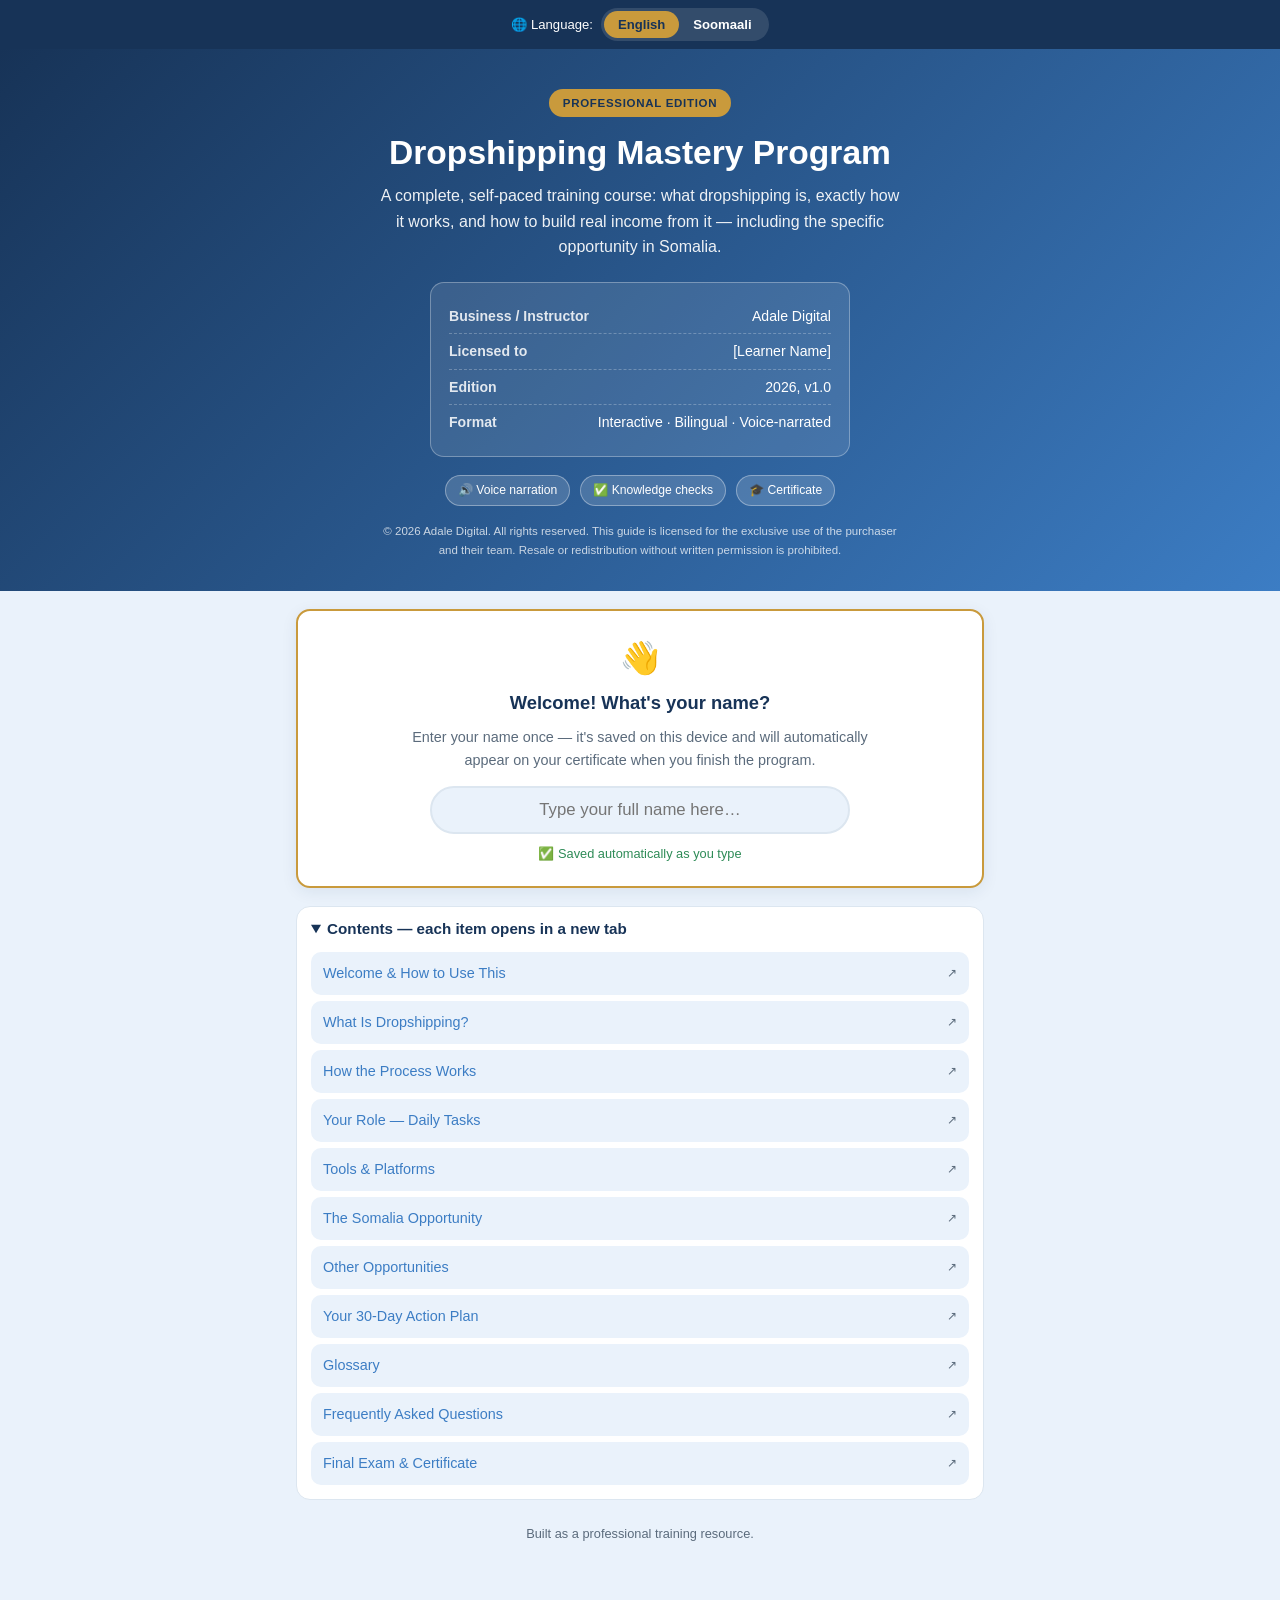
<file: index.html>
<!DOCTYPE html>
<html lang="en" data-lang="en">
<head>
<meta charset="UTF-8">
<meta name="viewport" content="width=device-width, initial-scale=1.0">
<title>Dropshipping Mastery Program — Adale Digital</title>
<style>
:root{
  --navy:#173357;
  --blue:#3C7DC4;
  --sky:#EAF2FB;
  --gold:#C99A3C;
  --ink:#1B2430;
  --muted:#5B6B7C;
  --line:#DCE6F0;
  --white:#FFFFFF;
  --good:#2E8B57;
  --bad:#B0392B;
  --radius:14px;
}
*{box-sizing:border-box;}
html{scroll-behavior:smooth;}
[data-lang="en"] .so{display:none !important;}
[data-lang="so"] .en{display:none !important;}
body{
  margin:0;
  font-family:-apple-system,BlinkMacSystemFont,"Segoe UI",Roboto,Helvetica,Arial,sans-serif;
  background:var(--sky);
  color:var(--ink);
  line-height:1.6;
  padding-bottom:60px;
}

/* ---------- Top control bar ---------- */
.control-bar{
  position:sticky;
  top:0;
  z-index:60;
  background:var(--navy);
  color:var(--white);
  padding:8px 12px;
  display:flex;
  align-items:center;
  justify-content:center;
  gap:8px;
  flex-wrap:wrap;
  font-size:0.82rem;
}
.lang-toggle{
  display:inline-flex;
  background:rgba(255,255,255,0.12);
  border-radius:999px;
  padding:3px;
}
.lang-toggle button{
  border:none;
  background:transparent;
  color:var(--white);
  padding:6px 14px;
  border-radius:999px;
  font-size:0.82rem;
  font-weight:700;
  cursor:pointer;
}
.lang-toggle button.active{
  background:var(--gold);
  color:var(--navy);
}

/* ---------- Page navigation (Home / Prev / Next) ---------- */
.pagenav{
  max-width:720px;
  margin:14px auto 0;
  padding:0 16px;
  display:flex;
  justify-content:space-between;
  gap:8px;
  flex-wrap:wrap;
}
.pagenav a{
  background:var(--white);
  border:1px solid var(--line);
  color:var(--navy);
  text-decoration:none;
  font-size:0.82rem;
  font-weight:600;
  padding:8px 14px;
  border-radius:999px;
  white-space:nowrap;
}
.pagenav a:hover{background:var(--sky);}
.pagenav a.home{color:var(--blue);}

/* ---------- Cover ---------- */
header.cover{
  background:linear-gradient(135deg,var(--navy),var(--blue));
  color:var(--white);
  padding:40px 20px 32px;
  text-align:center;
}
header.cover .badge{
  display:inline-block;
  background:var(--gold);
  color:var(--navy);
  font-weight:800;
  font-size:0.72rem;
  letter-spacing:0.06em;
  text-transform:uppercase;
  padding:5px 14px;
  border-radius:999px;
  margin-bottom:14px;
}
header.cover h1{
  margin:0 0 8px;
  font-size:1.7rem;
  line-height:1.3;
}
header.cover p.tagline{
  margin:0 auto;
  font-size:1rem;
  opacity:0.92;
  max-width:520px;
}
.cover-card{
  background:rgba(255,255,255,0.1);
  border:1px solid rgba(255,255,255,0.3);
  border-radius:var(--radius);
  max-width:420px;
  margin:22px auto 0;
  padding:16px 18px;
  text-align:left;
  font-size:0.88rem;
}
.cover-card .row{
  display:flex;
  flex-wrap:wrap;
  justify-content:space-between;
  gap:4px 12px;
  padding:6px 0;
  border-bottom:1px dashed rgba(255,255,255,0.25);
}
.cover-card .row:last-child{border-bottom:none;}
.cover-card .row b{opacity:0.85;font-weight:600;margin-right:8px;}
.meta-row{
  display:flex;
  justify-content:center;
  gap:10px;
  flex-wrap:wrap;
  margin-top:18px;
}
.pill{
  background:rgba(255,255,255,0.15);
  border:1px solid rgba(255,255,255,0.35);
  padding:5px 12px;
  border-radius:999px;
  font-size:0.76rem;
}
.license-note{
  max-width:520px;
  margin:16px auto 0;
  font-size:0.72rem;
  opacity:0.75;
}

nav.toc{
  max-width:720px;
  margin:18px auto 0;
  padding:0 16px;
}
nav.toc details{
  background:var(--white);
  border:1px solid var(--line);
  border-radius:var(--radius);
  padding:10px 14px;
}
nav.toc summary{
  font-weight:600;
  cursor:pointer;
  color:var(--navy);
  font-size:0.95rem;
}
nav.toc ul{
  list-style:none;
  margin:10px 0 4px;
  padding:0;
  display:grid;
  gap:6px;
}
nav.toc a{
  display:flex;
  justify-content:space-between;
  align-items:center;
  color:var(--blue);
  text-decoration:none;
  font-size:0.9rem;
  background:var(--sky);
  padding:10px 12px;
  border-radius:10px;
}
nav.toc a:hover{background:#DCEAFB;}
nav.toc a .go{font-size:0.75rem;color:var(--muted);}

.voice-settings{
  max-width:720px;
  margin:14px auto 0;
  padding:0 16px 8px;
}
.voice-settings-inner{
  background:var(--white);
  border:1px solid var(--line);
  border-radius:var(--radius);
  padding:12px 16px;
  display:flex;
  align-items:center;
  gap:12px;
  flex-wrap:wrap;
  font-size:0.85rem;
  color:var(--muted);
}
.voice-settings-inner select, .voice-settings-inner input[type=range]{
  accent-color:var(--blue);
}
.voice-note{
  font-size:0.76rem;
  color:var(--bad);
  display:none;
  width:100%;
}
.voice-note.show{display:block;}
#genderNote{color:var(--muted);}
.gender-toggle{
  display:inline-flex;
  background:var(--sky);
  border-radius:999px;
  padding:3px;
  gap:2px;
}
.gender-toggle .gbtn{
  border:none;
  background:transparent;
  color:var(--navy);
  padding:5px 10px;
  border-radius:999px;
  font-size:0.78rem;
  font-weight:600;
  cursor:pointer;
}
.gender-toggle .gbtn.active{
  background:var(--blue);
  color:var(--white);
}

main{
  max-width:720px;
  margin:0 auto;
  padding:20px 16px 10px;
}

section.module{
  background:var(--white);
  border:1px solid var(--line);
  border-radius:var(--radius);
  padding:20px 18px;
  margin-bottom:18px;
}
section.module .tag{
  display:inline-block;
  background:var(--sky);
  color:var(--navy);
  font-size:0.72rem;
  font-weight:700;
  letter-spacing:0.04em;
  text-transform:uppercase;
  padding:4px 10px;
  border-radius:999px;
  margin-bottom:10px;
}
section.module h2{
  margin:0 0 6px;
  font-size:1.25rem;
  color:var(--navy);
}
section.module h3{
  font-size:1.02rem;
  color:var(--navy);
  margin:18px 0 6px;
}
section.module p{
  margin:8px 0;
  color:var(--ink);
  font-size:0.96rem;
}
section.module ul, section.module ol{
  margin:8px 0;
  padding-left:22px;
}
section.module li{
  margin-bottom:6px;
  font-size:0.95rem;
}
.callout{
  background:var(--sky);
  border-left:4px solid var(--blue);
  padding:12px 14px;
  border-radius:8px;
  margin:14px 0;
  font-size:0.92rem;
}
.callout.gold{
  border-left-color:var(--gold);
  background:#FBF3E3;
}
.callout strong{color:var(--navy);}

.listen-row{
  display:flex;
  align-items:center;
  gap:8px;
  flex-wrap:wrap;
  margin-bottom:14px;
}
button.listen-btn{
  display:inline-flex;
  align-items:center;
  gap:6px;
  background:var(--navy);
  color:var(--white);
  border:none;
  padding:8px 14px;
  border-radius:999px;
  font-size:0.85rem;
  cursor:pointer;
}
button.listen-btn.playing{background:var(--good);}
button.stop-btn{
  background:var(--white);
  color:var(--navy);
  border:1px solid var(--line);
  padding:8px 12px;
  border-radius:999px;
  font-size:0.85rem;
  cursor:pointer;
}

.flow{
  display:flex;
  flex-wrap:wrap;
  gap:8px;
  align-items:center;
  justify-content:center;
  margin:16px 0;
}
.flow .box{
  background:var(--sky);
  border:1px solid var(--line);
  border-radius:10px;
  padding:10px 12px;
  font-size:0.82rem;
  text-align:center;
  color:var(--navy);
  font-weight:600;
  min-width:100px;
}
.flow .arrow{
  color:var(--gold);
  font-size:1.1rem;
}

table.compare{
  width:100%;
  border-collapse:collapse;
  font-size:0.85rem;
  margin:12px 0;
}
table.compare th, table.compare td{
  border:1px solid var(--line);
  padding:8px;
  text-align:left;
  vertical-align:top;
}
table.compare th{
  background:var(--sky);
  color:var(--navy);
}

.checklist label{
  display:flex;
  align-items:flex-start;
  gap:10px;
  padding:8px 0;
  border-bottom:1px dashed var(--line);
  font-size:0.94rem;
  cursor:pointer;
}
.checklist label:last-child{border-bottom:none;}
.checklist input[type=checkbox]{
  margin-top:3px;
  width:18px;
  height:18px;
  accent-color:var(--good);
  flex-shrink:0;
}
.checklist input:checked + span{
  text-decoration:line-through;
  color:var(--muted);
}

.glossary dt{
  font-weight:700;
  color:var(--navy);
  margin-top:10px;
}
.glossary dd{
  margin:2px 0 0;
  font-size:0.92rem;
  color:var(--ink);
}

/* ---------- Quiz ---------- */
.quiz{
  background:var(--sky);
  border:1px solid var(--line);
  border-radius:12px;
  padding:14px 14px 6px;
  margin-top:18px;
}
.quiz-header{
  font-weight:700;
  color:var(--navy);
  font-size:0.95rem;
  margin-bottom:8px;
  display:flex;
  align-items:center;
  gap:6px;
}
.quiz-q{
  background:var(--white);
  border:1px solid var(--line);
  border-radius:10px;
  padding:12px 14px;
  margin-bottom:10px;
}
.quiz-q p.stem{
  font-weight:600;
  margin:0 0 8px;
  font-size:0.92rem;
  color:var(--ink);
}
.quiz-q label{
  display:flex;
  align-items:flex-start;
  gap:8px;
  padding:5px 0;
  font-size:0.9rem;
  cursor:pointer;
}
.quiz-q input[type=radio]{
  margin-top:3px;
  accent-color:var(--blue);
}
.feedback{
  margin-top:8px;
  padding:8px 10px;
  border-radius:8px;
  font-size:0.85rem;
  display:none;
}
.feedback.correct{
  display:block;
  background:#E4F3EA;
  color:var(--good);
}
.feedback.incorrect{
  display:block;
  background:#FBEAE3;
  color:var(--bad);
}

.badge-good{
  background:#E4F3EA;
  color:var(--good);
  padding:2px 8px;
  border-radius:6px;
  font-size:0.75rem;
  font-weight:700;
}

/* ---------- Certificate ---------- */
.cert{
  border:3px double var(--gold);
  border-radius:12px;
  padding:26px 20px;
  text-align:center;
  background:linear-gradient(180deg,#FFFFFF,#FBF7EE);
}
.cert .star{font-size:22px;color:var(--gold);}
.cert h3{
  color:var(--navy);
  margin:6px 0 2px;
  font-size:1.1rem;
}
.cert input[type=text]{
  border:none;
  border-bottom:2px solid var(--gold);
  background:transparent;
  text-align:center;
  font-size:1.1rem;
  color:var(--navy);
  font-weight:700;
  padding:6px 4px;
  width:80%;
  margin:10px 0;
}
.cert .scoreline{
  margin-top:14px;
  font-size:0.9rem;
  color:var(--muted);
}
.print-btn{
  background:var(--gold);
  color:var(--navy);
  border:none;
  padding:10px 18px;
  border-radius:999px;
  font-weight:700;
  font-size:0.88rem;
  cursor:pointer;
  margin-top:14px;
}
@media print{
  .control-bar, .pagenav, nav.toc, .voice-settings, .print-btn, .profile-bar, .name-gate, footer{display:none !important;}
  /* On the certificate page, printing should show ONLY the certificate — not the exam questions. */
  #certificate > *:not(.cert){display:none !important;}
  body{background:white;padding-bottom:0;}
  main{padding:0;max-width:none;}
  section.module{border:none;padding:0;}
}

/* ---------- Learner profile bar ---------- */
.profile-bar{
  background:var(--white);
  border-bottom:1px solid var(--line);
  padding:8px 16px;
  display:flex;
  align-items:center;
  justify-content:center;
  gap:8px;
  font-size:0.82rem;
  color:var(--muted);
  flex-wrap:wrap;
}
.profile-bar input{
  border:1px solid var(--line);
  border-radius:999px;
  padding:6px 12px;
  font-size:0.82rem;
  max-width:220px;
  color:var(--ink);
  background:var(--sky);
}
.profile-bar .saved-hint{font-size:0.72rem;color:var(--muted);opacity:0.8;}

/* ---------- Prominent name-entry card (index/landing page) ---------- */
.name-gate{
  max-width:720px;
  margin:18px auto 0;
  padding:0 16px;
}
.name-gate-inner{
  background:var(--white);
  border:2px solid var(--gold);
  border-radius:var(--radius);
  padding:22px 20px;
  text-align:center;
  box-shadow:0 4px 16px rgba(23,51,87,0.08);
}
.name-gate .wave{font-size:2rem;margin-bottom:4px;}
.name-gate h2{
  margin:0 0 8px;
  font-size:1.15rem;
  color:var(--navy);
}
.name-gate p{
  margin:0 0 14px;
  font-size:0.9rem;
  color:var(--muted);
  max-width:480px;
  margin-left:auto;
  margin-right:auto;
}
.name-gate-input{
  width:100%;
  max-width:420px;
  border:2px solid var(--line);
  border-radius:999px;
  padding:12px 20px;
  font-size:1.05rem;
  color:var(--ink);
  text-align:center;
  background:var(--sky);
}
.name-gate-input:focus{
  outline:none;
  border-color:var(--blue);
}
.name-gate .saved-hint{
  margin-top:10px;
  margin-bottom:0;
  font-size:0.8rem;
  color:var(--good);
}

footer{
  text-align:center;
  color:var(--muted);
  font-size:0.8rem;
  padding:24px 16px 40px;
}

@media (min-width:640px){
  header.cover h1{font-size:2.1rem;}
}

</style>
</head>
<body>

<div class="control-bar">
  <span class="en">🌐 Language:</span><span class="so">🌐 Luuqad:</span>
  <div class="lang-toggle">
    <button id="btnEn" class="active" onclick="setLang('en')">English</button>
    <button id="btnSo" onclick="setLang('so')">Soomaali</button>
  </div>
</div>

<header class="cover">
  <div class="badge"><span class="en">Professional Edition</span><span class="so">Nooca Xirfadeed</span></div>
  <h1><span class="en">Dropshipping Mastery Program</span><span class="so">Barnaamijka Xirfadeed ee Dropshipping-ka</span></h1>
  <p class="tagline">
    <span class="en">A complete, self-paced training course: what dropshipping is, exactly how it works, and how to build real income from it — including the specific opportunity in Somalia.</span>
    <span class="so">Koorso tababar oo dhamaystiran, oo aad la socon karto xawliga aad rabto: waxa dropshipping-ku yahay, sida ay si sax ah u shaqeyso, iyo sida loo dhiso dakhli dhab ah — oo ay ku jiraan fursadaha gaarka ah ee Soomaaliya.</span>
  </p>
  <div class="cover-card">
    <div class="row"><b class="en">Business / Instructor</b><b class="so">Ganacsiga / Macallinka</b><span>Adale Digital</span></div>
    <div class="row"><b class="en">Licensed to</b><b class="so">Loo ogolaaday</b><span id="licenseeName">[Learner Name]</span></div>
    <div class="row"><b class="en">Edition</b><b class="so">Daabacaadda</b><span>2026, v1.0</span></div>
    <div class="row"><b class="en">Format</b><b class="so">Qaabka</b><span><span class="en">Interactive · Bilingual · Voice-narrated</span><span class="so">Falcelin leh · Laba-luuqadood · Cod lagu akhriyo</span></span></div>
  </div>
  <div class="meta-row">
    <span class="pill">🔊 <span class="en">Voice narration</span><span class="so">Cod-akhris</span></span>
    <span class="pill">✅ <span class="en">Knowledge checks</span><span class="so">Imtixaano</span></span>
    <span class="pill">🎓 <span class="en">Certificate</span><span class="so">Shahaado</span></span>
  </div>
  <p class="license-note">
    <span class="en">© 2026 Adale Digital. All rights reserved. This guide is licensed for the exclusive use of the purchaser and their team. Resale or redistribution without written permission is prohibited.</span>
    <span class="so">© 2026 Adale Digital. Dhammaan xuquuqda way dhowran yihiin. Buugan waxaa loo ogol yahay isticmaalka gadashadiisa iyo kooxdiisa oo keliya. Iib-dib-u-gadis ama faafin la\'aan idan qoraal ah waa mamnuuc.</span>
  </p>
</header>

<div class="name-gate">
  <div class="name-gate-inner">
    <div class="wave">👋</div>
    <h2><span class="en">Welcome! What's your name?</span><span class="so">Soo dhawoow! Waa maxay magacaaga?</span></h2>
    <p><span class="en">Enter your name once — it's saved on this device and will automatically appear on your certificate when you finish the program.</span><span class="so">Geli magacaaga hal mar — waxaa lagu kaydiyaa qalabkan, waxayna si toos ah ugu muuqan doontaa shahaadadaada marka aad dhamaystirto barnaamijka.</span></p>
    <input id="profileName" class="name-gate-input" placeholder="Type your full name here…">
    <p class="saved-hint">✅ <span class="en">Saved automatically as you type</span><span class="so">Waxaa si toos ah loo kaydiyaa markaad qorto</span></p>
  </div>
</div>

<nav class="toc">
  <details open>
    <summary><span class="en">Contents — each item opens in a new tab</span><span class="so">Waxyaabaha ku jira — qayb kastaa waxay ku furmaysaa tab cusub</span></summary>
    <ul>
      <li><a href="welcome.html" target="_blank" class="sitelink" data-page="welcome.html"><span class="en">Welcome &amp; How to Use This</span><span class="so">Soo Dhawoow &amp; Sida Loo Isticmaalo</span> <span class="go">↗</span></a></li>
      <li><a href="module-1.html" target="_blank" class="sitelink" data-page="module-1.html"><span class="en">What Is Dropshipping?</span><span class="so">Waa Maxay Dropshipping-ku?</span> <span class="go">↗</span></a></li>
      <li><a href="module-2.html" target="_blank" class="sitelink" data-page="module-2.html"><span class="en">How the Process Works</span><span class="so">Sida Habraacu u Shaqeeyo</span> <span class="go">↗</span></a></li>
      <li><a href="module-3.html" target="_blank" class="sitelink" data-page="module-3.html"><span class="en">Your Role — Daily Tasks</span><span class="so">Doorkaaga — Hawlaha Maalinlaha ah</span> <span class="go">↗</span></a></li>
      <li><a href="module-4.html" target="_blank" class="sitelink" data-page="module-4.html"><span class="en">Tools &amp; Platforms</span><span class="so">Aaladaha &amp; Barxadaha</span> <span class="go">↗</span></a></li>
      <li><a href="module-5.html" target="_blank" class="sitelink" data-page="module-5.html"><span class="en">The Somalia Opportunity</span><span class="so">Fursadda Soomaaliya</span> <span class="go">↗</span></a></li>
      <li><a href="module-6.html" target="_blank" class="sitelink" data-page="module-6.html"><span class="en">Other Opportunities</span><span class="so">Fursado Kale</span> <span class="go">↗</span></a></li>
      <li><a href="module-7.html" target="_blank" class="sitelink" data-page="module-7.html"><span class="en">Your 30-Day Action Plan</span><span class="so">Qorshaha 30-ka Maalmood</span> <span class="go">↗</span></a></li>
      <li><a href="module-8.html" target="_blank" class="sitelink" data-page="module-8.html"><span class="en">Glossary</span><span class="so">Ereyada Muhiimka ah</span> <span class="go">↗</span></a></li>
      <li><a href="faq.html" target="_blank" class="sitelink" data-page="faq.html"><span class="en">Frequently Asked Questions</span><span class="so">Su\'aalaha Badanaa La Isweydiiyo</span> <span class="go">↗</span></a></li>
      <li><a href="certificate.html" target="_blank" class="sitelink" data-page="certificate.html"><span class="en">Final Exam &amp; Certificate</span><span class="so">Imtixaanka Ugu Dambeeya &amp; Shahaadada</span> <span class="go">↗</span></a></li>
    </ul>
  </details>
</nav>

<footer>
  <span class="en">Built as a professional training resource.</span>
  <span class="so">Waxaa loo dhisay sida agabka tababarka xirfadeed.</span>
</footer>

<script>
// ---------- Storage helpers (guarded — some browsers block storage on file:// pages) ----------
function safeGet(key){ try{ return localStorage.getItem(key); }catch(e){ return null; } }
function safeSet(key, val){ try{ localStorage.setItem(key, val); }catch(e){} }

// ---------- Learner profile (remembers the learner's name across pages/visits) ----------
function initProfile(){
  const stored = safeGet('dm_learner_name') || '';
  const pi = document.getElementById('profileName');
  const ln = document.getElementById('licenseeName');
  if(ln && stored) ln.textContent = stored;
  if(pi){
    pi.value = stored;
    pi.addEventListener('input', () => {
      safeSet('dm_learner_name', pi.value);
      if(ln) ln.textContent = pi.value || '[Learner Name]';
    });
  }
  const cn = document.getElementById('certName');
  if(cn){
    if(stored && !cn.value) cn.value = stored;
    cn.addEventListener('input', () => safeSet('dm_learner_name', cn.value));
  }
}

// ---------- Language ----------
function getQueryLang(){
  return new URLSearchParams(window.location.search).get('lang');
}

function refreshSiteLinks(lang){
  document.querySelectorAll('a.sitelink[data-page]').forEach(a => {
    const page = a.dataset.page;
    a.setAttribute('href', page + (lang && lang !== 'en' ? '?lang=' + lang : ''));
  });
}

function setLang(lang){
  document.documentElement.setAttribute('data-lang', lang);
  const btnEn = document.getElementById('btnEn');
  const btnSo = document.getElementById('btnSo');
  if(btnEn) btnEn.classList.toggle('active', lang === 'en');
  if(btnSo) btnSo.classList.toggle('active', lang === 'so');
  refreshSiteLinks(lang);
  if(typeof refreshVoiceList === 'function') refreshVoiceList();
}

// ---------- Quiz grading ----------
function gradeOne(input){
  const qBlock = input.closest('.quiz-q');
  const fb = qBlock.querySelector('.feedback');
  const isCorrect = input.dataset.correct === 'true';
  fb.classList.remove('correct','incorrect');
  fb.classList.add(isCorrect ? 'correct' : 'incorrect');
  fb.querySelectorAll('.correct-msg').forEach(el => el.style.display = isCorrect ? '' : 'none');
  fb.querySelectorAll('.incorrect-msg').forEach(el => el.style.display = isCorrect ? 'none' : '');
}

function calcScore(){
  const groups = {};
  document.querySelectorAll('.quiz input[type=radio]').forEach(inp => {
    if(!groups[inp.name]) groups[inp.name] = {answered:false, correct:false};
    if(inp.checked){
      groups[inp.name].answered = true;
      groups[inp.name].correct = inp.dataset.correct === 'true';
    }
  });
  const names = Object.keys(groups);
  const total = names.length;
  const answered = names.filter(n => groups[n].answered).length;
  const correct = names.filter(n => groups[n].correct).length;
  const pct = total ? Math.round((correct/total)*100) : 0;
  const lang = document.documentElement.getAttribute('data-lang');
  let msg;
  if(answered < total){
    msg = lang === 'so'
      ? ('Waxaad ka jawaabtay ' + answered + ' / ' + total + ' su\'aalood. Fadlan dhammaystir dhammaan su\'aalaha imtixaanka ugu dambeeya ka hor.')
      : ('You\'ve answered ' + answered + ' / ' + total + ' questions. Please finish all the final exam questions first.');
  } else {
    msg = lang === 'so'
      ? ('Dhibcahaaga: ' + correct + ' / ' + total + ' (' + pct + '%)')
      : ('Your score: ' + correct + ' / ' + total + ' (' + pct + '%)');
  }
  const scoreResultEl = document.getElementById('scoreResult');
  if(scoreResultEl) scoreResultEl.textContent = msg;
  if(answered === total){
    const certLine = document.getElementById('certScoreline');
    if(certLine){
      certLine.innerHTML = '<span class="en">Score: ' + correct + '/' + total + ' (' + pct + '%)' + (pct>=70 ? ' — Passed' : ' — Review recommended') + '</span>' +
                            '<span class="so">Dhibco: ' + correct + '/' + total + ' (' + pct + '%)' + (pct>=70 ? ' — Ku Guuleystay' : ' — Dib u eegis ayaa lagula talinayaa') + '</span>';
    }
  }
}

// ---------- Text-to-speech ----------
let voices = [];
let genderFilter = 'any';
let currentBtn = null;

const FEMALE_HINTS = ['female','samantha','victoria','karen','moira','tessa','fiona','zira','susan','allison','ava','samira','salli','joanna','kendra','kimberly','amy','emma','ivy','salma','laila'];
const MALE_HINTS = ['male','alex','daniel','fred','thomas','david','mark','james','george','arthur','oliver','ryan','justin','matthew','majed','tarik'];
function detectGender(voice){
  const n = (voice.name || '').toLowerCase();
  if(FEMALE_HINTS.some(h => n.includes(h))) return 'female';
  if(MALE_HINTS.some(h => n.includes(h))) return 'male';
  return 'unknown';
}

function setGender(g){
  genderFilter = g;
  document.querySelectorAll('.gbtn').forEach(b => b.classList.toggle('active', b.dataset.gender === g));
  refreshVoiceList();
}

function refreshVoiceList(){
  const voiceSelect = document.getElementById('voiceSelect');
  const voiceNote = document.getElementById('voiceNote');
  if(!voiceSelect || !voices.length) return;
  const lang = document.documentElement.getAttribute('data-lang');
  voiceSelect.innerHTML = '';

  let pool = voices.map((v, i) => ({v, i}));
  if(genderFilter !== 'any'){
    const filtered = pool.filter(p => detectGender(p.v) === genderFilter);
    if(filtered.length) pool = filtered; // fall back to full list if none match, rather than showing empty
  }

  pool.forEach(p => {
    const opt = document.createElement('option');
    opt.value = p.i;
    opt.textContent = p.v.name + ' (' + p.v.lang + ')';
    voiceSelect.appendChild(opt);
  });

  if(lang === 'so'){
    const soMatch = pool.find(p => p.v.lang && p.v.lang.toLowerCase().startsWith('so'));
    if(soMatch){
      voiceSelect.value = soMatch.i;
      if(voiceNote) voiceNote.classList.remove('show');
    } else if(voiceNote){
      voiceNote.classList.add('show');
    }
  } else {
    if(voiceNote) voiceNote.classList.remove('show');
    const enMatch = pool.find(p => p.v.lang && p.v.lang.startsWith('en'));
    if(enMatch) voiceSelect.value = enMatch.i;
  }
}
function populateVoices(){
  voices = speechSynthesis.getVoices();
  refreshVoiceList();
}
if('speechSynthesis' in window){
  populateVoices();
  speechSynthesis.onvoiceschanged = populateVoices;
} else {
  document.addEventListener('DOMContentLoaded', () => {
    document.querySelectorAll('.listen-btn').forEach(b => { b.disabled = true; });
  });
}

function stopSpeech(){
  speechSynthesis.cancel();
  if(currentBtn){ currentBtn.classList.remove('playing'); }
  currentBtn = null;
}

function speakText(text, btn){
  stopSpeech();
  const voiceSelect = document.getElementById('voiceSelect');
  const rateRange = document.getElementById('rateRange');
  const utter = new SpeechSynthesisUtterance(text);
  const vIdx = voiceSelect ? voiceSelect.value : null;
  if(voices[vIdx]) utter.voice = voices[vIdx];
  utter.rate = rateRange ? parseFloat(rateRange.value) : 0.9;
  utter.onend = stopSpeech;
  utter.onerror = stopSpeech;
  currentBtn = btn;
  if(btn) btn.classList.add('playing');
  speechSynthesis.speak(utter);
}

document.addEventListener('DOMContentLoaded', () => {
  document.querySelectorAll('.listen-btn').forEach(btn => {
    btn.addEventListener('click', () => {
      const targetId = btn.getAttribute('data-target');
      const el = document.getElementById(targetId);
      speakText(el.innerText, btn);
    });
  });

  const certDateEl = document.getElementById('certDate');
  if(certDateEl) certDateEl.textContent = new Date().toDateString();

  initProfile();

  // Initialize language from the URL (?lang=so) so it can be carried across pages via links.
  const initialLang = getQueryLang() === 'so' ? 'so' : 'en';
  setLang(initialLang);
});

</script>
</body>
</html>
</file>
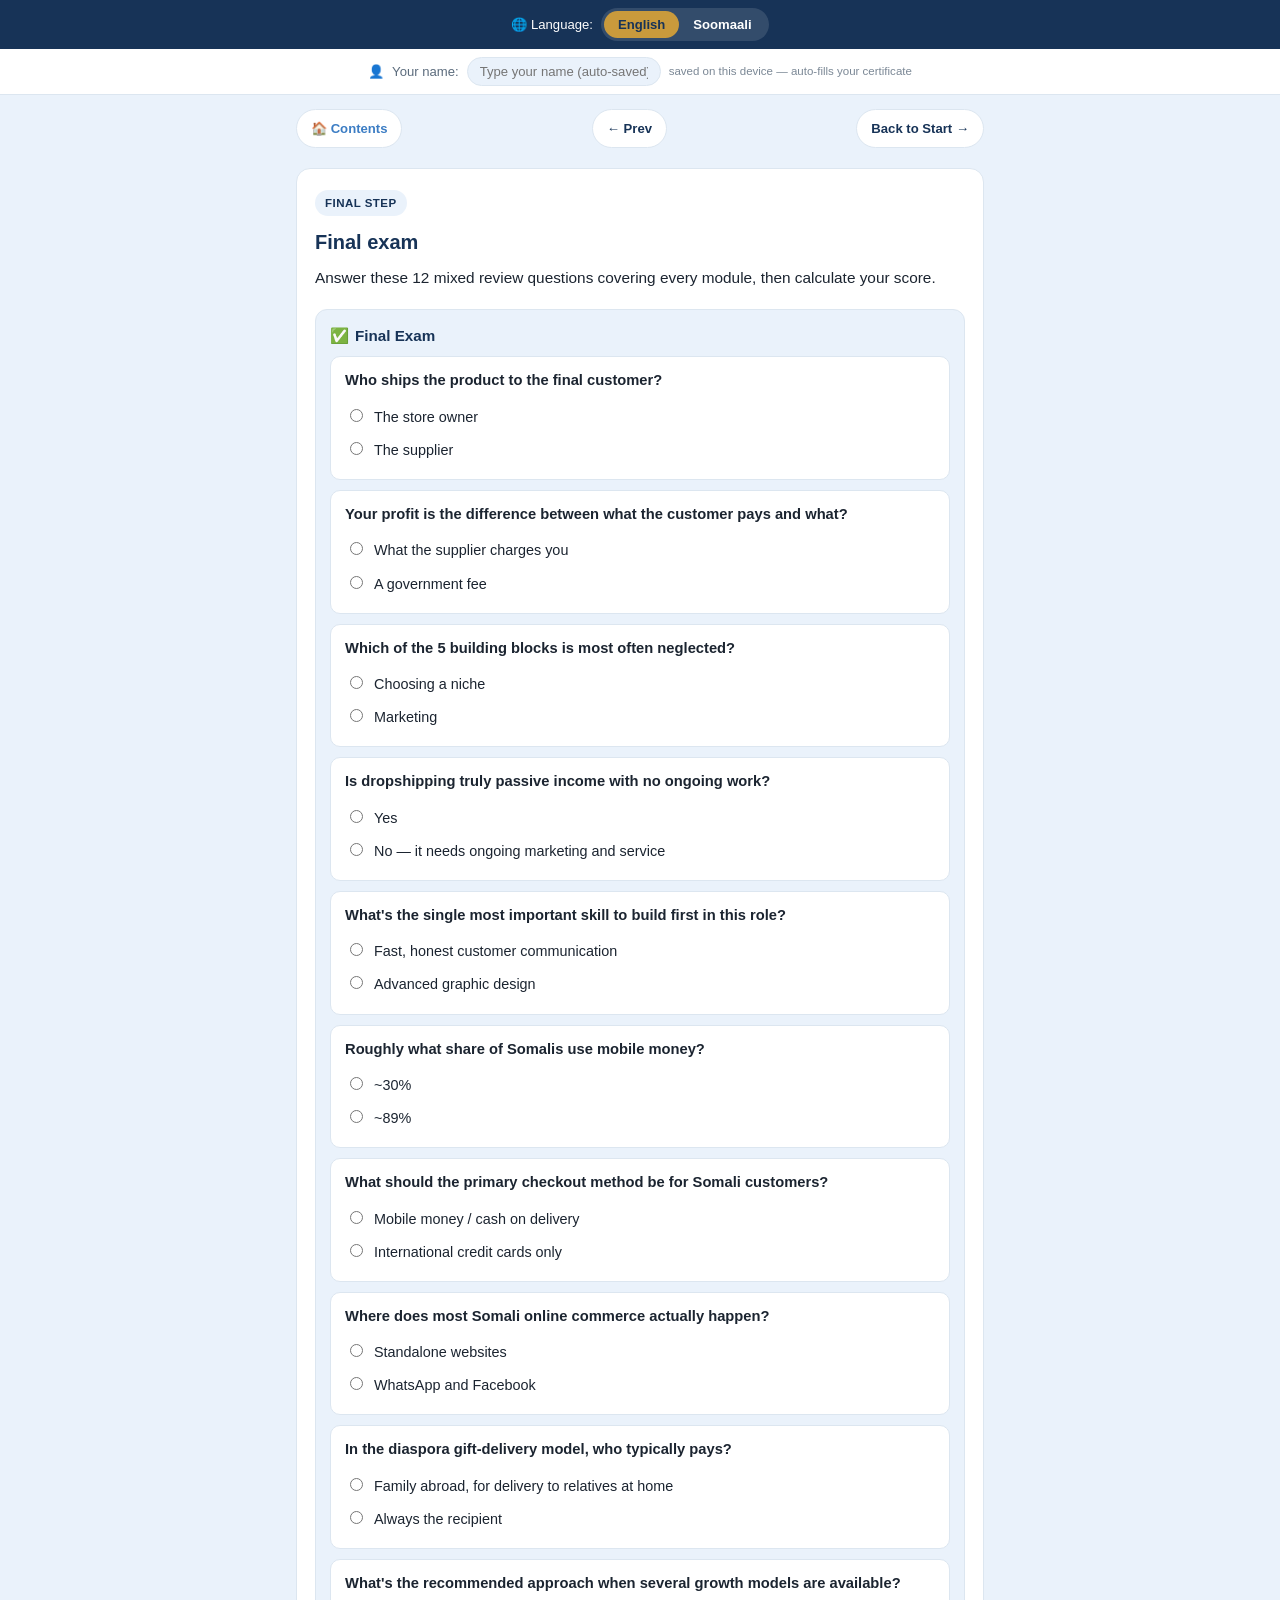
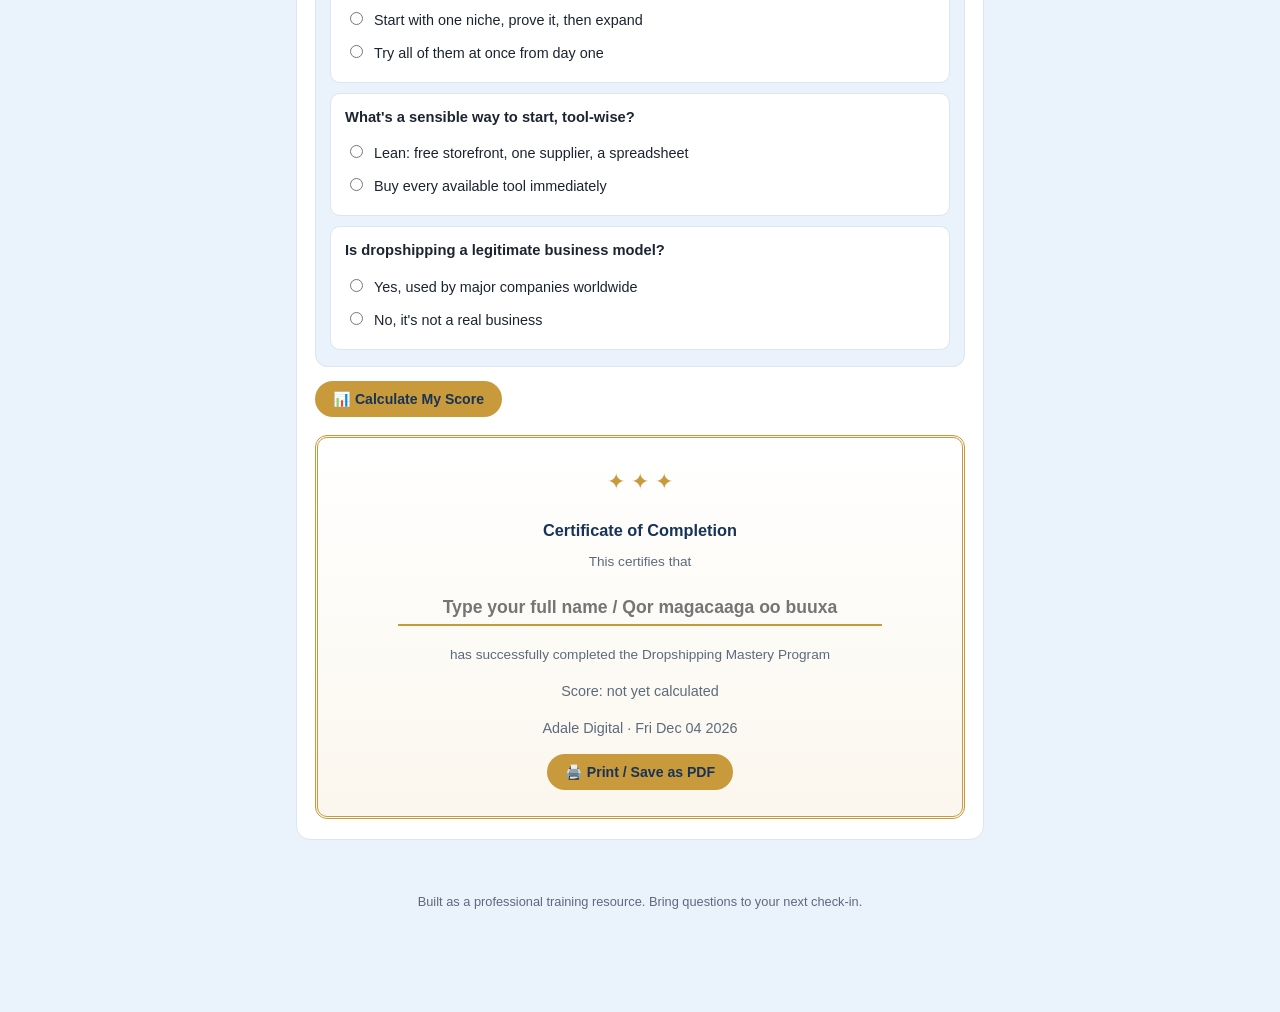
<file: certificate.html>
<!DOCTYPE html>
<html lang="en" data-lang="en">
<head>
<meta charset="UTF-8">
<meta name="viewport" content="width=device-width, initial-scale=1.0">
<title>Final Exam &amp; Certificate — Dropshipping Mastery Program</title>
<style>
:root{
  --navy:#173357;
  --blue:#3C7DC4;
  --sky:#EAF2FB;
  --gold:#C99A3C;
  --ink:#1B2430;
  --muted:#5B6B7C;
  --line:#DCE6F0;
  --white:#FFFFFF;
  --good:#2E8B57;
  --bad:#B0392B;
  --radius:14px;
}
*{box-sizing:border-box;}
html{scroll-behavior:smooth;}
[data-lang="en"] .so{display:none !important;}
[data-lang="so"] .en{display:none !important;}
body{
  margin:0;
  font-family:-apple-system,BlinkMacSystemFont,"Segoe UI",Roboto,Helvetica,Arial,sans-serif;
  background:var(--sky);
  color:var(--ink);
  line-height:1.6;
  padding-bottom:60px;
}

/* ---------- Top control bar ---------- */
.control-bar{
  position:sticky;
  top:0;
  z-index:60;
  background:var(--navy);
  color:var(--white);
  padding:8px 12px;
  display:flex;
  align-items:center;
  justify-content:center;
  gap:8px;
  flex-wrap:wrap;
  font-size:0.82rem;
}
.lang-toggle{
  display:inline-flex;
  background:rgba(255,255,255,0.12);
  border-radius:999px;
  padding:3px;
}
.lang-toggle button{
  border:none;
  background:transparent;
  color:var(--white);
  padding:6px 14px;
  border-radius:999px;
  font-size:0.82rem;
  font-weight:700;
  cursor:pointer;
}
.lang-toggle button.active{
  background:var(--gold);
  color:var(--navy);
}

/* ---------- Page navigation (Home / Prev / Next) ---------- */
.pagenav{
  max-width:720px;
  margin:14px auto 0;
  padding:0 16px;
  display:flex;
  justify-content:space-between;
  gap:8px;
  flex-wrap:wrap;
}
.pagenav a{
  background:var(--white);
  border:1px solid var(--line);
  color:var(--navy);
  text-decoration:none;
  font-size:0.82rem;
  font-weight:600;
  padding:8px 14px;
  border-radius:999px;
  white-space:nowrap;
}
.pagenav a:hover{background:var(--sky);}
.pagenav a.home{color:var(--blue);}

/* ---------- Cover ---------- */
header.cover{
  background:linear-gradient(135deg,var(--navy),var(--blue));
  color:var(--white);
  padding:40px 20px 32px;
  text-align:center;
}
header.cover .badge{
  display:inline-block;
  background:var(--gold);
  color:var(--navy);
  font-weight:800;
  font-size:0.72rem;
  letter-spacing:0.06em;
  text-transform:uppercase;
  padding:5px 14px;
  border-radius:999px;
  margin-bottom:14px;
}
header.cover h1{
  margin:0 0 8px;
  font-size:1.7rem;
  line-height:1.3;
}
header.cover p.tagline{
  margin:0 auto;
  font-size:1rem;
  opacity:0.92;
  max-width:520px;
}
.cover-card{
  background:rgba(255,255,255,0.1);
  border:1px solid rgba(255,255,255,0.3);
  border-radius:var(--radius);
  max-width:420px;
  margin:22px auto 0;
  padding:16px 18px;
  text-align:left;
  font-size:0.88rem;
}
.cover-card .row{
  display:flex;
  flex-wrap:wrap;
  justify-content:space-between;
  gap:4px 12px;
  padding:6px 0;
  border-bottom:1px dashed rgba(255,255,255,0.25);
}
.cover-card .row:last-child{border-bottom:none;}
.cover-card .row b{opacity:0.85;font-weight:600;margin-right:8px;}
.meta-row{
  display:flex;
  justify-content:center;
  gap:10px;
  flex-wrap:wrap;
  margin-top:18px;
}
.pill{
  background:rgba(255,255,255,0.15);
  border:1px solid rgba(255,255,255,0.35);
  padding:5px 12px;
  border-radius:999px;
  font-size:0.76rem;
}
.license-note{
  max-width:520px;
  margin:16px auto 0;
  font-size:0.72rem;
  opacity:0.75;
}

nav.toc{
  max-width:720px;
  margin:18px auto 0;
  padding:0 16px;
}
nav.toc details{
  background:var(--white);
  border:1px solid var(--line);
  border-radius:var(--radius);
  padding:10px 14px;
}
nav.toc summary{
  font-weight:600;
  cursor:pointer;
  color:var(--navy);
  font-size:0.95rem;
}
nav.toc ul{
  list-style:none;
  margin:10px 0 4px;
  padding:0;
  display:grid;
  gap:6px;
}
nav.toc a{
  display:flex;
  justify-content:space-between;
  align-items:center;
  color:var(--blue);
  text-decoration:none;
  font-size:0.9rem;
  background:var(--sky);
  padding:10px 12px;
  border-radius:10px;
}
nav.toc a:hover{background:#DCEAFB;}
nav.toc a .go{font-size:0.75rem;color:var(--muted);}

.voice-settings{
  max-width:720px;
  margin:14px auto 0;
  padding:0 16px 8px;
}
.voice-settings-inner{
  background:var(--white);
  border:1px solid var(--line);
  border-radius:var(--radius);
  padding:12px 16px;
  display:flex;
  align-items:center;
  gap:12px;
  flex-wrap:wrap;
  font-size:0.85rem;
  color:var(--muted);
}
.voice-settings-inner select, .voice-settings-inner input[type=range]{
  accent-color:var(--blue);
}
.voice-note{
  font-size:0.76rem;
  color:var(--bad);
  display:none;
  width:100%;
}
.voice-note.show{display:block;}
#genderNote{color:var(--muted);}
.gender-toggle{
  display:inline-flex;
  background:var(--sky);
  border-radius:999px;
  padding:3px;
  gap:2px;
}
.gender-toggle .gbtn{
  border:none;
  background:transparent;
  color:var(--navy);
  padding:5px 10px;
  border-radius:999px;
  font-size:0.78rem;
  font-weight:600;
  cursor:pointer;
}
.gender-toggle .gbtn.active{
  background:var(--blue);
  color:var(--white);
}

main{
  max-width:720px;
  margin:0 auto;
  padding:20px 16px 10px;
}

section.module{
  background:var(--white);
  border:1px solid var(--line);
  border-radius:var(--radius);
  padding:20px 18px;
  margin-bottom:18px;
}
section.module .tag{
  display:inline-block;
  background:var(--sky);
  color:var(--navy);
  font-size:0.72rem;
  font-weight:700;
  letter-spacing:0.04em;
  text-transform:uppercase;
  padding:4px 10px;
  border-radius:999px;
  margin-bottom:10px;
}
section.module h2{
  margin:0 0 6px;
  font-size:1.25rem;
  color:var(--navy);
}
section.module h3{
  font-size:1.02rem;
  color:var(--navy);
  margin:18px 0 6px;
}
section.module p{
  margin:8px 0;
  color:var(--ink);
  font-size:0.96rem;
}
section.module ul, section.module ol{
  margin:8px 0;
  padding-left:22px;
}
section.module li{
  margin-bottom:6px;
  font-size:0.95rem;
}
.callout{
  background:var(--sky);
  border-left:4px solid var(--blue);
  padding:12px 14px;
  border-radius:8px;
  margin:14px 0;
  font-size:0.92rem;
}
.callout.gold{
  border-left-color:var(--gold);
  background:#FBF3E3;
}
.callout strong{color:var(--navy);}

.listen-row{
  display:flex;
  align-items:center;
  gap:8px;
  flex-wrap:wrap;
  margin-bottom:14px;
}
button.listen-btn{
  display:inline-flex;
  align-items:center;
  gap:6px;
  background:var(--navy);
  color:var(--white);
  border:none;
  padding:8px 14px;
  border-radius:999px;
  font-size:0.85rem;
  cursor:pointer;
}
button.listen-btn.playing{background:var(--good);}
button.stop-btn{
  background:var(--white);
  color:var(--navy);
  border:1px solid var(--line);
  padding:8px 12px;
  border-radius:999px;
  font-size:0.85rem;
  cursor:pointer;
}

.flow{
  display:flex;
  flex-wrap:wrap;
  gap:8px;
  align-items:center;
  justify-content:center;
  margin:16px 0;
}
.flow .box{
  background:var(--sky);
  border:1px solid var(--line);
  border-radius:10px;
  padding:10px 12px;
  font-size:0.82rem;
  text-align:center;
  color:var(--navy);
  font-weight:600;
  min-width:100px;
}
.flow .arrow{
  color:var(--gold);
  font-size:1.1rem;
}

table.compare{
  width:100%;
  border-collapse:collapse;
  font-size:0.85rem;
  margin:12px 0;
}
table.compare th, table.compare td{
  border:1px solid var(--line);
  padding:8px;
  text-align:left;
  vertical-align:top;
}
table.compare th{
  background:var(--sky);
  color:var(--navy);
}

.checklist label{
  display:flex;
  align-items:flex-start;
  gap:10px;
  padding:8px 0;
  border-bottom:1px dashed var(--line);
  font-size:0.94rem;
  cursor:pointer;
}
.checklist label:last-child{border-bottom:none;}
.checklist input[type=checkbox]{
  margin-top:3px;
  width:18px;
  height:18px;
  accent-color:var(--good);
  flex-shrink:0;
}
.checklist input:checked + span{
  text-decoration:line-through;
  color:var(--muted);
}

.glossary dt{
  font-weight:700;
  color:var(--navy);
  margin-top:10px;
}
.glossary dd{
  margin:2px 0 0;
  font-size:0.92rem;
  color:var(--ink);
}

/* ---------- Quiz ---------- */
.quiz{
  background:var(--sky);
  border:1px solid var(--line);
  border-radius:12px;
  padding:14px 14px 6px;
  margin-top:18px;
}
.quiz-header{
  font-weight:700;
  color:var(--navy);
  font-size:0.95rem;
  margin-bottom:8px;
  display:flex;
  align-items:center;
  gap:6px;
}
.quiz-q{
  background:var(--white);
  border:1px solid var(--line);
  border-radius:10px;
  padding:12px 14px;
  margin-bottom:10px;
}
.quiz-q p.stem{
  font-weight:600;
  margin:0 0 8px;
  font-size:0.92rem;
  color:var(--ink);
}
.quiz-q label{
  display:flex;
  align-items:flex-start;
  gap:8px;
  padding:5px 0;
  font-size:0.9rem;
  cursor:pointer;
}
.quiz-q input[type=radio]{
  margin-top:3px;
  accent-color:var(--blue);
}
.feedback{
  margin-top:8px;
  padding:8px 10px;
  border-radius:8px;
  font-size:0.85rem;
  display:none;
}
.feedback.correct{
  display:block;
  background:#E4F3EA;
  color:var(--good);
}
.feedback.incorrect{
  display:block;
  background:#FBEAE3;
  color:var(--bad);
}

.badge-good{
  background:#E4F3EA;
  color:var(--good);
  padding:2px 8px;
  border-radius:6px;
  font-size:0.75rem;
  font-weight:700;
}

/* ---------- Certificate ---------- */
.cert{
  border:3px double var(--gold);
  border-radius:12px;
  padding:26px 20px;
  text-align:center;
  background:linear-gradient(180deg,#FFFFFF,#FBF7EE);
}
.cert .star{font-size:22px;color:var(--gold);}
.cert h3{
  color:var(--navy);
  margin:6px 0 2px;
  font-size:1.1rem;
}
.cert input[type=text]{
  border:none;
  border-bottom:2px solid var(--gold);
  background:transparent;
  text-align:center;
  font-size:1.1rem;
  color:var(--navy);
  font-weight:700;
  padding:6px 4px;
  width:80%;
  margin:10px 0;
}
.cert .scoreline{
  margin-top:14px;
  font-size:0.9rem;
  color:var(--muted);
}
.print-btn{
  background:var(--gold);
  color:var(--navy);
  border:none;
  padding:10px 18px;
  border-radius:999px;
  font-weight:700;
  font-size:0.88rem;
  cursor:pointer;
  margin-top:14px;
}
@media print{
  .control-bar, .pagenav, nav.toc, .voice-settings, .print-btn, .profile-bar, footer{display:none !important;}
  /* On the certificate page, printing should show ONLY the certificate — not the exam questions. */
  #certificate > *:not(.cert){display:none !important;}
  body{background:white;padding-bottom:0;}
  main{padding:0;max-width:none;}
  section.module{border:none;padding:0;}
}

/* ---------- Learner profile bar ---------- */
.profile-bar{
  background:var(--white);
  border-bottom:1px solid var(--line);
  padding:8px 16px;
  display:flex;
  align-items:center;
  justify-content:center;
  gap:8px;
  font-size:0.82rem;
  color:var(--muted);
  flex-wrap:wrap;
}
.profile-bar input{
  border:1px solid var(--line);
  border-radius:999px;
  padding:6px 12px;
  font-size:0.82rem;
  max-width:220px;
  color:var(--ink);
  background:var(--sky);
}
.profile-bar .saved-hint{font-size:0.72rem;color:var(--muted);opacity:0.8;}

footer{
  text-align:center;
  color:var(--muted);
  font-size:0.8rem;
  padding:24px 16px 40px;
}

@media (min-width:640px){
  header.cover h1{font-size:2.1rem;}
}

</style>
</head>
<body>

<div class="control-bar">
  <span class="en">🌐 Language:</span><span class="so">🌐 Luuqad:</span>
  <div class="lang-toggle">
    <button id="btnEn" class="active" onclick="setLang('en')">English</button>
    <button id="btnSo" onclick="setLang('so')">Soomaali</button>
  </div>
</div>

<div class="profile-bar">
  👤 <span class="en">Your name:</span><span class="so">Magacaaga:</span>
  <input id="profileName" placeholder="Type your name (auto-saved)">
  <span class="saved-hint en">saved on this device — auto-fills your certificate</span>
  <span class="saved-hint so">waa lagu kaydiyaa qalabkan — si toos ah ayuu u buuxinayaa shahaadadaada</span>
</div>

<nav class="pagenav">
  <a href="index.html" class="sitelink home" data-page="index.html">🏠 <span class="en">Contents</span><span class="so">Waxyaabaha</span></a>
  <a href="faq.html" class="sitelink" data-page="faq.html">← <span class="en">Prev</span><span class="so">Hore</span></a>
  <a href="index.html" class="sitelink" data-page="index.html"><span class="en">Back to Start</span><span class="so">Ku Noqo Bilowga</span> →</a>
</nav>

<main>
  <section class="module" id="certificate">
    <span class="tag"><span class="en">Final Step</span><span class="so">Tallaabada Ugu Dambeeysa</span></span>
    <h2><span class="en">Final exam</span><span class="so">Imtixaanka ugu dambeeya</span></h2>
    <p class="en">Answer these 12 mixed review questions covering every module, then calculate your score.</p>
    <p class="so">Ka jawaab 12-kan su'aalood oo dib u eegis ah oo ka kooban dhammaan qaybaha, kadibna xisaabi dhibcahaaga.</p>

    <div class="quiz" data-qcount="12">
      <div class="quiz-header">✅ <span class="en">Final Exam</span><span class="so">Imtixaanka Ugu Dambeeya</span></div>

      <div class="quiz-q">
        <p class="stem en">Who ships the product to the final customer?</p>
        <p class="stem so">Yaa alaabta u diraa macmiilka ugu dambeeya?</p>
        <label><input type="radio" name="qf_1" data-correct="false" onchange="gradeOne(this)"><span class="en">The store owner</span><span class="so">Milkiilaha dukaanka</span></label>
        <label><input type="radio" name="qf_1" data-correct="true" onchange="gradeOne(this)"><span class="en">The supplier</span><span class="so">Alaab-siiyaha</span></label>
        <div class="feedback">
          <span class="en correct-msg">✅ Correct.</span><span class="so correct-msg">✅ Sax.</span>
          <span class="en incorrect-msg">❌ Not quite.</span><span class="so incorrect-msg">❌ Maaha sax.</span>
        </div>
      </div>

      <div class="quiz-q">
        <p class="stem en">Your profit is the difference between what the customer pays and what?</p>
        <p class="stem so">Faa'iidadaadu waa farqiga u dhexeeya waxa macmiilku bixiyo iyo maxay?</p>
        <label><input type="radio" name="qf_2" data-correct="true" onchange="gradeOne(this)"><span class="en">What the supplier charges you</span><span class="so">Waxa alaab-siiyuhu kaa qaado</span></label>
        <label><input type="radio" name="qf_2" data-correct="false" onchange="gradeOne(this)"><span class="en">A government fee</span><span class="so">Lacag dawladeed</span></label>
        <div class="feedback">
          <span class="en correct-msg">✅ Correct.</span><span class="so correct-msg">✅ Sax.</span>
          <span class="en incorrect-msg">❌ Not quite.</span><span class="so incorrect-msg">❌ Maaha sax.</span>
        </div>
      </div>

      <div class="quiz-q">
        <p class="stem en">Which of the 5 building blocks is most often neglected?</p>
        <p class="stem so">Shanta walxood, tee ayaa inta badan la dayacaa?</p>
        <label><input type="radio" name="qf_3" data-correct="false" onchange="gradeOne(this)"><span class="en">Choosing a niche</span><span class="so">Doorashada niche-ga</span></label>
        <label><input type="radio" name="qf_3" data-correct="true" onchange="gradeOne(this)"><span class="en">Marketing</span><span class="so">Suuqgeynta</span></label>
        <div class="feedback">
          <span class="en correct-msg">✅ Correct.</span><span class="so correct-msg">✅ Sax.</span>
          <span class="en incorrect-msg">❌ Not quite.</span><span class="so incorrect-msg">❌ Maaha sax.</span>
        </div>
      </div>

      <div class="quiz-q">
        <p class="stem en">Is dropshipping truly passive income with no ongoing work?</p>
        <p class="stem so">Dropshipping-ku ma yahay dakhli aan shaqo joogto ah lagu baahnayn?</p>
        <label><input type="radio" name="qf_4" data-correct="false" onchange="gradeOne(this)"><span class="en">Yes</span><span class="so">Haa</span></label>
        <label><input type="radio" name="qf_4" data-correct="true" onchange="gradeOne(this)"><span class="en">No — it needs ongoing marketing and service</span><span class="so">Maya — waxay u baahan tahay suuqgeyn iyo adeeg joogto ah</span></label>
        <div class="feedback">
          <span class="en correct-msg">✅ Correct.</span><span class="so correct-msg">✅ Sax.</span>
          <span class="en incorrect-msg">❌ Not quite.</span><span class="so incorrect-msg">❌ Maaha sax.</span>
        </div>
      </div>

      <div class="quiz-q">
        <p class="stem en">What's the single most important skill to build first in this role?</p>
        <p class="stem so">Waa maxay xirfadda ugu muhiimsan ee doorkan la bilaabo?</p>
        <label><input type="radio" name="qf_5" data-correct="true" onchange="gradeOne(this)"><span class="en">Fast, honest customer communication</span><span class="so">Isgaarsiin degdeg ah oo daacad ah</span></label>
        <label><input type="radio" name="qf_5" data-correct="false" onchange="gradeOne(this)"><span class="en">Advanced graphic design</span><span class="so">Naqshadaynta horumarsan</span></label>
        <div class="feedback">
          <span class="en correct-msg">✅ Correct.</span><span class="so correct-msg">✅ Sax.</span>
          <span class="en incorrect-msg">❌ Not quite.</span><span class="so incorrect-msg">❌ Maaha sax.</span>
        </div>
      </div>

      <div class="quiz-q">
        <p class="stem en">Roughly what share of Somalis use mobile money?</p>
        <p class="stem so">Ku dhawaad immisa boqolkiiba Soomaalida ayaa isticmaasha lacagta mobilka?</p>
        <label><input type="radio" name="qf_6" data-correct="false" onchange="gradeOne(this)">~30%</label>
        <label><input type="radio" name="qf_6" data-correct="true" onchange="gradeOne(this)">~89%</label>
        <div class="feedback">
          <span class="en correct-msg">✅ Correct.</span><span class="so correct-msg">✅ Sax.</span>
          <span class="en incorrect-msg">❌ Not quite.</span><span class="so incorrect-msg">❌ Maaha sax.</span>
        </div>
      </div>

      <div class="quiz-q">
        <p class="stem en">What should the primary checkout method be for Somali customers?</p>
        <p class="stem so">Waa maxay habka ugu horreeya ee lacag-bixinta macaamiisha Soomaaliyeed?</p>
        <label><input type="radio" name="qf_7" data-correct="true" onchange="gradeOne(this)"><span class="en">Mobile money / cash on delivery</span><span class="so">Lacagta mobilka / cash on delivery</span></label>
        <label><input type="radio" name="qf_7" data-correct="false" onchange="gradeOne(this)"><span class="en">International credit cards only</span><span class="so">Kaadhadhka caalamiga ah oo keliya</span></label>
        <div class="feedback">
          <span class="en correct-msg">✅ Correct.</span><span class="so correct-msg">✅ Sax.</span>
          <span class="en incorrect-msg">❌ Not quite.</span><span class="so incorrect-msg">❌ Maaha sax.</span>
        </div>
      </div>

      <div class="quiz-q">
        <p class="stem en">Where does most Somali online commerce actually happen?</p>
        <p class="stem so">Xagee ayuu inta badan ka dhacaa ganacsiga internetka Soomaalida?</p>
        <label><input type="radio" name="qf_8" data-correct="false" onchange="gradeOne(this)"><span class="en">Standalone websites</span><span class="so">Websitayaal gaar ah</span></label>
        <label><input type="radio" name="qf_8" data-correct="true" onchange="gradeOne(this)"><span class="en">WhatsApp and Facebook</span><span class="so">WhatsApp iyo Facebook</span></label>
        <div class="feedback">
          <span class="en correct-msg">✅ Correct.</span><span class="so correct-msg">✅ Sax.</span>
          <span class="en incorrect-msg">❌ Not quite.</span><span class="so incorrect-msg">❌ Maaha sax.</span>
        </div>
      </div>

      <div class="quiz-q">
        <p class="stem en">In the diaspora gift-delivery model, who typically pays?</p>
        <p class="stem so">Qaabka gaarsiinta hadyada, yaa badanaa bixiya?</p>
        <label><input type="radio" name="qf_9" data-correct="true" onchange="gradeOne(this)"><span class="en">Family abroad, for delivery to relatives at home</span><span class="so">Qoyska qurbaha jooga, si loogu gaarsiiyo ehelka guriga</span></label>
        <label><input type="radio" name="qf_9" data-correct="false" onchange="gradeOne(this)"><span class="en">Always the recipient</span><span class="so">Had iyo jeer qofka helaya</span></label>
        <div class="feedback">
          <span class="en correct-msg">✅ Correct.</span><span class="so correct-msg">✅ Sax.</span>
          <span class="en incorrect-msg">❌ Not quite.</span><span class="so incorrect-msg">❌ Maaha sax.</span>
        </div>
      </div>

      <div class="quiz-q">
        <p class="stem en">What's the recommended approach when several growth models are available?</p>
        <p class="stem so">Waa maxay habka lagula talinayo marka qaabab kordhin oo badan la heli karo?</p>
        <label><input type="radio" name="qf_10" data-correct="true" onchange="gradeOne(this)"><span class="en">Start with one niche, prove it, then expand</span><span class="so">Ku bilow hal niche, xaqiiji, kadib balaadhi</span></label>
        <label><input type="radio" name="qf_10" data-correct="false" onchange="gradeOne(this)"><span class="en">Try all of them at once from day one</span><span class="so">Isku day dhammaan maalinta koowaad</span></label>
        <div class="feedback">
          <span class="en correct-msg">✅ Correct.</span><span class="so correct-msg">✅ Sax.</span>
          <span class="en incorrect-msg">❌ Not quite.</span><span class="so incorrect-msg">❌ Maaha sax.</span>
        </div>
      </div>

      <div class="quiz-q">
        <p class="stem en">What's a sensible way to start, tool-wise?</p>
        <p class="stem so">Waa maxay hab caqli-gal ah oo aaladaha lagu bilaabo?</p>
        <label><input type="radio" name="qf_11" data-correct="true" onchange="gradeOne(this)"><span class="en">Lean: free storefront, one supplier, a spreadsheet</span><span class="so">Fudud: dukaan bilaash ah, hal alaab-siiye, jadwal xisaabeed</span></label>
        <label><input type="radio" name="qf_11" data-correct="false" onchange="gradeOne(this)"><span class="en">Buy every available tool immediately</span><span class="so">Isla markiiba iibso dhammaan aaladaha</span></label>
        <div class="feedback">
          <span class="en correct-msg">✅ Correct.</span><span class="so correct-msg">✅ Sax.</span>
          <span class="en incorrect-msg">❌ Not quite.</span><span class="so incorrect-msg">❌ Maaha sax.</span>
        </div>
      </div>

      <div class="quiz-q">
        <p class="stem en">Is dropshipping a legitimate business model?</p>
        <p class="stem so">Dropshipping-ku ma yahay qaab ganacsi sharci ah?</p>
        <label><input type="radio" name="qf_12" data-correct="true" onchange="gradeOne(this)"><span class="en">Yes, used by major companies worldwide</span><span class="so">Haa, waxaa isticmaala shirkado waaweyn adduunka oo dhan</span></label>
        <label><input type="radio" name="qf_12" data-correct="false" onchange="gradeOne(this)"><span class="en">No, it's not a real business</span><span class="so">Maya, maaha ganacsi dhab ah</span></label>
        <div class="feedback">
          <span class="en correct-msg">✅ Correct.</span><span class="so correct-msg">✅ Sax.</span>
          <span class="en incorrect-msg">❌ Not quite.</span><span class="so incorrect-msg">❌ Maaha sax.</span>
        </div>
      </div>

    </div>

    <button class="print-btn" onclick="calcScore()">📊 <span class="en">Calculate My Score</span><span class="so">Xisaabi Dhibcahayga</span></button>
    <p id="scoreResult" style="font-weight:700;color:var(--navy);"></p>

    <div class="cert" style="margin-top:18px;">
      <div class="star">✦ ✦ ✦</div>
      <h3><span class="en">Certificate of Completion</span><span class="so">Shahaadada Dhamaystirka</span></h3>
      <p class="en" style="font-size:0.85rem;color:var(--muted);">This certifies that</p>
      <p class="so" style="font-size:0.85rem;color:var(--muted);">Tani waxay xaqiijinaysaa in</p>
      <input type="text" id="certName" placeholder="Type your full name / Qor magacaaga oo buuxa">
      <p class="en" style="font-size:0.85rem;color:var(--muted);">has successfully completed the Dropshipping Mastery Program</p>
      <p class="so" style="font-size:0.85rem;color:var(--muted);">uu si guul leh u dhammaystiray Barnaamijka Xirfadeed ee Dropshipping-ka</p>
      <div class="scoreline" id="certScoreline"><span class="en">Score: not yet calculated</span><span class="so">Dhibco: weli lama xisaabin</span></div>
      <div class="scoreline">Adale Digital · <span id="certDate"></span></div>
      <button class="print-btn" onclick="window.print()">🖨️ <span class="en">Print / Save as PDF</span><span class="so">Daabac / Kaydi PDF</span></button>
    </div>
  </section>
</main>

<footer>
  <span class="en">Built as a professional training resource. Bring questions to your next check-in.</span>
  <span class="so">Waxaa loo dhisay sida agabka tababarka xirfadeed. Su'aalaha kaxeeya kulankaaga xiga.</span>
</footer>

<script>
// ---------- Storage helpers (guarded — some browsers block storage on file:// pages) ----------
function safeGet(key){ try{ return localStorage.getItem(key); }catch(e){ return null; } }
function safeSet(key, val){ try{ localStorage.setItem(key, val); }catch(e){} }

// ---------- Learner profile (remembers the learner's name across pages/visits) ----------
function initProfile(){
  const stored = safeGet('dm_learner_name') || '';
  const pi = document.getElementById('profileName');
  if(pi){
    pi.value = stored;
    pi.addEventListener('input', () => safeSet('dm_learner_name', pi.value));
  }
  const cn = document.getElementById('certName');
  if(cn){
    if(stored && !cn.value) cn.value = stored;
    cn.addEventListener('input', () => safeSet('dm_learner_name', cn.value));
  }
}

// ---------- Language ----------
function getQueryLang(){
  return new URLSearchParams(window.location.search).get('lang');
}

function refreshSiteLinks(lang){
  document.querySelectorAll('a.sitelink[data-page]').forEach(a => {
    const page = a.dataset.page;
    a.setAttribute('href', page + (lang && lang !== 'en' ? '?lang=' + lang : ''));
  });
}

function setLang(lang){
  document.documentElement.setAttribute('data-lang', lang);
  const btnEn = document.getElementById('btnEn');
  const btnSo = document.getElementById('btnSo');
  if(btnEn) btnEn.classList.toggle('active', lang === 'en');
  if(btnSo) btnSo.classList.toggle('active', lang === 'so');
  refreshSiteLinks(lang);
  if(typeof refreshVoiceList === 'function') refreshVoiceList();
}

// ---------- Quiz grading ----------
function gradeOne(input){
  const qBlock = input.closest('.quiz-q');
  const fb = qBlock.querySelector('.feedback');
  const isCorrect = input.dataset.correct === 'true';
  fb.classList.remove('correct','incorrect');
  fb.classList.add(isCorrect ? 'correct' : 'incorrect');
  fb.querySelectorAll('.correct-msg').forEach(el => el.style.display = isCorrect ? '' : 'none');
  fb.querySelectorAll('.incorrect-msg').forEach(el => el.style.display = isCorrect ? 'none' : '');
}

function calcScore(){
  const groups = {};
  document.querySelectorAll('.quiz input[type=radio]').forEach(inp => {
    if(!groups[inp.name]) groups[inp.name] = {answered:false, correct:false};
    if(inp.checked){
      groups[inp.name].answered = true;
      groups[inp.name].correct = inp.dataset.correct === 'true';
    }
  });
  const names = Object.keys(groups);
  const total = names.length;
  const answered = names.filter(n => groups[n].answered).length;
  const correct = names.filter(n => groups[n].correct).length;
  const pct = total ? Math.round((correct/total)*100) : 0;
  const lang = document.documentElement.getAttribute('data-lang');
  let msg;
  if(answered < total){
    msg = lang === 'so'
      ? ('Waxaad ka jawaabtay ' + answered + ' / ' + total + ' su\'aalood. Fadlan dhammaystir dhammaan su\'aalaha imtixaanka ugu dambeeya ka hor.')
      : ('You\'ve answered ' + answered + ' / ' + total + ' questions. Please finish all the final exam questions first.');
  } else {
    msg = lang === 'so'
      ? ('Dhibcahaaga: ' + correct + ' / ' + total + ' (' + pct + '%)')
      : ('Your score: ' + correct + ' / ' + total + ' (' + pct + '%)');
  }
  const scoreResultEl = document.getElementById('scoreResult');
  if(scoreResultEl) scoreResultEl.textContent = msg;
  if(answered === total){
    const certLine = document.getElementById('certScoreline');
    if(certLine){
      certLine.innerHTML = '<span class="en">Score: ' + correct + '/' + total + ' (' + pct + '%)' + (pct>=70 ? ' — Passed' : ' — Review recommended') + '</span>' +
                            '<span class="so">Dhibco: ' + correct + '/' + total + ' (' + pct + '%)' + (pct>=70 ? ' — Ku Guuleystay' : ' — Dib u eegis ayaa lagula talinayaa') + '</span>';
    }
  }
}

// ---------- Text-to-speech ----------
let voices = [];
let genderFilter = 'any';
let currentBtn = null;

const FEMALE_HINTS = ['female','samantha','victoria','karen','moira','tessa','fiona','zira','susan','allison','ava','samira','salli','joanna','kendra','kimberly','amy','emma','ivy','salma','laila'];
const MALE_HINTS = ['male','alex','daniel','fred','thomas','david','mark','james','george','arthur','oliver','ryan','justin','matthew','majed','tarik'];
function detectGender(voice){
  const n = (voice.name || '').toLowerCase();
  if(FEMALE_HINTS.some(h => n.includes(h))) return 'female';
  if(MALE_HINTS.some(h => n.includes(h))) return 'male';
  return 'unknown';
}

function setGender(g){
  genderFilter = g;
  document.querySelectorAll('.gbtn').forEach(b => b.classList.toggle('active', b.dataset.gender === g));
  refreshVoiceList();
}

function refreshVoiceList(){
  const voiceSelect = document.getElementById('voiceSelect');
  const voiceNote = document.getElementById('voiceNote');
  if(!voiceSelect || !voices.length) return;
  const lang = document.documentElement.getAttribute('data-lang');
  voiceSelect.innerHTML = '';

  let pool = voices.map((v, i) => ({v, i}));
  if(genderFilter !== 'any'){
    const filtered = pool.filter(p => detectGender(p.v) === genderFilter);
    if(filtered.length) pool = filtered; // fall back to full list if none match, rather than showing empty
  }

  pool.forEach(p => {
    const opt = document.createElement('option');
    opt.value = p.i;
    opt.textContent = p.v.name + ' (' + p.v.lang + ')';
    voiceSelect.appendChild(opt);
  });

  if(lang === 'so'){
    const soMatch = pool.find(p => p.v.lang && p.v.lang.toLowerCase().startsWith('so'));
    if(soMatch){
      voiceSelect.value = soMatch.i;
      if(voiceNote) voiceNote.classList.remove('show');
    } else if(voiceNote){
      voiceNote.classList.add('show');
    }
  } else {
    if(voiceNote) voiceNote.classList.remove('show');
    const enMatch = pool.find(p => p.v.lang && p.v.lang.startsWith('en'));
    if(enMatch) voiceSelect.value = enMatch.i;
  }
}
function populateVoices(){
  voices = speechSynthesis.getVoices();
  refreshVoiceList();
}
if('speechSynthesis' in window){
  populateVoices();
  speechSynthesis.onvoiceschanged = populateVoices;
} else {
  document.addEventListener('DOMContentLoaded', () => {
    document.querySelectorAll('.listen-btn').forEach(b => { b.disabled = true; });
  });
}

function stopSpeech(){
  speechSynthesis.cancel();
  if(currentBtn){ currentBtn.classList.remove('playing'); }
  currentBtn = null;
}

function speakText(text, btn){
  stopSpeech();
  const voiceSelect = document.getElementById('voiceSelect');
  const rateRange = document.getElementById('rateRange');
  const utter = new SpeechSynthesisUtterance(text);
  const vIdx = voiceSelect ? voiceSelect.value : null;
  if(voices[vIdx]) utter.voice = voices[vIdx];
  utter.rate = rateRange ? parseFloat(rateRange.value) : 0.9;
  utter.onend = stopSpeech;
  utter.onerror = stopSpeech;
  currentBtn = btn;
  if(btn) btn.classList.add('playing');
  speechSynthesis.speak(utter);
}

document.addEventListener('DOMContentLoaded', () => {
  document.querySelectorAll('.listen-btn').forEach(btn => {
    btn.addEventListener('click', () => {
      const targetId = btn.getAttribute('data-target');
      const el = document.getElementById(targetId);
      speakText(el.innerText, btn);
    });
  });

  const certDateEl = document.getElementById('certDate');
  if(certDateEl) certDateEl.textContent = new Date().toDateString();

  initProfile();

  // Initialize language from the URL (?lang=so) so it can be carried across pages via links.
  const initialLang = getQueryLang() === 'so' ? 'so' : 'en';
  setLang(initialLang);
});

</script>
</body>
</html>
</file>
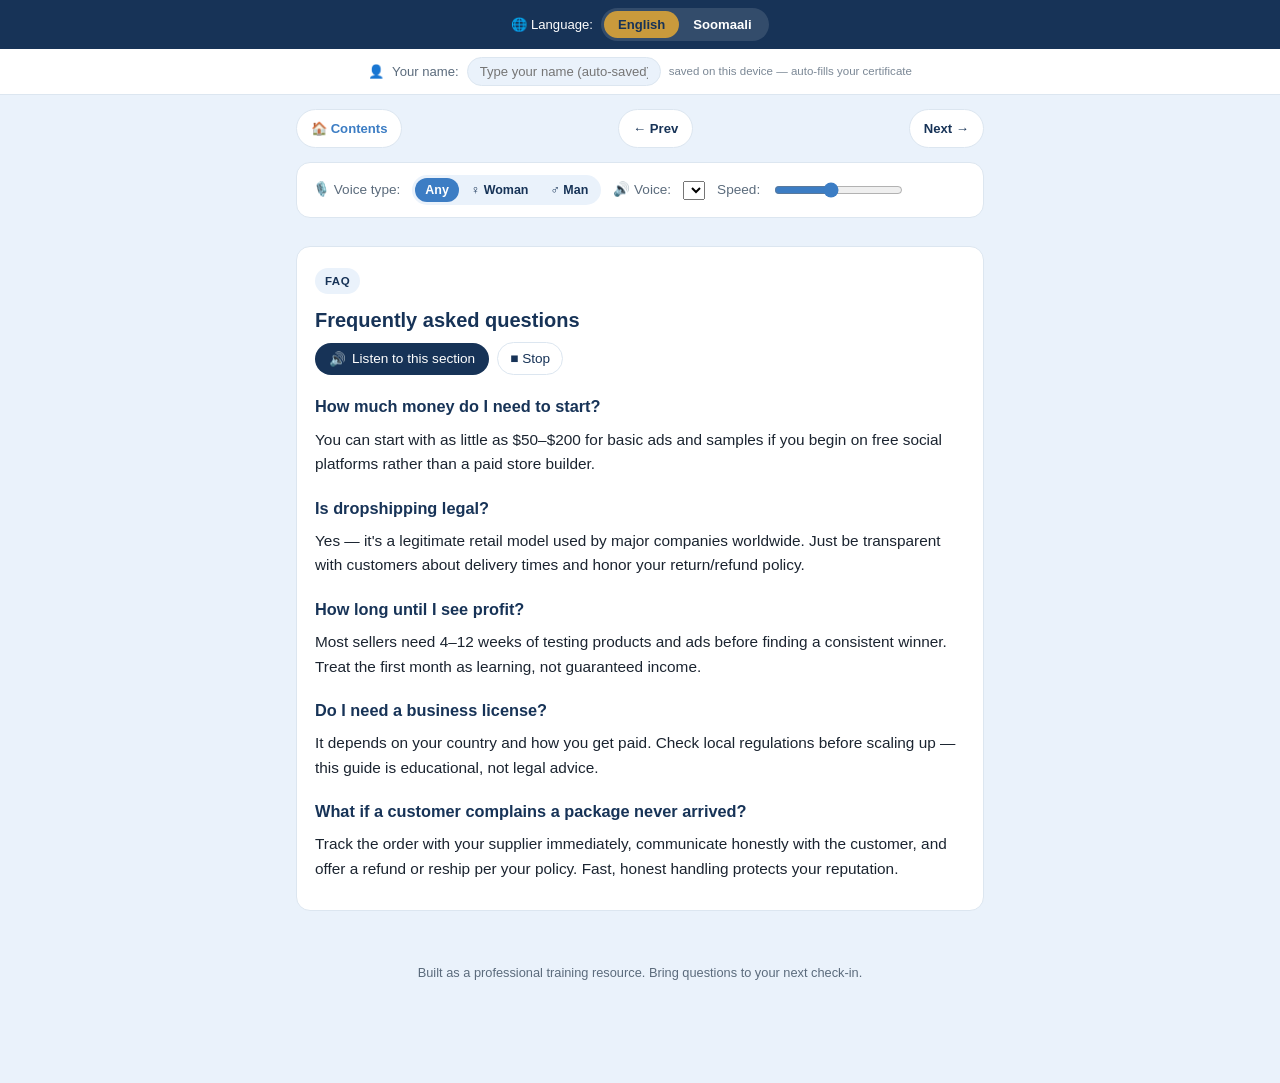
<file: faq.html>
<!DOCTYPE html>
<html lang="en" data-lang="en">
<head>
<meta charset="UTF-8">
<meta name="viewport" content="width=device-width, initial-scale=1.0">
<title>FAQ — Dropshipping Mastery Program</title>
<style>
:root{
  --navy:#173357;
  --blue:#3C7DC4;
  --sky:#EAF2FB;
  --gold:#C99A3C;
  --ink:#1B2430;
  --muted:#5B6B7C;
  --line:#DCE6F0;
  --white:#FFFFFF;
  --good:#2E8B57;
  --bad:#B0392B;
  --radius:14px;
}
*{box-sizing:border-box;}
html{scroll-behavior:smooth;}
[data-lang="en"] .so{display:none !important;}
[data-lang="so"] .en{display:none !important;}
body{
  margin:0;
  font-family:-apple-system,BlinkMacSystemFont,"Segoe UI",Roboto,Helvetica,Arial,sans-serif;
  background:var(--sky);
  color:var(--ink);
  line-height:1.6;
  padding-bottom:60px;
}

/* ---------- Top control bar ---------- */
.control-bar{
  position:sticky;
  top:0;
  z-index:60;
  background:var(--navy);
  color:var(--white);
  padding:8px 12px;
  display:flex;
  align-items:center;
  justify-content:center;
  gap:8px;
  flex-wrap:wrap;
  font-size:0.82rem;
}
.lang-toggle{
  display:inline-flex;
  background:rgba(255,255,255,0.12);
  border-radius:999px;
  padding:3px;
}
.lang-toggle button{
  border:none;
  background:transparent;
  color:var(--white);
  padding:6px 14px;
  border-radius:999px;
  font-size:0.82rem;
  font-weight:700;
  cursor:pointer;
}
.lang-toggle button.active{
  background:var(--gold);
  color:var(--navy);
}

/* ---------- Page navigation (Home / Prev / Next) ---------- */
.pagenav{
  max-width:720px;
  margin:14px auto 0;
  padding:0 16px;
  display:flex;
  justify-content:space-between;
  gap:8px;
  flex-wrap:wrap;
}
.pagenav a{
  background:var(--white);
  border:1px solid var(--line);
  color:var(--navy);
  text-decoration:none;
  font-size:0.82rem;
  font-weight:600;
  padding:8px 14px;
  border-radius:999px;
  white-space:nowrap;
}
.pagenav a:hover{background:var(--sky);}
.pagenav a.home{color:var(--blue);}

/* ---------- Cover ---------- */
header.cover{
  background:linear-gradient(135deg,var(--navy),var(--blue));
  color:var(--white);
  padding:40px 20px 32px;
  text-align:center;
}
header.cover .badge{
  display:inline-block;
  background:var(--gold);
  color:var(--navy);
  font-weight:800;
  font-size:0.72rem;
  letter-spacing:0.06em;
  text-transform:uppercase;
  padding:5px 14px;
  border-radius:999px;
  margin-bottom:14px;
}
header.cover h1{
  margin:0 0 8px;
  font-size:1.7rem;
  line-height:1.3;
}
header.cover p.tagline{
  margin:0 auto;
  font-size:1rem;
  opacity:0.92;
  max-width:520px;
}
.cover-card{
  background:rgba(255,255,255,0.1);
  border:1px solid rgba(255,255,255,0.3);
  border-radius:var(--radius);
  max-width:420px;
  margin:22px auto 0;
  padding:16px 18px;
  text-align:left;
  font-size:0.88rem;
}
.cover-card .row{
  display:flex;
  flex-wrap:wrap;
  justify-content:space-between;
  gap:4px 12px;
  padding:6px 0;
  border-bottom:1px dashed rgba(255,255,255,0.25);
}
.cover-card .row:last-child{border-bottom:none;}
.cover-card .row b{opacity:0.85;font-weight:600;margin-right:8px;}
.meta-row{
  display:flex;
  justify-content:center;
  gap:10px;
  flex-wrap:wrap;
  margin-top:18px;
}
.pill{
  background:rgba(255,255,255,0.15);
  border:1px solid rgba(255,255,255,0.35);
  padding:5px 12px;
  border-radius:999px;
  font-size:0.76rem;
}
.license-note{
  max-width:520px;
  margin:16px auto 0;
  font-size:0.72rem;
  opacity:0.75;
}

nav.toc{
  max-width:720px;
  margin:18px auto 0;
  padding:0 16px;
}
nav.toc details{
  background:var(--white);
  border:1px solid var(--line);
  border-radius:var(--radius);
  padding:10px 14px;
}
nav.toc summary{
  font-weight:600;
  cursor:pointer;
  color:var(--navy);
  font-size:0.95rem;
}
nav.toc ul{
  list-style:none;
  margin:10px 0 4px;
  padding:0;
  display:grid;
  gap:6px;
}
nav.toc a{
  display:flex;
  justify-content:space-between;
  align-items:center;
  color:var(--blue);
  text-decoration:none;
  font-size:0.9rem;
  background:var(--sky);
  padding:10px 12px;
  border-radius:10px;
}
nav.toc a:hover{background:#DCEAFB;}
nav.toc a .go{font-size:0.75rem;color:var(--muted);}

.voice-settings{
  max-width:720px;
  margin:14px auto 0;
  padding:0 16px 8px;
}
.voice-settings-inner{
  background:var(--white);
  border:1px solid var(--line);
  border-radius:var(--radius);
  padding:12px 16px;
  display:flex;
  align-items:center;
  gap:12px;
  flex-wrap:wrap;
  font-size:0.85rem;
  color:var(--muted);
}
.voice-settings-inner select, .voice-settings-inner input[type=range]{
  accent-color:var(--blue);
}
.voice-note{
  font-size:0.76rem;
  color:var(--bad);
  display:none;
  width:100%;
}
.voice-note.show{display:block;}
#genderNote{color:var(--muted);}
.gender-toggle{
  display:inline-flex;
  background:var(--sky);
  border-radius:999px;
  padding:3px;
  gap:2px;
}
.gender-toggle .gbtn{
  border:none;
  background:transparent;
  color:var(--navy);
  padding:5px 10px;
  border-radius:999px;
  font-size:0.78rem;
  font-weight:600;
  cursor:pointer;
}
.gender-toggle .gbtn.active{
  background:var(--blue);
  color:var(--white);
}

main{
  max-width:720px;
  margin:0 auto;
  padding:20px 16px 10px;
}

section.module{
  background:var(--white);
  border:1px solid var(--line);
  border-radius:var(--radius);
  padding:20px 18px;
  margin-bottom:18px;
}
section.module .tag{
  display:inline-block;
  background:var(--sky);
  color:var(--navy);
  font-size:0.72rem;
  font-weight:700;
  letter-spacing:0.04em;
  text-transform:uppercase;
  padding:4px 10px;
  border-radius:999px;
  margin-bottom:10px;
}
section.module h2{
  margin:0 0 6px;
  font-size:1.25rem;
  color:var(--navy);
}
section.module h3{
  font-size:1.02rem;
  color:var(--navy);
  margin:18px 0 6px;
}
section.module p{
  margin:8px 0;
  color:var(--ink);
  font-size:0.96rem;
}
section.module ul, section.module ol{
  margin:8px 0;
  padding-left:22px;
}
section.module li{
  margin-bottom:6px;
  font-size:0.95rem;
}
.callout{
  background:var(--sky);
  border-left:4px solid var(--blue);
  padding:12px 14px;
  border-radius:8px;
  margin:14px 0;
  font-size:0.92rem;
}
.callout.gold{
  border-left-color:var(--gold);
  background:#FBF3E3;
}
.callout strong{color:var(--navy);}

.listen-row{
  display:flex;
  align-items:center;
  gap:8px;
  flex-wrap:wrap;
  margin-bottom:14px;
}
button.listen-btn{
  display:inline-flex;
  align-items:center;
  gap:6px;
  background:var(--navy);
  color:var(--white);
  border:none;
  padding:8px 14px;
  border-radius:999px;
  font-size:0.85rem;
  cursor:pointer;
}
button.listen-btn.playing{background:var(--good);}
button.stop-btn{
  background:var(--white);
  color:var(--navy);
  border:1px solid var(--line);
  padding:8px 12px;
  border-radius:999px;
  font-size:0.85rem;
  cursor:pointer;
}

.flow{
  display:flex;
  flex-wrap:wrap;
  gap:8px;
  align-items:center;
  justify-content:center;
  margin:16px 0;
}
.flow .box{
  background:var(--sky);
  border:1px solid var(--line);
  border-radius:10px;
  padding:10px 12px;
  font-size:0.82rem;
  text-align:center;
  color:var(--navy);
  font-weight:600;
  min-width:100px;
}
.flow .arrow{
  color:var(--gold);
  font-size:1.1rem;
}

table.compare{
  width:100%;
  border-collapse:collapse;
  font-size:0.85rem;
  margin:12px 0;
}
table.compare th, table.compare td{
  border:1px solid var(--line);
  padding:8px;
  text-align:left;
  vertical-align:top;
}
table.compare th{
  background:var(--sky);
  color:var(--navy);
}

.checklist label{
  display:flex;
  align-items:flex-start;
  gap:10px;
  padding:8px 0;
  border-bottom:1px dashed var(--line);
  font-size:0.94rem;
  cursor:pointer;
}
.checklist label:last-child{border-bottom:none;}
.checklist input[type=checkbox]{
  margin-top:3px;
  width:18px;
  height:18px;
  accent-color:var(--good);
  flex-shrink:0;
}
.checklist input:checked + span{
  text-decoration:line-through;
  color:var(--muted);
}

.glossary dt{
  font-weight:700;
  color:var(--navy);
  margin-top:10px;
}
.glossary dd{
  margin:2px 0 0;
  font-size:0.92rem;
  color:var(--ink);
}

/* ---------- Quiz ---------- */
.quiz{
  background:var(--sky);
  border:1px solid var(--line);
  border-radius:12px;
  padding:14px 14px 6px;
  margin-top:18px;
}
.quiz-header{
  font-weight:700;
  color:var(--navy);
  font-size:0.95rem;
  margin-bottom:8px;
  display:flex;
  align-items:center;
  gap:6px;
}
.quiz-q{
  background:var(--white);
  border:1px solid var(--line);
  border-radius:10px;
  padding:12px 14px;
  margin-bottom:10px;
}
.quiz-q p.stem{
  font-weight:600;
  margin:0 0 8px;
  font-size:0.92rem;
  color:var(--ink);
}
.quiz-q label{
  display:flex;
  align-items:flex-start;
  gap:8px;
  padding:5px 0;
  font-size:0.9rem;
  cursor:pointer;
}
.quiz-q input[type=radio]{
  margin-top:3px;
  accent-color:var(--blue);
}
.feedback{
  margin-top:8px;
  padding:8px 10px;
  border-radius:8px;
  font-size:0.85rem;
  display:none;
}
.feedback.correct{
  display:block;
  background:#E4F3EA;
  color:var(--good);
}
.feedback.incorrect{
  display:block;
  background:#FBEAE3;
  color:var(--bad);
}

.badge-good{
  background:#E4F3EA;
  color:var(--good);
  padding:2px 8px;
  border-radius:6px;
  font-size:0.75rem;
  font-weight:700;
}

/* ---------- Certificate ---------- */
.cert{
  border:3px double var(--gold);
  border-radius:12px;
  padding:26px 20px;
  text-align:center;
  background:linear-gradient(180deg,#FFFFFF,#FBF7EE);
}
.cert .star{font-size:22px;color:var(--gold);}
.cert h3{
  color:var(--navy);
  margin:6px 0 2px;
  font-size:1.1rem;
}
.cert input[type=text]{
  border:none;
  border-bottom:2px solid var(--gold);
  background:transparent;
  text-align:center;
  font-size:1.1rem;
  color:var(--navy);
  font-weight:700;
  padding:6px 4px;
  width:80%;
  margin:10px 0;
}
.cert .scoreline{
  margin-top:14px;
  font-size:0.9rem;
  color:var(--muted);
}
.print-btn{
  background:var(--gold);
  color:var(--navy);
  border:none;
  padding:10px 18px;
  border-radius:999px;
  font-weight:700;
  font-size:0.88rem;
  cursor:pointer;
  margin-top:14px;
}
@media print{
  .control-bar, .pagenav, nav.toc, .voice-settings, .print-btn, .profile-bar, footer{display:none !important;}
  /* On the certificate page, printing should show ONLY the certificate — not the exam questions. */
  #certificate > *:not(.cert){display:none !important;}
  body{background:white;padding-bottom:0;}
  main{padding:0;max-width:none;}
  section.module{border:none;padding:0;}
}

/* ---------- Learner profile bar ---------- */
.profile-bar{
  background:var(--white);
  border-bottom:1px solid var(--line);
  padding:8px 16px;
  display:flex;
  align-items:center;
  justify-content:center;
  gap:8px;
  font-size:0.82rem;
  color:var(--muted);
  flex-wrap:wrap;
}
.profile-bar input{
  border:1px solid var(--line);
  border-radius:999px;
  padding:6px 12px;
  font-size:0.82rem;
  max-width:220px;
  color:var(--ink);
  background:var(--sky);
}
.profile-bar .saved-hint{font-size:0.72rem;color:var(--muted);opacity:0.8;}

footer{
  text-align:center;
  color:var(--muted);
  font-size:0.8rem;
  padding:24px 16px 40px;
}

@media (min-width:640px){
  header.cover h1{font-size:2.1rem;}
}

</style>
</head>
<body>

<div class="control-bar">
  <span class="en">🌐 Language:</span><span class="so">🌐 Luuqad:</span>
  <div class="lang-toggle">
    <button id="btnEn" class="active" onclick="setLang('en')">English</button>
    <button id="btnSo" onclick="setLang('so')">Soomaali</button>
  </div>
</div>

<div class="profile-bar">
  👤 <span class="en">Your name:</span><span class="so">Magacaaga:</span>
  <input id="profileName" placeholder="Type your name (auto-saved)">
  <span class="saved-hint en">saved on this device — auto-fills your certificate</span>
  <span class="saved-hint so">waa lagu kaydiyaa qalabkan — si toos ah ayuu u buuxinayaa shahaadadaada</span>
</div>

<nav class="pagenav">
  <a href="index.html" class="sitelink home" data-page="index.html">🏠 <span class="en">Contents</span><span class="so">Waxyaabaha</span></a>
  <a href="module-8.html" class="sitelink" data-page="module-8.html">← <span class="en">Prev</span><span class="so">Hore</span></a>
  <a href="certificate.html" class="sitelink" data-page="certificate.html"><span class="en">Next</span><span class="so">Xiga</span> →</a>
</nav>

<div class="voice-settings">
  <div class="voice-settings-inner">
    <span>🎙️ <span class="en">Voice type</span><span class="so">Nooca Codka</span>:</span>
    <div class="gender-toggle">
      <button type="button" class="gbtn active" data-gender="any" onclick="setGender('any')"><span class="en">Any</span><span class="so">Dhammaan</span></button>
      <button type="button" class="gbtn" data-gender="female" onclick="setGender('female')">♀ <span class="en">Woman</span><span class="so">Dumar</span></button>
      <button type="button" class="gbtn" data-gender="male" onclick="setGender('male')">♂ <span class="en">Man</span><span class="so">Rag</span></button>
    </div>
    <span>🔊 <span class="en">Voice</span><span class="so">Cod</span>:</span>
    <select id="voiceSelect"></select>
    <span><span class="en">Speed</span><span class="so">Xawli</span>:</span>
    <input type="range" id="rateRange" min="0.6" max="1.3" step="0.1" value="0.9">
    <div class="voice-note" id="voiceNote">
      <span class="en">⚠️ This device has no Somali voice installed, so narration falls back to the closest available voice and will mispronounce Somali words.</span>
      <span class="so">⚠️ Qalabkan cod Soomaali ah lama helin, marka akhriska wuxuu isticmaali doonaa codka ugu dhow ee la heli karo.</span>
    </div>
  </div>
</div>

<main>
  <section class="module" id="faq">
    <span class="tag"><span class="en">FAQ</span><span class="so">Su'aalaha</span></span>
    <h2><span class="en">Frequently asked questions</span><span class="so">Su'aalaha badanaa la isweydiiyo</span></h2>
    <div class="listen-row">
      <button class="listen-btn" data-target="faq-text">🔊 <span class="en">Listen to this section</span><span class="so">Dhegayso qaybtan</span></button>
      <button class="stop-btn" onclick="stopSpeech()">■ <span class="en">Stop</span><span class="so">Jooji</span></button>
    </div>
    <div id="faq-text">
      <h3 class="en">How much money do I need to start?</h3>
      <h3 class="so">Immisa lacag ayaan u baahanahay inaan ku bilaabo?</h3>
      <p class="en">You can start with as little as $50–$200 for basic ads and samples if you begin on free social platforms rather than a paid store builder.</p>
      <p class="so">Waxaad ku bilaabi kartaa in ka yar $50–$200 xayaysiisyo aasaasi ah iyo tusaale haddii aad ku bilowdo barxadaha bulshada ee bilaashka ah halkii aad dukaan lacag ah ka dhisi lahayd.</p>
      <h3 class="en">Is dropshipping legal?</h3>
      <h3 class="so">Dropshipping-ku ma sharci baa?</h3>
      <p class="en">Yes — it's a legitimate retail model used by major companies worldwide. Just be transparent with customers about delivery times and honor your return/refund policy.</p>
      <p class="so">Haa — waa qaab ganacsi sharci ah oo ay isticmaalaan shirkado waaweyn adduunka oo dhan. Kaliya la daacad ahaw macaamiisha xagga waqtiga gaarsiinta oo dhawra siyaasaddaada soo celinta.</p>
      <h3 class="en">How long until I see profit?</h3>
      <h3 class="so">Immisa waqti ka hor inta aan faa'iido arko?</h3>
      <p class="en">Most sellers need 4–12 weeks of testing products and ads before finding a consistent winner. Treat the first month as learning, not guaranteed income.</p>
      <p class="so">Inta badan iibiyayaasha waxay u baahan yihiin 4–12 toddobaad oo ay ku tijaabinayaan alaabta iyo xayaysiisyada ka hor inta aysan helin mid joogto ah. U qaado bisha koowaad sida barasho, ma aha dakhli la hubo.</p>
      <h3 class="en">Do I need a business license?</h3>
      <h3 class="so">Ma u baahanahay shatiga ganacsiga?</h3>
      <p class="en">It depends on your country and how you get paid. Check local regulations before scaling up — this guide is educational, not legal advice.</p>
      <p class="so">Waxay ku xiran tahay wadankaaga iyo sida lagu bixiyo lacagta. Hubi sharciyada maxalliga ah ka hor inta aad ballaarin. Buugani waa mid waxbarasho, maaha talo sharci ah.</p>
      <h3 class="en">What if a customer complains a package never arrived?</h3>
      <h3 class="so">Maxaan sameeyaa haddii macmiil ka cabanayo alaab aan gaarin?</h3>
      <p class="en">Track the order with your supplier immediately, communicate honestly with the customer, and offer a refund or reship per your policy. Fast, honest handling protects your reputation.</p>
      <p class="so">Isla markiiba la soco dalabka alaab-siiyaha, si daacad ah ula xiriir macmiilka, oo bixi lacag-celin ama dib-u-dir sida siyaasaddaada tahay. Xamaasad iyo daacadnimo ayaa ilaalisa sumcaddaada.</p>
    </div>
  </section>
</main>

<footer>
  <span class="en">Built as a professional training resource. Bring questions to your next check-in.</span>
  <span class="so">Waxaa loo dhisay sida agabka tababarka xirfadeed. Su'aalaha kaxeeya kulankaaga xiga.</span>
</footer>

<script>
// ---------- Storage helpers (guarded — some browsers block storage on file:// pages) ----------
function safeGet(key){ try{ return localStorage.getItem(key); }catch(e){ return null; } }
function safeSet(key, val){ try{ localStorage.setItem(key, val); }catch(e){} }

// ---------- Learner profile (remembers the learner's name across pages/visits) ----------
function initProfile(){
  const stored = safeGet('dm_learner_name') || '';
  const pi = document.getElementById('profileName');
  if(pi){
    pi.value = stored;
    pi.addEventListener('input', () => safeSet('dm_learner_name', pi.value));
  }
  const cn = document.getElementById('certName');
  if(cn){
    if(stored && !cn.value) cn.value = stored;
    cn.addEventListener('input', () => safeSet('dm_learner_name', cn.value));
  }
}

// ---------- Language ----------
function getQueryLang(){
  return new URLSearchParams(window.location.search).get('lang');
}

function refreshSiteLinks(lang){
  document.querySelectorAll('a.sitelink[data-page]').forEach(a => {
    const page = a.dataset.page;
    a.setAttribute('href', page + (lang && lang !== 'en' ? '?lang=' + lang : ''));
  });
}

function setLang(lang){
  document.documentElement.setAttribute('data-lang', lang);
  const btnEn = document.getElementById('btnEn');
  const btnSo = document.getElementById('btnSo');
  if(btnEn) btnEn.classList.toggle('active', lang === 'en');
  if(btnSo) btnSo.classList.toggle('active', lang === 'so');
  refreshSiteLinks(lang);
  if(typeof refreshVoiceList === 'function') refreshVoiceList();
}

// ---------- Quiz grading ----------
function gradeOne(input){
  const qBlock = input.closest('.quiz-q');
  const fb = qBlock.querySelector('.feedback');
  const isCorrect = input.dataset.correct === 'true';
  fb.classList.remove('correct','incorrect');
  fb.classList.add(isCorrect ? 'correct' : 'incorrect');
  fb.querySelectorAll('.correct-msg').forEach(el => el.style.display = isCorrect ? '' : 'none');
  fb.querySelectorAll('.incorrect-msg').forEach(el => el.style.display = isCorrect ? 'none' : '');
}

function calcScore(){
  const groups = {};
  document.querySelectorAll('.quiz input[type=radio]').forEach(inp => {
    if(!groups[inp.name]) groups[inp.name] = {answered:false, correct:false};
    if(inp.checked){
      groups[inp.name].answered = true;
      groups[inp.name].correct = inp.dataset.correct === 'true';
    }
  });
  const names = Object.keys(groups);
  const total = names.length;
  const answered = names.filter(n => groups[n].answered).length;
  const correct = names.filter(n => groups[n].correct).length;
  const pct = total ? Math.round((correct/total)*100) : 0;
  const lang = document.documentElement.getAttribute('data-lang');
  let msg;
  if(answered < total){
    msg = lang === 'so'
      ? ('Waxaad ka jawaabtay ' + answered + ' / ' + total + ' su\'aalood. Fadlan dhammaystir dhammaan su\'aalaha imtixaanka ugu dambeeya ka hor.')
      : ('You\'ve answered ' + answered + ' / ' + total + ' questions. Please finish all the final exam questions first.');
  } else {
    msg = lang === 'so'
      ? ('Dhibcahaaga: ' + correct + ' / ' + total + ' (' + pct + '%)')
      : ('Your score: ' + correct + ' / ' + total + ' (' + pct + '%)');
  }
  const scoreResultEl = document.getElementById('scoreResult');
  if(scoreResultEl) scoreResultEl.textContent = msg;
  if(answered === total){
    const certLine = document.getElementById('certScoreline');
    if(certLine){
      certLine.innerHTML = '<span class="en">Score: ' + correct + '/' + total + ' (' + pct + '%)' + (pct>=70 ? ' — Passed' : ' — Review recommended') + '</span>' +
                            '<span class="so">Dhibco: ' + correct + '/' + total + ' (' + pct + '%)' + (pct>=70 ? ' — Ku Guuleystay' : ' — Dib u eegis ayaa lagula talinayaa') + '</span>';
    }
  }
}

// ---------- Text-to-speech ----------
let voices = [];
let genderFilter = 'any';
let currentBtn = null;

const FEMALE_HINTS = ['female','samantha','victoria','karen','moira','tessa','fiona','zira','susan','allison','ava','samira','salli','joanna','kendra','kimberly','amy','emma','ivy','salma','laila'];
const MALE_HINTS = ['male','alex','daniel','fred','thomas','david','mark','james','george','arthur','oliver','ryan','justin','matthew','majed','tarik'];
function detectGender(voice){
  const n = (voice.name || '').toLowerCase();
  if(FEMALE_HINTS.some(h => n.includes(h))) return 'female';
  if(MALE_HINTS.some(h => n.includes(h))) return 'male';
  return 'unknown';
}

function setGender(g){
  genderFilter = g;
  document.querySelectorAll('.gbtn').forEach(b => b.classList.toggle('active', b.dataset.gender === g));
  refreshVoiceList();
}

function refreshVoiceList(){
  const voiceSelect = document.getElementById('voiceSelect');
  const voiceNote = document.getElementById('voiceNote');
  if(!voiceSelect || !voices.length) return;
  const lang = document.documentElement.getAttribute('data-lang');
  voiceSelect.innerHTML = '';

  let pool = voices.map((v, i) => ({v, i}));
  if(genderFilter !== 'any'){
    const filtered = pool.filter(p => detectGender(p.v) === genderFilter);
    if(filtered.length) pool = filtered; // fall back to full list if none match, rather than showing empty
  }

  pool.forEach(p => {
    const opt = document.createElement('option');
    opt.value = p.i;
    opt.textContent = p.v.name + ' (' + p.v.lang + ')';
    voiceSelect.appendChild(opt);
  });

  if(lang === 'so'){
    const soMatch = pool.find(p => p.v.lang && p.v.lang.toLowerCase().startsWith('so'));
    if(soMatch){
      voiceSelect.value = soMatch.i;
      if(voiceNote) voiceNote.classList.remove('show');
    } else if(voiceNote){
      voiceNote.classList.add('show');
    }
  } else {
    if(voiceNote) voiceNote.classList.remove('show');
    const enMatch = pool.find(p => p.v.lang && p.v.lang.startsWith('en'));
    if(enMatch) voiceSelect.value = enMatch.i;
  }
}
function populateVoices(){
  voices = speechSynthesis.getVoices();
  refreshVoiceList();
}
if('speechSynthesis' in window){
  populateVoices();
  speechSynthesis.onvoiceschanged = populateVoices;
} else {
  document.addEventListener('DOMContentLoaded', () => {
    document.querySelectorAll('.listen-btn').forEach(b => { b.disabled = true; });
  });
}

function stopSpeech(){
  speechSynthesis.cancel();
  if(currentBtn){ currentBtn.classList.remove('playing'); }
  currentBtn = null;
}

function speakText(text, btn){
  stopSpeech();
  const voiceSelect = document.getElementById('voiceSelect');
  const rateRange = document.getElementById('rateRange');
  const utter = new SpeechSynthesisUtterance(text);
  const vIdx = voiceSelect ? voiceSelect.value : null;
  if(voices[vIdx]) utter.voice = voices[vIdx];
  utter.rate = rateRange ? parseFloat(rateRange.value) : 0.9;
  utter.onend = stopSpeech;
  utter.onerror = stopSpeech;
  currentBtn = btn;
  if(btn) btn.classList.add('playing');
  speechSynthesis.speak(utter);
}

document.addEventListener('DOMContentLoaded', () => {
  document.querySelectorAll('.listen-btn').forEach(btn => {
    btn.addEventListener('click', () => {
      const targetId = btn.getAttribute('data-target');
      const el = document.getElementById(targetId);
      speakText(el.innerText, btn);
    });
  });

  const certDateEl = document.getElementById('certDate');
  if(certDateEl) certDateEl.textContent = new Date().toDateString();

  initProfile();

  // Initialize language from the URL (?lang=so) so it can be carried across pages via links.
  const initialLang = getQueryLang() === 'so' ? 'so' : 'en';
  setLang(initialLang);
});

</script>
</body>
</html>
</file>
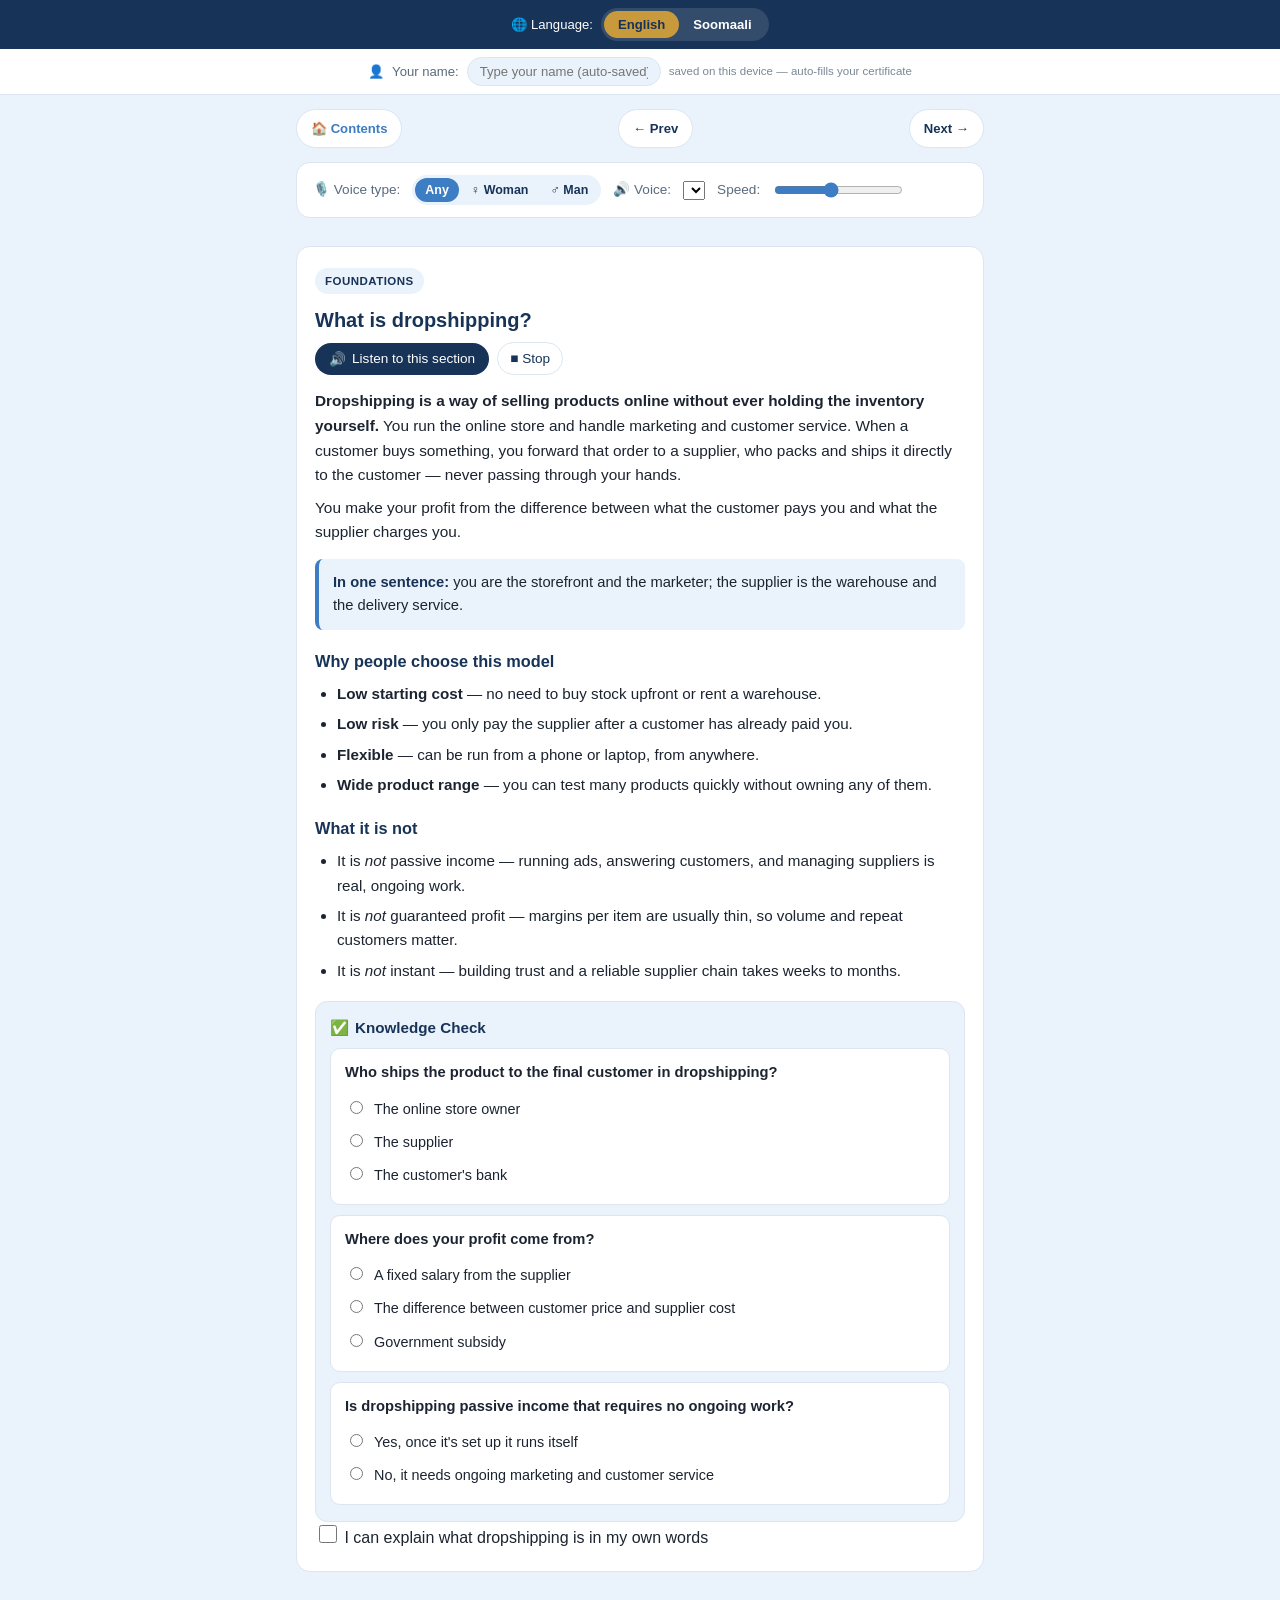
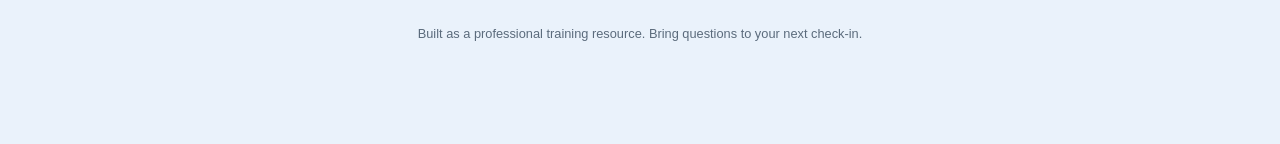
<file: module-1.html>
<!DOCTYPE html>
<html lang="en" data-lang="en">
<head>
<meta charset="UTF-8">
<meta name="viewport" content="width=device-width, initial-scale=1.0">
<title>What Is Dropshipping? — Dropshipping Mastery Program</title>
<style>
:root{
  --navy:#173357;
  --blue:#3C7DC4;
  --sky:#EAF2FB;
  --gold:#C99A3C;
  --ink:#1B2430;
  --muted:#5B6B7C;
  --line:#DCE6F0;
  --white:#FFFFFF;
  --good:#2E8B57;
  --bad:#B0392B;
  --radius:14px;
}
*{box-sizing:border-box;}
html{scroll-behavior:smooth;}
[data-lang="en"] .so{display:none !important;}
[data-lang="so"] .en{display:none !important;}
body{
  margin:0;
  font-family:-apple-system,BlinkMacSystemFont,"Segoe UI",Roboto,Helvetica,Arial,sans-serif;
  background:var(--sky);
  color:var(--ink);
  line-height:1.6;
  padding-bottom:60px;
}

/* ---------- Top control bar ---------- */
.control-bar{
  position:sticky;
  top:0;
  z-index:60;
  background:var(--navy);
  color:var(--white);
  padding:8px 12px;
  display:flex;
  align-items:center;
  justify-content:center;
  gap:8px;
  flex-wrap:wrap;
  font-size:0.82rem;
}
.lang-toggle{
  display:inline-flex;
  background:rgba(255,255,255,0.12);
  border-radius:999px;
  padding:3px;
}
.lang-toggle button{
  border:none;
  background:transparent;
  color:var(--white);
  padding:6px 14px;
  border-radius:999px;
  font-size:0.82rem;
  font-weight:700;
  cursor:pointer;
}
.lang-toggle button.active{
  background:var(--gold);
  color:var(--navy);
}

/* ---------- Page navigation (Home / Prev / Next) ---------- */
.pagenav{
  max-width:720px;
  margin:14px auto 0;
  padding:0 16px;
  display:flex;
  justify-content:space-between;
  gap:8px;
  flex-wrap:wrap;
}
.pagenav a{
  background:var(--white);
  border:1px solid var(--line);
  color:var(--navy);
  text-decoration:none;
  font-size:0.82rem;
  font-weight:600;
  padding:8px 14px;
  border-radius:999px;
  white-space:nowrap;
}
.pagenav a:hover{background:var(--sky);}
.pagenav a.home{color:var(--blue);}

/* ---------- Cover ---------- */
header.cover{
  background:linear-gradient(135deg,var(--navy),var(--blue));
  color:var(--white);
  padding:40px 20px 32px;
  text-align:center;
}
header.cover .badge{
  display:inline-block;
  background:var(--gold);
  color:var(--navy);
  font-weight:800;
  font-size:0.72rem;
  letter-spacing:0.06em;
  text-transform:uppercase;
  padding:5px 14px;
  border-radius:999px;
  margin-bottom:14px;
}
header.cover h1{
  margin:0 0 8px;
  font-size:1.7rem;
  line-height:1.3;
}
header.cover p.tagline{
  margin:0 auto;
  font-size:1rem;
  opacity:0.92;
  max-width:520px;
}
.cover-card{
  background:rgba(255,255,255,0.1);
  border:1px solid rgba(255,255,255,0.3);
  border-radius:var(--radius);
  max-width:420px;
  margin:22px auto 0;
  padding:16px 18px;
  text-align:left;
  font-size:0.88rem;
}
.cover-card .row{
  display:flex;
  flex-wrap:wrap;
  justify-content:space-between;
  gap:4px 12px;
  padding:6px 0;
  border-bottom:1px dashed rgba(255,255,255,0.25);
}
.cover-card .row:last-child{border-bottom:none;}
.cover-card .row b{opacity:0.85;font-weight:600;margin-right:8px;}
.meta-row{
  display:flex;
  justify-content:center;
  gap:10px;
  flex-wrap:wrap;
  margin-top:18px;
}
.pill{
  background:rgba(255,255,255,0.15);
  border:1px solid rgba(255,255,255,0.35);
  padding:5px 12px;
  border-radius:999px;
  font-size:0.76rem;
}
.license-note{
  max-width:520px;
  margin:16px auto 0;
  font-size:0.72rem;
  opacity:0.75;
}

nav.toc{
  max-width:720px;
  margin:18px auto 0;
  padding:0 16px;
}
nav.toc details{
  background:var(--white);
  border:1px solid var(--line);
  border-radius:var(--radius);
  padding:10px 14px;
}
nav.toc summary{
  font-weight:600;
  cursor:pointer;
  color:var(--navy);
  font-size:0.95rem;
}
nav.toc ul{
  list-style:none;
  margin:10px 0 4px;
  padding:0;
  display:grid;
  gap:6px;
}
nav.toc a{
  display:flex;
  justify-content:space-between;
  align-items:center;
  color:var(--blue);
  text-decoration:none;
  font-size:0.9rem;
  background:var(--sky);
  padding:10px 12px;
  border-radius:10px;
}
nav.toc a:hover{background:#DCEAFB;}
nav.toc a .go{font-size:0.75rem;color:var(--muted);}

.voice-settings{
  max-width:720px;
  margin:14px auto 0;
  padding:0 16px 8px;
}
.voice-settings-inner{
  background:var(--white);
  border:1px solid var(--line);
  border-radius:var(--radius);
  padding:12px 16px;
  display:flex;
  align-items:center;
  gap:12px;
  flex-wrap:wrap;
  font-size:0.85rem;
  color:var(--muted);
}
.voice-settings-inner select, .voice-settings-inner input[type=range]{
  accent-color:var(--blue);
}
.voice-note{
  font-size:0.76rem;
  color:var(--bad);
  display:none;
  width:100%;
}
.voice-note.show{display:block;}
#genderNote{color:var(--muted);}
.gender-toggle{
  display:inline-flex;
  background:var(--sky);
  border-radius:999px;
  padding:3px;
  gap:2px;
}
.gender-toggle .gbtn{
  border:none;
  background:transparent;
  color:var(--navy);
  padding:5px 10px;
  border-radius:999px;
  font-size:0.78rem;
  font-weight:600;
  cursor:pointer;
}
.gender-toggle .gbtn.active{
  background:var(--blue);
  color:var(--white);
}

main{
  max-width:720px;
  margin:0 auto;
  padding:20px 16px 10px;
}

section.module{
  background:var(--white);
  border:1px solid var(--line);
  border-radius:var(--radius);
  padding:20px 18px;
  margin-bottom:18px;
}
section.module .tag{
  display:inline-block;
  background:var(--sky);
  color:var(--navy);
  font-size:0.72rem;
  font-weight:700;
  letter-spacing:0.04em;
  text-transform:uppercase;
  padding:4px 10px;
  border-radius:999px;
  margin-bottom:10px;
}
section.module h2{
  margin:0 0 6px;
  font-size:1.25rem;
  color:var(--navy);
}
section.module h3{
  font-size:1.02rem;
  color:var(--navy);
  margin:18px 0 6px;
}
section.module p{
  margin:8px 0;
  color:var(--ink);
  font-size:0.96rem;
}
section.module ul, section.module ol{
  margin:8px 0;
  padding-left:22px;
}
section.module li{
  margin-bottom:6px;
  font-size:0.95rem;
}
.callout{
  background:var(--sky);
  border-left:4px solid var(--blue);
  padding:12px 14px;
  border-radius:8px;
  margin:14px 0;
  font-size:0.92rem;
}
.callout.gold{
  border-left-color:var(--gold);
  background:#FBF3E3;
}
.callout strong{color:var(--navy);}

.listen-row{
  display:flex;
  align-items:center;
  gap:8px;
  flex-wrap:wrap;
  margin-bottom:14px;
}
button.listen-btn{
  display:inline-flex;
  align-items:center;
  gap:6px;
  background:var(--navy);
  color:var(--white);
  border:none;
  padding:8px 14px;
  border-radius:999px;
  font-size:0.85rem;
  cursor:pointer;
}
button.listen-btn.playing{background:var(--good);}
button.stop-btn{
  background:var(--white);
  color:var(--navy);
  border:1px solid var(--line);
  padding:8px 12px;
  border-radius:999px;
  font-size:0.85rem;
  cursor:pointer;
}

.flow{
  display:flex;
  flex-wrap:wrap;
  gap:8px;
  align-items:center;
  justify-content:center;
  margin:16px 0;
}
.flow .box{
  background:var(--sky);
  border:1px solid var(--line);
  border-radius:10px;
  padding:10px 12px;
  font-size:0.82rem;
  text-align:center;
  color:var(--navy);
  font-weight:600;
  min-width:100px;
}
.flow .arrow{
  color:var(--gold);
  font-size:1.1rem;
}

table.compare{
  width:100%;
  border-collapse:collapse;
  font-size:0.85rem;
  margin:12px 0;
}
table.compare th, table.compare td{
  border:1px solid var(--line);
  padding:8px;
  text-align:left;
  vertical-align:top;
}
table.compare th{
  background:var(--sky);
  color:var(--navy);
}

.checklist label{
  display:flex;
  align-items:flex-start;
  gap:10px;
  padding:8px 0;
  border-bottom:1px dashed var(--line);
  font-size:0.94rem;
  cursor:pointer;
}
.checklist label:last-child{border-bottom:none;}
.checklist input[type=checkbox]{
  margin-top:3px;
  width:18px;
  height:18px;
  accent-color:var(--good);
  flex-shrink:0;
}
.checklist input:checked + span{
  text-decoration:line-through;
  color:var(--muted);
}

.glossary dt{
  font-weight:700;
  color:var(--navy);
  margin-top:10px;
}
.glossary dd{
  margin:2px 0 0;
  font-size:0.92rem;
  color:var(--ink);
}

/* ---------- Quiz ---------- */
.quiz{
  background:var(--sky);
  border:1px solid var(--line);
  border-radius:12px;
  padding:14px 14px 6px;
  margin-top:18px;
}
.quiz-header{
  font-weight:700;
  color:var(--navy);
  font-size:0.95rem;
  margin-bottom:8px;
  display:flex;
  align-items:center;
  gap:6px;
}
.quiz-q{
  background:var(--white);
  border:1px solid var(--line);
  border-radius:10px;
  padding:12px 14px;
  margin-bottom:10px;
}
.quiz-q p.stem{
  font-weight:600;
  margin:0 0 8px;
  font-size:0.92rem;
  color:var(--ink);
}
.quiz-q label{
  display:flex;
  align-items:flex-start;
  gap:8px;
  padding:5px 0;
  font-size:0.9rem;
  cursor:pointer;
}
.quiz-q input[type=radio]{
  margin-top:3px;
  accent-color:var(--blue);
}
.feedback{
  margin-top:8px;
  padding:8px 10px;
  border-radius:8px;
  font-size:0.85rem;
  display:none;
}
.feedback.correct{
  display:block;
  background:#E4F3EA;
  color:var(--good);
}
.feedback.incorrect{
  display:block;
  background:#FBEAE3;
  color:var(--bad);
}

.badge-good{
  background:#E4F3EA;
  color:var(--good);
  padding:2px 8px;
  border-radius:6px;
  font-size:0.75rem;
  font-weight:700;
}

/* ---------- Certificate ---------- */
.cert{
  border:3px double var(--gold);
  border-radius:12px;
  padding:26px 20px;
  text-align:center;
  background:linear-gradient(180deg,#FFFFFF,#FBF7EE);
}
.cert .star{font-size:22px;color:var(--gold);}
.cert h3{
  color:var(--navy);
  margin:6px 0 2px;
  font-size:1.1rem;
}
.cert input[type=text]{
  border:none;
  border-bottom:2px solid var(--gold);
  background:transparent;
  text-align:center;
  font-size:1.1rem;
  color:var(--navy);
  font-weight:700;
  padding:6px 4px;
  width:80%;
  margin:10px 0;
}
.cert .scoreline{
  margin-top:14px;
  font-size:0.9rem;
  color:var(--muted);
}
.print-btn{
  background:var(--gold);
  color:var(--navy);
  border:none;
  padding:10px 18px;
  border-radius:999px;
  font-weight:700;
  font-size:0.88rem;
  cursor:pointer;
  margin-top:14px;
}
@media print{
  .control-bar, .pagenav, nav.toc, .voice-settings, .print-btn, .profile-bar, footer{display:none !important;}
  /* On the certificate page, printing should show ONLY the certificate — not the exam questions. */
  #certificate > *:not(.cert){display:none !important;}
  body{background:white;padding-bottom:0;}
  main{padding:0;max-width:none;}
  section.module{border:none;padding:0;}
}

/* ---------- Learner profile bar ---------- */
.profile-bar{
  background:var(--white);
  border-bottom:1px solid var(--line);
  padding:8px 16px;
  display:flex;
  align-items:center;
  justify-content:center;
  gap:8px;
  font-size:0.82rem;
  color:var(--muted);
  flex-wrap:wrap;
}
.profile-bar input{
  border:1px solid var(--line);
  border-radius:999px;
  padding:6px 12px;
  font-size:0.82rem;
  max-width:220px;
  color:var(--ink);
  background:var(--sky);
}
.profile-bar .saved-hint{font-size:0.72rem;color:var(--muted);opacity:0.8;}

footer{
  text-align:center;
  color:var(--muted);
  font-size:0.8rem;
  padding:24px 16px 40px;
}

@media (min-width:640px){
  header.cover h1{font-size:2.1rem;}
}

</style>
</head>
<body>

<div class="control-bar">
  <span class="en">🌐 Language:</span><span class="so">🌐 Luuqad:</span>
  <div class="lang-toggle">
    <button id="btnEn" class="active" onclick="setLang('en')">English</button>
    <button id="btnSo" onclick="setLang('so')">Soomaali</button>
  </div>
</div>

<div class="profile-bar">
  👤 <span class="en">Your name:</span><span class="so">Magacaaga:</span>
  <input id="profileName" placeholder="Type your name (auto-saved)">
  <span class="saved-hint en">saved on this device — auto-fills your certificate</span>
  <span class="saved-hint so">waa lagu kaydiyaa qalabkan — si toos ah ayuu u buuxinayaa shahaadadaada</span>
</div>

<nav class="pagenav">
  <a href="index.html" class="sitelink home" data-page="index.html">🏠 <span class="en">Contents</span><span class="so">Waxyaabaha</span></a>
  <a href="welcome.html" class="sitelink" data-page="welcome.html">← <span class="en">Prev</span><span class="so">Hore</span></a>
  <a href="module-2.html" class="sitelink" data-page="module-2.html"><span class="en">Next</span><span class="so">Xiga</span> →</a>
</nav>

<div class="voice-settings">
  <div class="voice-settings-inner">
    <span>🎙️ <span class="en">Voice type</span><span class="so">Nooca Codka</span>:</span>
    <div class="gender-toggle">
      <button type="button" class="gbtn active" data-gender="any" onclick="setGender('any')"><span class="en">Any</span><span class="so">Dhammaan</span></button>
      <button type="button" class="gbtn" data-gender="female" onclick="setGender('female')">♀ <span class="en">Woman</span><span class="so">Dumar</span></button>
      <button type="button" class="gbtn" data-gender="male" onclick="setGender('male')">♂ <span class="en">Man</span><span class="so">Rag</span></button>
    </div>
    <span>🔊 <span class="en">Voice</span><span class="so">Cod</span>:</span>
    <select id="voiceSelect"></select>
    <span><span class="en">Speed</span><span class="so">Xawli</span>:</span>
    <input type="range" id="rateRange" min="0.6" max="1.3" step="0.1" value="0.9">
    <div class="voice-note" id="voiceNote">
      <span class="en">⚠️ This device has no Somali voice installed, so narration falls back to the closest available voice and will mispronounce Somali words.</span>
      <span class="so">⚠️ Qalabkan cod Soomaali ah lama helin, marka akhriska wuxuu isticmaali doonaa codka ugu dhow ee la heli karo.</span>
    </div>
  </div>
</div>

<main>
  <section class="module" id="mod1">
    <span class="tag"><span class="en">Foundations</span><span class="so">Aasaaska</span></span>
    <h2><span class="en">What is dropshipping?</span><span class="so">Waa maxay dropshipping-ku?</span></h2>
    <div class="listen-row">
      <button class="listen-btn" data-target="mod1-text">🔊 <span class="en">Listen to this section</span><span class="so">Dhegayso qaybtan</span></button>
      <button class="stop-btn" onclick="stopSpeech()">■ <span class="en">Stop</span><span class="so">Jooji</span></button>
    </div>
    <div id="mod1-text">
      <p class="en"><strong>Dropshipping is a way of selling products online without ever holding the inventory yourself.</strong> You run the online store and handle marketing and customer service. When a customer buys something, you forward that order to a supplier, who packs and ships it directly to the customer — never passing through your hands.</p>
      <p class="so"><strong>Dropshipping waa hab lagu iibiyo alaabta internetka iyadoon aadan marnaba haysan bakhaarka.</strong> Waxaad maamashaa dukaanka online-ka ah, waxaadna maamashaa suuqgeynta iyo adeegga macaamiisha. Marka macmiil wax iibsado, dalabka waxaad u gudbisaa alaab-siiyaha, kaas oo si toos ah ugu diri macmiilka — mar walba iyada oo aan gacantaada marin.</p>
      <p class="en">You make your profit from the difference between what the customer pays you and what the supplier charges you.</p>
      <p class="so">Faa'iidadaada waxay ka timaadaa farqiga u dhexeeya waxa macmiilku ku bixiyo iyo waxa alaab-siiyuhu kaa qaado.</p>
      <div class="callout">
        <strong class="en">In one sentence:</strong><strong class="so">Hal jumlad:</strong>
        <span class="en"> you are the storefront and the marketer; the supplier is the warehouse and the delivery service.</span>
        <span class="so"> adigu waxaad tahay dukaanka iyo suuqgeeyaha; alaab-siiyuhuna waa bakhaarka iyo adeegga gaarsiinta.</span>
      </div>
      <h3><span class="en">Why people choose this model</span><span class="so">Sababta dadku u doortaan qaabkan</span></h3>
      <ul class="en">
        <li><strong>Low starting cost</strong> — no need to buy stock upfront or rent a warehouse.</li>
        <li><strong>Low risk</strong> — you only pay the supplier after a customer has already paid you.</li>
        <li><strong>Flexible</strong> — can be run from a phone or laptop, from anywhere.</li>
        <li><strong>Wide product range</strong> — you can test many products quickly without owning any of them.</li>
      </ul>
      <ul class="so">
        <li><strong>Kharash bilow oo hooseeya</strong> — uma baahnid inaad hore u iibsato alaab ama aad kiraysato bakhaar.</li>
        <li><strong>Khatar yar</strong> — alaab-siiyaha kuma bixisid ilaa macmiilku horta ku bixiyo.</li>
        <li><strong>Dabacsanaan</strong> — waxaad ka shaqayn kartaa taleefan ama laptop, meel kastaba.</li>
        <li><strong>Alaab kala duwan oo badan</strong> — waxaad si degdeg ah u tijaabin kartaa alaab badan iyadoon mid ka mid ahi kuu lahayn.</li>
      </ul>
      <h3><span class="en">What it is not</span><span class="so">Waxa uusan ahayn</span></h3>
      <ul class="en">
        <li>It is <em>not</em> passive income — running ads, answering customers, and managing suppliers is real, ongoing work.</li>
        <li>It is <em>not</em> guaranteed profit — margins per item are usually thin, so volume and repeat customers matter.</li>
        <li>It is <em>not</em> instant — building trust and a reliable supplier chain takes weeks to months.</li>
      </ul>
      <ul class="so">
        <li><em>Maahan</em> dakhli aan shaqo lahayn — xayaysiisyada, ka jawaabidda macaamiisha, iyo maaraynta alaab-siiyayaasha waa shaqo dhab ah oo joogto ah.</li>
        <li><em>Maahan</em> faa'iido la hubo — faraqa alaab kastaa inta badan waa yar yahay, marka tirada iyo macaamiisha soo noqnoqda ayaa muhiim ah.</li>
        <li><em>Maahan</em> mid degdeg ah — dhisidda kalsoonida iyo silsilad alaab-siiye la isku halayn karo waxay qaadataa toddobaadyo ilaa bilo.</li>
      </ul>
    </div>
    <div class="quiz" data-qcount="3">
      <div class="quiz-header">✅ <span class="en">Knowledge Check</span><span class="so">Hubinta Aqoonta</span></div>
      <div class="quiz-q">
        <p class="stem en">Who ships the product to the final customer in dropshipping?</p>
        <p class="stem so">Yaa alaabta u diraa macmiilka ugu dambeeya dropshipping-ka?</p>
        <label><input type="radio" name="q1_1" data-correct="false" onchange="gradeOne(this)"><span class="en">The online store owner</span><span class="so">Milkiilaha dukaanka online-ka</span></label>
        <label><input type="radio" name="q1_1" data-correct="true" onchange="gradeOne(this)"><span class="en">The supplier</span><span class="so">Alaab-siiyaha</span></label>
        <label><input type="radio" name="q1_1" data-correct="false" onchange="gradeOne(this)"><span class="en">The customer's bank</span><span class="so">Bangiga macmiilka</span></label>
        <div class="feedback">
          <span class="en correct-msg">✅ Correct — the supplier ships directly to the customer.</span>
          <span class="so correct-msg">✅ Sax — alaab-siiyuhu si toos ah ayuu ugu diraa macmiilka.</span>
          <span class="en incorrect-msg">❌ Not quite — the supplier ships directly to the customer, not you.</span>
          <span class="so incorrect-msg">❌ Maaha sax — alaab-siiyuhu si toos ah buu ugu diraa macmiilka, adiga ma aha.</span>
        </div>
      </div>
      <div class="quiz-q">
        <p class="stem en">Where does your profit come from?</p>
        <p class="stem so">Xagee ka timaadaa faa'iidadaada?</p>
        <label><input type="radio" name="q1_2" data-correct="false" onchange="gradeOne(this)"><span class="en">A fixed salary from the supplier</span><span class="so">Mushahar go'an oo alaab-siiyuhu bixiyo</span></label>
        <label><input type="radio" name="q1_2" data-correct="true" onchange="gradeOne(this)"><span class="en">The difference between customer price and supplier cost</span><span class="so">Farqiga u dhexeeya qiimaha macmiilku bixiyo iyo kharashka alaab-siiyaha</span></label>
        <label><input type="radio" name="q1_2" data-correct="false" onchange="gradeOne(this)"><span class="en">Government subsidy</span><span class="so">Kaalmo dowladeed</span></label>
        <div class="feedback">
          <span class="en correct-msg">✅ Correct — that gap is your margin.</span>
          <span class="so correct-msg">✅ Sax — farqigaas waa faa'iidadaada.</span>
          <span class="en incorrect-msg">❌ Not quite — review the profit example in "How the Process Works."</span>
          <span class="so incorrect-msg">❌ Maaha sax — dib u eeg tusaalaha faa'iidada ee "Sida Habraacu u Shaqeeyo."</span>
        </div>
      </div>
      <div class="quiz-q">
        <p class="stem en">Is dropshipping passive income that requires no ongoing work?</p>
        <p class="stem so">Dropshipping-ku ma yahay dakhli aan shaqo joogto ah u baahnayn?</p>
        <label><input type="radio" name="q1_3" data-correct="false" onchange="gradeOne(this)"><span class="en">Yes, once it's set up it runs itself</span><span class="so">Haa, marka la dhiso way iskeed u socotaa</span></label>
        <label><input type="radio" name="q1_3" data-correct="true" onchange="gradeOne(this)"><span class="en">No, it needs ongoing marketing and customer service</span><span class="so">Maya, waxay u baahan tahay suuqgeyn iyo adeeg macaamiil oo joogto ah</span></label>
        <div class="feedback">
          <span class="en correct-msg">✅ Correct — it's real, ongoing work.</span>
          <span class="so correct-msg">✅ Sax — waa shaqo dhab ah oo joogto ah.</span>
          <span class="en incorrect-msg">❌ Not quite — re-read "What it is not" above.</span>
          <span class="so incorrect-msg">❌ Maaha sax — dib u akhri "Waxa uusan ahayn" kore.</span>
        </div>
      </div>
    </div>
    <label class="checklist" style="border:none;padding-top:14px;">
      <input type="checkbox" class="tracker">
      <span><span class="en">I can explain what dropshipping is in my own words</span><span class="so">Waan ku sharaxi karaa dropshipping-ka erayadayda</span></span>
    </label>
  </section>
</main>

<footer>
  <span class="en">Built as a professional training resource. Bring questions to your next check-in.</span>
  <span class="so">Waxaa loo dhisay sida agabka tababarka xirfadeed. Su'aalaha kaxeeya kulankaaga xiga.</span>
</footer>

<script>
// ---------- Storage helpers (guarded — some browsers block storage on file:// pages) ----------
function safeGet(key){ try{ return localStorage.getItem(key); }catch(e){ return null; } }
function safeSet(key, val){ try{ localStorage.setItem(key, val); }catch(e){} }

// ---------- Learner profile (remembers the learner's name across pages/visits) ----------
function initProfile(){
  const stored = safeGet('dm_learner_name') || '';
  const pi = document.getElementById('profileName');
  if(pi){
    pi.value = stored;
    pi.addEventListener('input', () => safeSet('dm_learner_name', pi.value));
  }
  const cn = document.getElementById('certName');
  if(cn){
    if(stored && !cn.value) cn.value = stored;
    cn.addEventListener('input', () => safeSet('dm_learner_name', cn.value));
  }
}

// ---------- Language ----------
function getQueryLang(){
  return new URLSearchParams(window.location.search).get('lang');
}

function refreshSiteLinks(lang){
  document.querySelectorAll('a.sitelink[data-page]').forEach(a => {
    const page = a.dataset.page;
    a.setAttribute('href', page + (lang && lang !== 'en' ? '?lang=' + lang : ''));
  });
}

function setLang(lang){
  document.documentElement.setAttribute('data-lang', lang);
  const btnEn = document.getElementById('btnEn');
  const btnSo = document.getElementById('btnSo');
  if(btnEn) btnEn.classList.toggle('active', lang === 'en');
  if(btnSo) btnSo.classList.toggle('active', lang === 'so');
  refreshSiteLinks(lang);
  if(typeof refreshVoiceList === 'function') refreshVoiceList();
}

// ---------- Quiz grading ----------
function gradeOne(input){
  const qBlock = input.closest('.quiz-q');
  const fb = qBlock.querySelector('.feedback');
  const isCorrect = input.dataset.correct === 'true';
  fb.classList.remove('correct','incorrect');
  fb.classList.add(isCorrect ? 'correct' : 'incorrect');
  fb.querySelectorAll('.correct-msg').forEach(el => el.style.display = isCorrect ? '' : 'none');
  fb.querySelectorAll('.incorrect-msg').forEach(el => el.style.display = isCorrect ? 'none' : '');
}

function calcScore(){
  const groups = {};
  document.querySelectorAll('.quiz input[type=radio]').forEach(inp => {
    if(!groups[inp.name]) groups[inp.name] = {answered:false, correct:false};
    if(inp.checked){
      groups[inp.name].answered = true;
      groups[inp.name].correct = inp.dataset.correct === 'true';
    }
  });
  const names = Object.keys(groups);
  const total = names.length;
  const answered = names.filter(n => groups[n].answered).length;
  const correct = names.filter(n => groups[n].correct).length;
  const pct = total ? Math.round((correct/total)*100) : 0;
  const lang = document.documentElement.getAttribute('data-lang');
  let msg;
  if(answered < total){
    msg = lang === 'so'
      ? ('Waxaad ka jawaabtay ' + answered + ' / ' + total + ' su\'aalood. Fadlan dhammaystir dhammaan su\'aalaha imtixaanka ugu dambeeya ka hor.')
      : ('You\'ve answered ' + answered + ' / ' + total + ' questions. Please finish all the final exam questions first.');
  } else {
    msg = lang === 'so'
      ? ('Dhibcahaaga: ' + correct + ' / ' + total + ' (' + pct + '%)')
      : ('Your score: ' + correct + ' / ' + total + ' (' + pct + '%)');
  }
  const scoreResultEl = document.getElementById('scoreResult');
  if(scoreResultEl) scoreResultEl.textContent = msg;
  if(answered === total){
    const certLine = document.getElementById('certScoreline');
    if(certLine){
      certLine.innerHTML = '<span class="en">Score: ' + correct + '/' + total + ' (' + pct + '%)' + (pct>=70 ? ' — Passed' : ' — Review recommended') + '</span>' +
                            '<span class="so">Dhibco: ' + correct + '/' + total + ' (' + pct + '%)' + (pct>=70 ? ' — Ku Guuleystay' : ' — Dib u eegis ayaa lagula talinayaa') + '</span>';
    }
  }
}

// ---------- Text-to-speech ----------
let voices = [];
let genderFilter = 'any';
let currentBtn = null;

const FEMALE_HINTS = ['female','samantha','victoria','karen','moira','tessa','fiona','zira','susan','allison','ava','samira','salli','joanna','kendra','kimberly','amy','emma','ivy','salma','laila'];
const MALE_HINTS = ['male','alex','daniel','fred','thomas','david','mark','james','george','arthur','oliver','ryan','justin','matthew','majed','tarik'];
function detectGender(voice){
  const n = (voice.name || '').toLowerCase();
  if(FEMALE_HINTS.some(h => n.includes(h))) return 'female';
  if(MALE_HINTS.some(h => n.includes(h))) return 'male';
  return 'unknown';
}

function setGender(g){
  genderFilter = g;
  document.querySelectorAll('.gbtn').forEach(b => b.classList.toggle('active', b.dataset.gender === g));
  refreshVoiceList();
}

function refreshVoiceList(){
  const voiceSelect = document.getElementById('voiceSelect');
  const voiceNote = document.getElementById('voiceNote');
  if(!voiceSelect || !voices.length) return;
  const lang = document.documentElement.getAttribute('data-lang');
  voiceSelect.innerHTML = '';

  let pool = voices.map((v, i) => ({v, i}));
  if(genderFilter !== 'any'){
    const filtered = pool.filter(p => detectGender(p.v) === genderFilter);
    if(filtered.length) pool = filtered; // fall back to full list if none match, rather than showing empty
  }

  pool.forEach(p => {
    const opt = document.createElement('option');
    opt.value = p.i;
    opt.textContent = p.v.name + ' (' + p.v.lang + ')';
    voiceSelect.appendChild(opt);
  });

  if(lang === 'so'){
    const soMatch = pool.find(p => p.v.lang && p.v.lang.toLowerCase().startsWith('so'));
    if(soMatch){
      voiceSelect.value = soMatch.i;
      if(voiceNote) voiceNote.classList.remove('show');
    } else if(voiceNote){
      voiceNote.classList.add('show');
    }
  } else {
    if(voiceNote) voiceNote.classList.remove('show');
    const enMatch = pool.find(p => p.v.lang && p.v.lang.startsWith('en'));
    if(enMatch) voiceSelect.value = enMatch.i;
  }
}
function populateVoices(){
  voices = speechSynthesis.getVoices();
  refreshVoiceList();
}
if('speechSynthesis' in window){
  populateVoices();
  speechSynthesis.onvoiceschanged = populateVoices;
} else {
  document.addEventListener('DOMContentLoaded', () => {
    document.querySelectorAll('.listen-btn').forEach(b => { b.disabled = true; });
  });
}

function stopSpeech(){
  speechSynthesis.cancel();
  if(currentBtn){ currentBtn.classList.remove('playing'); }
  currentBtn = null;
}

function speakText(text, btn){
  stopSpeech();
  const voiceSelect = document.getElementById('voiceSelect');
  const rateRange = document.getElementById('rateRange');
  const utter = new SpeechSynthesisUtterance(text);
  const vIdx = voiceSelect ? voiceSelect.value : null;
  if(voices[vIdx]) utter.voice = voices[vIdx];
  utter.rate = rateRange ? parseFloat(rateRange.value) : 0.9;
  utter.onend = stopSpeech;
  utter.onerror = stopSpeech;
  currentBtn = btn;
  if(btn) btn.classList.add('playing');
  speechSynthesis.speak(utter);
}

document.addEventListener('DOMContentLoaded', () => {
  document.querySelectorAll('.listen-btn').forEach(btn => {
    btn.addEventListener('click', () => {
      const targetId = btn.getAttribute('data-target');
      const el = document.getElementById(targetId);
      speakText(el.innerText, btn);
    });
  });

  const certDateEl = document.getElementById('certDate');
  if(certDateEl) certDateEl.textContent = new Date().toDateString();

  initProfile();

  // Initialize language from the URL (?lang=so) so it can be carried across pages via links.
  const initialLang = getQueryLang() === 'so' ? 'so' : 'en';
  setLang(initialLang);
});

</script>
</body>
</html>
</file>
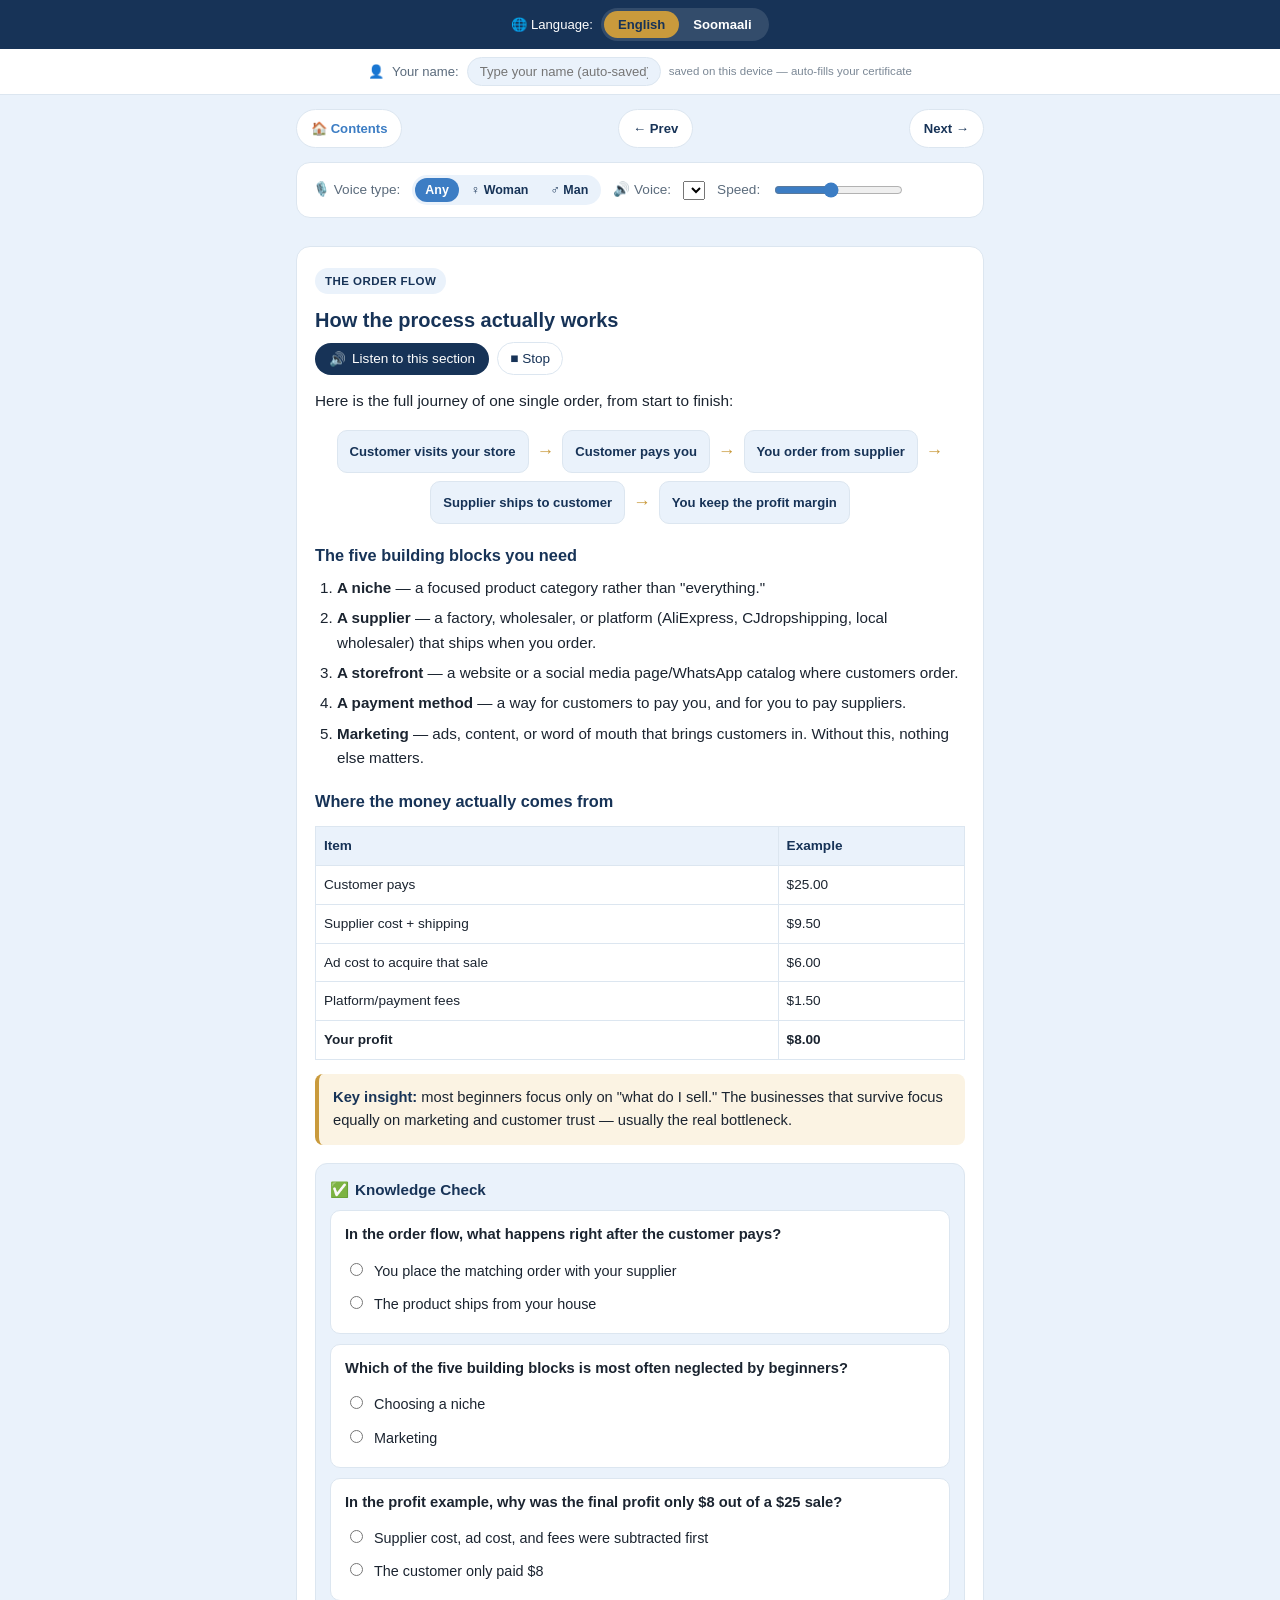
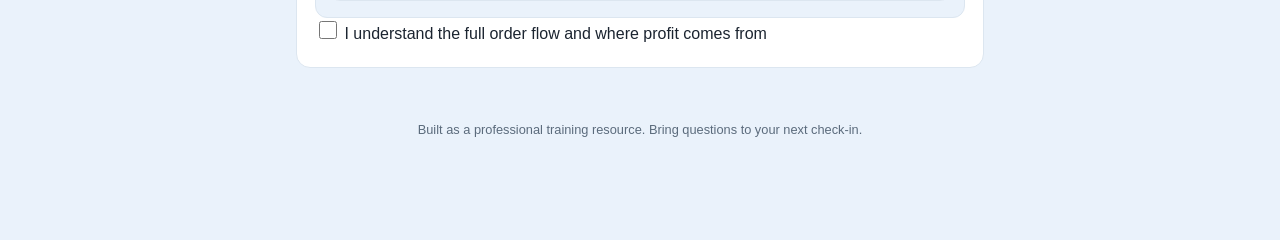
<file: module-2.html>
<!DOCTYPE html>
<html lang="en" data-lang="en">
<head>
<meta charset="UTF-8">
<meta name="viewport" content="width=device-width, initial-scale=1.0">
<title>How the Process Works — Dropshipping Mastery Program</title>
<style>
:root{
  --navy:#173357;
  --blue:#3C7DC4;
  --sky:#EAF2FB;
  --gold:#C99A3C;
  --ink:#1B2430;
  --muted:#5B6B7C;
  --line:#DCE6F0;
  --white:#FFFFFF;
  --good:#2E8B57;
  --bad:#B0392B;
  --radius:14px;
}
*{box-sizing:border-box;}
html{scroll-behavior:smooth;}
[data-lang="en"] .so{display:none !important;}
[data-lang="so"] .en{display:none !important;}
body{
  margin:0;
  font-family:-apple-system,BlinkMacSystemFont,"Segoe UI",Roboto,Helvetica,Arial,sans-serif;
  background:var(--sky);
  color:var(--ink);
  line-height:1.6;
  padding-bottom:60px;
}

/* ---------- Top control bar ---------- */
.control-bar{
  position:sticky;
  top:0;
  z-index:60;
  background:var(--navy);
  color:var(--white);
  padding:8px 12px;
  display:flex;
  align-items:center;
  justify-content:center;
  gap:8px;
  flex-wrap:wrap;
  font-size:0.82rem;
}
.lang-toggle{
  display:inline-flex;
  background:rgba(255,255,255,0.12);
  border-radius:999px;
  padding:3px;
}
.lang-toggle button{
  border:none;
  background:transparent;
  color:var(--white);
  padding:6px 14px;
  border-radius:999px;
  font-size:0.82rem;
  font-weight:700;
  cursor:pointer;
}
.lang-toggle button.active{
  background:var(--gold);
  color:var(--navy);
}

/* ---------- Page navigation (Home / Prev / Next) ---------- */
.pagenav{
  max-width:720px;
  margin:14px auto 0;
  padding:0 16px;
  display:flex;
  justify-content:space-between;
  gap:8px;
  flex-wrap:wrap;
}
.pagenav a{
  background:var(--white);
  border:1px solid var(--line);
  color:var(--navy);
  text-decoration:none;
  font-size:0.82rem;
  font-weight:600;
  padding:8px 14px;
  border-radius:999px;
  white-space:nowrap;
}
.pagenav a:hover{background:var(--sky);}
.pagenav a.home{color:var(--blue);}

/* ---------- Cover ---------- */
header.cover{
  background:linear-gradient(135deg,var(--navy),var(--blue));
  color:var(--white);
  padding:40px 20px 32px;
  text-align:center;
}
header.cover .badge{
  display:inline-block;
  background:var(--gold);
  color:var(--navy);
  font-weight:800;
  font-size:0.72rem;
  letter-spacing:0.06em;
  text-transform:uppercase;
  padding:5px 14px;
  border-radius:999px;
  margin-bottom:14px;
}
header.cover h1{
  margin:0 0 8px;
  font-size:1.7rem;
  line-height:1.3;
}
header.cover p.tagline{
  margin:0 auto;
  font-size:1rem;
  opacity:0.92;
  max-width:520px;
}
.cover-card{
  background:rgba(255,255,255,0.1);
  border:1px solid rgba(255,255,255,0.3);
  border-radius:var(--radius);
  max-width:420px;
  margin:22px auto 0;
  padding:16px 18px;
  text-align:left;
  font-size:0.88rem;
}
.cover-card .row{
  display:flex;
  flex-wrap:wrap;
  justify-content:space-between;
  gap:4px 12px;
  padding:6px 0;
  border-bottom:1px dashed rgba(255,255,255,0.25);
}
.cover-card .row:last-child{border-bottom:none;}
.cover-card .row b{opacity:0.85;font-weight:600;margin-right:8px;}
.meta-row{
  display:flex;
  justify-content:center;
  gap:10px;
  flex-wrap:wrap;
  margin-top:18px;
}
.pill{
  background:rgba(255,255,255,0.15);
  border:1px solid rgba(255,255,255,0.35);
  padding:5px 12px;
  border-radius:999px;
  font-size:0.76rem;
}
.license-note{
  max-width:520px;
  margin:16px auto 0;
  font-size:0.72rem;
  opacity:0.75;
}

nav.toc{
  max-width:720px;
  margin:18px auto 0;
  padding:0 16px;
}
nav.toc details{
  background:var(--white);
  border:1px solid var(--line);
  border-radius:var(--radius);
  padding:10px 14px;
}
nav.toc summary{
  font-weight:600;
  cursor:pointer;
  color:var(--navy);
  font-size:0.95rem;
}
nav.toc ul{
  list-style:none;
  margin:10px 0 4px;
  padding:0;
  display:grid;
  gap:6px;
}
nav.toc a{
  display:flex;
  justify-content:space-between;
  align-items:center;
  color:var(--blue);
  text-decoration:none;
  font-size:0.9rem;
  background:var(--sky);
  padding:10px 12px;
  border-radius:10px;
}
nav.toc a:hover{background:#DCEAFB;}
nav.toc a .go{font-size:0.75rem;color:var(--muted);}

.voice-settings{
  max-width:720px;
  margin:14px auto 0;
  padding:0 16px 8px;
}
.voice-settings-inner{
  background:var(--white);
  border:1px solid var(--line);
  border-radius:var(--radius);
  padding:12px 16px;
  display:flex;
  align-items:center;
  gap:12px;
  flex-wrap:wrap;
  font-size:0.85rem;
  color:var(--muted);
}
.voice-settings-inner select, .voice-settings-inner input[type=range]{
  accent-color:var(--blue);
}
.voice-note{
  font-size:0.76rem;
  color:var(--bad);
  display:none;
  width:100%;
}
.voice-note.show{display:block;}
#genderNote{color:var(--muted);}
.gender-toggle{
  display:inline-flex;
  background:var(--sky);
  border-radius:999px;
  padding:3px;
  gap:2px;
}
.gender-toggle .gbtn{
  border:none;
  background:transparent;
  color:var(--navy);
  padding:5px 10px;
  border-radius:999px;
  font-size:0.78rem;
  font-weight:600;
  cursor:pointer;
}
.gender-toggle .gbtn.active{
  background:var(--blue);
  color:var(--white);
}

main{
  max-width:720px;
  margin:0 auto;
  padding:20px 16px 10px;
}

section.module{
  background:var(--white);
  border:1px solid var(--line);
  border-radius:var(--radius);
  padding:20px 18px;
  margin-bottom:18px;
}
section.module .tag{
  display:inline-block;
  background:var(--sky);
  color:var(--navy);
  font-size:0.72rem;
  font-weight:700;
  letter-spacing:0.04em;
  text-transform:uppercase;
  padding:4px 10px;
  border-radius:999px;
  margin-bottom:10px;
}
section.module h2{
  margin:0 0 6px;
  font-size:1.25rem;
  color:var(--navy);
}
section.module h3{
  font-size:1.02rem;
  color:var(--navy);
  margin:18px 0 6px;
}
section.module p{
  margin:8px 0;
  color:var(--ink);
  font-size:0.96rem;
}
section.module ul, section.module ol{
  margin:8px 0;
  padding-left:22px;
}
section.module li{
  margin-bottom:6px;
  font-size:0.95rem;
}
.callout{
  background:var(--sky);
  border-left:4px solid var(--blue);
  padding:12px 14px;
  border-radius:8px;
  margin:14px 0;
  font-size:0.92rem;
}
.callout.gold{
  border-left-color:var(--gold);
  background:#FBF3E3;
}
.callout strong{color:var(--navy);}

.listen-row{
  display:flex;
  align-items:center;
  gap:8px;
  flex-wrap:wrap;
  margin-bottom:14px;
}
button.listen-btn{
  display:inline-flex;
  align-items:center;
  gap:6px;
  background:var(--navy);
  color:var(--white);
  border:none;
  padding:8px 14px;
  border-radius:999px;
  font-size:0.85rem;
  cursor:pointer;
}
button.listen-btn.playing{background:var(--good);}
button.stop-btn{
  background:var(--white);
  color:var(--navy);
  border:1px solid var(--line);
  padding:8px 12px;
  border-radius:999px;
  font-size:0.85rem;
  cursor:pointer;
}

.flow{
  display:flex;
  flex-wrap:wrap;
  gap:8px;
  align-items:center;
  justify-content:center;
  margin:16px 0;
}
.flow .box{
  background:var(--sky);
  border:1px solid var(--line);
  border-radius:10px;
  padding:10px 12px;
  font-size:0.82rem;
  text-align:center;
  color:var(--navy);
  font-weight:600;
  min-width:100px;
}
.flow .arrow{
  color:var(--gold);
  font-size:1.1rem;
}

table.compare{
  width:100%;
  border-collapse:collapse;
  font-size:0.85rem;
  margin:12px 0;
}
table.compare th, table.compare td{
  border:1px solid var(--line);
  padding:8px;
  text-align:left;
  vertical-align:top;
}
table.compare th{
  background:var(--sky);
  color:var(--navy);
}

.checklist label{
  display:flex;
  align-items:flex-start;
  gap:10px;
  padding:8px 0;
  border-bottom:1px dashed var(--line);
  font-size:0.94rem;
  cursor:pointer;
}
.checklist label:last-child{border-bottom:none;}
.checklist input[type=checkbox]{
  margin-top:3px;
  width:18px;
  height:18px;
  accent-color:var(--good);
  flex-shrink:0;
}
.checklist input:checked + span{
  text-decoration:line-through;
  color:var(--muted);
}

.glossary dt{
  font-weight:700;
  color:var(--navy);
  margin-top:10px;
}
.glossary dd{
  margin:2px 0 0;
  font-size:0.92rem;
  color:var(--ink);
}

/* ---------- Quiz ---------- */
.quiz{
  background:var(--sky);
  border:1px solid var(--line);
  border-radius:12px;
  padding:14px 14px 6px;
  margin-top:18px;
}
.quiz-header{
  font-weight:700;
  color:var(--navy);
  font-size:0.95rem;
  margin-bottom:8px;
  display:flex;
  align-items:center;
  gap:6px;
}
.quiz-q{
  background:var(--white);
  border:1px solid var(--line);
  border-radius:10px;
  padding:12px 14px;
  margin-bottom:10px;
}
.quiz-q p.stem{
  font-weight:600;
  margin:0 0 8px;
  font-size:0.92rem;
  color:var(--ink);
}
.quiz-q label{
  display:flex;
  align-items:flex-start;
  gap:8px;
  padding:5px 0;
  font-size:0.9rem;
  cursor:pointer;
}
.quiz-q input[type=radio]{
  margin-top:3px;
  accent-color:var(--blue);
}
.feedback{
  margin-top:8px;
  padding:8px 10px;
  border-radius:8px;
  font-size:0.85rem;
  display:none;
}
.feedback.correct{
  display:block;
  background:#E4F3EA;
  color:var(--good);
}
.feedback.incorrect{
  display:block;
  background:#FBEAE3;
  color:var(--bad);
}

.badge-good{
  background:#E4F3EA;
  color:var(--good);
  padding:2px 8px;
  border-radius:6px;
  font-size:0.75rem;
  font-weight:700;
}

/* ---------- Certificate ---------- */
.cert{
  border:3px double var(--gold);
  border-radius:12px;
  padding:26px 20px;
  text-align:center;
  background:linear-gradient(180deg,#FFFFFF,#FBF7EE);
}
.cert .star{font-size:22px;color:var(--gold);}
.cert h3{
  color:var(--navy);
  margin:6px 0 2px;
  font-size:1.1rem;
}
.cert input[type=text]{
  border:none;
  border-bottom:2px solid var(--gold);
  background:transparent;
  text-align:center;
  font-size:1.1rem;
  color:var(--navy);
  font-weight:700;
  padding:6px 4px;
  width:80%;
  margin:10px 0;
}
.cert .scoreline{
  margin-top:14px;
  font-size:0.9rem;
  color:var(--muted);
}
.print-btn{
  background:var(--gold);
  color:var(--navy);
  border:none;
  padding:10px 18px;
  border-radius:999px;
  font-weight:700;
  font-size:0.88rem;
  cursor:pointer;
  margin-top:14px;
}
@media print{
  .control-bar, .pagenav, nav.toc, .voice-settings, .print-btn, .profile-bar, footer{display:none !important;}
  /* On the certificate page, printing should show ONLY the certificate — not the exam questions. */
  #certificate > *:not(.cert){display:none !important;}
  body{background:white;padding-bottom:0;}
  main{padding:0;max-width:none;}
  section.module{border:none;padding:0;}
}

/* ---------- Learner profile bar ---------- */
.profile-bar{
  background:var(--white);
  border-bottom:1px solid var(--line);
  padding:8px 16px;
  display:flex;
  align-items:center;
  justify-content:center;
  gap:8px;
  font-size:0.82rem;
  color:var(--muted);
  flex-wrap:wrap;
}
.profile-bar input{
  border:1px solid var(--line);
  border-radius:999px;
  padding:6px 12px;
  font-size:0.82rem;
  max-width:220px;
  color:var(--ink);
  background:var(--sky);
}
.profile-bar .saved-hint{font-size:0.72rem;color:var(--muted);opacity:0.8;}

footer{
  text-align:center;
  color:var(--muted);
  font-size:0.8rem;
  padding:24px 16px 40px;
}

@media (min-width:640px){
  header.cover h1{font-size:2.1rem;}
}

</style>
</head>
<body>

<div class="control-bar">
  <span class="en">🌐 Language:</span><span class="so">🌐 Luuqad:</span>
  <div class="lang-toggle">
    <button id="btnEn" class="active" onclick="setLang('en')">English</button>
    <button id="btnSo" onclick="setLang('so')">Soomaali</button>
  </div>
</div>

<div class="profile-bar">
  👤 <span class="en">Your name:</span><span class="so">Magacaaga:</span>
  <input id="profileName" placeholder="Type your name (auto-saved)">
  <span class="saved-hint en">saved on this device — auto-fills your certificate</span>
  <span class="saved-hint so">waa lagu kaydiyaa qalabkan — si toos ah ayuu u buuxinayaa shahaadadaada</span>
</div>

<nav class="pagenav">
  <a href="index.html" class="sitelink home" data-page="index.html">🏠 <span class="en">Contents</span><span class="so">Waxyaabaha</span></a>
  <a href="module-1.html" class="sitelink" data-page="module-1.html">← <span class="en">Prev</span><span class="so">Hore</span></a>
  <a href="module-3.html" class="sitelink" data-page="module-3.html"><span class="en">Next</span><span class="so">Xiga</span> →</a>
</nav>

<div class="voice-settings">
  <div class="voice-settings-inner">
    <span>🎙️ <span class="en">Voice type</span><span class="so">Nooca Codka</span>:</span>
    <div class="gender-toggle">
      <button type="button" class="gbtn active" data-gender="any" onclick="setGender('any')"><span class="en">Any</span><span class="so">Dhammaan</span></button>
      <button type="button" class="gbtn" data-gender="female" onclick="setGender('female')">♀ <span class="en">Woman</span><span class="so">Dumar</span></button>
      <button type="button" class="gbtn" data-gender="male" onclick="setGender('male')">♂ <span class="en">Man</span><span class="so">Rag</span></button>
    </div>
    <span>🔊 <span class="en">Voice</span><span class="so">Cod</span>:</span>
    <select id="voiceSelect"></select>
    <span><span class="en">Speed</span><span class="so">Xawli</span>:</span>
    <input type="range" id="rateRange" min="0.6" max="1.3" step="0.1" value="0.9">
    <div class="voice-note" id="voiceNote">
      <span class="en">⚠️ This device has no Somali voice installed, so narration falls back to the closest available voice and will mispronounce Somali words.</span>
      <span class="so">⚠️ Qalabkan cod Soomaali ah lama helin, marka akhriska wuxuu isticmaali doonaa codka ugu dhow ee la heli karo.</span>
    </div>
  </div>
</div>

<main>
  <section class="module" id="mod2">
    <span class="tag"><span class="en">The Order Flow</span><span class="so">Socodka Dalabka</span></span>
    <h2><span class="en">How the process actually works</span><span class="so">Sida habraacu run ahaantii u shaqeeyo</span></h2>
    <div class="listen-row">
      <button class="listen-btn" data-target="mod2-text">🔊 <span class="en">Listen to this section</span><span class="so">Dhegayso qaybtan</span></button>
      <button class="stop-btn" onclick="stopSpeech()">■ <span class="en">Stop</span><span class="so">Jooji</span></button>
    </div>
    <div id="mod2-text">
      <p class="en">Here is the full journey of one single order, from start to finish:</p>
      <p class="so">Kani waa safarka buuxa ee hal dalab, bilowga ilaa dhamaadka:</p>
      <div class="flow">
        <div class="box"><span class="en">Customer visits your store</span><span class="so">Macmiilku booqdaa dukaankaaga</span></div><span class="arrow">→</span>
        <div class="box"><span class="en">Customer pays you</span><span class="so">Macmiilku kuu bixiyaa</span></div><span class="arrow">→</span>
        <div class="box"><span class="en">You order from supplier</span><span class="so">Waxaad ka dalbataa alaab-siiyaha</span></div><span class="arrow">→</span>
        <div class="box"><span class="en">Supplier ships to customer</span><span class="so">Alaab-siiyuhu u diraa macmiilka</span></div><span class="arrow">→</span>
        <div class="box"><span class="en">You keep the profit margin</span><span class="so">Waxaad hayataa faa'iidada</span></div>
      </div>
      <h3><span class="en">The five building blocks you need</span><span class="so">Shanta walxood ee aad u baahan tahay</span></h3>
      <ol class="en">
        <li><strong>A niche</strong> — a focused product category rather than "everything."</li>
        <li><strong>A supplier</strong> — a factory, wholesaler, or platform (AliExpress, CJdropshipping, local wholesaler) that ships when you order.</li>
        <li><strong>A storefront</strong> — a website or a social media page/WhatsApp catalog where customers order.</li>
        <li><strong>A payment method</strong> — a way for customers to pay you, and for you to pay suppliers.</li>
        <li><strong>Marketing</strong> — ads, content, or word of mouth that brings customers in. Without this, nothing else matters.</li>
      </ol>
      <ol class="so">
        <li><strong>Niche (qayb gaar ah)</strong> — nooc alaab oo la xaqiijiyay, ma aha "wax walba."</li>
        <li><strong>Alaab-siiye</strong> — warshad, tuujaar, ama barxad (AliExpress, CJdropshipping, tuujaar maxalli ah) oo kuu diri karta marka aad dalbato.</li>
        <li><strong>Dukaan</strong> — website ama bog bulsho/WhatsApp oo macaamiishu ka dalban karaan.</li>
        <li><strong>Hab lacag-bixin</strong> — hab macaamiishu kuugu bixiyaan, iyo hab aad u bixiso alaab-siiyaha.</li>
        <li><strong>Suuqgeyn</strong> — xayaysiis, waxqabad, ama af-ka-af oo macaamiil keena. La'aantiisa, wax kale ma qiimo lahan.</li>
      </ol>
      <h3><span class="en">Where the money actually comes from</span><span class="so">Xagee lacagtu run ahaantii ka timaaddo</span></h3>
      <table class="compare">
        <tr><th class="en">Item</th><th class="so">Waxa la iibiyay</th><th>Example</th></tr>
        <tr><td><span class="en">Customer pays</span><span class="so">Macmiilku wuxuu bixiyaa</span></td><td>$25.00</td></tr>
        <tr><td><span class="en">Supplier cost + shipping</span><span class="so">Kharashka alaab-siiyaha + rarid</span></td><td>$9.50</td></tr>
        <tr><td><span class="en">Ad cost to acquire that sale</span><span class="so">Kharashka xayaysiiska</span></td><td>$6.00</td></tr>
        <tr><td><span class="en">Platform/payment fees</span><span class="so">Khidmadaha barxadda/lacag-bixinta</span></td><td>$1.50</td></tr>
        <tr><td><strong class="en">Your profit</strong><strong class="so">Faa'iidadaada</strong></td><td><strong>$8.00</strong></td></tr>
      </table>
      <div class="callout gold">
        <strong class="en">Key insight:</strong><strong class="so">Fikrad muhiim ah:</strong>
        <span class="en"> most beginners focus only on "what do I sell." The businesses that survive focus equally on marketing and customer trust — usually the real bottleneck.</span>
        <span class="so"> inta badan bilowga ayaa keliya fiirsata "maxaan iibiyaa." Ganacsiyada badbaada waxay isla mid ahaan u fiirsadaan suuqgeynta iyo kalsoonida macmiilka — kaas oo inta badan ah caqabadda dhabta ah.</span>
      </div>
    </div>
    <div class="quiz" data-qcount="3">
      <div class="quiz-header">✅ <span class="en">Knowledge Check</span><span class="so">Hubinta Aqoonta</span></div>
      <div class="quiz-q">
        <p class="stem en">In the order flow, what happens right after the customer pays?</p>
        <p class="stem so">Habraaca dalabka, maxaa dhaca marka macmiilku bixiyo kaddib?</p>
        <label><input type="radio" name="q2_1" data-correct="true" onchange="gradeOne(this)"><span class="en">You place the matching order with your supplier</span><span class="so">Waxaad dalab u dirtaa alaab-siiyaha</span></label>
        <label><input type="radio" name="q2_1" data-correct="false" onchange="gradeOne(this)"><span class="en">The product ships from your house</span><span class="so">Alaabta waxay ka soo baxdaa gurigaaga</span></label>
        <div class="feedback">
          <span class="en correct-msg">✅ Correct.</span><span class="so correct-msg">✅ Sax.</span>
          <span class="en incorrect-msg">❌ Not quite — you never physically hold the product.</span>
          <span class="so incorrect-msg">❌ Maaha sax — marnaba gacanta kuma haysid alaabta.</span>
        </div>
      </div>
      <div class="quiz-q">
        <p class="stem en">Which of the five building blocks is most often neglected by beginners?</p>
        <p class="stem so">Shanta walxood, tee ayaa inta badan ay dayaceen bilowyaasha?</p>
        <label><input type="radio" name="q2_2" data-correct="false" onchange="gradeOne(this)"><span class="en">Choosing a niche</span><span class="so">Doorashada niche-ga</span></label>
        <label><input type="radio" name="q2_2" data-correct="true" onchange="gradeOne(this)"><span class="en">Marketing</span><span class="so">Suuqgeynta</span></label>
        <div class="feedback">
          <span class="en correct-msg">✅ Correct — the store doesn't sell itself.</span>
          <span class="so correct-msg">✅ Sax — dukaanku iskiis isu iibiyo ma karo.</span>
          <span class="en incorrect-msg">❌ Not quite — re-read the "Key insight" callout.</span>
          <span class="so incorrect-msg">❌ Maaha sax — dib u akhri fikradda "muhiimka ah."</span>
        </div>
      </div>
      <div class="quiz-q">
        <p class="stem en">In the profit example, why was the final profit only $8 out of a $25 sale?</p>
        <p class="stem so">Tusaalaha faa'iidada, sababta faa'iidadu ugu dambeyn ahayd $8 keliya oo $25 laga iibiyay?</p>
        <label><input type="radio" name="q2_3" data-correct="true" onchange="gradeOne(this)"><span class="en">Supplier cost, ad cost, and fees were subtracted first</span><span class="so">Kharashka alaab-siiyaha, xayaysiiska, iyo khidmadaha ayaa hore looga jaray</span></label>
        <label><input type="radio" name="q2_3" data-correct="false" onchange="gradeOne(this)"><span class="en">The customer only paid $8</span><span class="so">Macmiilku wuxuu bixiyay $8 keliya</span></label>
        <div class="feedback">
          <span class="en correct-msg">✅ Correct.</span><span class="so correct-msg">✅ Sax.</span>
          <span class="en incorrect-msg">❌ Not quite — look at the table again.</span>
          <span class="so incorrect-msg">❌ Maaha sax — mar labaad eeg jadwalka.</span>
        </div>
      </div>
    </div>
    <label class="checklist" style="border:none;padding-top:14px;">
      <input type="checkbox" class="tracker">
      <span><span class="en">I understand the full order flow and where profit comes from</span><span class="so">Waan fahmay habraaca dalabka iyo halka faa'iiddu ka timaaddo</span></span>
    </label>
  </section>
</main>

<footer>
  <span class="en">Built as a professional training resource. Bring questions to your next check-in.</span>
  <span class="so">Waxaa loo dhisay sida agabka tababarka xirfadeed. Su'aalaha kaxeeya kulankaaga xiga.</span>
</footer>

<script>
// ---------- Storage helpers (guarded — some browsers block storage on file:// pages) ----------
function safeGet(key){ try{ return localStorage.getItem(key); }catch(e){ return null; } }
function safeSet(key, val){ try{ localStorage.setItem(key, val); }catch(e){} }

// ---------- Learner profile (remembers the learner's name across pages/visits) ----------
function initProfile(){
  const stored = safeGet('dm_learner_name') || '';
  const pi = document.getElementById('profileName');
  if(pi){
    pi.value = stored;
    pi.addEventListener('input', () => safeSet('dm_learner_name', pi.value));
  }
  const cn = document.getElementById('certName');
  if(cn){
    if(stored && !cn.value) cn.value = stored;
    cn.addEventListener('input', () => safeSet('dm_learner_name', cn.value));
  }
}

// ---------- Language ----------
function getQueryLang(){
  return new URLSearchParams(window.location.search).get('lang');
}

function refreshSiteLinks(lang){
  document.querySelectorAll('a.sitelink[data-page]').forEach(a => {
    const page = a.dataset.page;
    a.setAttribute('href', page + (lang && lang !== 'en' ? '?lang=' + lang : ''));
  });
}

function setLang(lang){
  document.documentElement.setAttribute('data-lang', lang);
  const btnEn = document.getElementById('btnEn');
  const btnSo = document.getElementById('btnSo');
  if(btnEn) btnEn.classList.toggle('active', lang === 'en');
  if(btnSo) btnSo.classList.toggle('active', lang === 'so');
  refreshSiteLinks(lang);
  if(typeof refreshVoiceList === 'function') refreshVoiceList();
}

// ---------- Quiz grading ----------
function gradeOne(input){
  const qBlock = input.closest('.quiz-q');
  const fb = qBlock.querySelector('.feedback');
  const isCorrect = input.dataset.correct === 'true';
  fb.classList.remove('correct','incorrect');
  fb.classList.add(isCorrect ? 'correct' : 'incorrect');
  fb.querySelectorAll('.correct-msg').forEach(el => el.style.display = isCorrect ? '' : 'none');
  fb.querySelectorAll('.incorrect-msg').forEach(el => el.style.display = isCorrect ? 'none' : '');
}

function calcScore(){
  const groups = {};
  document.querySelectorAll('.quiz input[type=radio]').forEach(inp => {
    if(!groups[inp.name]) groups[inp.name] = {answered:false, correct:false};
    if(inp.checked){
      groups[inp.name].answered = true;
      groups[inp.name].correct = inp.dataset.correct === 'true';
    }
  });
  const names = Object.keys(groups);
  const total = names.length;
  const answered = names.filter(n => groups[n].answered).length;
  const correct = names.filter(n => groups[n].correct).length;
  const pct = total ? Math.round((correct/total)*100) : 0;
  const lang = document.documentElement.getAttribute('data-lang');
  let msg;
  if(answered < total){
    msg = lang === 'so'
      ? ('Waxaad ka jawaabtay ' + answered + ' / ' + total + ' su\'aalood. Fadlan dhammaystir dhammaan su\'aalaha imtixaanka ugu dambeeya ka hor.')
      : ('You\'ve answered ' + answered + ' / ' + total + ' questions. Please finish all the final exam questions first.');
  } else {
    msg = lang === 'so'
      ? ('Dhibcahaaga: ' + correct + ' / ' + total + ' (' + pct + '%)')
      : ('Your score: ' + correct + ' / ' + total + ' (' + pct + '%)');
  }
  const scoreResultEl = document.getElementById('scoreResult');
  if(scoreResultEl) scoreResultEl.textContent = msg;
  if(answered === total){
    const certLine = document.getElementById('certScoreline');
    if(certLine){
      certLine.innerHTML = '<span class="en">Score: ' + correct + '/' + total + ' (' + pct + '%)' + (pct>=70 ? ' — Passed' : ' — Review recommended') + '</span>' +
                            '<span class="so">Dhibco: ' + correct + '/' + total + ' (' + pct + '%)' + (pct>=70 ? ' — Ku Guuleystay' : ' — Dib u eegis ayaa lagula talinayaa') + '</span>';
    }
  }
}

// ---------- Text-to-speech ----------
let voices = [];
let genderFilter = 'any';
let currentBtn = null;

const FEMALE_HINTS = ['female','samantha','victoria','karen','moira','tessa','fiona','zira','susan','allison','ava','samira','salli','joanna','kendra','kimberly','amy','emma','ivy','salma','laila'];
const MALE_HINTS = ['male','alex','daniel','fred','thomas','david','mark','james','george','arthur','oliver','ryan','justin','matthew','majed','tarik'];
function detectGender(voice){
  const n = (voice.name || '').toLowerCase();
  if(FEMALE_HINTS.some(h => n.includes(h))) return 'female';
  if(MALE_HINTS.some(h => n.includes(h))) return 'male';
  return 'unknown';
}

function setGender(g){
  genderFilter = g;
  document.querySelectorAll('.gbtn').forEach(b => b.classList.toggle('active', b.dataset.gender === g));
  refreshVoiceList();
}

function refreshVoiceList(){
  const voiceSelect = document.getElementById('voiceSelect');
  const voiceNote = document.getElementById('voiceNote');
  if(!voiceSelect || !voices.length) return;
  const lang = document.documentElement.getAttribute('data-lang');
  voiceSelect.innerHTML = '';

  let pool = voices.map((v, i) => ({v, i}));
  if(genderFilter !== 'any'){
    const filtered = pool.filter(p => detectGender(p.v) === genderFilter);
    if(filtered.length) pool = filtered; // fall back to full list if none match, rather than showing empty
  }

  pool.forEach(p => {
    const opt = document.createElement('option');
    opt.value = p.i;
    opt.textContent = p.v.name + ' (' + p.v.lang + ')';
    voiceSelect.appendChild(opt);
  });

  if(lang === 'so'){
    const soMatch = pool.find(p => p.v.lang && p.v.lang.toLowerCase().startsWith('so'));
    if(soMatch){
      voiceSelect.value = soMatch.i;
      if(voiceNote) voiceNote.classList.remove('show');
    } else if(voiceNote){
      voiceNote.classList.add('show');
    }
  } else {
    if(voiceNote) voiceNote.classList.remove('show');
    const enMatch = pool.find(p => p.v.lang && p.v.lang.startsWith('en'));
    if(enMatch) voiceSelect.value = enMatch.i;
  }
}
function populateVoices(){
  voices = speechSynthesis.getVoices();
  refreshVoiceList();
}
if('speechSynthesis' in window){
  populateVoices();
  speechSynthesis.onvoiceschanged = populateVoices;
} else {
  document.addEventListener('DOMContentLoaded', () => {
    document.querySelectorAll('.listen-btn').forEach(b => { b.disabled = true; });
  });
}

function stopSpeech(){
  speechSynthesis.cancel();
  if(currentBtn){ currentBtn.classList.remove('playing'); }
  currentBtn = null;
}

function speakText(text, btn){
  stopSpeech();
  const voiceSelect = document.getElementById('voiceSelect');
  const rateRange = document.getElementById('rateRange');
  const utter = new SpeechSynthesisUtterance(text);
  const vIdx = voiceSelect ? voiceSelect.value : null;
  if(voices[vIdx]) utter.voice = voices[vIdx];
  utter.rate = rateRange ? parseFloat(rateRange.value) : 0.9;
  utter.onend = stopSpeech;
  utter.onerror = stopSpeech;
  currentBtn = btn;
  if(btn) btn.classList.add('playing');
  speechSynthesis.speak(utter);
}

document.addEventListener('DOMContentLoaded', () => {
  document.querySelectorAll('.listen-btn').forEach(btn => {
    btn.addEventListener('click', () => {
      const targetId = btn.getAttribute('data-target');
      const el = document.getElementById(targetId);
      speakText(el.innerText, btn);
    });
  });

  const certDateEl = document.getElementById('certDate');
  if(certDateEl) certDateEl.textContent = new Date().toDateString();

  initProfile();

  // Initialize language from the URL (?lang=so) so it can be carried across pages via links.
  const initialLang = getQueryLang() === 'so' ? 'so' : 'en';
  setLang(initialLang);
});

</script>
</body>
</html>
</file>
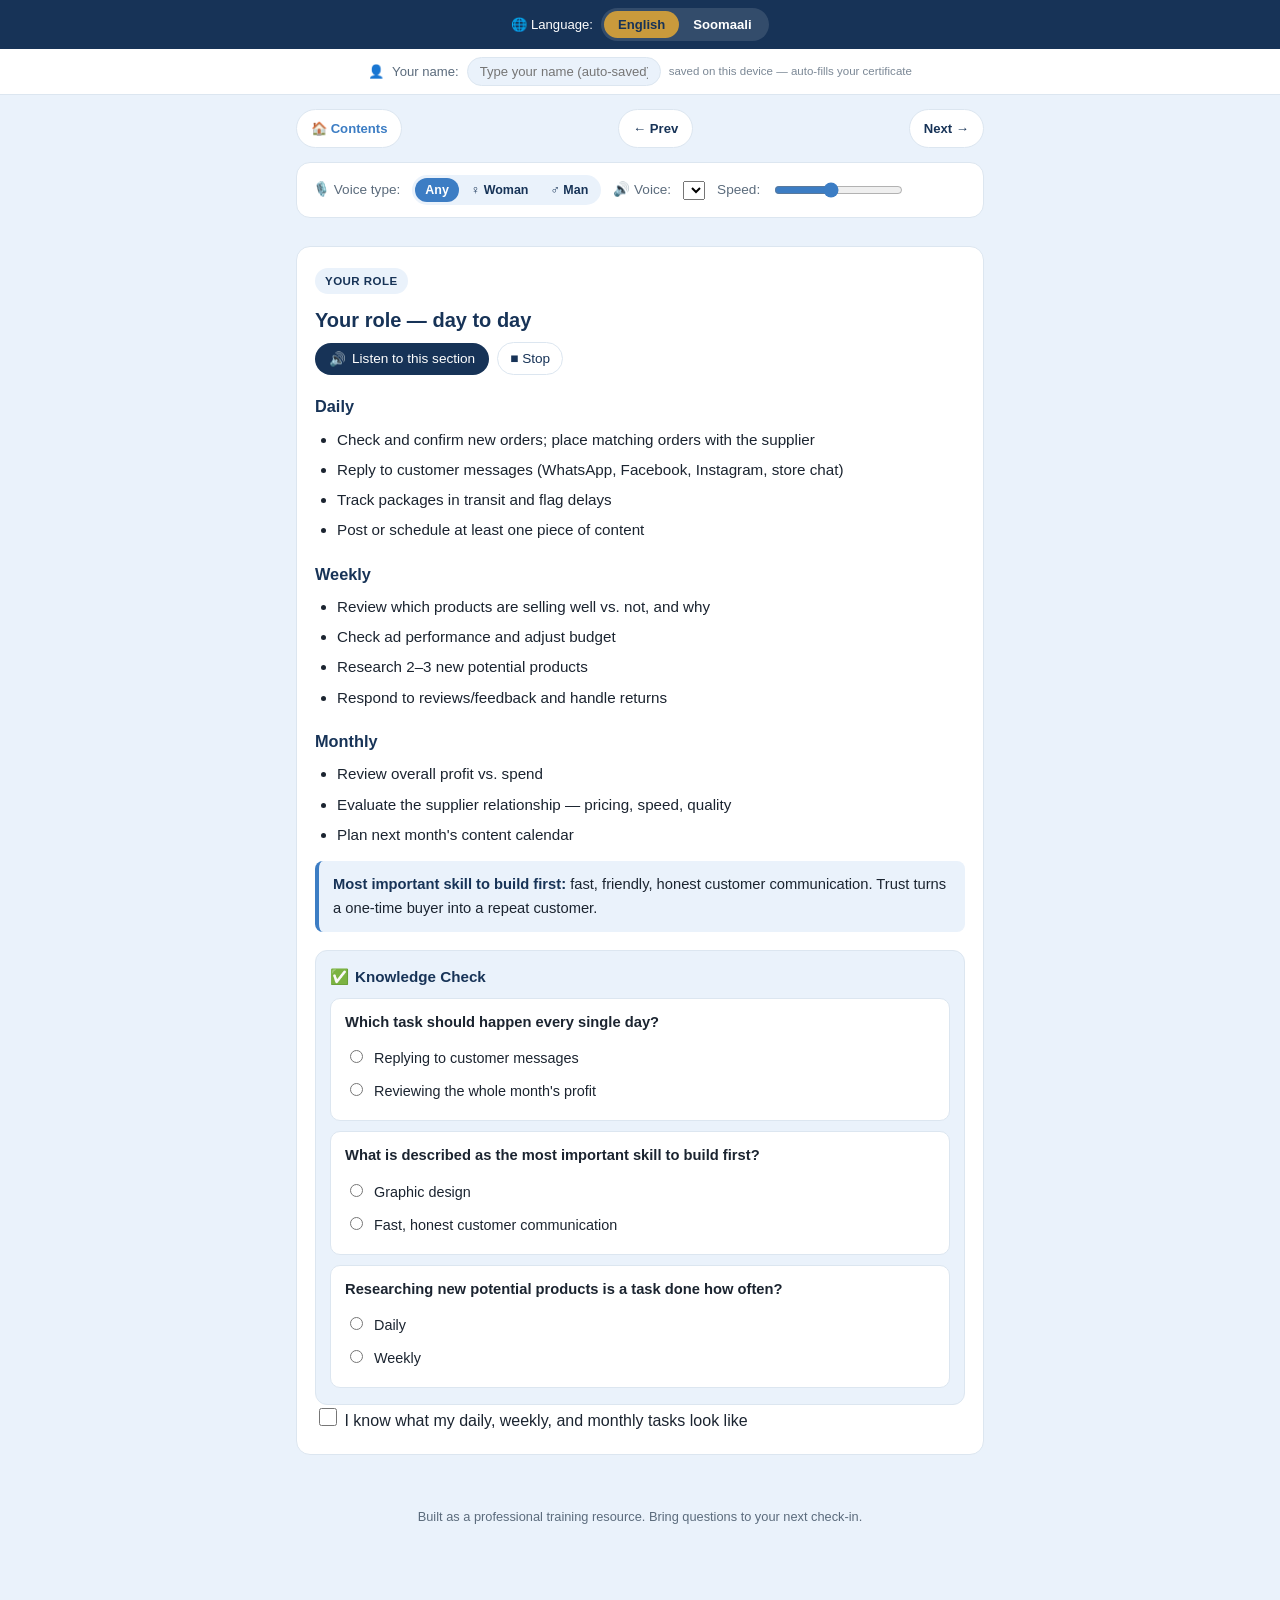
<file: module-3.html>
<!DOCTYPE html>
<html lang="en" data-lang="en">
<head>
<meta charset="UTF-8">
<meta name="viewport" content="width=device-width, initial-scale=1.0">
<title>Your Role — Dropshipping Mastery Program</title>
<style>
:root{
  --navy:#173357;
  --blue:#3C7DC4;
  --sky:#EAF2FB;
  --gold:#C99A3C;
  --ink:#1B2430;
  --muted:#5B6B7C;
  --line:#DCE6F0;
  --white:#FFFFFF;
  --good:#2E8B57;
  --bad:#B0392B;
  --radius:14px;
}
*{box-sizing:border-box;}
html{scroll-behavior:smooth;}
[data-lang="en"] .so{display:none !important;}
[data-lang="so"] .en{display:none !important;}
body{
  margin:0;
  font-family:-apple-system,BlinkMacSystemFont,"Segoe UI",Roboto,Helvetica,Arial,sans-serif;
  background:var(--sky);
  color:var(--ink);
  line-height:1.6;
  padding-bottom:60px;
}

/* ---------- Top control bar ---------- */
.control-bar{
  position:sticky;
  top:0;
  z-index:60;
  background:var(--navy);
  color:var(--white);
  padding:8px 12px;
  display:flex;
  align-items:center;
  justify-content:center;
  gap:8px;
  flex-wrap:wrap;
  font-size:0.82rem;
}
.lang-toggle{
  display:inline-flex;
  background:rgba(255,255,255,0.12);
  border-radius:999px;
  padding:3px;
}
.lang-toggle button{
  border:none;
  background:transparent;
  color:var(--white);
  padding:6px 14px;
  border-radius:999px;
  font-size:0.82rem;
  font-weight:700;
  cursor:pointer;
}
.lang-toggle button.active{
  background:var(--gold);
  color:var(--navy);
}

/* ---------- Page navigation (Home / Prev / Next) ---------- */
.pagenav{
  max-width:720px;
  margin:14px auto 0;
  padding:0 16px;
  display:flex;
  justify-content:space-between;
  gap:8px;
  flex-wrap:wrap;
}
.pagenav a{
  background:var(--white);
  border:1px solid var(--line);
  color:var(--navy);
  text-decoration:none;
  font-size:0.82rem;
  font-weight:600;
  padding:8px 14px;
  border-radius:999px;
  white-space:nowrap;
}
.pagenav a:hover{background:var(--sky);}
.pagenav a.home{color:var(--blue);}

/* ---------- Cover ---------- */
header.cover{
  background:linear-gradient(135deg,var(--navy),var(--blue));
  color:var(--white);
  padding:40px 20px 32px;
  text-align:center;
}
header.cover .badge{
  display:inline-block;
  background:var(--gold);
  color:var(--navy);
  font-weight:800;
  font-size:0.72rem;
  letter-spacing:0.06em;
  text-transform:uppercase;
  padding:5px 14px;
  border-radius:999px;
  margin-bottom:14px;
}
header.cover h1{
  margin:0 0 8px;
  font-size:1.7rem;
  line-height:1.3;
}
header.cover p.tagline{
  margin:0 auto;
  font-size:1rem;
  opacity:0.92;
  max-width:520px;
}
.cover-card{
  background:rgba(255,255,255,0.1);
  border:1px solid rgba(255,255,255,0.3);
  border-radius:var(--radius);
  max-width:420px;
  margin:22px auto 0;
  padding:16px 18px;
  text-align:left;
  font-size:0.88rem;
}
.cover-card .row{
  display:flex;
  flex-wrap:wrap;
  justify-content:space-between;
  gap:4px 12px;
  padding:6px 0;
  border-bottom:1px dashed rgba(255,255,255,0.25);
}
.cover-card .row:last-child{border-bottom:none;}
.cover-card .row b{opacity:0.85;font-weight:600;margin-right:8px;}
.meta-row{
  display:flex;
  justify-content:center;
  gap:10px;
  flex-wrap:wrap;
  margin-top:18px;
}
.pill{
  background:rgba(255,255,255,0.15);
  border:1px solid rgba(255,255,255,0.35);
  padding:5px 12px;
  border-radius:999px;
  font-size:0.76rem;
}
.license-note{
  max-width:520px;
  margin:16px auto 0;
  font-size:0.72rem;
  opacity:0.75;
}

nav.toc{
  max-width:720px;
  margin:18px auto 0;
  padding:0 16px;
}
nav.toc details{
  background:var(--white);
  border:1px solid var(--line);
  border-radius:var(--radius);
  padding:10px 14px;
}
nav.toc summary{
  font-weight:600;
  cursor:pointer;
  color:var(--navy);
  font-size:0.95rem;
}
nav.toc ul{
  list-style:none;
  margin:10px 0 4px;
  padding:0;
  display:grid;
  gap:6px;
}
nav.toc a{
  display:flex;
  justify-content:space-between;
  align-items:center;
  color:var(--blue);
  text-decoration:none;
  font-size:0.9rem;
  background:var(--sky);
  padding:10px 12px;
  border-radius:10px;
}
nav.toc a:hover{background:#DCEAFB;}
nav.toc a .go{font-size:0.75rem;color:var(--muted);}

.voice-settings{
  max-width:720px;
  margin:14px auto 0;
  padding:0 16px 8px;
}
.voice-settings-inner{
  background:var(--white);
  border:1px solid var(--line);
  border-radius:var(--radius);
  padding:12px 16px;
  display:flex;
  align-items:center;
  gap:12px;
  flex-wrap:wrap;
  font-size:0.85rem;
  color:var(--muted);
}
.voice-settings-inner select, .voice-settings-inner input[type=range]{
  accent-color:var(--blue);
}
.voice-note{
  font-size:0.76rem;
  color:var(--bad);
  display:none;
  width:100%;
}
.voice-note.show{display:block;}
#genderNote{color:var(--muted);}
.gender-toggle{
  display:inline-flex;
  background:var(--sky);
  border-radius:999px;
  padding:3px;
  gap:2px;
}
.gender-toggle .gbtn{
  border:none;
  background:transparent;
  color:var(--navy);
  padding:5px 10px;
  border-radius:999px;
  font-size:0.78rem;
  font-weight:600;
  cursor:pointer;
}
.gender-toggle .gbtn.active{
  background:var(--blue);
  color:var(--white);
}

main{
  max-width:720px;
  margin:0 auto;
  padding:20px 16px 10px;
}

section.module{
  background:var(--white);
  border:1px solid var(--line);
  border-radius:var(--radius);
  padding:20px 18px;
  margin-bottom:18px;
}
section.module .tag{
  display:inline-block;
  background:var(--sky);
  color:var(--navy);
  font-size:0.72rem;
  font-weight:700;
  letter-spacing:0.04em;
  text-transform:uppercase;
  padding:4px 10px;
  border-radius:999px;
  margin-bottom:10px;
}
section.module h2{
  margin:0 0 6px;
  font-size:1.25rem;
  color:var(--navy);
}
section.module h3{
  font-size:1.02rem;
  color:var(--navy);
  margin:18px 0 6px;
}
section.module p{
  margin:8px 0;
  color:var(--ink);
  font-size:0.96rem;
}
section.module ul, section.module ol{
  margin:8px 0;
  padding-left:22px;
}
section.module li{
  margin-bottom:6px;
  font-size:0.95rem;
}
.callout{
  background:var(--sky);
  border-left:4px solid var(--blue);
  padding:12px 14px;
  border-radius:8px;
  margin:14px 0;
  font-size:0.92rem;
}
.callout.gold{
  border-left-color:var(--gold);
  background:#FBF3E3;
}
.callout strong{color:var(--navy);}

.listen-row{
  display:flex;
  align-items:center;
  gap:8px;
  flex-wrap:wrap;
  margin-bottom:14px;
}
button.listen-btn{
  display:inline-flex;
  align-items:center;
  gap:6px;
  background:var(--navy);
  color:var(--white);
  border:none;
  padding:8px 14px;
  border-radius:999px;
  font-size:0.85rem;
  cursor:pointer;
}
button.listen-btn.playing{background:var(--good);}
button.stop-btn{
  background:var(--white);
  color:var(--navy);
  border:1px solid var(--line);
  padding:8px 12px;
  border-radius:999px;
  font-size:0.85rem;
  cursor:pointer;
}

.flow{
  display:flex;
  flex-wrap:wrap;
  gap:8px;
  align-items:center;
  justify-content:center;
  margin:16px 0;
}
.flow .box{
  background:var(--sky);
  border:1px solid var(--line);
  border-radius:10px;
  padding:10px 12px;
  font-size:0.82rem;
  text-align:center;
  color:var(--navy);
  font-weight:600;
  min-width:100px;
}
.flow .arrow{
  color:var(--gold);
  font-size:1.1rem;
}

table.compare{
  width:100%;
  border-collapse:collapse;
  font-size:0.85rem;
  margin:12px 0;
}
table.compare th, table.compare td{
  border:1px solid var(--line);
  padding:8px;
  text-align:left;
  vertical-align:top;
}
table.compare th{
  background:var(--sky);
  color:var(--navy);
}

.checklist label{
  display:flex;
  align-items:flex-start;
  gap:10px;
  padding:8px 0;
  border-bottom:1px dashed var(--line);
  font-size:0.94rem;
  cursor:pointer;
}
.checklist label:last-child{border-bottom:none;}
.checklist input[type=checkbox]{
  margin-top:3px;
  width:18px;
  height:18px;
  accent-color:var(--good);
  flex-shrink:0;
}
.checklist input:checked + span{
  text-decoration:line-through;
  color:var(--muted);
}

.glossary dt{
  font-weight:700;
  color:var(--navy);
  margin-top:10px;
}
.glossary dd{
  margin:2px 0 0;
  font-size:0.92rem;
  color:var(--ink);
}

/* ---------- Quiz ---------- */
.quiz{
  background:var(--sky);
  border:1px solid var(--line);
  border-radius:12px;
  padding:14px 14px 6px;
  margin-top:18px;
}
.quiz-header{
  font-weight:700;
  color:var(--navy);
  font-size:0.95rem;
  margin-bottom:8px;
  display:flex;
  align-items:center;
  gap:6px;
}
.quiz-q{
  background:var(--white);
  border:1px solid var(--line);
  border-radius:10px;
  padding:12px 14px;
  margin-bottom:10px;
}
.quiz-q p.stem{
  font-weight:600;
  margin:0 0 8px;
  font-size:0.92rem;
  color:var(--ink);
}
.quiz-q label{
  display:flex;
  align-items:flex-start;
  gap:8px;
  padding:5px 0;
  font-size:0.9rem;
  cursor:pointer;
}
.quiz-q input[type=radio]{
  margin-top:3px;
  accent-color:var(--blue);
}
.feedback{
  margin-top:8px;
  padding:8px 10px;
  border-radius:8px;
  font-size:0.85rem;
  display:none;
}
.feedback.correct{
  display:block;
  background:#E4F3EA;
  color:var(--good);
}
.feedback.incorrect{
  display:block;
  background:#FBEAE3;
  color:var(--bad);
}

.badge-good{
  background:#E4F3EA;
  color:var(--good);
  padding:2px 8px;
  border-radius:6px;
  font-size:0.75rem;
  font-weight:700;
}

/* ---------- Certificate ---------- */
.cert{
  border:3px double var(--gold);
  border-radius:12px;
  padding:26px 20px;
  text-align:center;
  background:linear-gradient(180deg,#FFFFFF,#FBF7EE);
}
.cert .star{font-size:22px;color:var(--gold);}
.cert h3{
  color:var(--navy);
  margin:6px 0 2px;
  font-size:1.1rem;
}
.cert input[type=text]{
  border:none;
  border-bottom:2px solid var(--gold);
  background:transparent;
  text-align:center;
  font-size:1.1rem;
  color:var(--navy);
  font-weight:700;
  padding:6px 4px;
  width:80%;
  margin:10px 0;
}
.cert .scoreline{
  margin-top:14px;
  font-size:0.9rem;
  color:var(--muted);
}
.print-btn{
  background:var(--gold);
  color:var(--navy);
  border:none;
  padding:10px 18px;
  border-radius:999px;
  font-weight:700;
  font-size:0.88rem;
  cursor:pointer;
  margin-top:14px;
}
@media print{
  .control-bar, .pagenav, nav.toc, .voice-settings, .print-btn, .profile-bar, footer{display:none !important;}
  /* On the certificate page, printing should show ONLY the certificate — not the exam questions. */
  #certificate > *:not(.cert){display:none !important;}
  body{background:white;padding-bottom:0;}
  main{padding:0;max-width:none;}
  section.module{border:none;padding:0;}
}

/* ---------- Learner profile bar ---------- */
.profile-bar{
  background:var(--white);
  border-bottom:1px solid var(--line);
  padding:8px 16px;
  display:flex;
  align-items:center;
  justify-content:center;
  gap:8px;
  font-size:0.82rem;
  color:var(--muted);
  flex-wrap:wrap;
}
.profile-bar input{
  border:1px solid var(--line);
  border-radius:999px;
  padding:6px 12px;
  font-size:0.82rem;
  max-width:220px;
  color:var(--ink);
  background:var(--sky);
}
.profile-bar .saved-hint{font-size:0.72rem;color:var(--muted);opacity:0.8;}

footer{
  text-align:center;
  color:var(--muted);
  font-size:0.8rem;
  padding:24px 16px 40px;
}

@media (min-width:640px){
  header.cover h1{font-size:2.1rem;}
}

</style>
</head>
<body>

<div class="control-bar">
  <span class="en">🌐 Language:</span><span class="so">🌐 Luuqad:</span>
  <div class="lang-toggle">
    <button id="btnEn" class="active" onclick="setLang('en')">English</button>
    <button id="btnSo" onclick="setLang('so')">Soomaali</button>
  </div>
</div>

<div class="profile-bar">
  👤 <span class="en">Your name:</span><span class="so">Magacaaga:</span>
  <input id="profileName" placeholder="Type your name (auto-saved)">
  <span class="saved-hint en">saved on this device — auto-fills your certificate</span>
  <span class="saved-hint so">waa lagu kaydiyaa qalabkan — si toos ah ayuu u buuxinayaa shahaadadaada</span>
</div>

<nav class="pagenav">
  <a href="index.html" class="sitelink home" data-page="index.html">🏠 <span class="en">Contents</span><span class="so">Waxyaabaha</span></a>
  <a href="module-2.html" class="sitelink" data-page="module-2.html">← <span class="en">Prev</span><span class="so">Hore</span></a>
  <a href="module-4.html" class="sitelink" data-page="module-4.html"><span class="en">Next</span><span class="so">Xiga</span> →</a>
</nav>

<div class="voice-settings">
  <div class="voice-settings-inner">
    <span>🎙️ <span class="en">Voice type</span><span class="so">Nooca Codka</span>:</span>
    <div class="gender-toggle">
      <button type="button" class="gbtn active" data-gender="any" onclick="setGender('any')"><span class="en">Any</span><span class="so">Dhammaan</span></button>
      <button type="button" class="gbtn" data-gender="female" onclick="setGender('female')">♀ <span class="en">Woman</span><span class="so">Dumar</span></button>
      <button type="button" class="gbtn" data-gender="male" onclick="setGender('male')">♂ <span class="en">Man</span><span class="so">Rag</span></button>
    </div>
    <span>🔊 <span class="en">Voice</span><span class="so">Cod</span>:</span>
    <select id="voiceSelect"></select>
    <span><span class="en">Speed</span><span class="so">Xawli</span>:</span>
    <input type="range" id="rateRange" min="0.6" max="1.3" step="0.1" value="0.9">
    <div class="voice-note" id="voiceNote">
      <span class="en">⚠️ This device has no Somali voice installed, so narration falls back to the closest available voice and will mispronounce Somali words.</span>
      <span class="so">⚠️ Qalabkan cod Soomaali ah lama helin, marka akhriska wuxuu isticmaali doonaa codka ugu dhow ee la heli karo.</span>
    </div>
  </div>
</div>

<main>
  <section class="module" id="mod3">
    <span class="tag"><span class="en">Your Role</span><span class="so">Doorkaaga</span></span>
    <h2><span class="en">Your role — day to day</span><span class="so">Doorkaaga — maalin walba</span></h2>
    <div class="listen-row">
      <button class="listen-btn" data-target="mod3-text">🔊 <span class="en">Listen to this section</span><span class="so">Dhegayso qaybtan</span></button>
      <button class="stop-btn" onclick="stopSpeech()">■ <span class="en">Stop</span><span class="so">Jooji</span></button>
    </div>
    <div id="mod3-text">
      <h3><span class="en">Daily</span><span class="so">Maalin kasta</span></h3>
      <ul class="en">
        <li>Check and confirm new orders; place matching orders with the supplier</li>
        <li>Reply to customer messages (WhatsApp, Facebook, Instagram, store chat)</li>
        <li>Track packages in transit and flag delays</li>
        <li>Post or schedule at least one piece of content</li>
      </ul>
      <ul class="so">
        <li>Hubi oo xaqiiji dalabyada cusub; u dir dalabyada alaab-siiyaha</li>
        <li>Ka jawaab fariimaha macaamiisha (WhatsApp, Facebook, Instagram, dukaanka)</li>
        <li>La soco xirmooyinka socda oo calaamadi dib u dhac</li>
        <li>Dir ama jadwali ugu yaraan hal qayb waxqabad ah</li>
      </ul>
      <h3><span class="en">Weekly</span><span class="so">Toddobaad kasta</span></h3>
      <ul class="en">
        <li>Review which products are selling well vs. not, and why</li>
        <li>Check ad performance and adjust budget</li>
        <li>Research 2–3 new potential products</li>
        <li>Respond to reviews/feedback and handle returns</li>
      </ul>
      <ul class="so">
        <li>Dib u eeg alaabta si fiican u iibisa iyo tan aan u iibin, iyo sababta</li>
        <li>Hubi waxqabadka xayaysiiska oo hagaaji miisaaniyadda</li>
        <li>Baadh 2–3 alaab oo cusub</li>
        <li>Ka jawaab faallooyinka oo maamul soo celinta</li>
      </ul>
      <h3><span class="en">Monthly</span><span class="so">Bil kasta</span></h3>
      <ul class="en">
        <li>Review overall profit vs. spend</li>
        <li>Evaluate the supplier relationship — pricing, speed, quality</li>
        <li>Plan next month's content calendar</li>
      </ul>
      <ul class="so">
        <li>Dib u eeg faa'iidada guud iyo kharashka</li>
        <li>Qiimee xiriirka alaab-siiyaha — qiimaha, xawaaraha, tayada</li>
        <li>Qorshee jadwalka waxqabadka bisha soo socota</li>
      </ul>
      <div class="callout">
        <strong class="en">Most important skill to build first:</strong><strong class="so">Xirfadda ugu muhiimsan ee la bilaabo:</strong>
        <span class="en"> fast, friendly, honest customer communication. Trust turns a one-time buyer into a repeat customer.</span>
        <span class="so"> isgaarsiin degdeg ah, saaxiibtinimo, iyo daacadnimo. Kalsoonidu waxay macmiil hal mar iibsaday u rogtaa mid soo noqnoqda.</span>
      </div>
    </div>
    <div class="quiz" data-qcount="3">
      <div class="quiz-header">✅ <span class="en">Knowledge Check</span><span class="so">Hubinta Aqoonta</span></div>
      <div class="quiz-q">
        <p class="stem en">Which task should happen every single day?</p>
        <p class="stem so">Hawshee ayaa maalin walba ah?</p>
        <label><input type="radio" name="q3_1" data-correct="true" onchange="gradeOne(this)"><span class="en">Replying to customer messages</span><span class="so">Ka jawaabidda fariimaha macaamiisha</span></label>
        <label><input type="radio" name="q3_1" data-correct="false" onchange="gradeOne(this)"><span class="en">Reviewing the whole month's profit</span><span class="so">Dib u eegista faa'iidada bisha oo dhan</span></label>
        <div class="feedback">
          <span class="en correct-msg">✅ Correct.</span><span class="so correct-msg">✅ Sax.</span>
          <span class="en incorrect-msg">❌ Not quite — that's a monthly task.</span>
          <span class="so incorrect-msg">❌ Maaha sax — taasi waa hawl bilo ah.</span>
        </div>
      </div>
      <div class="quiz-q">
        <p class="stem en">What is described as the most important skill to build first?</p>
        <p class="stem so">Maxaa lagu sifeeyay xirfadda ugu muhiimsan ee la bilaabo?</p>
        <label><input type="radio" name="q3_2" data-correct="false" onchange="gradeOne(this)"><span class="en">Graphic design</span><span class="so">Naqshadeynta sawirka</span></label>
        <label><input type="radio" name="q3_2" data-correct="true" onchange="gradeOne(this)"><span class="en">Fast, honest customer communication</span><span class="so">Isgaarsiin degdeg ah oo daacad ah</span></label>
        <div class="feedback">
          <span class="en correct-msg">✅ Correct.</span><span class="so correct-msg">✅ Sax.</span>
          <span class="en incorrect-msg">❌ Not quite — re-read the callout box.</span>
          <span class="so incorrect-msg">❌ Maaha sax — dib u akhri sanduuqa fikradda.</span>
        </div>
      </div>
      <div class="quiz-q">
        <p class="stem en">Researching new potential products is a task done how often?</p>
        <p class="stem so">Baadhitaanka alaabta cusub waa hawl la sameeyo immisa jeer?</p>
        <label><input type="radio" name="q3_3" data-correct="false" onchange="gradeOne(this)"><span class="en">Daily</span><span class="so">Maalin kasta</span></label>
        <label><input type="radio" name="q3_3" data-correct="true" onchange="gradeOne(this)"><span class="en">Weekly</span><span class="so">Toddobaad kasta</span></label>
        <div class="feedback">
          <span class="en correct-msg">✅ Correct.</span><span class="so correct-msg">✅ Sax.</span>
          <span class="en incorrect-msg">❌ Not quite — check the weekly list.</span>
          <span class="so incorrect-msg">❌ Maaha sax — hubi liiska toddobaadlaha.</span>
        </div>
      </div>
    </div>
    <label class="checklist" style="border:none;padding-top:14px;">
      <input type="checkbox" class="tracker">
      <span><span class="en">I know what my daily, weekly, and monthly tasks look like</span><span class="so">Waan ogahay hawlahayga maalinlaha, toddobaadlaha, iyo bishii</span></span>
    </label>
  </section>
</main>

<footer>
  <span class="en">Built as a professional training resource. Bring questions to your next check-in.</span>
  <span class="so">Waxaa loo dhisay sida agabka tababarka xirfadeed. Su'aalaha kaxeeya kulankaaga xiga.</span>
</footer>

<script>
// ---------- Storage helpers (guarded — some browsers block storage on file:// pages) ----------
function safeGet(key){ try{ return localStorage.getItem(key); }catch(e){ return null; } }
function safeSet(key, val){ try{ localStorage.setItem(key, val); }catch(e){} }

// ---------- Learner profile (remembers the learner's name across pages/visits) ----------
function initProfile(){
  const stored = safeGet('dm_learner_name') || '';
  const pi = document.getElementById('profileName');
  if(pi){
    pi.value = stored;
    pi.addEventListener('input', () => safeSet('dm_learner_name', pi.value));
  }
  const cn = document.getElementById('certName');
  if(cn){
    if(stored && !cn.value) cn.value = stored;
    cn.addEventListener('input', () => safeSet('dm_learner_name', cn.value));
  }
}

// ---------- Language ----------
function getQueryLang(){
  return new URLSearchParams(window.location.search).get('lang');
}

function refreshSiteLinks(lang){
  document.querySelectorAll('a.sitelink[data-page]').forEach(a => {
    const page = a.dataset.page;
    a.setAttribute('href', page + (lang && lang !== 'en' ? '?lang=' + lang : ''));
  });
}

function setLang(lang){
  document.documentElement.setAttribute('data-lang', lang);
  const btnEn = document.getElementById('btnEn');
  const btnSo = document.getElementById('btnSo');
  if(btnEn) btnEn.classList.toggle('active', lang === 'en');
  if(btnSo) btnSo.classList.toggle('active', lang === 'so');
  refreshSiteLinks(lang);
  if(typeof refreshVoiceList === 'function') refreshVoiceList();
}

// ---------- Quiz grading ----------
function gradeOne(input){
  const qBlock = input.closest('.quiz-q');
  const fb = qBlock.querySelector('.feedback');
  const isCorrect = input.dataset.correct === 'true';
  fb.classList.remove('correct','incorrect');
  fb.classList.add(isCorrect ? 'correct' : 'incorrect');
  fb.querySelectorAll('.correct-msg').forEach(el => el.style.display = isCorrect ? '' : 'none');
  fb.querySelectorAll('.incorrect-msg').forEach(el => el.style.display = isCorrect ? 'none' : '');
}

function calcScore(){
  const groups = {};
  document.querySelectorAll('.quiz input[type=radio]').forEach(inp => {
    if(!groups[inp.name]) groups[inp.name] = {answered:false, correct:false};
    if(inp.checked){
      groups[inp.name].answered = true;
      groups[inp.name].correct = inp.dataset.correct === 'true';
    }
  });
  const names = Object.keys(groups);
  const total = names.length;
  const answered = names.filter(n => groups[n].answered).length;
  const correct = names.filter(n => groups[n].correct).length;
  const pct = total ? Math.round((correct/total)*100) : 0;
  const lang = document.documentElement.getAttribute('data-lang');
  let msg;
  if(answered < total){
    msg = lang === 'so'
      ? ('Waxaad ka jawaabtay ' + answered + ' / ' + total + ' su\'aalood. Fadlan dhammaystir dhammaan su\'aalaha imtixaanka ugu dambeeya ka hor.')
      : ('You\'ve answered ' + answered + ' / ' + total + ' questions. Please finish all the final exam questions first.');
  } else {
    msg = lang === 'so'
      ? ('Dhibcahaaga: ' + correct + ' / ' + total + ' (' + pct + '%)')
      : ('Your score: ' + correct + ' / ' + total + ' (' + pct + '%)');
  }
  const scoreResultEl = document.getElementById('scoreResult');
  if(scoreResultEl) scoreResultEl.textContent = msg;
  if(answered === total){
    const certLine = document.getElementById('certScoreline');
    if(certLine){
      certLine.innerHTML = '<span class="en">Score: ' + correct + '/' + total + ' (' + pct + '%)' + (pct>=70 ? ' — Passed' : ' — Review recommended') + '</span>' +
                            '<span class="so">Dhibco: ' + correct + '/' + total + ' (' + pct + '%)' + (pct>=70 ? ' — Ku Guuleystay' : ' — Dib u eegis ayaa lagula talinayaa') + '</span>';
    }
  }
}

// ---------- Text-to-speech ----------
let voices = [];
let genderFilter = 'any';
let currentBtn = null;

const FEMALE_HINTS = ['female','samantha','victoria','karen','moira','tessa','fiona','zira','susan','allison','ava','samira','salli','joanna','kendra','kimberly','amy','emma','ivy','salma','laila'];
const MALE_HINTS = ['male','alex','daniel','fred','thomas','david','mark','james','george','arthur','oliver','ryan','justin','matthew','majed','tarik'];
function detectGender(voice){
  const n = (voice.name || '').toLowerCase();
  if(FEMALE_HINTS.some(h => n.includes(h))) return 'female';
  if(MALE_HINTS.some(h => n.includes(h))) return 'male';
  return 'unknown';
}

function setGender(g){
  genderFilter = g;
  document.querySelectorAll('.gbtn').forEach(b => b.classList.toggle('active', b.dataset.gender === g));
  refreshVoiceList();
}

function refreshVoiceList(){
  const voiceSelect = document.getElementById('voiceSelect');
  const voiceNote = document.getElementById('voiceNote');
  if(!voiceSelect || !voices.length) return;
  const lang = document.documentElement.getAttribute('data-lang');
  voiceSelect.innerHTML = '';

  let pool = voices.map((v, i) => ({v, i}));
  if(genderFilter !== 'any'){
    const filtered = pool.filter(p => detectGender(p.v) === genderFilter);
    if(filtered.length) pool = filtered; // fall back to full list if none match, rather than showing empty
  }

  pool.forEach(p => {
    const opt = document.createElement('option');
    opt.value = p.i;
    opt.textContent = p.v.name + ' (' + p.v.lang + ')';
    voiceSelect.appendChild(opt);
  });

  if(lang === 'so'){
    const soMatch = pool.find(p => p.v.lang && p.v.lang.toLowerCase().startsWith('so'));
    if(soMatch){
      voiceSelect.value = soMatch.i;
      if(voiceNote) voiceNote.classList.remove('show');
    } else if(voiceNote){
      voiceNote.classList.add('show');
    }
  } else {
    if(voiceNote) voiceNote.classList.remove('show');
    const enMatch = pool.find(p => p.v.lang && p.v.lang.startsWith('en'));
    if(enMatch) voiceSelect.value = enMatch.i;
  }
}
function populateVoices(){
  voices = speechSynthesis.getVoices();
  refreshVoiceList();
}
if('speechSynthesis' in window){
  populateVoices();
  speechSynthesis.onvoiceschanged = populateVoices;
} else {
  document.addEventListener('DOMContentLoaded', () => {
    document.querySelectorAll('.listen-btn').forEach(b => { b.disabled = true; });
  });
}

function stopSpeech(){
  speechSynthesis.cancel();
  if(currentBtn){ currentBtn.classList.remove('playing'); }
  currentBtn = null;
}

function speakText(text, btn){
  stopSpeech();
  const voiceSelect = document.getElementById('voiceSelect');
  const rateRange = document.getElementById('rateRange');
  const utter = new SpeechSynthesisUtterance(text);
  const vIdx = voiceSelect ? voiceSelect.value : null;
  if(voices[vIdx]) utter.voice = voices[vIdx];
  utter.rate = rateRange ? parseFloat(rateRange.value) : 0.9;
  utter.onend = stopSpeech;
  utter.onerror = stopSpeech;
  currentBtn = btn;
  if(btn) btn.classList.add('playing');
  speechSynthesis.speak(utter);
}

document.addEventListener('DOMContentLoaded', () => {
  document.querySelectorAll('.listen-btn').forEach(btn => {
    btn.addEventListener('click', () => {
      const targetId = btn.getAttribute('data-target');
      const el = document.getElementById(targetId);
      speakText(el.innerText, btn);
    });
  });

  const certDateEl = document.getElementById('certDate');
  if(certDateEl) certDateEl.textContent = new Date().toDateString();

  initProfile();

  // Initialize language from the URL (?lang=so) so it can be carried across pages via links.
  const initialLang = getQueryLang() === 'so' ? 'so' : 'en';
  setLang(initialLang);
});

</script>
</body>
</html>
</file>
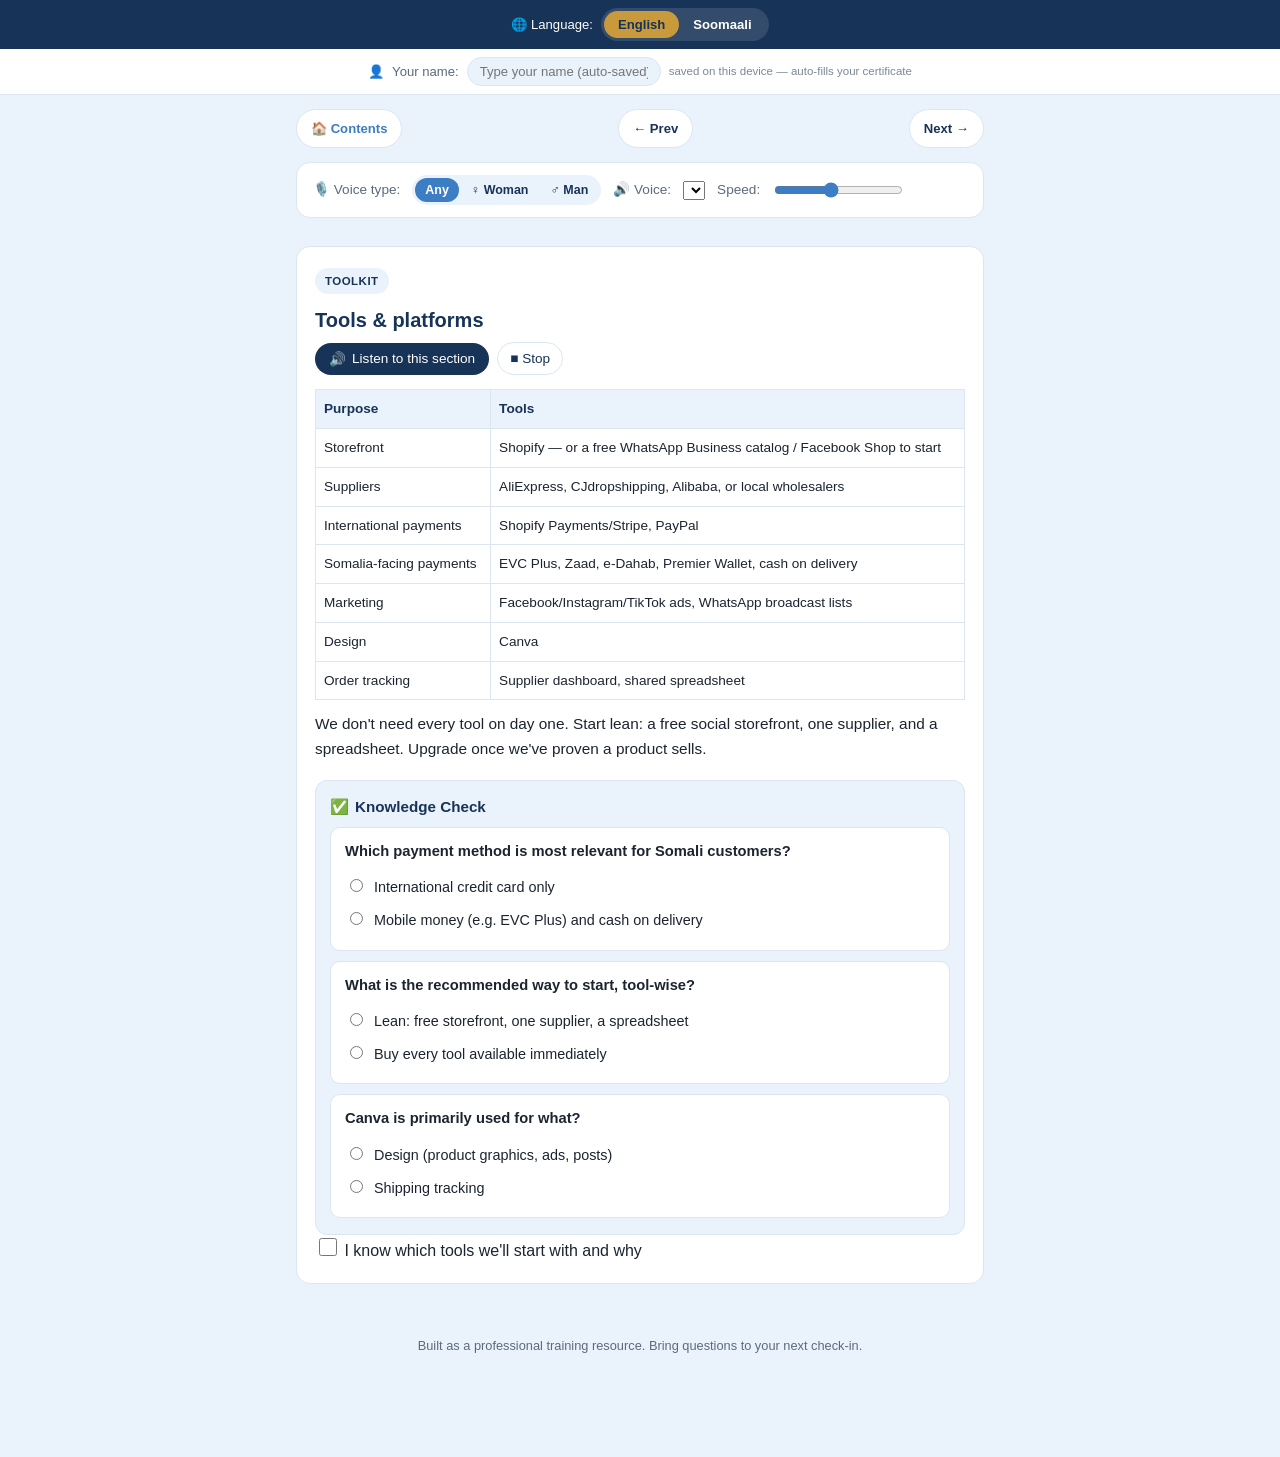
<file: module-4.html>
<!DOCTYPE html>
<html lang="en" data-lang="en">
<head>
<meta charset="UTF-8">
<meta name="viewport" content="width=device-width, initial-scale=1.0">
<title>Tools &amp; Platforms — Dropshipping Mastery Program</title>
<style>
:root{
  --navy:#173357;
  --blue:#3C7DC4;
  --sky:#EAF2FB;
  --gold:#C99A3C;
  --ink:#1B2430;
  --muted:#5B6B7C;
  --line:#DCE6F0;
  --white:#FFFFFF;
  --good:#2E8B57;
  --bad:#B0392B;
  --radius:14px;
}
*{box-sizing:border-box;}
html{scroll-behavior:smooth;}
[data-lang="en"] .so{display:none !important;}
[data-lang="so"] .en{display:none !important;}
body{
  margin:0;
  font-family:-apple-system,BlinkMacSystemFont,"Segoe UI",Roboto,Helvetica,Arial,sans-serif;
  background:var(--sky);
  color:var(--ink);
  line-height:1.6;
  padding-bottom:60px;
}

/* ---------- Top control bar ---------- */
.control-bar{
  position:sticky;
  top:0;
  z-index:60;
  background:var(--navy);
  color:var(--white);
  padding:8px 12px;
  display:flex;
  align-items:center;
  justify-content:center;
  gap:8px;
  flex-wrap:wrap;
  font-size:0.82rem;
}
.lang-toggle{
  display:inline-flex;
  background:rgba(255,255,255,0.12);
  border-radius:999px;
  padding:3px;
}
.lang-toggle button{
  border:none;
  background:transparent;
  color:var(--white);
  padding:6px 14px;
  border-radius:999px;
  font-size:0.82rem;
  font-weight:700;
  cursor:pointer;
}
.lang-toggle button.active{
  background:var(--gold);
  color:var(--navy);
}

/* ---------- Page navigation (Home / Prev / Next) ---------- */
.pagenav{
  max-width:720px;
  margin:14px auto 0;
  padding:0 16px;
  display:flex;
  justify-content:space-between;
  gap:8px;
  flex-wrap:wrap;
}
.pagenav a{
  background:var(--white);
  border:1px solid var(--line);
  color:var(--navy);
  text-decoration:none;
  font-size:0.82rem;
  font-weight:600;
  padding:8px 14px;
  border-radius:999px;
  white-space:nowrap;
}
.pagenav a:hover{background:var(--sky);}
.pagenav a.home{color:var(--blue);}

/* ---------- Cover ---------- */
header.cover{
  background:linear-gradient(135deg,var(--navy),var(--blue));
  color:var(--white);
  padding:40px 20px 32px;
  text-align:center;
}
header.cover .badge{
  display:inline-block;
  background:var(--gold);
  color:var(--navy);
  font-weight:800;
  font-size:0.72rem;
  letter-spacing:0.06em;
  text-transform:uppercase;
  padding:5px 14px;
  border-radius:999px;
  margin-bottom:14px;
}
header.cover h1{
  margin:0 0 8px;
  font-size:1.7rem;
  line-height:1.3;
}
header.cover p.tagline{
  margin:0 auto;
  font-size:1rem;
  opacity:0.92;
  max-width:520px;
}
.cover-card{
  background:rgba(255,255,255,0.1);
  border:1px solid rgba(255,255,255,0.3);
  border-radius:var(--radius);
  max-width:420px;
  margin:22px auto 0;
  padding:16px 18px;
  text-align:left;
  font-size:0.88rem;
}
.cover-card .row{
  display:flex;
  flex-wrap:wrap;
  justify-content:space-between;
  gap:4px 12px;
  padding:6px 0;
  border-bottom:1px dashed rgba(255,255,255,0.25);
}
.cover-card .row:last-child{border-bottom:none;}
.cover-card .row b{opacity:0.85;font-weight:600;margin-right:8px;}
.meta-row{
  display:flex;
  justify-content:center;
  gap:10px;
  flex-wrap:wrap;
  margin-top:18px;
}
.pill{
  background:rgba(255,255,255,0.15);
  border:1px solid rgba(255,255,255,0.35);
  padding:5px 12px;
  border-radius:999px;
  font-size:0.76rem;
}
.license-note{
  max-width:520px;
  margin:16px auto 0;
  font-size:0.72rem;
  opacity:0.75;
}

nav.toc{
  max-width:720px;
  margin:18px auto 0;
  padding:0 16px;
}
nav.toc details{
  background:var(--white);
  border:1px solid var(--line);
  border-radius:var(--radius);
  padding:10px 14px;
}
nav.toc summary{
  font-weight:600;
  cursor:pointer;
  color:var(--navy);
  font-size:0.95rem;
}
nav.toc ul{
  list-style:none;
  margin:10px 0 4px;
  padding:0;
  display:grid;
  gap:6px;
}
nav.toc a{
  display:flex;
  justify-content:space-between;
  align-items:center;
  color:var(--blue);
  text-decoration:none;
  font-size:0.9rem;
  background:var(--sky);
  padding:10px 12px;
  border-radius:10px;
}
nav.toc a:hover{background:#DCEAFB;}
nav.toc a .go{font-size:0.75rem;color:var(--muted);}

.voice-settings{
  max-width:720px;
  margin:14px auto 0;
  padding:0 16px 8px;
}
.voice-settings-inner{
  background:var(--white);
  border:1px solid var(--line);
  border-radius:var(--radius);
  padding:12px 16px;
  display:flex;
  align-items:center;
  gap:12px;
  flex-wrap:wrap;
  font-size:0.85rem;
  color:var(--muted);
}
.voice-settings-inner select, .voice-settings-inner input[type=range]{
  accent-color:var(--blue);
}
.voice-note{
  font-size:0.76rem;
  color:var(--bad);
  display:none;
  width:100%;
}
.voice-note.show{display:block;}
#genderNote{color:var(--muted);}
.gender-toggle{
  display:inline-flex;
  background:var(--sky);
  border-radius:999px;
  padding:3px;
  gap:2px;
}
.gender-toggle .gbtn{
  border:none;
  background:transparent;
  color:var(--navy);
  padding:5px 10px;
  border-radius:999px;
  font-size:0.78rem;
  font-weight:600;
  cursor:pointer;
}
.gender-toggle .gbtn.active{
  background:var(--blue);
  color:var(--white);
}

main{
  max-width:720px;
  margin:0 auto;
  padding:20px 16px 10px;
}

section.module{
  background:var(--white);
  border:1px solid var(--line);
  border-radius:var(--radius);
  padding:20px 18px;
  margin-bottom:18px;
}
section.module .tag{
  display:inline-block;
  background:var(--sky);
  color:var(--navy);
  font-size:0.72rem;
  font-weight:700;
  letter-spacing:0.04em;
  text-transform:uppercase;
  padding:4px 10px;
  border-radius:999px;
  margin-bottom:10px;
}
section.module h2{
  margin:0 0 6px;
  font-size:1.25rem;
  color:var(--navy);
}
section.module h3{
  font-size:1.02rem;
  color:var(--navy);
  margin:18px 0 6px;
}
section.module p{
  margin:8px 0;
  color:var(--ink);
  font-size:0.96rem;
}
section.module ul, section.module ol{
  margin:8px 0;
  padding-left:22px;
}
section.module li{
  margin-bottom:6px;
  font-size:0.95rem;
}
.callout{
  background:var(--sky);
  border-left:4px solid var(--blue);
  padding:12px 14px;
  border-radius:8px;
  margin:14px 0;
  font-size:0.92rem;
}
.callout.gold{
  border-left-color:var(--gold);
  background:#FBF3E3;
}
.callout strong{color:var(--navy);}

.listen-row{
  display:flex;
  align-items:center;
  gap:8px;
  flex-wrap:wrap;
  margin-bottom:14px;
}
button.listen-btn{
  display:inline-flex;
  align-items:center;
  gap:6px;
  background:var(--navy);
  color:var(--white);
  border:none;
  padding:8px 14px;
  border-radius:999px;
  font-size:0.85rem;
  cursor:pointer;
}
button.listen-btn.playing{background:var(--good);}
button.stop-btn{
  background:var(--white);
  color:var(--navy);
  border:1px solid var(--line);
  padding:8px 12px;
  border-radius:999px;
  font-size:0.85rem;
  cursor:pointer;
}

.flow{
  display:flex;
  flex-wrap:wrap;
  gap:8px;
  align-items:center;
  justify-content:center;
  margin:16px 0;
}
.flow .box{
  background:var(--sky);
  border:1px solid var(--line);
  border-radius:10px;
  padding:10px 12px;
  font-size:0.82rem;
  text-align:center;
  color:var(--navy);
  font-weight:600;
  min-width:100px;
}
.flow .arrow{
  color:var(--gold);
  font-size:1.1rem;
}

table.compare{
  width:100%;
  border-collapse:collapse;
  font-size:0.85rem;
  margin:12px 0;
}
table.compare th, table.compare td{
  border:1px solid var(--line);
  padding:8px;
  text-align:left;
  vertical-align:top;
}
table.compare th{
  background:var(--sky);
  color:var(--navy);
}

.checklist label{
  display:flex;
  align-items:flex-start;
  gap:10px;
  padding:8px 0;
  border-bottom:1px dashed var(--line);
  font-size:0.94rem;
  cursor:pointer;
}
.checklist label:last-child{border-bottom:none;}
.checklist input[type=checkbox]{
  margin-top:3px;
  width:18px;
  height:18px;
  accent-color:var(--good);
  flex-shrink:0;
}
.checklist input:checked + span{
  text-decoration:line-through;
  color:var(--muted);
}

.glossary dt{
  font-weight:700;
  color:var(--navy);
  margin-top:10px;
}
.glossary dd{
  margin:2px 0 0;
  font-size:0.92rem;
  color:var(--ink);
}

/* ---------- Quiz ---------- */
.quiz{
  background:var(--sky);
  border:1px solid var(--line);
  border-radius:12px;
  padding:14px 14px 6px;
  margin-top:18px;
}
.quiz-header{
  font-weight:700;
  color:var(--navy);
  font-size:0.95rem;
  margin-bottom:8px;
  display:flex;
  align-items:center;
  gap:6px;
}
.quiz-q{
  background:var(--white);
  border:1px solid var(--line);
  border-radius:10px;
  padding:12px 14px;
  margin-bottom:10px;
}
.quiz-q p.stem{
  font-weight:600;
  margin:0 0 8px;
  font-size:0.92rem;
  color:var(--ink);
}
.quiz-q label{
  display:flex;
  align-items:flex-start;
  gap:8px;
  padding:5px 0;
  font-size:0.9rem;
  cursor:pointer;
}
.quiz-q input[type=radio]{
  margin-top:3px;
  accent-color:var(--blue);
}
.feedback{
  margin-top:8px;
  padding:8px 10px;
  border-radius:8px;
  font-size:0.85rem;
  display:none;
}
.feedback.correct{
  display:block;
  background:#E4F3EA;
  color:var(--good);
}
.feedback.incorrect{
  display:block;
  background:#FBEAE3;
  color:var(--bad);
}

.badge-good{
  background:#E4F3EA;
  color:var(--good);
  padding:2px 8px;
  border-radius:6px;
  font-size:0.75rem;
  font-weight:700;
}

/* ---------- Certificate ---------- */
.cert{
  border:3px double var(--gold);
  border-radius:12px;
  padding:26px 20px;
  text-align:center;
  background:linear-gradient(180deg,#FFFFFF,#FBF7EE);
}
.cert .star{font-size:22px;color:var(--gold);}
.cert h3{
  color:var(--navy);
  margin:6px 0 2px;
  font-size:1.1rem;
}
.cert input[type=text]{
  border:none;
  border-bottom:2px solid var(--gold);
  background:transparent;
  text-align:center;
  font-size:1.1rem;
  color:var(--navy);
  font-weight:700;
  padding:6px 4px;
  width:80%;
  margin:10px 0;
}
.cert .scoreline{
  margin-top:14px;
  font-size:0.9rem;
  color:var(--muted);
}
.print-btn{
  background:var(--gold);
  color:var(--navy);
  border:none;
  padding:10px 18px;
  border-radius:999px;
  font-weight:700;
  font-size:0.88rem;
  cursor:pointer;
  margin-top:14px;
}
@media print{
  .control-bar, .pagenav, nav.toc, .voice-settings, .print-btn, .profile-bar, footer{display:none !important;}
  /* On the certificate page, printing should show ONLY the certificate — not the exam questions. */
  #certificate > *:not(.cert){display:none !important;}
  body{background:white;padding-bottom:0;}
  main{padding:0;max-width:none;}
  section.module{border:none;padding:0;}
}

/* ---------- Learner profile bar ---------- */
.profile-bar{
  background:var(--white);
  border-bottom:1px solid var(--line);
  padding:8px 16px;
  display:flex;
  align-items:center;
  justify-content:center;
  gap:8px;
  font-size:0.82rem;
  color:var(--muted);
  flex-wrap:wrap;
}
.profile-bar input{
  border:1px solid var(--line);
  border-radius:999px;
  padding:6px 12px;
  font-size:0.82rem;
  max-width:220px;
  color:var(--ink);
  background:var(--sky);
}
.profile-bar .saved-hint{font-size:0.72rem;color:var(--muted);opacity:0.8;}

footer{
  text-align:center;
  color:var(--muted);
  font-size:0.8rem;
  padding:24px 16px 40px;
}

@media (min-width:640px){
  header.cover h1{font-size:2.1rem;}
}

</style>
</head>
<body>

<div class="control-bar">
  <span class="en">🌐 Language:</span><span class="so">🌐 Luuqad:</span>
  <div class="lang-toggle">
    <button id="btnEn" class="active" onclick="setLang('en')">English</button>
    <button id="btnSo" onclick="setLang('so')">Soomaali</button>
  </div>
</div>

<div class="profile-bar">
  👤 <span class="en">Your name:</span><span class="so">Magacaaga:</span>
  <input id="profileName" placeholder="Type your name (auto-saved)">
  <span class="saved-hint en">saved on this device — auto-fills your certificate</span>
  <span class="saved-hint so">waa lagu kaydiyaa qalabkan — si toos ah ayuu u buuxinayaa shahaadadaada</span>
</div>

<nav class="pagenav">
  <a href="index.html" class="sitelink home" data-page="index.html">🏠 <span class="en">Contents</span><span class="so">Waxyaabaha</span></a>
  <a href="module-3.html" class="sitelink" data-page="module-3.html">← <span class="en">Prev</span><span class="so">Hore</span></a>
  <a href="module-5.html" class="sitelink" data-page="module-5.html"><span class="en">Next</span><span class="so">Xiga</span> →</a>
</nav>

<div class="voice-settings">
  <div class="voice-settings-inner">
    <span>🎙️ <span class="en">Voice type</span><span class="so">Nooca Codka</span>:</span>
    <div class="gender-toggle">
      <button type="button" class="gbtn active" data-gender="any" onclick="setGender('any')"><span class="en">Any</span><span class="so">Dhammaan</span></button>
      <button type="button" class="gbtn" data-gender="female" onclick="setGender('female')">♀ <span class="en">Woman</span><span class="so">Dumar</span></button>
      <button type="button" class="gbtn" data-gender="male" onclick="setGender('male')">♂ <span class="en">Man</span><span class="so">Rag</span></button>
    </div>
    <span>🔊 <span class="en">Voice</span><span class="so">Cod</span>:</span>
    <select id="voiceSelect"></select>
    <span><span class="en">Speed</span><span class="so">Xawli</span>:</span>
    <input type="range" id="rateRange" min="0.6" max="1.3" step="0.1" value="0.9">
    <div class="voice-note" id="voiceNote">
      <span class="en">⚠️ This device has no Somali voice installed, so narration falls back to the closest available voice and will mispronounce Somali words.</span>
      <span class="so">⚠️ Qalabkan cod Soomaali ah lama helin, marka akhriska wuxuu isticmaali doonaa codka ugu dhow ee la heli karo.</span>
    </div>
  </div>
</div>

<main>
  <section class="module" id="mod4">
    <span class="tag"><span class="en">Toolkit</span><span class="so">Aaladaha</span></span>
    <h2><span class="en">Tools &amp; platforms</span><span class="so">Aaladaha &amp; barxadaha</span></h2>
    <div class="listen-row">
      <button class="listen-btn" data-target="mod4-text">🔊 <span class="en">Listen to this section</span><span class="so">Dhegayso qaybtan</span></button>
      <button class="stop-btn" onclick="stopSpeech()">■ <span class="en">Stop</span><span class="so">Jooji</span></button>
    </div>
    <div id="mod4-text">
      <table class="compare">
        <tr><th class="en">Purpose</th><th class="so">Ujeeddada</th><th class="en">Tools</th><th class="so">Aaladaha</th></tr>
        <tr><td class="en">Storefront</td><td class="so">Dukaan</td><td colspan="2">Shopify — or a free WhatsApp Business catalog / Facebook Shop to start</td></tr>
        <tr><td class="en">Suppliers</td><td class="so">Alaab-siiyayaal</td><td colspan="2">AliExpress, CJdropshipping, Alibaba, or local wholesalers</td></tr>
        <tr><td class="en">International payments</td><td class="so">Lacag-bixin caalami ah</td><td colspan="2">Shopify Payments/Stripe, PayPal</td></tr>
        <tr><td class="en">Somalia-facing payments</td><td class="so">Lacag-bixin Soomaaliya</td><td colspan="2">EVC Plus, Zaad, e-Dahab, Premier Wallet, cash on delivery</td></tr>
        <tr><td class="en">Marketing</td><td class="so">Suuqgeyn</td><td colspan="2">Facebook/Instagram/TikTok ads, WhatsApp broadcast lists</td></tr>
        <tr><td class="en">Design</td><td class="so">Naqshad</td><td colspan="2">Canva</td></tr>
        <tr><td class="en">Order tracking</td><td class="so">La socodka dalabka</td><td colspan="2">Supplier dashboard, shared spreadsheet</td></tr>
      </table>
      <p class="en">We don't need every tool on day one. Start lean: a free social storefront, one supplier, and a spreadsheet. Upgrade once we've proven a product sells.</p>
      <p class="so">Uma baahnid dhammaan aaladaha maalinta koowaad. Ku bilow si fudud: dukaan bulsho oo bilaash ah, hal alaab-siiye, iyo jadwal xisaabeed. Kor u qaad marka aad xaqiijiso in alaabtu iibiso.</p>
    </div>
    <div class="quiz" data-qcount="3">
      <div class="quiz-header">✅ <span class="en">Knowledge Check</span><span class="so">Hubinta Aqoonta</span></div>
      <div class="quiz-q">
        <p class="stem en">Which payment method is most relevant for Somali customers?</p>
        <p class="stem so">Habka lacag-bixinta tee ayaa ugu habboon macaamiisha Soomaaliyeed?</p>
        <label><input type="radio" name="q4_1" data-correct="false" onchange="gradeOne(this)"><span class="en">International credit card only</span><span class="so">Kaadhka deynta caalamiga ah oo keliya</span></label>
        <label><input type="radio" name="q4_1" data-correct="true" onchange="gradeOne(this)"><span class="en">Mobile money (e.g. EVC Plus) and cash on delivery</span><span class="so">Lacagta mobilka (tusaale EVC Plus) iyo cash on delivery</span></label>
        <div class="feedback">
          <span class="en correct-msg">✅ Correct.</span><span class="so correct-msg">✅ Sax.</span>
          <span class="en incorrect-msg">❌ Not quite — very few local customers have a card.</span>
          <span class="so incorrect-msg">❌ Maaha sax — macaamiil yar ayaa haysta kaadh.</span>
        </div>
      </div>
      <div class="quiz-q">
        <p class="stem en">What is the recommended way to start, tool-wise?</p>
        <p class="stem so">Sidee ayaa lagula talinayaa in aaladaha lagu bilaabo?</p>
        <label><input type="radio" name="q4_2" data-correct="true" onchange="gradeOne(this)"><span class="en">Lean: free storefront, one supplier, a spreadsheet</span><span class="so">Fudud: dukaan bilaash ah, hal alaab-siiye, jadwal xisaabeed</span></label>
        <label><input type="radio" name="q4_2" data-correct="false" onchange="gradeOne(this)"><span class="en">Buy every tool available immediately</span><span class="so">Isla markiiba iibso dhammaan aaladaha</span></label>
        <div class="feedback">
          <span class="en correct-msg">✅ Correct.</span><span class="so correct-msg">✅ Sax.</span>
          <span class="en incorrect-msg">❌ Not quite — start lean and upgrade later.</span>
          <span class="so incorrect-msg">❌ Maaha sax — ku bilow si fudud, kadib kor u qaad.</span>
        </div>
      </div>
      <div class="quiz-q">
        <p class="stem en">Canva is primarily used for what?</p>
        <p class="stem so">Canva inta badan maxaa loo isticmaalaa?</p>
        <label><input type="radio" name="q4_3" data-correct="true" onchange="gradeOne(this)"><span class="en">Design (product graphics, ads, posts)</span><span class="so">Naqshad (sawirrada alaabta, xayaysiisyada)</span></label>
        <label><input type="radio" name="q4_3" data-correct="false" onchange="gradeOne(this)"><span class="en">Shipping tracking</span><span class="so">La socodka raritaanka</span></label>
        <div class="feedback">
          <span class="en correct-msg">✅ Correct.</span><span class="so correct-msg">✅ Sax.</span>
          <span class="en incorrect-msg">❌ Not quite.</span><span class="so incorrect-msg">❌ Maaha sax.</span>
        </div>
      </div>
    </div>
    <label class="checklist" style="border:none;padding-top:14px;">
      <input type="checkbox" class="tracker">
      <span><span class="en">I know which tools we'll start with and why</span><span class="so">Waan ogahay aaladaha aan ku bilaabi doono iyo sababta</span></span>
    </label>
  </section>
</main>

<footer>
  <span class="en">Built as a professional training resource. Bring questions to your next check-in.</span>
  <span class="so">Waxaa loo dhisay sida agabka tababarka xirfadeed. Su'aalaha kaxeeya kulankaaga xiga.</span>
</footer>

<script>
// ---------- Storage helpers (guarded — some browsers block storage on file:// pages) ----------
function safeGet(key){ try{ return localStorage.getItem(key); }catch(e){ return null; } }
function safeSet(key, val){ try{ localStorage.setItem(key, val); }catch(e){} }

// ---------- Learner profile (remembers the learner's name across pages/visits) ----------
function initProfile(){
  const stored = safeGet('dm_learner_name') || '';
  const pi = document.getElementById('profileName');
  if(pi){
    pi.value = stored;
    pi.addEventListener('input', () => safeSet('dm_learner_name', pi.value));
  }
  const cn = document.getElementById('certName');
  if(cn){
    if(stored && !cn.value) cn.value = stored;
    cn.addEventListener('input', () => safeSet('dm_learner_name', cn.value));
  }
}

// ---------- Language ----------
function getQueryLang(){
  return new URLSearchParams(window.location.search).get('lang');
}

function refreshSiteLinks(lang){
  document.querySelectorAll('a.sitelink[data-page]').forEach(a => {
    const page = a.dataset.page;
    a.setAttribute('href', page + (lang && lang !== 'en' ? '?lang=' + lang : ''));
  });
}

function setLang(lang){
  document.documentElement.setAttribute('data-lang', lang);
  const btnEn = document.getElementById('btnEn');
  const btnSo = document.getElementById('btnSo');
  if(btnEn) btnEn.classList.toggle('active', lang === 'en');
  if(btnSo) btnSo.classList.toggle('active', lang === 'so');
  refreshSiteLinks(lang);
  if(typeof refreshVoiceList === 'function') refreshVoiceList();
}

// ---------- Quiz grading ----------
function gradeOne(input){
  const qBlock = input.closest('.quiz-q');
  const fb = qBlock.querySelector('.feedback');
  const isCorrect = input.dataset.correct === 'true';
  fb.classList.remove('correct','incorrect');
  fb.classList.add(isCorrect ? 'correct' : 'incorrect');
  fb.querySelectorAll('.correct-msg').forEach(el => el.style.display = isCorrect ? '' : 'none');
  fb.querySelectorAll('.incorrect-msg').forEach(el => el.style.display = isCorrect ? 'none' : '');
}

function calcScore(){
  const groups = {};
  document.querySelectorAll('.quiz input[type=radio]').forEach(inp => {
    if(!groups[inp.name]) groups[inp.name] = {answered:false, correct:false};
    if(inp.checked){
      groups[inp.name].answered = true;
      groups[inp.name].correct = inp.dataset.correct === 'true';
    }
  });
  const names = Object.keys(groups);
  const total = names.length;
  const answered = names.filter(n => groups[n].answered).length;
  const correct = names.filter(n => groups[n].correct).length;
  const pct = total ? Math.round((correct/total)*100) : 0;
  const lang = document.documentElement.getAttribute('data-lang');
  let msg;
  if(answered < total){
    msg = lang === 'so'
      ? ('Waxaad ka jawaabtay ' + answered + ' / ' + total + ' su\'aalood. Fadlan dhammaystir dhammaan su\'aalaha imtixaanka ugu dambeeya ka hor.')
      : ('You\'ve answered ' + answered + ' / ' + total + ' questions. Please finish all the final exam questions first.');
  } else {
    msg = lang === 'so'
      ? ('Dhibcahaaga: ' + correct + ' / ' + total + ' (' + pct + '%)')
      : ('Your score: ' + correct + ' / ' + total + ' (' + pct + '%)');
  }
  const scoreResultEl = document.getElementById('scoreResult');
  if(scoreResultEl) scoreResultEl.textContent = msg;
  if(answered === total){
    const certLine = document.getElementById('certScoreline');
    if(certLine){
      certLine.innerHTML = '<span class="en">Score: ' + correct + '/' + total + ' (' + pct + '%)' + (pct>=70 ? ' — Passed' : ' — Review recommended') + '</span>' +
                            '<span class="so">Dhibco: ' + correct + '/' + total + ' (' + pct + '%)' + (pct>=70 ? ' — Ku Guuleystay' : ' — Dib u eegis ayaa lagula talinayaa') + '</span>';
    }
  }
}

// ---------- Text-to-speech ----------
let voices = [];
let genderFilter = 'any';
let currentBtn = null;

const FEMALE_HINTS = ['female','samantha','victoria','karen','moira','tessa','fiona','zira','susan','allison','ava','samira','salli','joanna','kendra','kimberly','amy','emma','ivy','salma','laila'];
const MALE_HINTS = ['male','alex','daniel','fred','thomas','david','mark','james','george','arthur','oliver','ryan','justin','matthew','majed','tarik'];
function detectGender(voice){
  const n = (voice.name || '').toLowerCase();
  if(FEMALE_HINTS.some(h => n.includes(h))) return 'female';
  if(MALE_HINTS.some(h => n.includes(h))) return 'male';
  return 'unknown';
}

function setGender(g){
  genderFilter = g;
  document.querySelectorAll('.gbtn').forEach(b => b.classList.toggle('active', b.dataset.gender === g));
  refreshVoiceList();
}

function refreshVoiceList(){
  const voiceSelect = document.getElementById('voiceSelect');
  const voiceNote = document.getElementById('voiceNote');
  if(!voiceSelect || !voices.length) return;
  const lang = document.documentElement.getAttribute('data-lang');
  voiceSelect.innerHTML = '';

  let pool = voices.map((v, i) => ({v, i}));
  if(genderFilter !== 'any'){
    const filtered = pool.filter(p => detectGender(p.v) === genderFilter);
    if(filtered.length) pool = filtered; // fall back to full list if none match, rather than showing empty
  }

  pool.forEach(p => {
    const opt = document.createElement('option');
    opt.value = p.i;
    opt.textContent = p.v.name + ' (' + p.v.lang + ')';
    voiceSelect.appendChild(opt);
  });

  if(lang === 'so'){
    const soMatch = pool.find(p => p.v.lang && p.v.lang.toLowerCase().startsWith('so'));
    if(soMatch){
      voiceSelect.value = soMatch.i;
      if(voiceNote) voiceNote.classList.remove('show');
    } else if(voiceNote){
      voiceNote.classList.add('show');
    }
  } else {
    if(voiceNote) voiceNote.classList.remove('show');
    const enMatch = pool.find(p => p.v.lang && p.v.lang.startsWith('en'));
    if(enMatch) voiceSelect.value = enMatch.i;
  }
}
function populateVoices(){
  voices = speechSynthesis.getVoices();
  refreshVoiceList();
}
if('speechSynthesis' in window){
  populateVoices();
  speechSynthesis.onvoiceschanged = populateVoices;
} else {
  document.addEventListener('DOMContentLoaded', () => {
    document.querySelectorAll('.listen-btn').forEach(b => { b.disabled = true; });
  });
}

function stopSpeech(){
  speechSynthesis.cancel();
  if(currentBtn){ currentBtn.classList.remove('playing'); }
  currentBtn = null;
}

function speakText(text, btn){
  stopSpeech();
  const voiceSelect = document.getElementById('voiceSelect');
  const rateRange = document.getElementById('rateRange');
  const utter = new SpeechSynthesisUtterance(text);
  const vIdx = voiceSelect ? voiceSelect.value : null;
  if(voices[vIdx]) utter.voice = voices[vIdx];
  utter.rate = rateRange ? parseFloat(rateRange.value) : 0.9;
  utter.onend = stopSpeech;
  utter.onerror = stopSpeech;
  currentBtn = btn;
  if(btn) btn.classList.add('playing');
  speechSynthesis.speak(utter);
}

document.addEventListener('DOMContentLoaded', () => {
  document.querySelectorAll('.listen-btn').forEach(btn => {
    btn.addEventListener('click', () => {
      const targetId = btn.getAttribute('data-target');
      const el = document.getElementById(targetId);
      speakText(el.innerText, btn);
    });
  });

  const certDateEl = document.getElementById('certDate');
  if(certDateEl) certDateEl.textContent = new Date().toDateString();

  initProfile();

  // Initialize language from the URL (?lang=so) so it can be carried across pages via links.
  const initialLang = getQueryLang() === 'so' ? 'so' : 'en';
  setLang(initialLang);
});

</script>
</body>
</html>
</file>
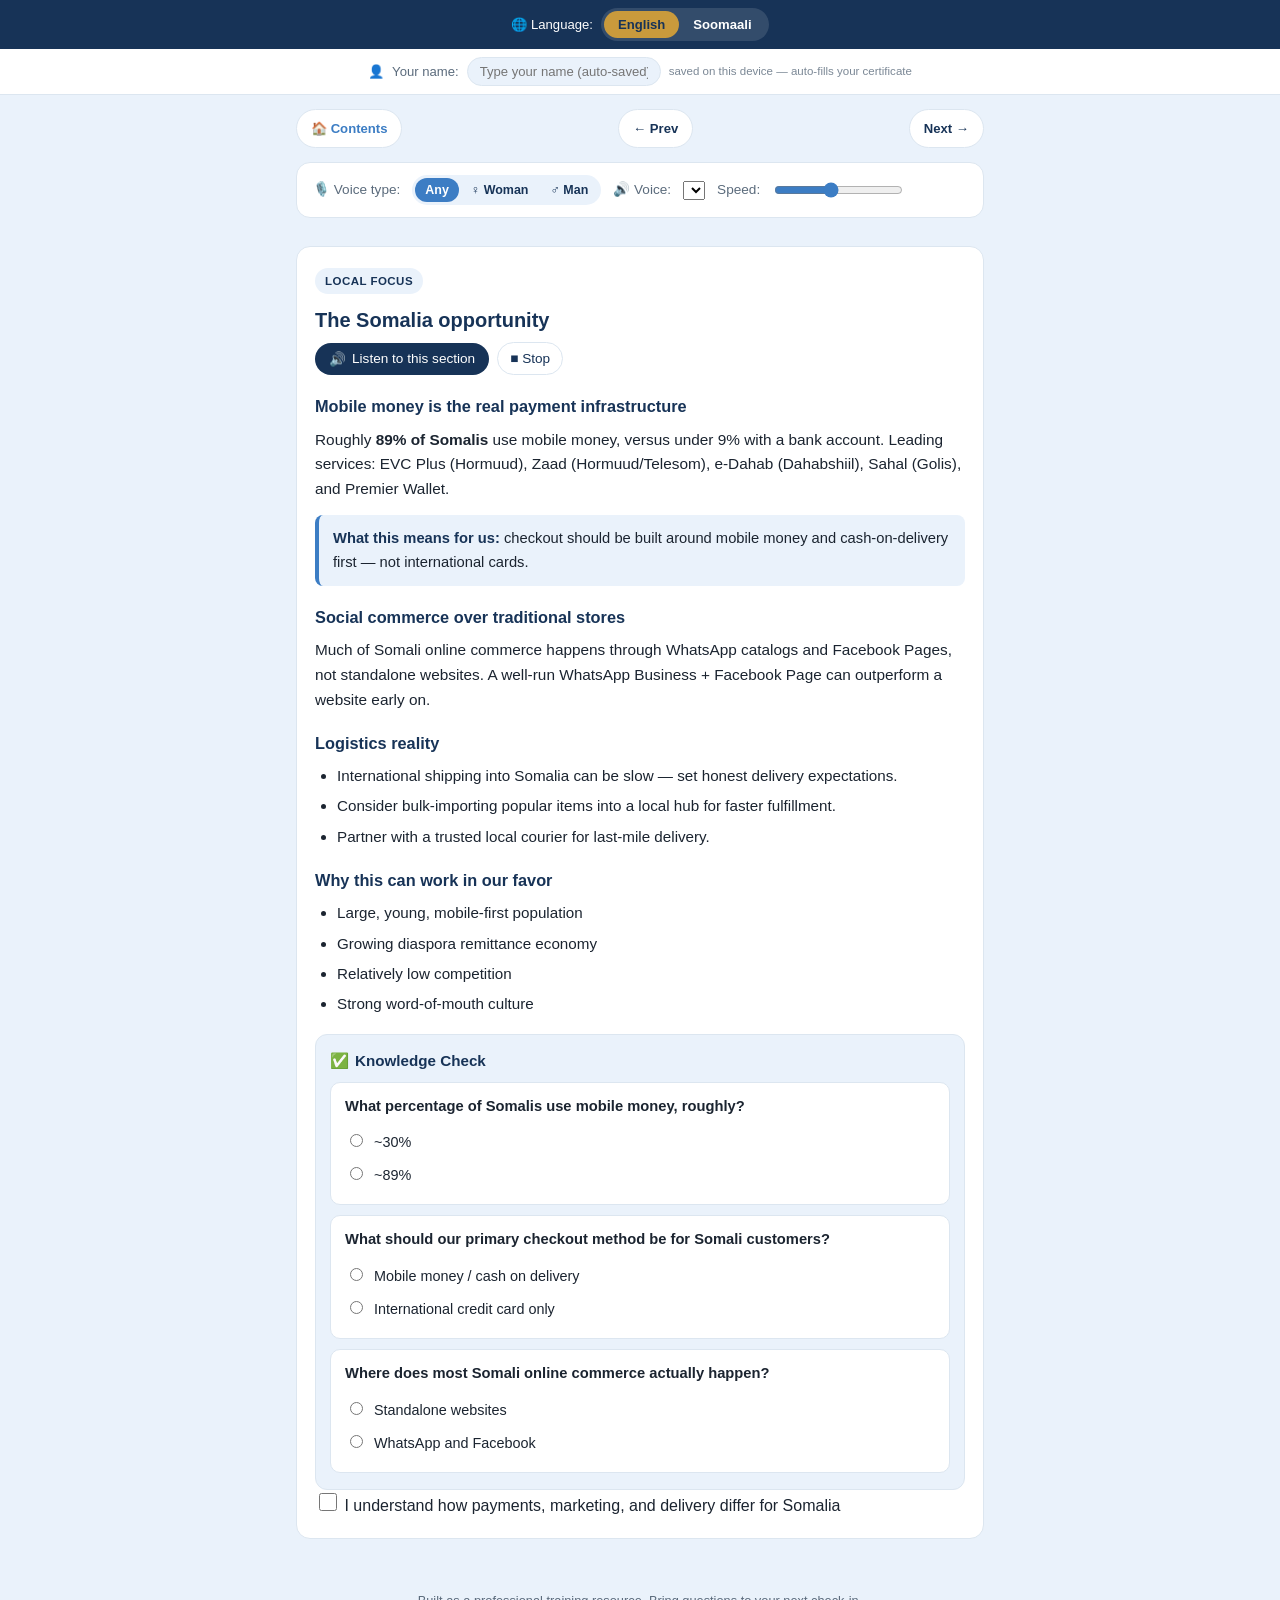
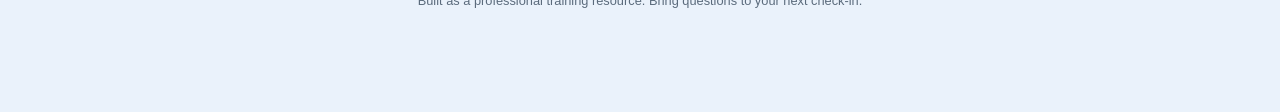
<file: module-5.html>
<!DOCTYPE html>
<html lang="en" data-lang="en">
<head>
<meta charset="UTF-8">
<meta name="viewport" content="width=device-width, initial-scale=1.0">
<title>The Somalia Opportunity — Dropshipping Mastery Program</title>
<style>
:root{
  --navy:#173357;
  --blue:#3C7DC4;
  --sky:#EAF2FB;
  --gold:#C99A3C;
  --ink:#1B2430;
  --muted:#5B6B7C;
  --line:#DCE6F0;
  --white:#FFFFFF;
  --good:#2E8B57;
  --bad:#B0392B;
  --radius:14px;
}
*{box-sizing:border-box;}
html{scroll-behavior:smooth;}
[data-lang="en"] .so{display:none !important;}
[data-lang="so"] .en{display:none !important;}
body{
  margin:0;
  font-family:-apple-system,BlinkMacSystemFont,"Segoe UI",Roboto,Helvetica,Arial,sans-serif;
  background:var(--sky);
  color:var(--ink);
  line-height:1.6;
  padding-bottom:60px;
}

/* ---------- Top control bar ---------- */
.control-bar{
  position:sticky;
  top:0;
  z-index:60;
  background:var(--navy);
  color:var(--white);
  padding:8px 12px;
  display:flex;
  align-items:center;
  justify-content:center;
  gap:8px;
  flex-wrap:wrap;
  font-size:0.82rem;
}
.lang-toggle{
  display:inline-flex;
  background:rgba(255,255,255,0.12);
  border-radius:999px;
  padding:3px;
}
.lang-toggle button{
  border:none;
  background:transparent;
  color:var(--white);
  padding:6px 14px;
  border-radius:999px;
  font-size:0.82rem;
  font-weight:700;
  cursor:pointer;
}
.lang-toggle button.active{
  background:var(--gold);
  color:var(--navy);
}

/* ---------- Page navigation (Home / Prev / Next) ---------- */
.pagenav{
  max-width:720px;
  margin:14px auto 0;
  padding:0 16px;
  display:flex;
  justify-content:space-between;
  gap:8px;
  flex-wrap:wrap;
}
.pagenav a{
  background:var(--white);
  border:1px solid var(--line);
  color:var(--navy);
  text-decoration:none;
  font-size:0.82rem;
  font-weight:600;
  padding:8px 14px;
  border-radius:999px;
  white-space:nowrap;
}
.pagenav a:hover{background:var(--sky);}
.pagenav a.home{color:var(--blue);}

/* ---------- Cover ---------- */
header.cover{
  background:linear-gradient(135deg,var(--navy),var(--blue));
  color:var(--white);
  padding:40px 20px 32px;
  text-align:center;
}
header.cover .badge{
  display:inline-block;
  background:var(--gold);
  color:var(--navy);
  font-weight:800;
  font-size:0.72rem;
  letter-spacing:0.06em;
  text-transform:uppercase;
  padding:5px 14px;
  border-radius:999px;
  margin-bottom:14px;
}
header.cover h1{
  margin:0 0 8px;
  font-size:1.7rem;
  line-height:1.3;
}
header.cover p.tagline{
  margin:0 auto;
  font-size:1rem;
  opacity:0.92;
  max-width:520px;
}
.cover-card{
  background:rgba(255,255,255,0.1);
  border:1px solid rgba(255,255,255,0.3);
  border-radius:var(--radius);
  max-width:420px;
  margin:22px auto 0;
  padding:16px 18px;
  text-align:left;
  font-size:0.88rem;
}
.cover-card .row{
  display:flex;
  flex-wrap:wrap;
  justify-content:space-between;
  gap:4px 12px;
  padding:6px 0;
  border-bottom:1px dashed rgba(255,255,255,0.25);
}
.cover-card .row:last-child{border-bottom:none;}
.cover-card .row b{opacity:0.85;font-weight:600;margin-right:8px;}
.meta-row{
  display:flex;
  justify-content:center;
  gap:10px;
  flex-wrap:wrap;
  margin-top:18px;
}
.pill{
  background:rgba(255,255,255,0.15);
  border:1px solid rgba(255,255,255,0.35);
  padding:5px 12px;
  border-radius:999px;
  font-size:0.76rem;
}
.license-note{
  max-width:520px;
  margin:16px auto 0;
  font-size:0.72rem;
  opacity:0.75;
}

nav.toc{
  max-width:720px;
  margin:18px auto 0;
  padding:0 16px;
}
nav.toc details{
  background:var(--white);
  border:1px solid var(--line);
  border-radius:var(--radius);
  padding:10px 14px;
}
nav.toc summary{
  font-weight:600;
  cursor:pointer;
  color:var(--navy);
  font-size:0.95rem;
}
nav.toc ul{
  list-style:none;
  margin:10px 0 4px;
  padding:0;
  display:grid;
  gap:6px;
}
nav.toc a{
  display:flex;
  justify-content:space-between;
  align-items:center;
  color:var(--blue);
  text-decoration:none;
  font-size:0.9rem;
  background:var(--sky);
  padding:10px 12px;
  border-radius:10px;
}
nav.toc a:hover{background:#DCEAFB;}
nav.toc a .go{font-size:0.75rem;color:var(--muted);}

.voice-settings{
  max-width:720px;
  margin:14px auto 0;
  padding:0 16px 8px;
}
.voice-settings-inner{
  background:var(--white);
  border:1px solid var(--line);
  border-radius:var(--radius);
  padding:12px 16px;
  display:flex;
  align-items:center;
  gap:12px;
  flex-wrap:wrap;
  font-size:0.85rem;
  color:var(--muted);
}
.voice-settings-inner select, .voice-settings-inner input[type=range]{
  accent-color:var(--blue);
}
.voice-note{
  font-size:0.76rem;
  color:var(--bad);
  display:none;
  width:100%;
}
.voice-note.show{display:block;}
#genderNote{color:var(--muted);}
.gender-toggle{
  display:inline-flex;
  background:var(--sky);
  border-radius:999px;
  padding:3px;
  gap:2px;
}
.gender-toggle .gbtn{
  border:none;
  background:transparent;
  color:var(--navy);
  padding:5px 10px;
  border-radius:999px;
  font-size:0.78rem;
  font-weight:600;
  cursor:pointer;
}
.gender-toggle .gbtn.active{
  background:var(--blue);
  color:var(--white);
}

main{
  max-width:720px;
  margin:0 auto;
  padding:20px 16px 10px;
}

section.module{
  background:var(--white);
  border:1px solid var(--line);
  border-radius:var(--radius);
  padding:20px 18px;
  margin-bottom:18px;
}
section.module .tag{
  display:inline-block;
  background:var(--sky);
  color:var(--navy);
  font-size:0.72rem;
  font-weight:700;
  letter-spacing:0.04em;
  text-transform:uppercase;
  padding:4px 10px;
  border-radius:999px;
  margin-bottom:10px;
}
section.module h2{
  margin:0 0 6px;
  font-size:1.25rem;
  color:var(--navy);
}
section.module h3{
  font-size:1.02rem;
  color:var(--navy);
  margin:18px 0 6px;
}
section.module p{
  margin:8px 0;
  color:var(--ink);
  font-size:0.96rem;
}
section.module ul, section.module ol{
  margin:8px 0;
  padding-left:22px;
}
section.module li{
  margin-bottom:6px;
  font-size:0.95rem;
}
.callout{
  background:var(--sky);
  border-left:4px solid var(--blue);
  padding:12px 14px;
  border-radius:8px;
  margin:14px 0;
  font-size:0.92rem;
}
.callout.gold{
  border-left-color:var(--gold);
  background:#FBF3E3;
}
.callout strong{color:var(--navy);}

.listen-row{
  display:flex;
  align-items:center;
  gap:8px;
  flex-wrap:wrap;
  margin-bottom:14px;
}
button.listen-btn{
  display:inline-flex;
  align-items:center;
  gap:6px;
  background:var(--navy);
  color:var(--white);
  border:none;
  padding:8px 14px;
  border-radius:999px;
  font-size:0.85rem;
  cursor:pointer;
}
button.listen-btn.playing{background:var(--good);}
button.stop-btn{
  background:var(--white);
  color:var(--navy);
  border:1px solid var(--line);
  padding:8px 12px;
  border-radius:999px;
  font-size:0.85rem;
  cursor:pointer;
}

.flow{
  display:flex;
  flex-wrap:wrap;
  gap:8px;
  align-items:center;
  justify-content:center;
  margin:16px 0;
}
.flow .box{
  background:var(--sky);
  border:1px solid var(--line);
  border-radius:10px;
  padding:10px 12px;
  font-size:0.82rem;
  text-align:center;
  color:var(--navy);
  font-weight:600;
  min-width:100px;
}
.flow .arrow{
  color:var(--gold);
  font-size:1.1rem;
}

table.compare{
  width:100%;
  border-collapse:collapse;
  font-size:0.85rem;
  margin:12px 0;
}
table.compare th, table.compare td{
  border:1px solid var(--line);
  padding:8px;
  text-align:left;
  vertical-align:top;
}
table.compare th{
  background:var(--sky);
  color:var(--navy);
}

.checklist label{
  display:flex;
  align-items:flex-start;
  gap:10px;
  padding:8px 0;
  border-bottom:1px dashed var(--line);
  font-size:0.94rem;
  cursor:pointer;
}
.checklist label:last-child{border-bottom:none;}
.checklist input[type=checkbox]{
  margin-top:3px;
  width:18px;
  height:18px;
  accent-color:var(--good);
  flex-shrink:0;
}
.checklist input:checked + span{
  text-decoration:line-through;
  color:var(--muted);
}

.glossary dt{
  font-weight:700;
  color:var(--navy);
  margin-top:10px;
}
.glossary dd{
  margin:2px 0 0;
  font-size:0.92rem;
  color:var(--ink);
}

/* ---------- Quiz ---------- */
.quiz{
  background:var(--sky);
  border:1px solid var(--line);
  border-radius:12px;
  padding:14px 14px 6px;
  margin-top:18px;
}
.quiz-header{
  font-weight:700;
  color:var(--navy);
  font-size:0.95rem;
  margin-bottom:8px;
  display:flex;
  align-items:center;
  gap:6px;
}
.quiz-q{
  background:var(--white);
  border:1px solid var(--line);
  border-radius:10px;
  padding:12px 14px;
  margin-bottom:10px;
}
.quiz-q p.stem{
  font-weight:600;
  margin:0 0 8px;
  font-size:0.92rem;
  color:var(--ink);
}
.quiz-q label{
  display:flex;
  align-items:flex-start;
  gap:8px;
  padding:5px 0;
  font-size:0.9rem;
  cursor:pointer;
}
.quiz-q input[type=radio]{
  margin-top:3px;
  accent-color:var(--blue);
}
.feedback{
  margin-top:8px;
  padding:8px 10px;
  border-radius:8px;
  font-size:0.85rem;
  display:none;
}
.feedback.correct{
  display:block;
  background:#E4F3EA;
  color:var(--good);
}
.feedback.incorrect{
  display:block;
  background:#FBEAE3;
  color:var(--bad);
}

.badge-good{
  background:#E4F3EA;
  color:var(--good);
  padding:2px 8px;
  border-radius:6px;
  font-size:0.75rem;
  font-weight:700;
}

/* ---------- Certificate ---------- */
.cert{
  border:3px double var(--gold);
  border-radius:12px;
  padding:26px 20px;
  text-align:center;
  background:linear-gradient(180deg,#FFFFFF,#FBF7EE);
}
.cert .star{font-size:22px;color:var(--gold);}
.cert h3{
  color:var(--navy);
  margin:6px 0 2px;
  font-size:1.1rem;
}
.cert input[type=text]{
  border:none;
  border-bottom:2px solid var(--gold);
  background:transparent;
  text-align:center;
  font-size:1.1rem;
  color:var(--navy);
  font-weight:700;
  padding:6px 4px;
  width:80%;
  margin:10px 0;
}
.cert .scoreline{
  margin-top:14px;
  font-size:0.9rem;
  color:var(--muted);
}
.print-btn{
  background:var(--gold);
  color:var(--navy);
  border:none;
  padding:10px 18px;
  border-radius:999px;
  font-weight:700;
  font-size:0.88rem;
  cursor:pointer;
  margin-top:14px;
}
@media print{
  .control-bar, .pagenav, nav.toc, .voice-settings, .print-btn, .profile-bar, footer{display:none !important;}
  /* On the certificate page, printing should show ONLY the certificate — not the exam questions. */
  #certificate > *:not(.cert){display:none !important;}
  body{background:white;padding-bottom:0;}
  main{padding:0;max-width:none;}
  section.module{border:none;padding:0;}
}

/* ---------- Learner profile bar ---------- */
.profile-bar{
  background:var(--white);
  border-bottom:1px solid var(--line);
  padding:8px 16px;
  display:flex;
  align-items:center;
  justify-content:center;
  gap:8px;
  font-size:0.82rem;
  color:var(--muted);
  flex-wrap:wrap;
}
.profile-bar input{
  border:1px solid var(--line);
  border-radius:999px;
  padding:6px 12px;
  font-size:0.82rem;
  max-width:220px;
  color:var(--ink);
  background:var(--sky);
}
.profile-bar .saved-hint{font-size:0.72rem;color:var(--muted);opacity:0.8;}

footer{
  text-align:center;
  color:var(--muted);
  font-size:0.8rem;
  padding:24px 16px 40px;
}

@media (min-width:640px){
  header.cover h1{font-size:2.1rem;}
}

</style>
</head>
<body>

<div class="control-bar">
  <span class="en">🌐 Language:</span><span class="so">🌐 Luuqad:</span>
  <div class="lang-toggle">
    <button id="btnEn" class="active" onclick="setLang('en')">English</button>
    <button id="btnSo" onclick="setLang('so')">Soomaali</button>
  </div>
</div>

<div class="profile-bar">
  👤 <span class="en">Your name:</span><span class="so">Magacaaga:</span>
  <input id="profileName" placeholder="Type your name (auto-saved)">
  <span class="saved-hint en">saved on this device — auto-fills your certificate</span>
  <span class="saved-hint so">waa lagu kaydiyaa qalabkan — si toos ah ayuu u buuxinayaa shahaadadaada</span>
</div>

<nav class="pagenav">
  <a href="index.html" class="sitelink home" data-page="index.html">🏠 <span class="en">Contents</span><span class="so">Waxyaabaha</span></a>
  <a href="module-4.html" class="sitelink" data-page="module-4.html">← <span class="en">Prev</span><span class="so">Hore</span></a>
  <a href="module-6.html" class="sitelink" data-page="module-6.html"><span class="en">Next</span><span class="so">Xiga</span> →</a>
</nav>

<div class="voice-settings">
  <div class="voice-settings-inner">
    <span>🎙️ <span class="en">Voice type</span><span class="so">Nooca Codka</span>:</span>
    <div class="gender-toggle">
      <button type="button" class="gbtn active" data-gender="any" onclick="setGender('any')"><span class="en">Any</span><span class="so">Dhammaan</span></button>
      <button type="button" class="gbtn" data-gender="female" onclick="setGender('female')">♀ <span class="en">Woman</span><span class="so">Dumar</span></button>
      <button type="button" class="gbtn" data-gender="male" onclick="setGender('male')">♂ <span class="en">Man</span><span class="so">Rag</span></button>
    </div>
    <span>🔊 <span class="en">Voice</span><span class="so">Cod</span>:</span>
    <select id="voiceSelect"></select>
    <span><span class="en">Speed</span><span class="so">Xawli</span>:</span>
    <input type="range" id="rateRange" min="0.6" max="1.3" step="0.1" value="0.9">
    <div class="voice-note" id="voiceNote">
      <span class="en">⚠️ This device has no Somali voice installed, so narration falls back to the closest available voice and will mispronounce Somali words.</span>
      <span class="so">⚠️ Qalabkan cod Soomaali ah lama helin, marka akhriska wuxuu isticmaali doonaa codka ugu dhow ee la heli karo.</span>
    </div>
  </div>
</div>

<main>
  <section class="module" id="mod5">
    <span class="tag"><span class="en">Local Focus</span><span class="so">Diirad Maxalli ah</span></span>
    <h2><span class="en">The Somalia opportunity</span><span class="so">Fursadda Soomaaliya</span></h2>
    <div class="listen-row">
      <button class="listen-btn" data-target="mod5-text">🔊 <span class="en">Listen to this section</span><span class="so">Dhegayso qaybtan</span></button>
      <button class="stop-btn" onclick="stopSpeech()">■ <span class="en">Stop</span><span class="so">Jooji</span></button>
    </div>
    <div id="mod5-text">
      <h3><span class="en">Mobile money is the real payment infrastructure</span><span class="so">Lacagta mobilku waa kaabayaasha lacag-bixinta dhabta ah</span></h3>
      <p class="en">Roughly <strong>89% of Somalis</strong> use mobile money, versus under 9% with a bank account. Leading services: EVC Plus (Hormuud), Zaad (Hormuud/Telesom), e-Dahab (Dahabshiil), Sahal (Golis), and Premier Wallet.</p>
      <p class="so">Ku dhawaad <strong>89% Soomaalida</strong> ayaa isticmaala lacagta mobilka, marka loo eego 9% oo bangi haysta. Adeegyada hormuudka ah: EVC Plus (Hormuud), Zaad (Hormuud/Telesom), e-Dahab (Dahabshiil), Sahal (Golis), iyo Premier Wallet.</p>
      <div class="callout">
        <strong class="en">What this means for us:</strong><strong class="so">Waxa ay noo micnaysaa:</strong>
        <span class="en"> checkout should be built around mobile money and cash-on-delivery first — not international cards.</span>
        <span class="so"> lacag-bixinta waa in lagu dhisaa lacagta mobilka iyo cash-on-delivery marka hore — ma aha kaadhadhka caalamiga ah.</span>
      </div>
      <h3><span class="en">Social commerce over traditional stores</span><span class="so">Ganacsiga bulshada wuxuu ka fiican yahay dukaamada dhaqameed</span></h3>
      <p class="en">Much of Somali online commerce happens through WhatsApp catalogs and Facebook Pages, not standalone websites. A well-run WhatsApp Business + Facebook Page can outperform a website early on.</p>
      <p class="so">Inta badan ganacsiga Soomaaliyeed ee internetka wuxuu ka dhacaa WhatsApp iyo Facebook, ma aha websitayaal gaar ah. WhatsApp Business + Facebook Page oo si fiican loo maamulo ayaa ka fiican kara website bilowga.</p>
      <h3><span class="en">Logistics reality</span><span class="so">Xaqiiqda gaarsiinta</span></h3>
      <ul class="en">
        <li>International shipping into Somalia can be slow — set honest delivery expectations.</li>
        <li>Consider bulk-importing popular items into a local hub for faster fulfillment.</li>
        <li>Partner with a trusted local courier for last-mile delivery.</li>
      </ul>
      <ul class="so">
        <li>Rarida caalamiga ah ee Soomaaliya way gaabsan kartaa — si daacad ah ula socod filashada macmiilka.</li>
        <li>Ka fiirso soo dejinta tirooyinka badan ee alaabta caanka ah bakhaar maxalli ah.</li>
        <li>La shaqee kuur gaarsiin la isku halayn karo oo maxalli ah.</li>
      </ul>
      <h3><span class="en">Why this can work in our favor</span><span class="so">Sababta ay noo shaqeyn karto</span></h3>
      <ul class="en">
        <li>Large, young, mobile-first population</li>
        <li>Growing diaspora remittance economy</li>
        <li>Relatively low competition</li>
        <li>Strong word-of-mouth culture</li>
      </ul>
      <ul class="so">
        <li>Dad badan, da' yar, oo mobilka horay u isticmaala</li>
        <li>Dhaqaale xawilaad qurbo-joog oo koraya</li>
        <li>Tartan aad u yar</li>
        <li>Dhaqan af-ka-af oo xoog leh</li>
      </ul>
    </div>
    <div class="quiz" data-qcount="3">
      <div class="quiz-header">✅ <span class="en">Knowledge Check</span><span class="so">Hubinta Aqoonta</span></div>
      <div class="quiz-q">
        <p class="stem en">What percentage of Somalis use mobile money, roughly?</p>
        <p class="stem so">Boqolkiiba immisa Soomaalida ayaa isticmaasha lacagta mobilka?</p>
        <label><input type="radio" name="q5_1" data-correct="false" onchange="gradeOne(this)">~30%</label>
        <label><input type="radio" name="q5_1" data-correct="true" onchange="gradeOne(this)">~89%</label>
        <div class="feedback">
          <span class="en correct-msg">✅ Correct.</span><span class="so correct-msg">✅ Sax.</span>
          <span class="en incorrect-msg">❌ Not quite — it's much higher.</span>
          <span class="so incorrect-msg">❌ Maaha sax — way ka sareysaa.</span>
        </div>
      </div>
      <div class="quiz-q">
        <p class="stem en">What should our primary checkout method be for Somali customers?</p>
        <p class="stem so">Habka ugu horreeya ee lacag-bixinta waa maxay macaamiisha Soomaaliyeed?</p>
        <label><input type="radio" name="q5_2" data-correct="true" onchange="gradeOne(this)"><span class="en">Mobile money / cash on delivery</span><span class="so">Lacagta mobilka / cash on delivery</span></label>
        <label><input type="radio" name="q5_2" data-correct="false" onchange="gradeOne(this)"><span class="en">International credit card only</span><span class="so">Kaadhka caalamiga ah oo keliya</span></label>
        <div class="feedback">
          <span class="en correct-msg">✅ Correct.</span><span class="so correct-msg">✅ Sax.</span>
          <span class="en incorrect-msg">❌ Not quite.</span><span class="so incorrect-msg">❌ Maaha sax.</span>
        </div>
      </div>
      <div class="quiz-q">
        <p class="stem en">Where does most Somali online commerce actually happen?</p>
        <p class="stem so">Xagee ayuu inta badan ka dhacaa ganacsiga internetka Soomaalida?</p>
        <label><input type="radio" name="q5_3" data-correct="false" onchange="gradeOne(this)"><span class="en">Standalone websites</span><span class="so">Websitayaal gaar ah</span></label>
        <label><input type="radio" name="q5_3" data-correct="true" onchange="gradeOne(this)"><span class="en">WhatsApp and Facebook</span><span class="so">WhatsApp iyo Facebook</span></label>
        <div class="feedback">
          <span class="en correct-msg">✅ Correct.</span><span class="so correct-msg">✅ Sax.</span>
          <span class="en incorrect-msg">❌ Not quite.</span><span class="so incorrect-msg">❌ Maaha sax.</span>
        </div>
      </div>
    </div>
    <label class="checklist" style="border:none;padding-top:14px;">
      <input type="checkbox" class="tracker">
      <span><span class="en">I understand how payments, marketing, and delivery differ for Somalia</span><span class="so">Waan fahmay sida lacag-bixinta, suuqgeynta, iyo gaarsiinta ugu kala duwan yihiin Soomaaliya</span></span>
    </label>
  </section>
</main>

<footer>
  <span class="en">Built as a professional training resource. Bring questions to your next check-in.</span>
  <span class="so">Waxaa loo dhisay sida agabka tababarka xirfadeed. Su'aalaha kaxeeya kulankaaga xiga.</span>
</footer>

<script>
// ---------- Storage helpers (guarded — some browsers block storage on file:// pages) ----------
function safeGet(key){ try{ return localStorage.getItem(key); }catch(e){ return null; } }
function safeSet(key, val){ try{ localStorage.setItem(key, val); }catch(e){} }

// ---------- Learner profile (remembers the learner's name across pages/visits) ----------
function initProfile(){
  const stored = safeGet('dm_learner_name') || '';
  const pi = document.getElementById('profileName');
  if(pi){
    pi.value = stored;
    pi.addEventListener('input', () => safeSet('dm_learner_name', pi.value));
  }
  const cn = document.getElementById('certName');
  if(cn){
    if(stored && !cn.value) cn.value = stored;
    cn.addEventListener('input', () => safeSet('dm_learner_name', cn.value));
  }
}

// ---------- Language ----------
function getQueryLang(){
  return new URLSearchParams(window.location.search).get('lang');
}

function refreshSiteLinks(lang){
  document.querySelectorAll('a.sitelink[data-page]').forEach(a => {
    const page = a.dataset.page;
    a.setAttribute('href', page + (lang && lang !== 'en' ? '?lang=' + lang : ''));
  });
}

function setLang(lang){
  document.documentElement.setAttribute('data-lang', lang);
  const btnEn = document.getElementById('btnEn');
  const btnSo = document.getElementById('btnSo');
  if(btnEn) btnEn.classList.toggle('active', lang === 'en');
  if(btnSo) btnSo.classList.toggle('active', lang === 'so');
  refreshSiteLinks(lang);
  if(typeof refreshVoiceList === 'function') refreshVoiceList();
}

// ---------- Quiz grading ----------
function gradeOne(input){
  const qBlock = input.closest('.quiz-q');
  const fb = qBlock.querySelector('.feedback');
  const isCorrect = input.dataset.correct === 'true';
  fb.classList.remove('correct','incorrect');
  fb.classList.add(isCorrect ? 'correct' : 'incorrect');
  fb.querySelectorAll('.correct-msg').forEach(el => el.style.display = isCorrect ? '' : 'none');
  fb.querySelectorAll('.incorrect-msg').forEach(el => el.style.display = isCorrect ? 'none' : '');
}

function calcScore(){
  const groups = {};
  document.querySelectorAll('.quiz input[type=radio]').forEach(inp => {
    if(!groups[inp.name]) groups[inp.name] = {answered:false, correct:false};
    if(inp.checked){
      groups[inp.name].answered = true;
      groups[inp.name].correct = inp.dataset.correct === 'true';
    }
  });
  const names = Object.keys(groups);
  const total = names.length;
  const answered = names.filter(n => groups[n].answered).length;
  const correct = names.filter(n => groups[n].correct).length;
  const pct = total ? Math.round((correct/total)*100) : 0;
  const lang = document.documentElement.getAttribute('data-lang');
  let msg;
  if(answered < total){
    msg = lang === 'so'
      ? ('Waxaad ka jawaabtay ' + answered + ' / ' + total + ' su\'aalood. Fadlan dhammaystir dhammaan su\'aalaha imtixaanka ugu dambeeya ka hor.')
      : ('You\'ve answered ' + answered + ' / ' + total + ' questions. Please finish all the final exam questions first.');
  } else {
    msg = lang === 'so'
      ? ('Dhibcahaaga: ' + correct + ' / ' + total + ' (' + pct + '%)')
      : ('Your score: ' + correct + ' / ' + total + ' (' + pct + '%)');
  }
  const scoreResultEl = document.getElementById('scoreResult');
  if(scoreResultEl) scoreResultEl.textContent = msg;
  if(answered === total){
    const certLine = document.getElementById('certScoreline');
    if(certLine){
      certLine.innerHTML = '<span class="en">Score: ' + correct + '/' + total + ' (' + pct + '%)' + (pct>=70 ? ' — Passed' : ' — Review recommended') + '</span>' +
                            '<span class="so">Dhibco: ' + correct + '/' + total + ' (' + pct + '%)' + (pct>=70 ? ' — Ku Guuleystay' : ' — Dib u eegis ayaa lagula talinayaa') + '</span>';
    }
  }
}

// ---------- Text-to-speech ----------
let voices = [];
let genderFilter = 'any';
let currentBtn = null;

const FEMALE_HINTS = ['female','samantha','victoria','karen','moira','tessa','fiona','zira','susan','allison','ava','samira','salli','joanna','kendra','kimberly','amy','emma','ivy','salma','laila'];
const MALE_HINTS = ['male','alex','daniel','fred','thomas','david','mark','james','george','arthur','oliver','ryan','justin','matthew','majed','tarik'];
function detectGender(voice){
  const n = (voice.name || '').toLowerCase();
  if(FEMALE_HINTS.some(h => n.includes(h))) return 'female';
  if(MALE_HINTS.some(h => n.includes(h))) return 'male';
  return 'unknown';
}

function setGender(g){
  genderFilter = g;
  document.querySelectorAll('.gbtn').forEach(b => b.classList.toggle('active', b.dataset.gender === g));
  refreshVoiceList();
}

function refreshVoiceList(){
  const voiceSelect = document.getElementById('voiceSelect');
  const voiceNote = document.getElementById('voiceNote');
  if(!voiceSelect || !voices.length) return;
  const lang = document.documentElement.getAttribute('data-lang');
  voiceSelect.innerHTML = '';

  let pool = voices.map((v, i) => ({v, i}));
  if(genderFilter !== 'any'){
    const filtered = pool.filter(p => detectGender(p.v) === genderFilter);
    if(filtered.length) pool = filtered; // fall back to full list if none match, rather than showing empty
  }

  pool.forEach(p => {
    const opt = document.createElement('option');
    opt.value = p.i;
    opt.textContent = p.v.name + ' (' + p.v.lang + ')';
    voiceSelect.appendChild(opt);
  });

  if(lang === 'so'){
    const soMatch = pool.find(p => p.v.lang && p.v.lang.toLowerCase().startsWith('so'));
    if(soMatch){
      voiceSelect.value = soMatch.i;
      if(voiceNote) voiceNote.classList.remove('show');
    } else if(voiceNote){
      voiceNote.classList.add('show');
    }
  } else {
    if(voiceNote) voiceNote.classList.remove('show');
    const enMatch = pool.find(p => p.v.lang && p.v.lang.startsWith('en'));
    if(enMatch) voiceSelect.value = enMatch.i;
  }
}
function populateVoices(){
  voices = speechSynthesis.getVoices();
  refreshVoiceList();
}
if('speechSynthesis' in window){
  populateVoices();
  speechSynthesis.onvoiceschanged = populateVoices;
} else {
  document.addEventListener('DOMContentLoaded', () => {
    document.querySelectorAll('.listen-btn').forEach(b => { b.disabled = true; });
  });
}

function stopSpeech(){
  speechSynthesis.cancel();
  if(currentBtn){ currentBtn.classList.remove('playing'); }
  currentBtn = null;
}

function speakText(text, btn){
  stopSpeech();
  const voiceSelect = document.getElementById('voiceSelect');
  const rateRange = document.getElementById('rateRange');
  const utter = new SpeechSynthesisUtterance(text);
  const vIdx = voiceSelect ? voiceSelect.value : null;
  if(voices[vIdx]) utter.voice = voices[vIdx];
  utter.rate = rateRange ? parseFloat(rateRange.value) : 0.9;
  utter.onend = stopSpeech;
  utter.onerror = stopSpeech;
  currentBtn = btn;
  if(btn) btn.classList.add('playing');
  speechSynthesis.speak(utter);
}

document.addEventListener('DOMContentLoaded', () => {
  document.querySelectorAll('.listen-btn').forEach(btn => {
    btn.addEventListener('click', () => {
      const targetId = btn.getAttribute('data-target');
      const el = document.getElementById(targetId);
      speakText(el.innerText, btn);
    });
  });

  const certDateEl = document.getElementById('certDate');
  if(certDateEl) certDateEl.textContent = new Date().toDateString();

  initProfile();

  // Initialize language from the URL (?lang=so) so it can be carried across pages via links.
  const initialLang = getQueryLang() === 'so' ? 'so' : 'en';
  setLang(initialLang);
});

</script>
</body>
</html>
</file>
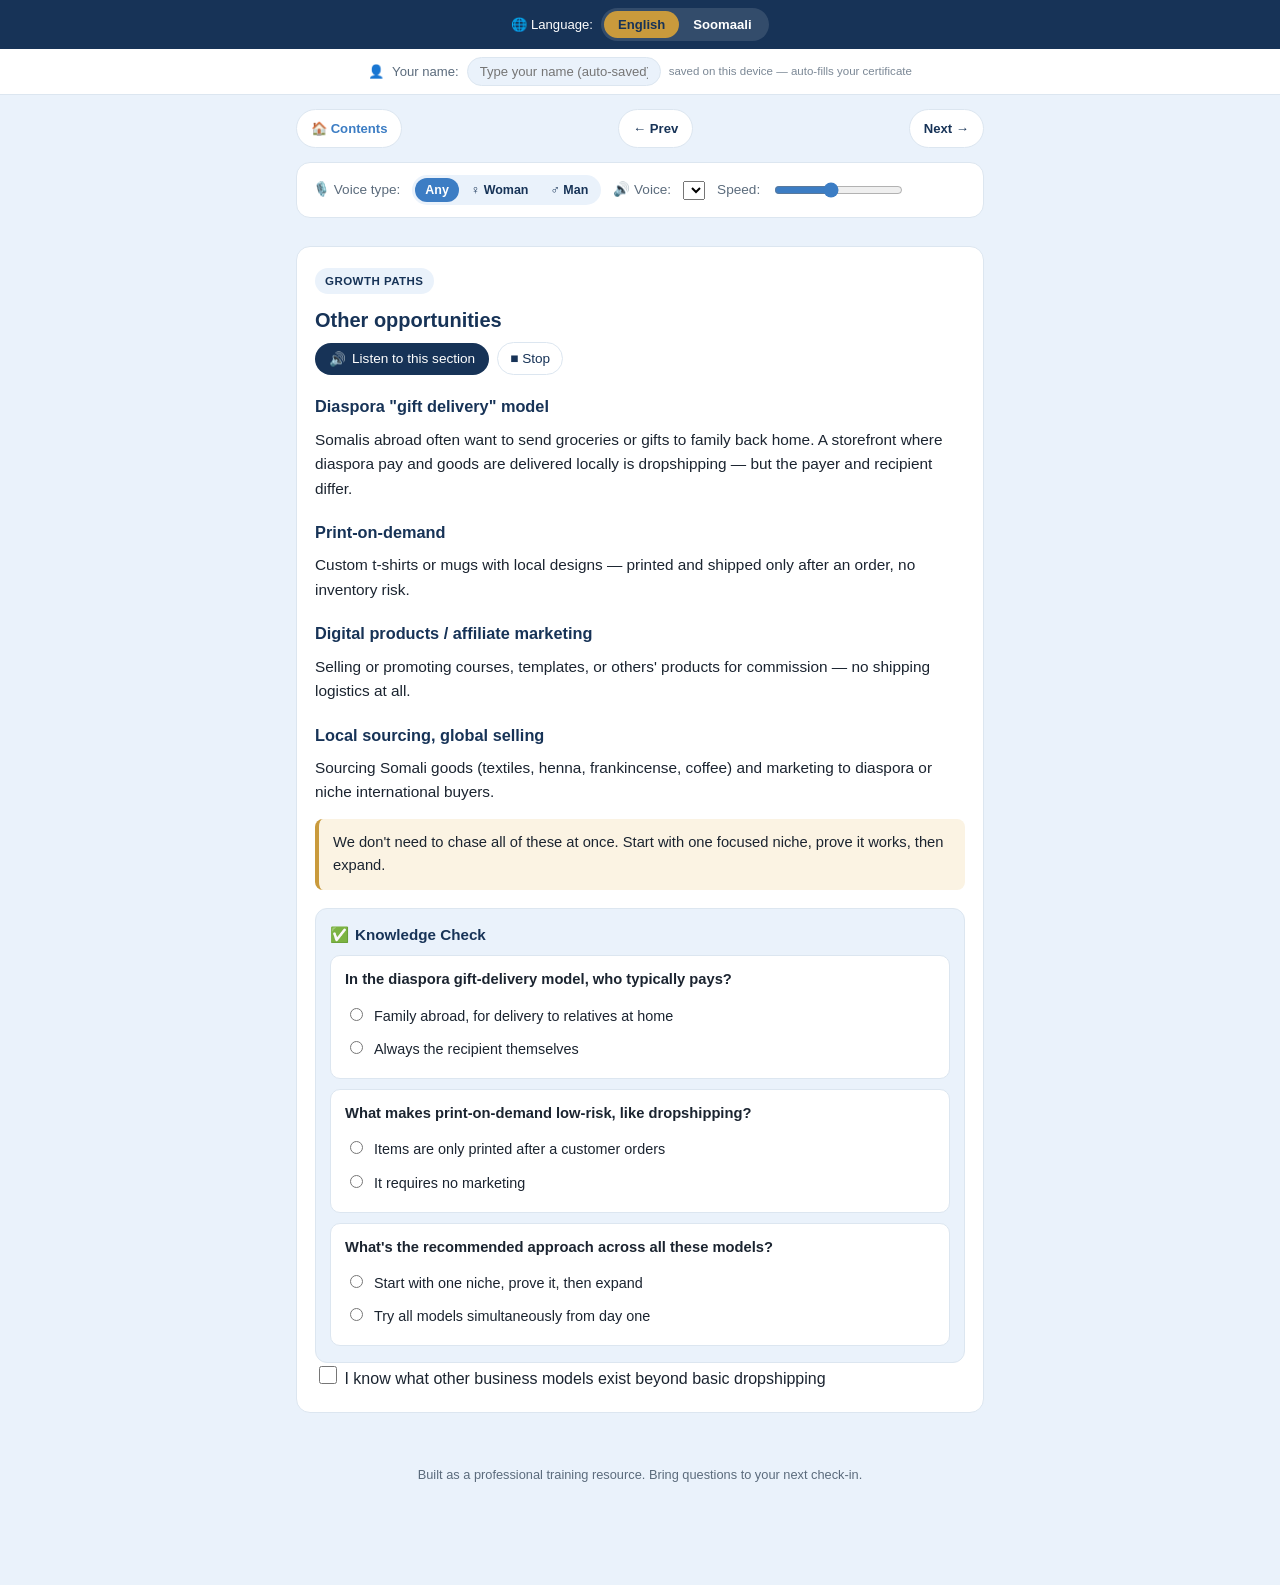
<file: module-6.html>
<!DOCTYPE html>
<html lang="en" data-lang="en">
<head>
<meta charset="UTF-8">
<meta name="viewport" content="width=device-width, initial-scale=1.0">
<title>Other Opportunities — Dropshipping Mastery Program</title>
<style>
:root{
  --navy:#173357;
  --blue:#3C7DC4;
  --sky:#EAF2FB;
  --gold:#C99A3C;
  --ink:#1B2430;
  --muted:#5B6B7C;
  --line:#DCE6F0;
  --white:#FFFFFF;
  --good:#2E8B57;
  --bad:#B0392B;
  --radius:14px;
}
*{box-sizing:border-box;}
html{scroll-behavior:smooth;}
[data-lang="en"] .so{display:none !important;}
[data-lang="so"] .en{display:none !important;}
body{
  margin:0;
  font-family:-apple-system,BlinkMacSystemFont,"Segoe UI",Roboto,Helvetica,Arial,sans-serif;
  background:var(--sky);
  color:var(--ink);
  line-height:1.6;
  padding-bottom:60px;
}

/* ---------- Top control bar ---------- */
.control-bar{
  position:sticky;
  top:0;
  z-index:60;
  background:var(--navy);
  color:var(--white);
  padding:8px 12px;
  display:flex;
  align-items:center;
  justify-content:center;
  gap:8px;
  flex-wrap:wrap;
  font-size:0.82rem;
}
.lang-toggle{
  display:inline-flex;
  background:rgba(255,255,255,0.12);
  border-radius:999px;
  padding:3px;
}
.lang-toggle button{
  border:none;
  background:transparent;
  color:var(--white);
  padding:6px 14px;
  border-radius:999px;
  font-size:0.82rem;
  font-weight:700;
  cursor:pointer;
}
.lang-toggle button.active{
  background:var(--gold);
  color:var(--navy);
}

/* ---------- Page navigation (Home / Prev / Next) ---------- */
.pagenav{
  max-width:720px;
  margin:14px auto 0;
  padding:0 16px;
  display:flex;
  justify-content:space-between;
  gap:8px;
  flex-wrap:wrap;
}
.pagenav a{
  background:var(--white);
  border:1px solid var(--line);
  color:var(--navy);
  text-decoration:none;
  font-size:0.82rem;
  font-weight:600;
  padding:8px 14px;
  border-radius:999px;
  white-space:nowrap;
}
.pagenav a:hover{background:var(--sky);}
.pagenav a.home{color:var(--blue);}

/* ---------- Cover ---------- */
header.cover{
  background:linear-gradient(135deg,var(--navy),var(--blue));
  color:var(--white);
  padding:40px 20px 32px;
  text-align:center;
}
header.cover .badge{
  display:inline-block;
  background:var(--gold);
  color:var(--navy);
  font-weight:800;
  font-size:0.72rem;
  letter-spacing:0.06em;
  text-transform:uppercase;
  padding:5px 14px;
  border-radius:999px;
  margin-bottom:14px;
}
header.cover h1{
  margin:0 0 8px;
  font-size:1.7rem;
  line-height:1.3;
}
header.cover p.tagline{
  margin:0 auto;
  font-size:1rem;
  opacity:0.92;
  max-width:520px;
}
.cover-card{
  background:rgba(255,255,255,0.1);
  border:1px solid rgba(255,255,255,0.3);
  border-radius:var(--radius);
  max-width:420px;
  margin:22px auto 0;
  padding:16px 18px;
  text-align:left;
  font-size:0.88rem;
}
.cover-card .row{
  display:flex;
  flex-wrap:wrap;
  justify-content:space-between;
  gap:4px 12px;
  padding:6px 0;
  border-bottom:1px dashed rgba(255,255,255,0.25);
}
.cover-card .row:last-child{border-bottom:none;}
.cover-card .row b{opacity:0.85;font-weight:600;margin-right:8px;}
.meta-row{
  display:flex;
  justify-content:center;
  gap:10px;
  flex-wrap:wrap;
  margin-top:18px;
}
.pill{
  background:rgba(255,255,255,0.15);
  border:1px solid rgba(255,255,255,0.35);
  padding:5px 12px;
  border-radius:999px;
  font-size:0.76rem;
}
.license-note{
  max-width:520px;
  margin:16px auto 0;
  font-size:0.72rem;
  opacity:0.75;
}

nav.toc{
  max-width:720px;
  margin:18px auto 0;
  padding:0 16px;
}
nav.toc details{
  background:var(--white);
  border:1px solid var(--line);
  border-radius:var(--radius);
  padding:10px 14px;
}
nav.toc summary{
  font-weight:600;
  cursor:pointer;
  color:var(--navy);
  font-size:0.95rem;
}
nav.toc ul{
  list-style:none;
  margin:10px 0 4px;
  padding:0;
  display:grid;
  gap:6px;
}
nav.toc a{
  display:flex;
  justify-content:space-between;
  align-items:center;
  color:var(--blue);
  text-decoration:none;
  font-size:0.9rem;
  background:var(--sky);
  padding:10px 12px;
  border-radius:10px;
}
nav.toc a:hover{background:#DCEAFB;}
nav.toc a .go{font-size:0.75rem;color:var(--muted);}

.voice-settings{
  max-width:720px;
  margin:14px auto 0;
  padding:0 16px 8px;
}
.voice-settings-inner{
  background:var(--white);
  border:1px solid var(--line);
  border-radius:var(--radius);
  padding:12px 16px;
  display:flex;
  align-items:center;
  gap:12px;
  flex-wrap:wrap;
  font-size:0.85rem;
  color:var(--muted);
}
.voice-settings-inner select, .voice-settings-inner input[type=range]{
  accent-color:var(--blue);
}
.voice-note{
  font-size:0.76rem;
  color:var(--bad);
  display:none;
  width:100%;
}
.voice-note.show{display:block;}
#genderNote{color:var(--muted);}
.gender-toggle{
  display:inline-flex;
  background:var(--sky);
  border-radius:999px;
  padding:3px;
  gap:2px;
}
.gender-toggle .gbtn{
  border:none;
  background:transparent;
  color:var(--navy);
  padding:5px 10px;
  border-radius:999px;
  font-size:0.78rem;
  font-weight:600;
  cursor:pointer;
}
.gender-toggle .gbtn.active{
  background:var(--blue);
  color:var(--white);
}

main{
  max-width:720px;
  margin:0 auto;
  padding:20px 16px 10px;
}

section.module{
  background:var(--white);
  border:1px solid var(--line);
  border-radius:var(--radius);
  padding:20px 18px;
  margin-bottom:18px;
}
section.module .tag{
  display:inline-block;
  background:var(--sky);
  color:var(--navy);
  font-size:0.72rem;
  font-weight:700;
  letter-spacing:0.04em;
  text-transform:uppercase;
  padding:4px 10px;
  border-radius:999px;
  margin-bottom:10px;
}
section.module h2{
  margin:0 0 6px;
  font-size:1.25rem;
  color:var(--navy);
}
section.module h3{
  font-size:1.02rem;
  color:var(--navy);
  margin:18px 0 6px;
}
section.module p{
  margin:8px 0;
  color:var(--ink);
  font-size:0.96rem;
}
section.module ul, section.module ol{
  margin:8px 0;
  padding-left:22px;
}
section.module li{
  margin-bottom:6px;
  font-size:0.95rem;
}
.callout{
  background:var(--sky);
  border-left:4px solid var(--blue);
  padding:12px 14px;
  border-radius:8px;
  margin:14px 0;
  font-size:0.92rem;
}
.callout.gold{
  border-left-color:var(--gold);
  background:#FBF3E3;
}
.callout strong{color:var(--navy);}

.listen-row{
  display:flex;
  align-items:center;
  gap:8px;
  flex-wrap:wrap;
  margin-bottom:14px;
}
button.listen-btn{
  display:inline-flex;
  align-items:center;
  gap:6px;
  background:var(--navy);
  color:var(--white);
  border:none;
  padding:8px 14px;
  border-radius:999px;
  font-size:0.85rem;
  cursor:pointer;
}
button.listen-btn.playing{background:var(--good);}
button.stop-btn{
  background:var(--white);
  color:var(--navy);
  border:1px solid var(--line);
  padding:8px 12px;
  border-radius:999px;
  font-size:0.85rem;
  cursor:pointer;
}

.flow{
  display:flex;
  flex-wrap:wrap;
  gap:8px;
  align-items:center;
  justify-content:center;
  margin:16px 0;
}
.flow .box{
  background:var(--sky);
  border:1px solid var(--line);
  border-radius:10px;
  padding:10px 12px;
  font-size:0.82rem;
  text-align:center;
  color:var(--navy);
  font-weight:600;
  min-width:100px;
}
.flow .arrow{
  color:var(--gold);
  font-size:1.1rem;
}

table.compare{
  width:100%;
  border-collapse:collapse;
  font-size:0.85rem;
  margin:12px 0;
}
table.compare th, table.compare td{
  border:1px solid var(--line);
  padding:8px;
  text-align:left;
  vertical-align:top;
}
table.compare th{
  background:var(--sky);
  color:var(--navy);
}

.checklist label{
  display:flex;
  align-items:flex-start;
  gap:10px;
  padding:8px 0;
  border-bottom:1px dashed var(--line);
  font-size:0.94rem;
  cursor:pointer;
}
.checklist label:last-child{border-bottom:none;}
.checklist input[type=checkbox]{
  margin-top:3px;
  width:18px;
  height:18px;
  accent-color:var(--good);
  flex-shrink:0;
}
.checklist input:checked + span{
  text-decoration:line-through;
  color:var(--muted);
}

.glossary dt{
  font-weight:700;
  color:var(--navy);
  margin-top:10px;
}
.glossary dd{
  margin:2px 0 0;
  font-size:0.92rem;
  color:var(--ink);
}

/* ---------- Quiz ---------- */
.quiz{
  background:var(--sky);
  border:1px solid var(--line);
  border-radius:12px;
  padding:14px 14px 6px;
  margin-top:18px;
}
.quiz-header{
  font-weight:700;
  color:var(--navy);
  font-size:0.95rem;
  margin-bottom:8px;
  display:flex;
  align-items:center;
  gap:6px;
}
.quiz-q{
  background:var(--white);
  border:1px solid var(--line);
  border-radius:10px;
  padding:12px 14px;
  margin-bottom:10px;
}
.quiz-q p.stem{
  font-weight:600;
  margin:0 0 8px;
  font-size:0.92rem;
  color:var(--ink);
}
.quiz-q label{
  display:flex;
  align-items:flex-start;
  gap:8px;
  padding:5px 0;
  font-size:0.9rem;
  cursor:pointer;
}
.quiz-q input[type=radio]{
  margin-top:3px;
  accent-color:var(--blue);
}
.feedback{
  margin-top:8px;
  padding:8px 10px;
  border-radius:8px;
  font-size:0.85rem;
  display:none;
}
.feedback.correct{
  display:block;
  background:#E4F3EA;
  color:var(--good);
}
.feedback.incorrect{
  display:block;
  background:#FBEAE3;
  color:var(--bad);
}

.badge-good{
  background:#E4F3EA;
  color:var(--good);
  padding:2px 8px;
  border-radius:6px;
  font-size:0.75rem;
  font-weight:700;
}

/* ---------- Certificate ---------- */
.cert{
  border:3px double var(--gold);
  border-radius:12px;
  padding:26px 20px;
  text-align:center;
  background:linear-gradient(180deg,#FFFFFF,#FBF7EE);
}
.cert .star{font-size:22px;color:var(--gold);}
.cert h3{
  color:var(--navy);
  margin:6px 0 2px;
  font-size:1.1rem;
}
.cert input[type=text]{
  border:none;
  border-bottom:2px solid var(--gold);
  background:transparent;
  text-align:center;
  font-size:1.1rem;
  color:var(--navy);
  font-weight:700;
  padding:6px 4px;
  width:80%;
  margin:10px 0;
}
.cert .scoreline{
  margin-top:14px;
  font-size:0.9rem;
  color:var(--muted);
}
.print-btn{
  background:var(--gold);
  color:var(--navy);
  border:none;
  padding:10px 18px;
  border-radius:999px;
  font-weight:700;
  font-size:0.88rem;
  cursor:pointer;
  margin-top:14px;
}
@media print{
  .control-bar, .pagenav, nav.toc, .voice-settings, .print-btn, .profile-bar, footer{display:none !important;}
  /* On the certificate page, printing should show ONLY the certificate — not the exam questions. */
  #certificate > *:not(.cert){display:none !important;}
  body{background:white;padding-bottom:0;}
  main{padding:0;max-width:none;}
  section.module{border:none;padding:0;}
}

/* ---------- Learner profile bar ---------- */
.profile-bar{
  background:var(--white);
  border-bottom:1px solid var(--line);
  padding:8px 16px;
  display:flex;
  align-items:center;
  justify-content:center;
  gap:8px;
  font-size:0.82rem;
  color:var(--muted);
  flex-wrap:wrap;
}
.profile-bar input{
  border:1px solid var(--line);
  border-radius:999px;
  padding:6px 12px;
  font-size:0.82rem;
  max-width:220px;
  color:var(--ink);
  background:var(--sky);
}
.profile-bar .saved-hint{font-size:0.72rem;color:var(--muted);opacity:0.8;}

footer{
  text-align:center;
  color:var(--muted);
  font-size:0.8rem;
  padding:24px 16px 40px;
}

@media (min-width:640px){
  header.cover h1{font-size:2.1rem;}
}

</style>
</head>
<body>

<div class="control-bar">
  <span class="en">🌐 Language:</span><span class="so">🌐 Luuqad:</span>
  <div class="lang-toggle">
    <button id="btnEn" class="active" onclick="setLang('en')">English</button>
    <button id="btnSo" onclick="setLang('so')">Soomaali</button>
  </div>
</div>

<div class="profile-bar">
  👤 <span class="en">Your name:</span><span class="so">Magacaaga:</span>
  <input id="profileName" placeholder="Type your name (auto-saved)">
  <span class="saved-hint en">saved on this device — auto-fills your certificate</span>
  <span class="saved-hint so">waa lagu kaydiyaa qalabkan — si toos ah ayuu u buuxinayaa shahaadadaada</span>
</div>

<nav class="pagenav">
  <a href="index.html" class="sitelink home" data-page="index.html">🏠 <span class="en">Contents</span><span class="so">Waxyaabaha</span></a>
  <a href="module-5.html" class="sitelink" data-page="module-5.html">← <span class="en">Prev</span><span class="so">Hore</span></a>
  <a href="module-7.html" class="sitelink" data-page="module-7.html"><span class="en">Next</span><span class="so">Xiga</span> →</a>
</nav>

<div class="voice-settings">
  <div class="voice-settings-inner">
    <span>🎙️ <span class="en">Voice type</span><span class="so">Nooca Codka</span>:</span>
    <div class="gender-toggle">
      <button type="button" class="gbtn active" data-gender="any" onclick="setGender('any')"><span class="en">Any</span><span class="so">Dhammaan</span></button>
      <button type="button" class="gbtn" data-gender="female" onclick="setGender('female')">♀ <span class="en">Woman</span><span class="so">Dumar</span></button>
      <button type="button" class="gbtn" data-gender="male" onclick="setGender('male')">♂ <span class="en">Man</span><span class="so">Rag</span></button>
    </div>
    <span>🔊 <span class="en">Voice</span><span class="so">Cod</span>:</span>
    <select id="voiceSelect"></select>
    <span><span class="en">Speed</span><span class="so">Xawli</span>:</span>
    <input type="range" id="rateRange" min="0.6" max="1.3" step="0.1" value="0.9">
    <div class="voice-note" id="voiceNote">
      <span class="en">⚠️ This device has no Somali voice installed, so narration falls back to the closest available voice and will mispronounce Somali words.</span>
      <span class="so">⚠️ Qalabkan cod Soomaali ah lama helin, marka akhriska wuxuu isticmaali doonaa codka ugu dhow ee la heli karo.</span>
    </div>
  </div>
</div>

<main>
  <section class="module" id="mod6">
    <span class="tag"><span class="en">Growth Paths</span><span class="so">Fursado Kordhin</span></span>
    <h2><span class="en">Other opportunities</span><span class="so">Fursado kale</span></h2>
    <div class="listen-row">
      <button class="listen-btn" data-target="mod6-text">🔊 <span class="en">Listen to this section</span><span class="so">Dhegayso qaybtan</span></button>
      <button class="stop-btn" onclick="stopSpeech()">■ <span class="en">Stop</span><span class="so">Jooji</span></button>
    </div>
    <div id="mod6-text">
      <h3><span class="en">Diaspora "gift delivery" model</span><span class="so">Qaabka "gaarsiinta hadyada" ee qurbo-joogta</span></h3>
      <p class="en">Somalis abroad often want to send groceries or gifts to family back home. A storefront where diaspora pay and goods are delivered locally is dropshipping — but the payer and recipient differ.</p>
      <p class="so">Soomaalida qurbaha jooga ayaa badanaa raba inay u dirtaan qoyskooda alaab ama hadyado. Dukaan uu qurbo-joogu ku bixiyo, alaabtana lagu gaarsiiyo maxalliga ah waa dropshipping — laakiin bixiyaha iyo helayaashu way kala duwan yihiin.</p>
      <h3><span class="en">Print-on-demand</span><span class="so">Print-on-demand</span></h3>
      <p class="en">Custom t-shirts or mugs with local designs — printed and shipped only after an order, no inventory risk.</p>
      <p class="so">Funaanado ama koobabka leh naqshado maxalli ah — oo kaliya la daabaco kadib dalabka, khatar bakhaar ma jirto.</p>
      <h3><span class="en">Digital products / affiliate marketing</span><span class="so">Alaabta dijital ah / suuqgeynta wakiilnimada</span></h3>
      <p class="en">Selling or promoting courses, templates, or others' products for commission — no shipping logistics at all.</p>
      <p class="so">Iibinta ama kor u qaadida koorsooyin, foomamka, ama alaabta dadka kale oo lacag komishan ah loo qaato — gaarsiin lagama baahna.</p>
      <h3><span class="en">Local sourcing, global selling</span><span class="so">Ka helitaanka maxalliga ah, iibinta caalamiga ah</span></h3>
      <p class="en">Sourcing Somali goods (textiles, henna, frankincense, coffee) and marketing to diaspora or niche international buyers.</p>
      <p class="so">Ka helitaanka alaabta Soomaaliyeed (dharka, xinnida, foox, bun) oo loo suuqgeeyo qurbo-joogta ama iibiyayaal caalami ah.</p>
      <div class="callout gold">
        <span class="en">We don't need to chase all of these at once. Start with one focused niche, prove it works, then expand.</span>
        <span class="so">Uma baahnid inaad dhammaan isla mar dabagalto. Ku bilow hal niche oo la xaqiijiyay, xaqiiji inay shaqeyso, kadib balaadhi.</span>
      </div>
    </div>
    <div class="quiz" data-qcount="3">
      <div class="quiz-header">✅ <span class="en">Knowledge Check</span><span class="so">Hubinta Aqoonta</span></div>
      <div class="quiz-q">
        <p class="stem en">In the diaspora gift-delivery model, who typically pays?</p>
        <p class="stem so">Qaabka gaarsiinta hadyada, cadaan yaa bixiya?</p>
        <label><input type="radio" name="q6_1" data-correct="true" onchange="gradeOne(this)"><span class="en">Family abroad, for delivery to relatives at home</span><span class="so">Qoyska qurbaha jooga, si loogu gaarsiiyo ehelka guriga</span></label>
        <label><input type="radio" name="q6_1" data-correct="false" onchange="gradeOne(this)"><span class="en">Always the recipient themselves</span><span class="so">Had iyo jeer qofka helaya</span></label>
        <div class="feedback">
          <span class="en correct-msg">✅ Correct.</span><span class="so correct-msg">✅ Sax.</span>
          <span class="en incorrect-msg">❌ Not quite.</span><span class="so incorrect-msg">❌ Maaha sax.</span>
        </div>
      </div>
      <div class="quiz-q">
        <p class="stem en">What makes print-on-demand low-risk, like dropshipping?</p>
        <p class="stem so">Maxaa print-on-demand khatar u yeelaya sida dropshipping-ka?</p>
        <label><input type="radio" name="q6_2" data-correct="true" onchange="gradeOne(this)"><span class="en">Items are only printed after a customer orders</span><span class="so">Alaabta waxaa la daabacaa kaliya kadib marka macmiilku dalbado</span></label>
        <label><input type="radio" name="q6_2" data-correct="false" onchange="gradeOne(this)"><span class="en">It requires no marketing</span><span class="so">Suuqgeyn lama baahna</span></label>
        <div class="feedback">
          <span class="en correct-msg">✅ Correct.</span><span class="so correct-msg">✅ Sax.</span>
          <span class="en incorrect-msg">❌ Not quite.</span><span class="so incorrect-msg">❌ Maaha sax.</span>
        </div>
      </div>
      <div class="quiz-q">
        <p class="stem en">What's the recommended approach across all these models?</p>
        <p class="stem so">Waa maxay habka lagula talinayo dhammaan qaababkan?</p>
        <label><input type="radio" name="q6_3" data-correct="true" onchange="gradeOne(this)"><span class="en">Start with one niche, prove it, then expand</span><span class="so">Ku bilow hal niche, xaqiiji, kadib balaadhi</span></label>
        <label><input type="radio" name="q6_3" data-correct="false" onchange="gradeOne(this)"><span class="en">Try all models simultaneously from day one</span><span class="so">Isku day dhammaan qaababka maalinta koowaad</span></label>
        <div class="feedback">
          <span class="en correct-msg">✅ Correct.</span><span class="so correct-msg">✅ Sax.</span>
          <span class="en incorrect-msg">❌ Not quite.</span><span class="so incorrect-msg">❌ Maaha sax.</span>
        </div>
      </div>
    </div>
    <label class="checklist" style="border:none;padding-top:14px;">
      <input type="checkbox" class="tracker">
      <span><span class="en">I know what other business models exist beyond basic dropshipping</span><span class="so">Waan ogahay qaababka ganacsiga kale ee ka baxsan dropshipping-ka aasaasiga ah</span></span>
    </label>
  </section>
</main>

<footer>
  <span class="en">Built as a professional training resource. Bring questions to your next check-in.</span>
  <span class="so">Waxaa loo dhisay sida agabka tababarka xirfadeed. Su'aalaha kaxeeya kulankaaga xiga.</span>
</footer>

<script>
// ---------- Storage helpers (guarded — some browsers block storage on file:// pages) ----------
function safeGet(key){ try{ return localStorage.getItem(key); }catch(e){ return null; } }
function safeSet(key, val){ try{ localStorage.setItem(key, val); }catch(e){} }

// ---------- Learner profile (remembers the learner's name across pages/visits) ----------
function initProfile(){
  const stored = safeGet('dm_learner_name') || '';
  const pi = document.getElementById('profileName');
  if(pi){
    pi.value = stored;
    pi.addEventListener('input', () => safeSet('dm_learner_name', pi.value));
  }
  const cn = document.getElementById('certName');
  if(cn){
    if(stored && !cn.value) cn.value = stored;
    cn.addEventListener('input', () => safeSet('dm_learner_name', cn.value));
  }
}

// ---------- Language ----------
function getQueryLang(){
  return new URLSearchParams(window.location.search).get('lang');
}

function refreshSiteLinks(lang){
  document.querySelectorAll('a.sitelink[data-page]').forEach(a => {
    const page = a.dataset.page;
    a.setAttribute('href', page + (lang && lang !== 'en' ? '?lang=' + lang : ''));
  });
}

function setLang(lang){
  document.documentElement.setAttribute('data-lang', lang);
  const btnEn = document.getElementById('btnEn');
  const btnSo = document.getElementById('btnSo');
  if(btnEn) btnEn.classList.toggle('active', lang === 'en');
  if(btnSo) btnSo.classList.toggle('active', lang === 'so');
  refreshSiteLinks(lang);
  if(typeof refreshVoiceList === 'function') refreshVoiceList();
}

// ---------- Quiz grading ----------
function gradeOne(input){
  const qBlock = input.closest('.quiz-q');
  const fb = qBlock.querySelector('.feedback');
  const isCorrect = input.dataset.correct === 'true';
  fb.classList.remove('correct','incorrect');
  fb.classList.add(isCorrect ? 'correct' : 'incorrect');
  fb.querySelectorAll('.correct-msg').forEach(el => el.style.display = isCorrect ? '' : 'none');
  fb.querySelectorAll('.incorrect-msg').forEach(el => el.style.display = isCorrect ? 'none' : '');
}

function calcScore(){
  const groups = {};
  document.querySelectorAll('.quiz input[type=radio]').forEach(inp => {
    if(!groups[inp.name]) groups[inp.name] = {answered:false, correct:false};
    if(inp.checked){
      groups[inp.name].answered = true;
      groups[inp.name].correct = inp.dataset.correct === 'true';
    }
  });
  const names = Object.keys(groups);
  const total = names.length;
  const answered = names.filter(n => groups[n].answered).length;
  const correct = names.filter(n => groups[n].correct).length;
  const pct = total ? Math.round((correct/total)*100) : 0;
  const lang = document.documentElement.getAttribute('data-lang');
  let msg;
  if(answered < total){
    msg = lang === 'so'
      ? ('Waxaad ka jawaabtay ' + answered + ' / ' + total + ' su\'aalood. Fadlan dhammaystir dhammaan su\'aalaha imtixaanka ugu dambeeya ka hor.')
      : ('You\'ve answered ' + answered + ' / ' + total + ' questions. Please finish all the final exam questions first.');
  } else {
    msg = lang === 'so'
      ? ('Dhibcahaaga: ' + correct + ' / ' + total + ' (' + pct + '%)')
      : ('Your score: ' + correct + ' / ' + total + ' (' + pct + '%)');
  }
  const scoreResultEl = document.getElementById('scoreResult');
  if(scoreResultEl) scoreResultEl.textContent = msg;
  if(answered === total){
    const certLine = document.getElementById('certScoreline');
    if(certLine){
      certLine.innerHTML = '<span class="en">Score: ' + correct + '/' + total + ' (' + pct + '%)' + (pct>=70 ? ' — Passed' : ' — Review recommended') + '</span>' +
                            '<span class="so">Dhibco: ' + correct + '/' + total + ' (' + pct + '%)' + (pct>=70 ? ' — Ku Guuleystay' : ' — Dib u eegis ayaa lagula talinayaa') + '</span>';
    }
  }
}

// ---------- Text-to-speech ----------
let voices = [];
let genderFilter = 'any';
let currentBtn = null;

const FEMALE_HINTS = ['female','samantha','victoria','karen','moira','tessa','fiona','zira','susan','allison','ava','samira','salli','joanna','kendra','kimberly','amy','emma','ivy','salma','laila'];
const MALE_HINTS = ['male','alex','daniel','fred','thomas','david','mark','james','george','arthur','oliver','ryan','justin','matthew','majed','tarik'];
function detectGender(voice){
  const n = (voice.name || '').toLowerCase();
  if(FEMALE_HINTS.some(h => n.includes(h))) return 'female';
  if(MALE_HINTS.some(h => n.includes(h))) return 'male';
  return 'unknown';
}

function setGender(g){
  genderFilter = g;
  document.querySelectorAll('.gbtn').forEach(b => b.classList.toggle('active', b.dataset.gender === g));
  refreshVoiceList();
}

function refreshVoiceList(){
  const voiceSelect = document.getElementById('voiceSelect');
  const voiceNote = document.getElementById('voiceNote');
  if(!voiceSelect || !voices.length) return;
  const lang = document.documentElement.getAttribute('data-lang');
  voiceSelect.innerHTML = '';

  let pool = voices.map((v, i) => ({v, i}));
  if(genderFilter !== 'any'){
    const filtered = pool.filter(p => detectGender(p.v) === genderFilter);
    if(filtered.length) pool = filtered; // fall back to full list if none match, rather than showing empty
  }

  pool.forEach(p => {
    const opt = document.createElement('option');
    opt.value = p.i;
    opt.textContent = p.v.name + ' (' + p.v.lang + ')';
    voiceSelect.appendChild(opt);
  });

  if(lang === 'so'){
    const soMatch = pool.find(p => p.v.lang && p.v.lang.toLowerCase().startsWith('so'));
    if(soMatch){
      voiceSelect.value = soMatch.i;
      if(voiceNote) voiceNote.classList.remove('show');
    } else if(voiceNote){
      voiceNote.classList.add('show');
    }
  } else {
    if(voiceNote) voiceNote.classList.remove('show');
    const enMatch = pool.find(p => p.v.lang && p.v.lang.startsWith('en'));
    if(enMatch) voiceSelect.value = enMatch.i;
  }
}
function populateVoices(){
  voices = speechSynthesis.getVoices();
  refreshVoiceList();
}
if('speechSynthesis' in window){
  populateVoices();
  speechSynthesis.onvoiceschanged = populateVoices;
} else {
  document.addEventListener('DOMContentLoaded', () => {
    document.querySelectorAll('.listen-btn').forEach(b => { b.disabled = true; });
  });
}

function stopSpeech(){
  speechSynthesis.cancel();
  if(currentBtn){ currentBtn.classList.remove('playing'); }
  currentBtn = null;
}

function speakText(text, btn){
  stopSpeech();
  const voiceSelect = document.getElementById('voiceSelect');
  const rateRange = document.getElementById('rateRange');
  const utter = new SpeechSynthesisUtterance(text);
  const vIdx = voiceSelect ? voiceSelect.value : null;
  if(voices[vIdx]) utter.voice = voices[vIdx];
  utter.rate = rateRange ? parseFloat(rateRange.value) : 0.9;
  utter.onend = stopSpeech;
  utter.onerror = stopSpeech;
  currentBtn = btn;
  if(btn) btn.classList.add('playing');
  speechSynthesis.speak(utter);
}

document.addEventListener('DOMContentLoaded', () => {
  document.querySelectorAll('.listen-btn').forEach(btn => {
    btn.addEventListener('click', () => {
      const targetId = btn.getAttribute('data-target');
      const el = document.getElementById(targetId);
      speakText(el.innerText, btn);
    });
  });

  const certDateEl = document.getElementById('certDate');
  if(certDateEl) certDateEl.textContent = new Date().toDateString();

  initProfile();

  // Initialize language from the URL (?lang=so) so it can be carried across pages via links.
  const initialLang = getQueryLang() === 'so' ? 'so' : 'en';
  setLang(initialLang);
});

</script>
</body>
</html>
</file>
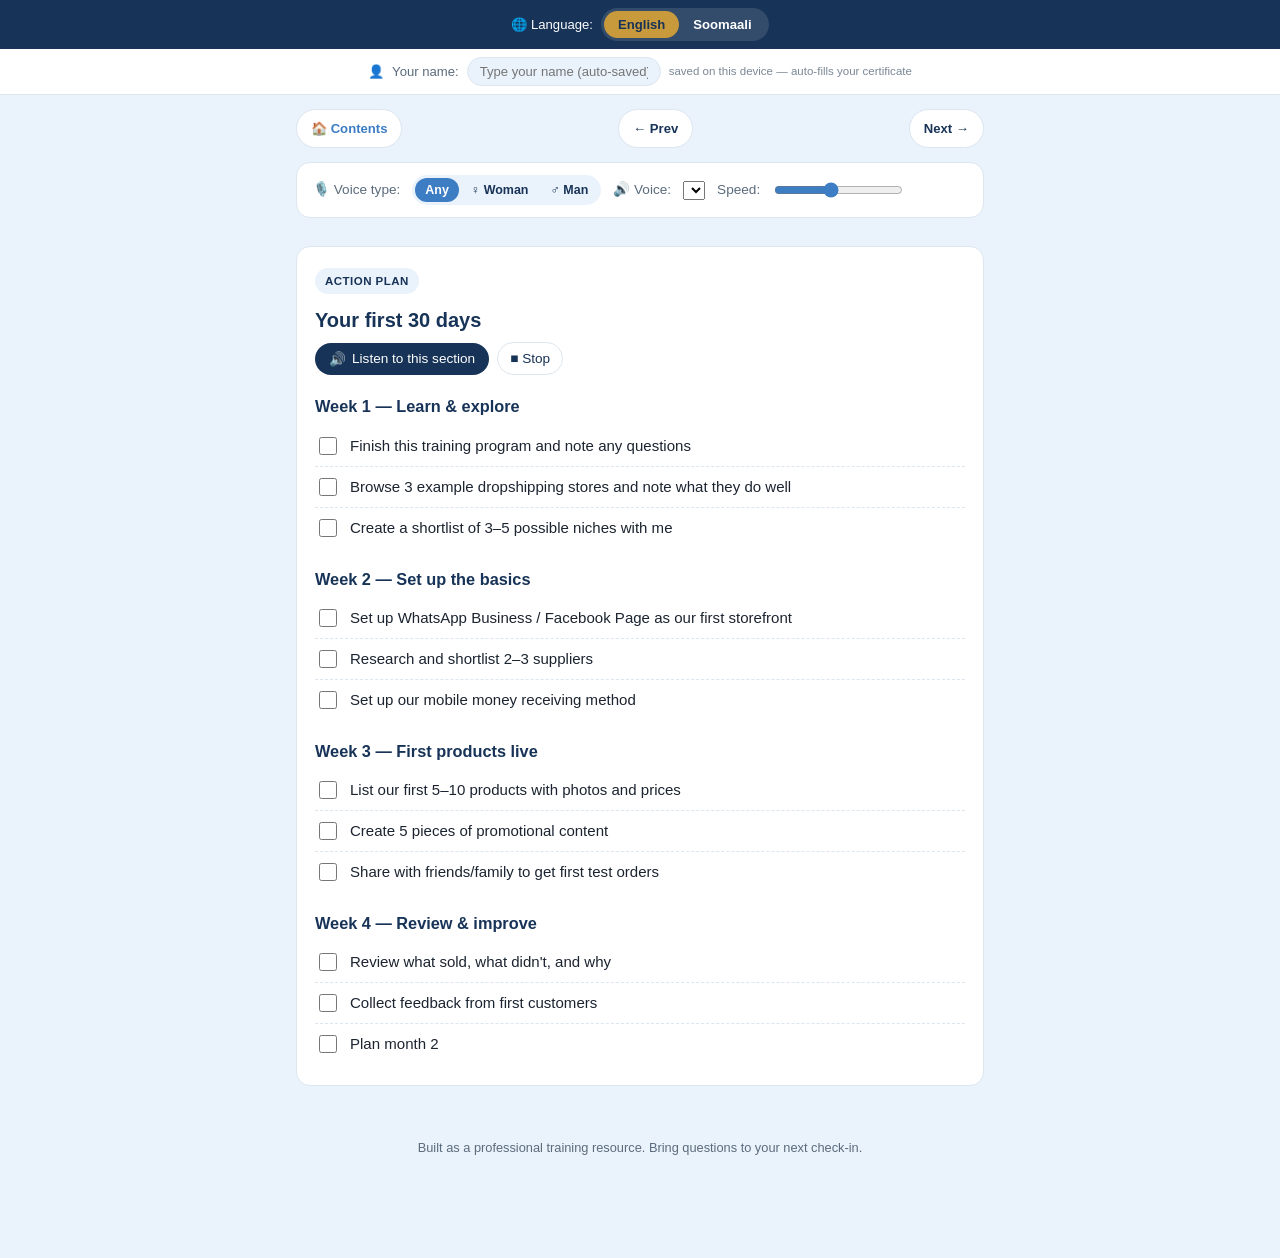
<file: module-7.html>
<!DOCTYPE html>
<html lang="en" data-lang="en">
<head>
<meta charset="UTF-8">
<meta name="viewport" content="width=device-width, initial-scale=1.0">
<title>Your 30-Day Action Plan — Dropshipping Mastery Program</title>
<style>
:root{
  --navy:#173357;
  --blue:#3C7DC4;
  --sky:#EAF2FB;
  --gold:#C99A3C;
  --ink:#1B2430;
  --muted:#5B6B7C;
  --line:#DCE6F0;
  --white:#FFFFFF;
  --good:#2E8B57;
  --bad:#B0392B;
  --radius:14px;
}
*{box-sizing:border-box;}
html{scroll-behavior:smooth;}
[data-lang="en"] .so{display:none !important;}
[data-lang="so"] .en{display:none !important;}
body{
  margin:0;
  font-family:-apple-system,BlinkMacSystemFont,"Segoe UI",Roboto,Helvetica,Arial,sans-serif;
  background:var(--sky);
  color:var(--ink);
  line-height:1.6;
  padding-bottom:60px;
}

/* ---------- Top control bar ---------- */
.control-bar{
  position:sticky;
  top:0;
  z-index:60;
  background:var(--navy);
  color:var(--white);
  padding:8px 12px;
  display:flex;
  align-items:center;
  justify-content:center;
  gap:8px;
  flex-wrap:wrap;
  font-size:0.82rem;
}
.lang-toggle{
  display:inline-flex;
  background:rgba(255,255,255,0.12);
  border-radius:999px;
  padding:3px;
}
.lang-toggle button{
  border:none;
  background:transparent;
  color:var(--white);
  padding:6px 14px;
  border-radius:999px;
  font-size:0.82rem;
  font-weight:700;
  cursor:pointer;
}
.lang-toggle button.active{
  background:var(--gold);
  color:var(--navy);
}

/* ---------- Page navigation (Home / Prev / Next) ---------- */
.pagenav{
  max-width:720px;
  margin:14px auto 0;
  padding:0 16px;
  display:flex;
  justify-content:space-between;
  gap:8px;
  flex-wrap:wrap;
}
.pagenav a{
  background:var(--white);
  border:1px solid var(--line);
  color:var(--navy);
  text-decoration:none;
  font-size:0.82rem;
  font-weight:600;
  padding:8px 14px;
  border-radius:999px;
  white-space:nowrap;
}
.pagenav a:hover{background:var(--sky);}
.pagenav a.home{color:var(--blue);}

/* ---------- Cover ---------- */
header.cover{
  background:linear-gradient(135deg,var(--navy),var(--blue));
  color:var(--white);
  padding:40px 20px 32px;
  text-align:center;
}
header.cover .badge{
  display:inline-block;
  background:var(--gold);
  color:var(--navy);
  font-weight:800;
  font-size:0.72rem;
  letter-spacing:0.06em;
  text-transform:uppercase;
  padding:5px 14px;
  border-radius:999px;
  margin-bottom:14px;
}
header.cover h1{
  margin:0 0 8px;
  font-size:1.7rem;
  line-height:1.3;
}
header.cover p.tagline{
  margin:0 auto;
  font-size:1rem;
  opacity:0.92;
  max-width:520px;
}
.cover-card{
  background:rgba(255,255,255,0.1);
  border:1px solid rgba(255,255,255,0.3);
  border-radius:var(--radius);
  max-width:420px;
  margin:22px auto 0;
  padding:16px 18px;
  text-align:left;
  font-size:0.88rem;
}
.cover-card .row{
  display:flex;
  flex-wrap:wrap;
  justify-content:space-between;
  gap:4px 12px;
  padding:6px 0;
  border-bottom:1px dashed rgba(255,255,255,0.25);
}
.cover-card .row:last-child{border-bottom:none;}
.cover-card .row b{opacity:0.85;font-weight:600;margin-right:8px;}
.meta-row{
  display:flex;
  justify-content:center;
  gap:10px;
  flex-wrap:wrap;
  margin-top:18px;
}
.pill{
  background:rgba(255,255,255,0.15);
  border:1px solid rgba(255,255,255,0.35);
  padding:5px 12px;
  border-radius:999px;
  font-size:0.76rem;
}
.license-note{
  max-width:520px;
  margin:16px auto 0;
  font-size:0.72rem;
  opacity:0.75;
}

nav.toc{
  max-width:720px;
  margin:18px auto 0;
  padding:0 16px;
}
nav.toc details{
  background:var(--white);
  border:1px solid var(--line);
  border-radius:var(--radius);
  padding:10px 14px;
}
nav.toc summary{
  font-weight:600;
  cursor:pointer;
  color:var(--navy);
  font-size:0.95rem;
}
nav.toc ul{
  list-style:none;
  margin:10px 0 4px;
  padding:0;
  display:grid;
  gap:6px;
}
nav.toc a{
  display:flex;
  justify-content:space-between;
  align-items:center;
  color:var(--blue);
  text-decoration:none;
  font-size:0.9rem;
  background:var(--sky);
  padding:10px 12px;
  border-radius:10px;
}
nav.toc a:hover{background:#DCEAFB;}
nav.toc a .go{font-size:0.75rem;color:var(--muted);}

.voice-settings{
  max-width:720px;
  margin:14px auto 0;
  padding:0 16px 8px;
}
.voice-settings-inner{
  background:var(--white);
  border:1px solid var(--line);
  border-radius:var(--radius);
  padding:12px 16px;
  display:flex;
  align-items:center;
  gap:12px;
  flex-wrap:wrap;
  font-size:0.85rem;
  color:var(--muted);
}
.voice-settings-inner select, .voice-settings-inner input[type=range]{
  accent-color:var(--blue);
}
.voice-note{
  font-size:0.76rem;
  color:var(--bad);
  display:none;
  width:100%;
}
.voice-note.show{display:block;}
#genderNote{color:var(--muted);}
.gender-toggle{
  display:inline-flex;
  background:var(--sky);
  border-radius:999px;
  padding:3px;
  gap:2px;
}
.gender-toggle .gbtn{
  border:none;
  background:transparent;
  color:var(--navy);
  padding:5px 10px;
  border-radius:999px;
  font-size:0.78rem;
  font-weight:600;
  cursor:pointer;
}
.gender-toggle .gbtn.active{
  background:var(--blue);
  color:var(--white);
}

main{
  max-width:720px;
  margin:0 auto;
  padding:20px 16px 10px;
}

section.module{
  background:var(--white);
  border:1px solid var(--line);
  border-radius:var(--radius);
  padding:20px 18px;
  margin-bottom:18px;
}
section.module .tag{
  display:inline-block;
  background:var(--sky);
  color:var(--navy);
  font-size:0.72rem;
  font-weight:700;
  letter-spacing:0.04em;
  text-transform:uppercase;
  padding:4px 10px;
  border-radius:999px;
  margin-bottom:10px;
}
section.module h2{
  margin:0 0 6px;
  font-size:1.25rem;
  color:var(--navy);
}
section.module h3{
  font-size:1.02rem;
  color:var(--navy);
  margin:18px 0 6px;
}
section.module p{
  margin:8px 0;
  color:var(--ink);
  font-size:0.96rem;
}
section.module ul, section.module ol{
  margin:8px 0;
  padding-left:22px;
}
section.module li{
  margin-bottom:6px;
  font-size:0.95rem;
}
.callout{
  background:var(--sky);
  border-left:4px solid var(--blue);
  padding:12px 14px;
  border-radius:8px;
  margin:14px 0;
  font-size:0.92rem;
}
.callout.gold{
  border-left-color:var(--gold);
  background:#FBF3E3;
}
.callout strong{color:var(--navy);}

.listen-row{
  display:flex;
  align-items:center;
  gap:8px;
  flex-wrap:wrap;
  margin-bottom:14px;
}
button.listen-btn{
  display:inline-flex;
  align-items:center;
  gap:6px;
  background:var(--navy);
  color:var(--white);
  border:none;
  padding:8px 14px;
  border-radius:999px;
  font-size:0.85rem;
  cursor:pointer;
}
button.listen-btn.playing{background:var(--good);}
button.stop-btn{
  background:var(--white);
  color:var(--navy);
  border:1px solid var(--line);
  padding:8px 12px;
  border-radius:999px;
  font-size:0.85rem;
  cursor:pointer;
}

.flow{
  display:flex;
  flex-wrap:wrap;
  gap:8px;
  align-items:center;
  justify-content:center;
  margin:16px 0;
}
.flow .box{
  background:var(--sky);
  border:1px solid var(--line);
  border-radius:10px;
  padding:10px 12px;
  font-size:0.82rem;
  text-align:center;
  color:var(--navy);
  font-weight:600;
  min-width:100px;
}
.flow .arrow{
  color:var(--gold);
  font-size:1.1rem;
}

table.compare{
  width:100%;
  border-collapse:collapse;
  font-size:0.85rem;
  margin:12px 0;
}
table.compare th, table.compare td{
  border:1px solid var(--line);
  padding:8px;
  text-align:left;
  vertical-align:top;
}
table.compare th{
  background:var(--sky);
  color:var(--navy);
}

.checklist label{
  display:flex;
  align-items:flex-start;
  gap:10px;
  padding:8px 0;
  border-bottom:1px dashed var(--line);
  font-size:0.94rem;
  cursor:pointer;
}
.checklist label:last-child{border-bottom:none;}
.checklist input[type=checkbox]{
  margin-top:3px;
  width:18px;
  height:18px;
  accent-color:var(--good);
  flex-shrink:0;
}
.checklist input:checked + span{
  text-decoration:line-through;
  color:var(--muted);
}

.glossary dt{
  font-weight:700;
  color:var(--navy);
  margin-top:10px;
}
.glossary dd{
  margin:2px 0 0;
  font-size:0.92rem;
  color:var(--ink);
}

/* ---------- Quiz ---------- */
.quiz{
  background:var(--sky);
  border:1px solid var(--line);
  border-radius:12px;
  padding:14px 14px 6px;
  margin-top:18px;
}
.quiz-header{
  font-weight:700;
  color:var(--navy);
  font-size:0.95rem;
  margin-bottom:8px;
  display:flex;
  align-items:center;
  gap:6px;
}
.quiz-q{
  background:var(--white);
  border:1px solid var(--line);
  border-radius:10px;
  padding:12px 14px;
  margin-bottom:10px;
}
.quiz-q p.stem{
  font-weight:600;
  margin:0 0 8px;
  font-size:0.92rem;
  color:var(--ink);
}
.quiz-q label{
  display:flex;
  align-items:flex-start;
  gap:8px;
  padding:5px 0;
  font-size:0.9rem;
  cursor:pointer;
}
.quiz-q input[type=radio]{
  margin-top:3px;
  accent-color:var(--blue);
}
.feedback{
  margin-top:8px;
  padding:8px 10px;
  border-radius:8px;
  font-size:0.85rem;
  display:none;
}
.feedback.correct{
  display:block;
  background:#E4F3EA;
  color:var(--good);
}
.feedback.incorrect{
  display:block;
  background:#FBEAE3;
  color:var(--bad);
}

.badge-good{
  background:#E4F3EA;
  color:var(--good);
  padding:2px 8px;
  border-radius:6px;
  font-size:0.75rem;
  font-weight:700;
}

/* ---------- Certificate ---------- */
.cert{
  border:3px double var(--gold);
  border-radius:12px;
  padding:26px 20px;
  text-align:center;
  background:linear-gradient(180deg,#FFFFFF,#FBF7EE);
}
.cert .star{font-size:22px;color:var(--gold);}
.cert h3{
  color:var(--navy);
  margin:6px 0 2px;
  font-size:1.1rem;
}
.cert input[type=text]{
  border:none;
  border-bottom:2px solid var(--gold);
  background:transparent;
  text-align:center;
  font-size:1.1rem;
  color:var(--navy);
  font-weight:700;
  padding:6px 4px;
  width:80%;
  margin:10px 0;
}
.cert .scoreline{
  margin-top:14px;
  font-size:0.9rem;
  color:var(--muted);
}
.print-btn{
  background:var(--gold);
  color:var(--navy);
  border:none;
  padding:10px 18px;
  border-radius:999px;
  font-weight:700;
  font-size:0.88rem;
  cursor:pointer;
  margin-top:14px;
}
@media print{
  .control-bar, .pagenav, nav.toc, .voice-settings, .print-btn, .profile-bar, footer{display:none !important;}
  /* On the certificate page, printing should show ONLY the certificate — not the exam questions. */
  #certificate > *:not(.cert){display:none !important;}
  body{background:white;padding-bottom:0;}
  main{padding:0;max-width:none;}
  section.module{border:none;padding:0;}
}

/* ---------- Learner profile bar ---------- */
.profile-bar{
  background:var(--white);
  border-bottom:1px solid var(--line);
  padding:8px 16px;
  display:flex;
  align-items:center;
  justify-content:center;
  gap:8px;
  font-size:0.82rem;
  color:var(--muted);
  flex-wrap:wrap;
}
.profile-bar input{
  border:1px solid var(--line);
  border-radius:999px;
  padding:6px 12px;
  font-size:0.82rem;
  max-width:220px;
  color:var(--ink);
  background:var(--sky);
}
.profile-bar .saved-hint{font-size:0.72rem;color:var(--muted);opacity:0.8;}

footer{
  text-align:center;
  color:var(--muted);
  font-size:0.8rem;
  padding:24px 16px 40px;
}

@media (min-width:640px){
  header.cover h1{font-size:2.1rem;}
}

</style>
</head>
<body>

<div class="control-bar">
  <span class="en">🌐 Language:</span><span class="so">🌐 Luuqad:</span>
  <div class="lang-toggle">
    <button id="btnEn" class="active" onclick="setLang('en')">English</button>
    <button id="btnSo" onclick="setLang('so')">Soomaali</button>
  </div>
</div>

<div class="profile-bar">
  👤 <span class="en">Your name:</span><span class="so">Magacaaga:</span>
  <input id="profileName" placeholder="Type your name (auto-saved)">
  <span class="saved-hint en">saved on this device — auto-fills your certificate</span>
  <span class="saved-hint so">waa lagu kaydiyaa qalabkan — si toos ah ayuu u buuxinayaa shahaadadaada</span>
</div>

<nav class="pagenav">
  <a href="index.html" class="sitelink home" data-page="index.html">🏠 <span class="en">Contents</span><span class="so">Waxyaabaha</span></a>
  <a href="module-6.html" class="sitelink" data-page="module-6.html">← <span class="en">Prev</span><span class="so">Hore</span></a>
  <a href="module-8.html" class="sitelink" data-page="module-8.html"><span class="en">Next</span><span class="so">Xiga</span> →</a>
</nav>

<div class="voice-settings">
  <div class="voice-settings-inner">
    <span>🎙️ <span class="en">Voice type</span><span class="so">Nooca Codka</span>:</span>
    <div class="gender-toggle">
      <button type="button" class="gbtn active" data-gender="any" onclick="setGender('any')"><span class="en">Any</span><span class="so">Dhammaan</span></button>
      <button type="button" class="gbtn" data-gender="female" onclick="setGender('female')">♀ <span class="en">Woman</span><span class="so">Dumar</span></button>
      <button type="button" class="gbtn" data-gender="male" onclick="setGender('male')">♂ <span class="en">Man</span><span class="so">Rag</span></button>
    </div>
    <span>🔊 <span class="en">Voice</span><span class="so">Cod</span>:</span>
    <select id="voiceSelect"></select>
    <span><span class="en">Speed</span><span class="so">Xawli</span>:</span>
    <input type="range" id="rateRange" min="0.6" max="1.3" step="0.1" value="0.9">
    <div class="voice-note" id="voiceNote">
      <span class="en">⚠️ This device has no Somali voice installed, so narration falls back to the closest available voice and will mispronounce Somali words.</span>
      <span class="so">⚠️ Qalabkan cod Soomaali ah lama helin, marka akhriska wuxuu isticmaali doonaa codka ugu dhow ee la heli karo.</span>
    </div>
  </div>
</div>

<main>
  <section class="module" id="mod7">
    <span class="tag"><span class="en">Action Plan</span><span class="so">Qorshaha Ficilka</span></span>
    <h2><span class="en">Your first 30 days</span><span class="so">30-kii maalmood ee ugu horreysa</span></h2>
    <div class="listen-row">
      <button class="listen-btn" data-target="mod7-text">🔊 <span class="en">Listen to this section</span><span class="so">Dhegayso qaybtan</span></button>
      <button class="stop-btn" onclick="stopSpeech()">■ <span class="en">Stop</span><span class="so">Jooji</span></button>
    </div>
    <div id="mod7-text">
      <h3><span class="en">Week 1 — Learn &amp; explore</span><span class="so">Toddobaadka 1aad — Baro &amp; Baadh</span></h3>
      <div class="checklist">
        <label><input type="checkbox" class="tracker"><span><span class="en">Finish this training program and note any questions</span><span class="so">Dhammaystir barnaamijkan oo qor su'aal kasta</span></span></label>
        <label><input type="checkbox" class="tracker"><span><span class="en">Browse 3 example dropshipping stores and note what they do well</span><span class="so">Booqo 3 dukaan oo dropshipping ah oo qor waxa ay si fiican u qaban</span></span></label>
        <label><input type="checkbox" class="tracker"><span><span class="en">Create a shortlist of 3–5 possible niches with me</span><span class="so">Ila samee liis ka kooban 3-5 niche oo suurtagal ah</span></span></label>
      </div>
      <h3><span class="en">Week 2 — Set up the basics</span><span class="so">Toddobaadka 2aad — Diyaari aasaaska</span></h3>
      <div class="checklist">
        <label><input type="checkbox" class="tracker"><span><span class="en">Set up WhatsApp Business / Facebook Page as our first storefront</span><span class="so">Diyaari WhatsApp Business / Facebook Page dukaankeenna ugu horreeya</span></span></label>
        <label><input type="checkbox" class="tracker"><span><span class="en">Research and shortlist 2–3 suppliers</span><span class="so">Baadh oo liiso 2-3 alaab-siiye</span></span></label>
        <label><input type="checkbox" class="tracker"><span><span class="en">Set up our mobile money receiving method</span><span class="so">Diyaari habka aan ku qaadanno lacagta mobilka</span></span></label>
      </div>
      <h3><span class="en">Week 3 — First products live</span><span class="so">Toddobaadka 3aad — Alaabta ugu horeysa</span></h3>
      <div class="checklist">
        <label><input type="checkbox" class="tracker"><span><span class="en">List our first 5–10 products with photos and prices</span><span class="so">Liiso 5-10 alaab oo aan leeyahay sawirro iyo qiimayaal</span></span></label>
        <label><input type="checkbox" class="tracker"><span><span class="en">Create 5 pieces of promotional content</span><span class="so">Samee 5 waxqabad oo xayaysiin ah</span></span></label>
        <label><input type="checkbox" class="tracker"><span><span class="en">Share with friends/family to get first test orders</span><span class="so">La wadaag saaxiibada/qoyska si aad u hesho dalabyada tijaabada</span></span></label>
      </div>
      <h3><span class="en">Week 4 — Review &amp; improve</span><span class="so">Toddobaadka 4aad — Dib u eeg &amp; hagaaji</span></h3>
      <div class="checklist">
        <label><input type="checkbox" class="tracker"><span><span class="en">Review what sold, what didn't, and why</span><span class="so">Dib u eeg waxa iibsaday, waxaan iibsan, iyo sababta</span></span></label>
        <label><input type="checkbox" class="tracker"><span><span class="en">Collect feedback from first customers</span><span class="so">Soo ururi ra'yiga macaamiisha ugu horreeya</span></span></label>
        <label><input type="checkbox" class="tracker"><span><span class="en">Plan month 2</span><span class="so">Qorshee bisha 2aad</span></span></label>
      </div>
    </div>
  </section>
</main>

<footer>
  <span class="en">Built as a professional training resource. Bring questions to your next check-in.</span>
  <span class="so">Waxaa loo dhisay sida agabka tababarka xirfadeed. Su'aalaha kaxeeya kulankaaga xiga.</span>
</footer>

<script>
// ---------- Storage helpers (guarded — some browsers block storage on file:// pages) ----------
function safeGet(key){ try{ return localStorage.getItem(key); }catch(e){ return null; } }
function safeSet(key, val){ try{ localStorage.setItem(key, val); }catch(e){} }

// ---------- Learner profile (remembers the learner's name across pages/visits) ----------
function initProfile(){
  const stored = safeGet('dm_learner_name') || '';
  const pi = document.getElementById('profileName');
  if(pi){
    pi.value = stored;
    pi.addEventListener('input', () => safeSet('dm_learner_name', pi.value));
  }
  const cn = document.getElementById('certName');
  if(cn){
    if(stored && !cn.value) cn.value = stored;
    cn.addEventListener('input', () => safeSet('dm_learner_name', cn.value));
  }
}

// ---------- Language ----------
function getQueryLang(){
  return new URLSearchParams(window.location.search).get('lang');
}

function refreshSiteLinks(lang){
  document.querySelectorAll('a.sitelink[data-page]').forEach(a => {
    const page = a.dataset.page;
    a.setAttribute('href', page + (lang && lang !== 'en' ? '?lang=' + lang : ''));
  });
}

function setLang(lang){
  document.documentElement.setAttribute('data-lang', lang);
  const btnEn = document.getElementById('btnEn');
  const btnSo = document.getElementById('btnSo');
  if(btnEn) btnEn.classList.toggle('active', lang === 'en');
  if(btnSo) btnSo.classList.toggle('active', lang === 'so');
  refreshSiteLinks(lang);
  if(typeof refreshVoiceList === 'function') refreshVoiceList();
}

// ---------- Quiz grading ----------
function gradeOne(input){
  const qBlock = input.closest('.quiz-q');
  const fb = qBlock.querySelector('.feedback');
  const isCorrect = input.dataset.correct === 'true';
  fb.classList.remove('correct','incorrect');
  fb.classList.add(isCorrect ? 'correct' : 'incorrect');
  fb.querySelectorAll('.correct-msg').forEach(el => el.style.display = isCorrect ? '' : 'none');
  fb.querySelectorAll('.incorrect-msg').forEach(el => el.style.display = isCorrect ? 'none' : '');
}

function calcScore(){
  const groups = {};
  document.querySelectorAll('.quiz input[type=radio]').forEach(inp => {
    if(!groups[inp.name]) groups[inp.name] = {answered:false, correct:false};
    if(inp.checked){
      groups[inp.name].answered = true;
      groups[inp.name].correct = inp.dataset.correct === 'true';
    }
  });
  const names = Object.keys(groups);
  const total = names.length;
  const answered = names.filter(n => groups[n].answered).length;
  const correct = names.filter(n => groups[n].correct).length;
  const pct = total ? Math.round((correct/total)*100) : 0;
  const lang = document.documentElement.getAttribute('data-lang');
  let msg;
  if(answered < total){
    msg = lang === 'so'
      ? ('Waxaad ka jawaabtay ' + answered + ' / ' + total + ' su\'aalood. Fadlan dhammaystir dhammaan su\'aalaha imtixaanka ugu dambeeya ka hor.')
      : ('You\'ve answered ' + answered + ' / ' + total + ' questions. Please finish all the final exam questions first.');
  } else {
    msg = lang === 'so'
      ? ('Dhibcahaaga: ' + correct + ' / ' + total + ' (' + pct + '%)')
      : ('Your score: ' + correct + ' / ' + total + ' (' + pct + '%)');
  }
  const scoreResultEl = document.getElementById('scoreResult');
  if(scoreResultEl) scoreResultEl.textContent = msg;
  if(answered === total){
    const certLine = document.getElementById('certScoreline');
    if(certLine){
      certLine.innerHTML = '<span class="en">Score: ' + correct + '/' + total + ' (' + pct + '%)' + (pct>=70 ? ' — Passed' : ' — Review recommended') + '</span>' +
                            '<span class="so">Dhibco: ' + correct + '/' + total + ' (' + pct + '%)' + (pct>=70 ? ' — Ku Guuleystay' : ' — Dib u eegis ayaa lagula talinayaa') + '</span>';
    }
  }
}

// ---------- Text-to-speech ----------
let voices = [];
let genderFilter = 'any';
let currentBtn = null;

const FEMALE_HINTS = ['female','samantha','victoria','karen','moira','tessa','fiona','zira','susan','allison','ava','samira','salli','joanna','kendra','kimberly','amy','emma','ivy','salma','laila'];
const MALE_HINTS = ['male','alex','daniel','fred','thomas','david','mark','james','george','arthur','oliver','ryan','justin','matthew','majed','tarik'];
function detectGender(voice){
  const n = (voice.name || '').toLowerCase();
  if(FEMALE_HINTS.some(h => n.includes(h))) return 'female';
  if(MALE_HINTS.some(h => n.includes(h))) return 'male';
  return 'unknown';
}

function setGender(g){
  genderFilter = g;
  document.querySelectorAll('.gbtn').forEach(b => b.classList.toggle('active', b.dataset.gender === g));
  refreshVoiceList();
}

function refreshVoiceList(){
  const voiceSelect = document.getElementById('voiceSelect');
  const voiceNote = document.getElementById('voiceNote');
  if(!voiceSelect || !voices.length) return;
  const lang = document.documentElement.getAttribute('data-lang');
  voiceSelect.innerHTML = '';

  let pool = voices.map((v, i) => ({v, i}));
  if(genderFilter !== 'any'){
    const filtered = pool.filter(p => detectGender(p.v) === genderFilter);
    if(filtered.length) pool = filtered; // fall back to full list if none match, rather than showing empty
  }

  pool.forEach(p => {
    const opt = document.createElement('option');
    opt.value = p.i;
    opt.textContent = p.v.name + ' (' + p.v.lang + ')';
    voiceSelect.appendChild(opt);
  });

  if(lang === 'so'){
    const soMatch = pool.find(p => p.v.lang && p.v.lang.toLowerCase().startsWith('so'));
    if(soMatch){
      voiceSelect.value = soMatch.i;
      if(voiceNote) voiceNote.classList.remove('show');
    } else if(voiceNote){
      voiceNote.classList.add('show');
    }
  } else {
    if(voiceNote) voiceNote.classList.remove('show');
    const enMatch = pool.find(p => p.v.lang && p.v.lang.startsWith('en'));
    if(enMatch) voiceSelect.value = enMatch.i;
  }
}
function populateVoices(){
  voices = speechSynthesis.getVoices();
  refreshVoiceList();
}
if('speechSynthesis' in window){
  populateVoices();
  speechSynthesis.onvoiceschanged = populateVoices;
} else {
  document.addEventListener('DOMContentLoaded', () => {
    document.querySelectorAll('.listen-btn').forEach(b => { b.disabled = true; });
  });
}

function stopSpeech(){
  speechSynthesis.cancel();
  if(currentBtn){ currentBtn.classList.remove('playing'); }
  currentBtn = null;
}

function speakText(text, btn){
  stopSpeech();
  const voiceSelect = document.getElementById('voiceSelect');
  const rateRange = document.getElementById('rateRange');
  const utter = new SpeechSynthesisUtterance(text);
  const vIdx = voiceSelect ? voiceSelect.value : null;
  if(voices[vIdx]) utter.voice = voices[vIdx];
  utter.rate = rateRange ? parseFloat(rateRange.value) : 0.9;
  utter.onend = stopSpeech;
  utter.onerror = stopSpeech;
  currentBtn = btn;
  if(btn) btn.classList.add('playing');
  speechSynthesis.speak(utter);
}

document.addEventListener('DOMContentLoaded', () => {
  document.querySelectorAll('.listen-btn').forEach(btn => {
    btn.addEventListener('click', () => {
      const targetId = btn.getAttribute('data-target');
      const el = document.getElementById(targetId);
      speakText(el.innerText, btn);
    });
  });

  const certDateEl = document.getElementById('certDate');
  if(certDateEl) certDateEl.textContent = new Date().toDateString();

  initProfile();

  // Initialize language from the URL (?lang=so) so it can be carried across pages via links.
  const initialLang = getQueryLang() === 'so' ? 'so' : 'en';
  setLang(initialLang);
});

</script>
</body>
</html>
</file>
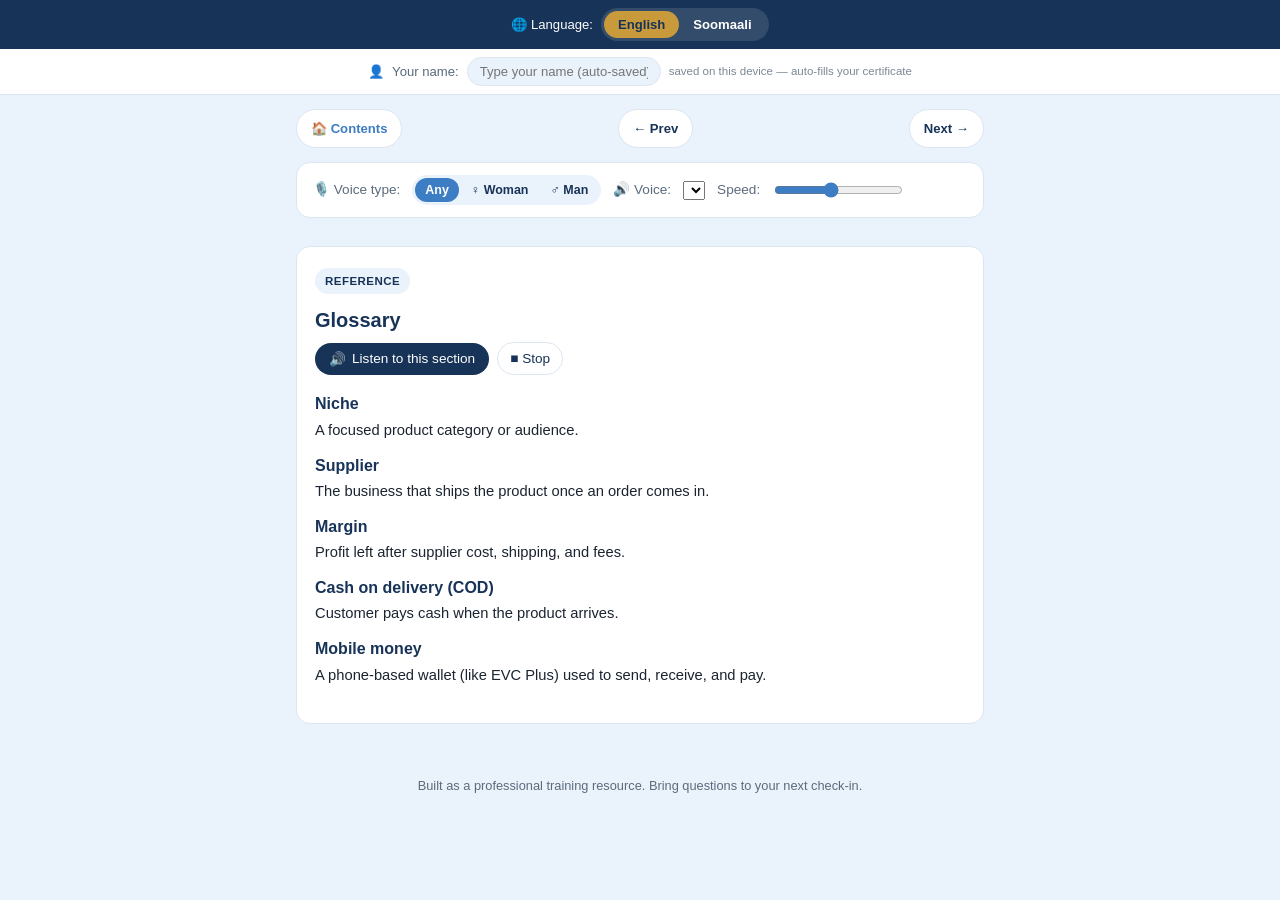
<file: module-8.html>
<!DOCTYPE html>
<html lang="en" data-lang="en">
<head>
<meta charset="UTF-8">
<meta name="viewport" content="width=device-width, initial-scale=1.0">
<title>Glossary — Dropshipping Mastery Program</title>
<style>
:root{
  --navy:#173357;
  --blue:#3C7DC4;
  --sky:#EAF2FB;
  --gold:#C99A3C;
  --ink:#1B2430;
  --muted:#5B6B7C;
  --line:#DCE6F0;
  --white:#FFFFFF;
  --good:#2E8B57;
  --bad:#B0392B;
  --radius:14px;
}
*{box-sizing:border-box;}
html{scroll-behavior:smooth;}
[data-lang="en"] .so{display:none !important;}
[data-lang="so"] .en{display:none !important;}
body{
  margin:0;
  font-family:-apple-system,BlinkMacSystemFont,"Segoe UI",Roboto,Helvetica,Arial,sans-serif;
  background:var(--sky);
  color:var(--ink);
  line-height:1.6;
  padding-bottom:60px;
}

/* ---------- Top control bar ---------- */
.control-bar{
  position:sticky;
  top:0;
  z-index:60;
  background:var(--navy);
  color:var(--white);
  padding:8px 12px;
  display:flex;
  align-items:center;
  justify-content:center;
  gap:8px;
  flex-wrap:wrap;
  font-size:0.82rem;
}
.lang-toggle{
  display:inline-flex;
  background:rgba(255,255,255,0.12);
  border-radius:999px;
  padding:3px;
}
.lang-toggle button{
  border:none;
  background:transparent;
  color:var(--white);
  padding:6px 14px;
  border-radius:999px;
  font-size:0.82rem;
  font-weight:700;
  cursor:pointer;
}
.lang-toggle button.active{
  background:var(--gold);
  color:var(--navy);
}

/* ---------- Page navigation (Home / Prev / Next) ---------- */
.pagenav{
  max-width:720px;
  margin:14px auto 0;
  padding:0 16px;
  display:flex;
  justify-content:space-between;
  gap:8px;
  flex-wrap:wrap;
}
.pagenav a{
  background:var(--white);
  border:1px solid var(--line);
  color:var(--navy);
  text-decoration:none;
  font-size:0.82rem;
  font-weight:600;
  padding:8px 14px;
  border-radius:999px;
  white-space:nowrap;
}
.pagenav a:hover{background:var(--sky);}
.pagenav a.home{color:var(--blue);}

/* ---------- Cover ---------- */
header.cover{
  background:linear-gradient(135deg,var(--navy),var(--blue));
  color:var(--white);
  padding:40px 20px 32px;
  text-align:center;
}
header.cover .badge{
  display:inline-block;
  background:var(--gold);
  color:var(--navy);
  font-weight:800;
  font-size:0.72rem;
  letter-spacing:0.06em;
  text-transform:uppercase;
  padding:5px 14px;
  border-radius:999px;
  margin-bottom:14px;
}
header.cover h1{
  margin:0 0 8px;
  font-size:1.7rem;
  line-height:1.3;
}
header.cover p.tagline{
  margin:0 auto;
  font-size:1rem;
  opacity:0.92;
  max-width:520px;
}
.cover-card{
  background:rgba(255,255,255,0.1);
  border:1px solid rgba(255,255,255,0.3);
  border-radius:var(--radius);
  max-width:420px;
  margin:22px auto 0;
  padding:16px 18px;
  text-align:left;
  font-size:0.88rem;
}
.cover-card .row{
  display:flex;
  flex-wrap:wrap;
  justify-content:space-between;
  gap:4px 12px;
  padding:6px 0;
  border-bottom:1px dashed rgba(255,255,255,0.25);
}
.cover-card .row:last-child{border-bottom:none;}
.cover-card .row b{opacity:0.85;font-weight:600;margin-right:8px;}
.meta-row{
  display:flex;
  justify-content:center;
  gap:10px;
  flex-wrap:wrap;
  margin-top:18px;
}
.pill{
  background:rgba(255,255,255,0.15);
  border:1px solid rgba(255,255,255,0.35);
  padding:5px 12px;
  border-radius:999px;
  font-size:0.76rem;
}
.license-note{
  max-width:520px;
  margin:16px auto 0;
  font-size:0.72rem;
  opacity:0.75;
}

nav.toc{
  max-width:720px;
  margin:18px auto 0;
  padding:0 16px;
}
nav.toc details{
  background:var(--white);
  border:1px solid var(--line);
  border-radius:var(--radius);
  padding:10px 14px;
}
nav.toc summary{
  font-weight:600;
  cursor:pointer;
  color:var(--navy);
  font-size:0.95rem;
}
nav.toc ul{
  list-style:none;
  margin:10px 0 4px;
  padding:0;
  display:grid;
  gap:6px;
}
nav.toc a{
  display:flex;
  justify-content:space-between;
  align-items:center;
  color:var(--blue);
  text-decoration:none;
  font-size:0.9rem;
  background:var(--sky);
  padding:10px 12px;
  border-radius:10px;
}
nav.toc a:hover{background:#DCEAFB;}
nav.toc a .go{font-size:0.75rem;color:var(--muted);}

.voice-settings{
  max-width:720px;
  margin:14px auto 0;
  padding:0 16px 8px;
}
.voice-settings-inner{
  background:var(--white);
  border:1px solid var(--line);
  border-radius:var(--radius);
  padding:12px 16px;
  display:flex;
  align-items:center;
  gap:12px;
  flex-wrap:wrap;
  font-size:0.85rem;
  color:var(--muted);
}
.voice-settings-inner select, .voice-settings-inner input[type=range]{
  accent-color:var(--blue);
}
.voice-note{
  font-size:0.76rem;
  color:var(--bad);
  display:none;
  width:100%;
}
.voice-note.show{display:block;}
#genderNote{color:var(--muted);}
.gender-toggle{
  display:inline-flex;
  background:var(--sky);
  border-radius:999px;
  padding:3px;
  gap:2px;
}
.gender-toggle .gbtn{
  border:none;
  background:transparent;
  color:var(--navy);
  padding:5px 10px;
  border-radius:999px;
  font-size:0.78rem;
  font-weight:600;
  cursor:pointer;
}
.gender-toggle .gbtn.active{
  background:var(--blue);
  color:var(--white);
}

main{
  max-width:720px;
  margin:0 auto;
  padding:20px 16px 10px;
}

section.module{
  background:var(--white);
  border:1px solid var(--line);
  border-radius:var(--radius);
  padding:20px 18px;
  margin-bottom:18px;
}
section.module .tag{
  display:inline-block;
  background:var(--sky);
  color:var(--navy);
  font-size:0.72rem;
  font-weight:700;
  letter-spacing:0.04em;
  text-transform:uppercase;
  padding:4px 10px;
  border-radius:999px;
  margin-bottom:10px;
}
section.module h2{
  margin:0 0 6px;
  font-size:1.25rem;
  color:var(--navy);
}
section.module h3{
  font-size:1.02rem;
  color:var(--navy);
  margin:18px 0 6px;
}
section.module p{
  margin:8px 0;
  color:var(--ink);
  font-size:0.96rem;
}
section.module ul, section.module ol{
  margin:8px 0;
  padding-left:22px;
}
section.module li{
  margin-bottom:6px;
  font-size:0.95rem;
}
.callout{
  background:var(--sky);
  border-left:4px solid var(--blue);
  padding:12px 14px;
  border-radius:8px;
  margin:14px 0;
  font-size:0.92rem;
}
.callout.gold{
  border-left-color:var(--gold);
  background:#FBF3E3;
}
.callout strong{color:var(--navy);}

.listen-row{
  display:flex;
  align-items:center;
  gap:8px;
  flex-wrap:wrap;
  margin-bottom:14px;
}
button.listen-btn{
  display:inline-flex;
  align-items:center;
  gap:6px;
  background:var(--navy);
  color:var(--white);
  border:none;
  padding:8px 14px;
  border-radius:999px;
  font-size:0.85rem;
  cursor:pointer;
}
button.listen-btn.playing{background:var(--good);}
button.stop-btn{
  background:var(--white);
  color:var(--navy);
  border:1px solid var(--line);
  padding:8px 12px;
  border-radius:999px;
  font-size:0.85rem;
  cursor:pointer;
}

.flow{
  display:flex;
  flex-wrap:wrap;
  gap:8px;
  align-items:center;
  justify-content:center;
  margin:16px 0;
}
.flow .box{
  background:var(--sky);
  border:1px solid var(--line);
  border-radius:10px;
  padding:10px 12px;
  font-size:0.82rem;
  text-align:center;
  color:var(--navy);
  font-weight:600;
  min-width:100px;
}
.flow .arrow{
  color:var(--gold);
  font-size:1.1rem;
}

table.compare{
  width:100%;
  border-collapse:collapse;
  font-size:0.85rem;
  margin:12px 0;
}
table.compare th, table.compare td{
  border:1px solid var(--line);
  padding:8px;
  text-align:left;
  vertical-align:top;
}
table.compare th{
  background:var(--sky);
  color:var(--navy);
}

.checklist label{
  display:flex;
  align-items:flex-start;
  gap:10px;
  padding:8px 0;
  border-bottom:1px dashed var(--line);
  font-size:0.94rem;
  cursor:pointer;
}
.checklist label:last-child{border-bottom:none;}
.checklist input[type=checkbox]{
  margin-top:3px;
  width:18px;
  height:18px;
  accent-color:var(--good);
  flex-shrink:0;
}
.checklist input:checked + span{
  text-decoration:line-through;
  color:var(--muted);
}

.glossary dt{
  font-weight:700;
  color:var(--navy);
  margin-top:10px;
}
.glossary dd{
  margin:2px 0 0;
  font-size:0.92rem;
  color:var(--ink);
}

/* ---------- Quiz ---------- */
.quiz{
  background:var(--sky);
  border:1px solid var(--line);
  border-radius:12px;
  padding:14px 14px 6px;
  margin-top:18px;
}
.quiz-header{
  font-weight:700;
  color:var(--navy);
  font-size:0.95rem;
  margin-bottom:8px;
  display:flex;
  align-items:center;
  gap:6px;
}
.quiz-q{
  background:var(--white);
  border:1px solid var(--line);
  border-radius:10px;
  padding:12px 14px;
  margin-bottom:10px;
}
.quiz-q p.stem{
  font-weight:600;
  margin:0 0 8px;
  font-size:0.92rem;
  color:var(--ink);
}
.quiz-q label{
  display:flex;
  align-items:flex-start;
  gap:8px;
  padding:5px 0;
  font-size:0.9rem;
  cursor:pointer;
}
.quiz-q input[type=radio]{
  margin-top:3px;
  accent-color:var(--blue);
}
.feedback{
  margin-top:8px;
  padding:8px 10px;
  border-radius:8px;
  font-size:0.85rem;
  display:none;
}
.feedback.correct{
  display:block;
  background:#E4F3EA;
  color:var(--good);
}
.feedback.incorrect{
  display:block;
  background:#FBEAE3;
  color:var(--bad);
}

.badge-good{
  background:#E4F3EA;
  color:var(--good);
  padding:2px 8px;
  border-radius:6px;
  font-size:0.75rem;
  font-weight:700;
}

/* ---------- Certificate ---------- */
.cert{
  border:3px double var(--gold);
  border-radius:12px;
  padding:26px 20px;
  text-align:center;
  background:linear-gradient(180deg,#FFFFFF,#FBF7EE);
}
.cert .star{font-size:22px;color:var(--gold);}
.cert h3{
  color:var(--navy);
  margin:6px 0 2px;
  font-size:1.1rem;
}
.cert input[type=text]{
  border:none;
  border-bottom:2px solid var(--gold);
  background:transparent;
  text-align:center;
  font-size:1.1rem;
  color:var(--navy);
  font-weight:700;
  padding:6px 4px;
  width:80%;
  margin:10px 0;
}
.cert .scoreline{
  margin-top:14px;
  font-size:0.9rem;
  color:var(--muted);
}
.print-btn{
  background:var(--gold);
  color:var(--navy);
  border:none;
  padding:10px 18px;
  border-radius:999px;
  font-weight:700;
  font-size:0.88rem;
  cursor:pointer;
  margin-top:14px;
}
@media print{
  .control-bar, .pagenav, nav.toc, .voice-settings, .print-btn, .profile-bar, footer{display:none !important;}
  /* On the certificate page, printing should show ONLY the certificate — not the exam questions. */
  #certificate > *:not(.cert){display:none !important;}
  body{background:white;padding-bottom:0;}
  main{padding:0;max-width:none;}
  section.module{border:none;padding:0;}
}

/* ---------- Learner profile bar ---------- */
.profile-bar{
  background:var(--white);
  border-bottom:1px solid var(--line);
  padding:8px 16px;
  display:flex;
  align-items:center;
  justify-content:center;
  gap:8px;
  font-size:0.82rem;
  color:var(--muted);
  flex-wrap:wrap;
}
.profile-bar input{
  border:1px solid var(--line);
  border-radius:999px;
  padding:6px 12px;
  font-size:0.82rem;
  max-width:220px;
  color:var(--ink);
  background:var(--sky);
}
.profile-bar .saved-hint{font-size:0.72rem;color:var(--muted);opacity:0.8;}

footer{
  text-align:center;
  color:var(--muted);
  font-size:0.8rem;
  padding:24px 16px 40px;
}

@media (min-width:640px){
  header.cover h1{font-size:2.1rem;}
}

</style>
</head>
<body>

<div class="control-bar">
  <span class="en">🌐 Language:</span><span class="so">🌐 Luuqad:</span>
  <div class="lang-toggle">
    <button id="btnEn" class="active" onclick="setLang('en')">English</button>
    <button id="btnSo" onclick="setLang('so')">Soomaali</button>
  </div>
</div>

<div class="profile-bar">
  👤 <span class="en">Your name:</span><span class="so">Magacaaga:</span>
  <input id="profileName" placeholder="Type your name (auto-saved)">
  <span class="saved-hint en">saved on this device — auto-fills your certificate</span>
  <span class="saved-hint so">waa lagu kaydiyaa qalabkan — si toos ah ayuu u buuxinayaa shahaadadaada</span>
</div>

<nav class="pagenav">
  <a href="index.html" class="sitelink home" data-page="index.html">🏠 <span class="en">Contents</span><span class="so">Waxyaabaha</span></a>
  <a href="module-7.html" class="sitelink" data-page="module-7.html">← <span class="en">Prev</span><span class="so">Hore</span></a>
  <a href="faq.html" class="sitelink" data-page="faq.html"><span class="en">Next</span><span class="so">Xiga</span> →</a>
</nav>

<div class="voice-settings">
  <div class="voice-settings-inner">
    <span>🎙️ <span class="en">Voice type</span><span class="so">Nooca Codka</span>:</span>
    <div class="gender-toggle">
      <button type="button" class="gbtn active" data-gender="any" onclick="setGender('any')"><span class="en">Any</span><span class="so">Dhammaan</span></button>
      <button type="button" class="gbtn" data-gender="female" onclick="setGender('female')">♀ <span class="en">Woman</span><span class="so">Dumar</span></button>
      <button type="button" class="gbtn" data-gender="male" onclick="setGender('male')">♂ <span class="en">Man</span><span class="so">Rag</span></button>
    </div>
    <span>🔊 <span class="en">Voice</span><span class="so">Cod</span>:</span>
    <select id="voiceSelect"></select>
    <span><span class="en">Speed</span><span class="so">Xawli</span>:</span>
    <input type="range" id="rateRange" min="0.6" max="1.3" step="0.1" value="0.9">
    <div class="voice-note" id="voiceNote">
      <span class="en">⚠️ This device has no Somali voice installed, so narration falls back to the closest available voice and will mispronounce Somali words.</span>
      <span class="so">⚠️ Qalabkan cod Soomaali ah lama helin, marka akhriska wuxuu isticmaali doonaa codka ugu dhow ee la heli karo.</span>
    </div>
  </div>
</div>

<main>
  <section class="module" id="mod8">
    <span class="tag"><span class="en">Reference</span><span class="so">Tixraac</span></span>
    <h2><span class="en">Glossary</span><span class="so">Ereyada Muhiimka ah</span></h2>
    <div class="listen-row">
      <button class="listen-btn" data-target="mod8-text">🔊 <span class="en">Listen to this section</span><span class="so">Dhegayso qaybtan</span></button>
      <button class="stop-btn" onclick="stopSpeech()">■ <span class="en">Stop</span><span class="so">Jooji</span></button>
    </div>
    <dl class="glossary" id="mod8-text">
      <dt class="en">Niche</dt><dd class="en">A focused product category or audience.</dd>
      <dt class="so">Niche</dt><dd class="so">Qayb alaab ama dhagaystayaal oo la xaqiijiyay.</dd>
      <dt class="en">Supplier</dt><dd class="en">The business that ships the product once an order comes in.</dd>
      <dt class="so">Alaab-siiye</dt><dd class="so">Ganacsiga u diri alaabta marka dalab yimaado.</dd>
      <dt class="en">Margin</dt><dd class="en">Profit left after supplier cost, shipping, and fees.</dd>
      <dt class="so">Faa'iido</dt><dd class="so">Waxa hadhay kadib kharashka alaab-siiyaha iyo khidmadaha.</dd>
      <dt class="en">Cash on delivery (COD)</dt><dd class="en">Customer pays cash when the product arrives.</dd>
      <dt class="so">Cash on delivery (COD)</dt><dd class="so">Macmiilku wuxuu ku bixiyaa lacag caddaan marka alaabtu timaado.</dd>
      <dt class="en">Mobile money</dt><dd class="en">A phone-based wallet (like EVC Plus) used to send, receive, and pay.</dd>
      <dt class="so">Lacagta mobilka</dt><dd class="so">Boorso taleefan ku salaysan (sida EVC Plus) oo lagu diro, qaato, oo lagu bixiyo.</dd>
    </dl>
  </section>
</main>

<footer>
  <span class="en">Built as a professional training resource. Bring questions to your next check-in.</span>
  <span class="so">Waxaa loo dhisay sida agabka tababarka xirfadeed. Su'aalaha kaxeeya kulankaaga xiga.</span>
</footer>

<script>
// ---------- Storage helpers (guarded — some browsers block storage on file:// pages) ----------
function safeGet(key){ try{ return localStorage.getItem(key); }catch(e){ return null; } }
function safeSet(key, val){ try{ localStorage.setItem(key, val); }catch(e){} }

// ---------- Learner profile (remembers the learner's name across pages/visits) ----------
function initProfile(){
  const stored = safeGet('dm_learner_name') || '';
  const pi = document.getElementById('profileName');
  if(pi){
    pi.value = stored;
    pi.addEventListener('input', () => safeSet('dm_learner_name', pi.value));
  }
  const cn = document.getElementById('certName');
  if(cn){
    if(stored && !cn.value) cn.value = stored;
    cn.addEventListener('input', () => safeSet('dm_learner_name', cn.value));
  }
}

// ---------- Language ----------
function getQueryLang(){
  return new URLSearchParams(window.location.search).get('lang');
}

function refreshSiteLinks(lang){
  document.querySelectorAll('a.sitelink[data-page]').forEach(a => {
    const page = a.dataset.page;
    a.setAttribute('href', page + (lang && lang !== 'en' ? '?lang=' + lang : ''));
  });
}

function setLang(lang){
  document.documentElement.setAttribute('data-lang', lang);
  const btnEn = document.getElementById('btnEn');
  const btnSo = document.getElementById('btnSo');
  if(btnEn) btnEn.classList.toggle('active', lang === 'en');
  if(btnSo) btnSo.classList.toggle('active', lang === 'so');
  refreshSiteLinks(lang);
  if(typeof refreshVoiceList === 'function') refreshVoiceList();
}

// ---------- Quiz grading ----------
function gradeOne(input){
  const qBlock = input.closest('.quiz-q');
  const fb = qBlock.querySelector('.feedback');
  const isCorrect = input.dataset.correct === 'true';
  fb.classList.remove('correct','incorrect');
  fb.classList.add(isCorrect ? 'correct' : 'incorrect');
  fb.querySelectorAll('.correct-msg').forEach(el => el.style.display = isCorrect ? '' : 'none');
  fb.querySelectorAll('.incorrect-msg').forEach(el => el.style.display = isCorrect ? 'none' : '');
}

function calcScore(){
  const groups = {};
  document.querySelectorAll('.quiz input[type=radio]').forEach(inp => {
    if(!groups[inp.name]) groups[inp.name] = {answered:false, correct:false};
    if(inp.checked){
      groups[inp.name].answered = true;
      groups[inp.name].correct = inp.dataset.correct === 'true';
    }
  });
  const names = Object.keys(groups);
  const total = names.length;
  const answered = names.filter(n => groups[n].answered).length;
  const correct = names.filter(n => groups[n].correct).length;
  const pct = total ? Math.round((correct/total)*100) : 0;
  const lang = document.documentElement.getAttribute('data-lang');
  let msg;
  if(answered < total){
    msg = lang === 'so'
      ? ('Waxaad ka jawaabtay ' + answered + ' / ' + total + ' su\'aalood. Fadlan dhammaystir dhammaan su\'aalaha imtixaanka ugu dambeeya ka hor.')
      : ('You\'ve answered ' + answered + ' / ' + total + ' questions. Please finish all the final exam questions first.');
  } else {
    msg = lang === 'so'
      ? ('Dhibcahaaga: ' + correct + ' / ' + total + ' (' + pct + '%)')
      : ('Your score: ' + correct + ' / ' + total + ' (' + pct + '%)');
  }
  const scoreResultEl = document.getElementById('scoreResult');
  if(scoreResultEl) scoreResultEl.textContent = msg;
  if(answered === total){
    const certLine = document.getElementById('certScoreline');
    if(certLine){
      certLine.innerHTML = '<span class="en">Score: ' + correct + '/' + total + ' (' + pct + '%)' + (pct>=70 ? ' — Passed' : ' — Review recommended') + '</span>' +
                            '<span class="so">Dhibco: ' + correct + '/' + total + ' (' + pct + '%)' + (pct>=70 ? ' — Ku Guuleystay' : ' — Dib u eegis ayaa lagula talinayaa') + '</span>';
    }
  }
}

// ---------- Text-to-speech ----------
let voices = [];
let genderFilter = 'any';
let currentBtn = null;

const FEMALE_HINTS = ['female','samantha','victoria','karen','moira','tessa','fiona','zira','susan','allison','ava','samira','salli','joanna','kendra','kimberly','amy','emma','ivy','salma','laila'];
const MALE_HINTS = ['male','alex','daniel','fred','thomas','david','mark','james','george','arthur','oliver','ryan','justin','matthew','majed','tarik'];
function detectGender(voice){
  const n = (voice.name || '').toLowerCase();
  if(FEMALE_HINTS.some(h => n.includes(h))) return 'female';
  if(MALE_HINTS.some(h => n.includes(h))) return 'male';
  return 'unknown';
}

function setGender(g){
  genderFilter = g;
  document.querySelectorAll('.gbtn').forEach(b => b.classList.toggle('active', b.dataset.gender === g));
  refreshVoiceList();
}

function refreshVoiceList(){
  const voiceSelect = document.getElementById('voiceSelect');
  const voiceNote = document.getElementById('voiceNote');
  if(!voiceSelect || !voices.length) return;
  const lang = document.documentElement.getAttribute('data-lang');
  voiceSelect.innerHTML = '';

  let pool = voices.map((v, i) => ({v, i}));
  if(genderFilter !== 'any'){
    const filtered = pool.filter(p => detectGender(p.v) === genderFilter);
    if(filtered.length) pool = filtered; // fall back to full list if none match, rather than showing empty
  }

  pool.forEach(p => {
    const opt = document.createElement('option');
    opt.value = p.i;
    opt.textContent = p.v.name + ' (' + p.v.lang + ')';
    voiceSelect.appendChild(opt);
  });

  if(lang === 'so'){
    const soMatch = pool.find(p => p.v.lang && p.v.lang.toLowerCase().startsWith('so'));
    if(soMatch){
      voiceSelect.value = soMatch.i;
      if(voiceNote) voiceNote.classList.remove('show');
    } else if(voiceNote){
      voiceNote.classList.add('show');
    }
  } else {
    if(voiceNote) voiceNote.classList.remove('show');
    const enMatch = pool.find(p => p.v.lang && p.v.lang.startsWith('en'));
    if(enMatch) voiceSelect.value = enMatch.i;
  }
}
function populateVoices(){
  voices = speechSynthesis.getVoices();
  refreshVoiceList();
}
if('speechSynthesis' in window){
  populateVoices();
  speechSynthesis.onvoiceschanged = populateVoices;
} else {
  document.addEventListener('DOMContentLoaded', () => {
    document.querySelectorAll('.listen-btn').forEach(b => { b.disabled = true; });
  });
}

function stopSpeech(){
  speechSynthesis.cancel();
  if(currentBtn){ currentBtn.classList.remove('playing'); }
  currentBtn = null;
}

function speakText(text, btn){
  stopSpeech();
  const voiceSelect = document.getElementById('voiceSelect');
  const rateRange = document.getElementById('rateRange');
  const utter = new SpeechSynthesisUtterance(text);
  const vIdx = voiceSelect ? voiceSelect.value : null;
  if(voices[vIdx]) utter.voice = voices[vIdx];
  utter.rate = rateRange ? parseFloat(rateRange.value) : 0.9;
  utter.onend = stopSpeech;
  utter.onerror = stopSpeech;
  currentBtn = btn;
  if(btn) btn.classList.add('playing');
  speechSynthesis.speak(utter);
}

document.addEventListener('DOMContentLoaded', () => {
  document.querySelectorAll('.listen-btn').forEach(btn => {
    btn.addEventListener('click', () => {
      const targetId = btn.getAttribute('data-target');
      const el = document.getElementById(targetId);
      speakText(el.innerText, btn);
    });
  });

  const certDateEl = document.getElementById('certDate');
  if(certDateEl) certDateEl.textContent = new Date().toDateString();

  initProfile();

  // Initialize language from the URL (?lang=so) so it can be carried across pages via links.
  const initialLang = getQueryLang() === 'so' ? 'so' : 'en';
  setLang(initialLang);
});

</script>
</body>
</html>
</file>
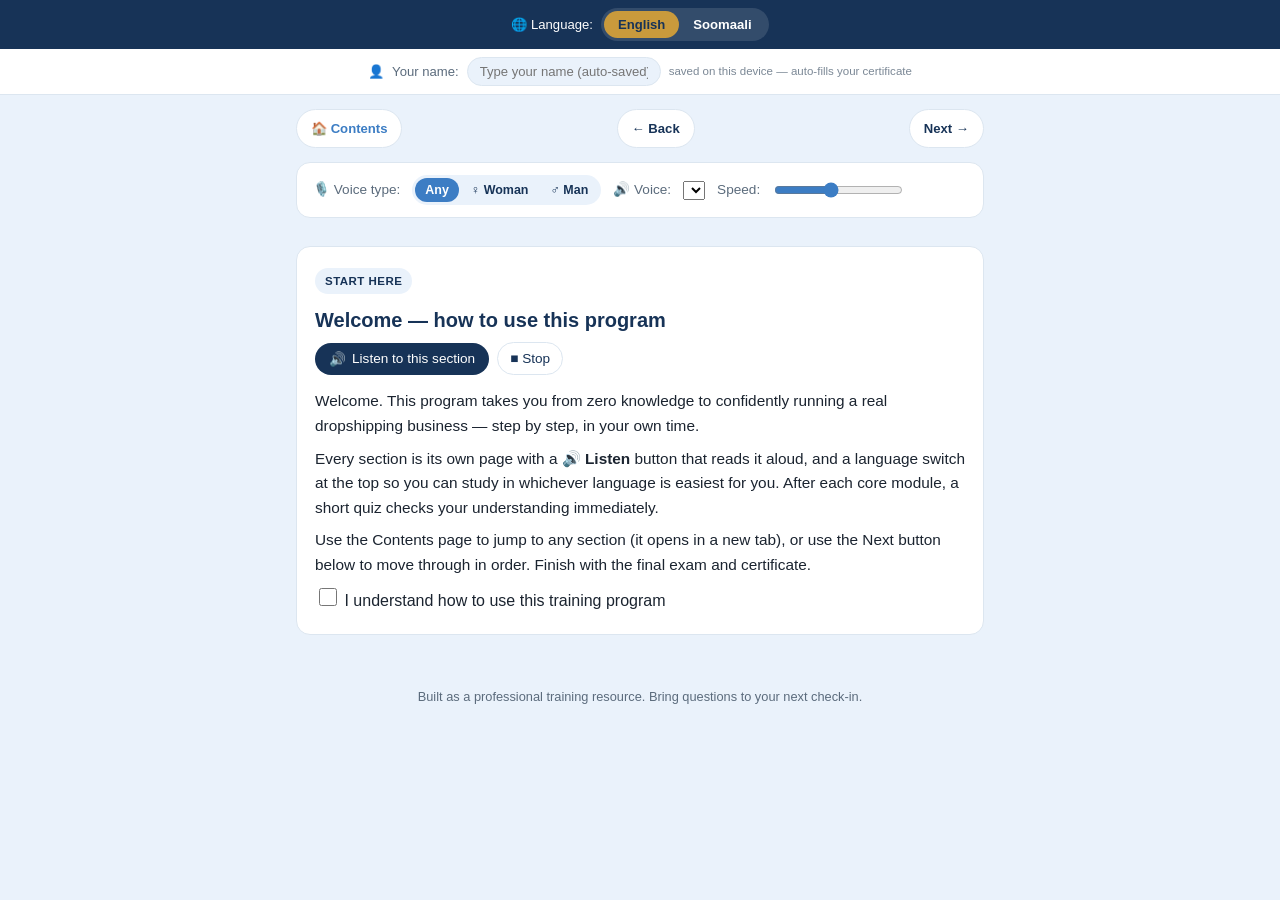
<file: welcome.html>
<!DOCTYPE html>
<html lang="en" data-lang="en">
<head>
<meta charset="UTF-8">
<meta name="viewport" content="width=device-width, initial-scale=1.0">
<title>Welcome — Dropshipping Mastery Program</title>
<style>
:root{
  --navy:#173357;
  --blue:#3C7DC4;
  --sky:#EAF2FB;
  --gold:#C99A3C;
  --ink:#1B2430;
  --muted:#5B6B7C;
  --line:#DCE6F0;
  --white:#FFFFFF;
  --good:#2E8B57;
  --bad:#B0392B;
  --radius:14px;
}
*{box-sizing:border-box;}
html{scroll-behavior:smooth;}
[data-lang="en"] .so{display:none !important;}
[data-lang="so"] .en{display:none !important;}
body{
  margin:0;
  font-family:-apple-system,BlinkMacSystemFont,"Segoe UI",Roboto,Helvetica,Arial,sans-serif;
  background:var(--sky);
  color:var(--ink);
  line-height:1.6;
  padding-bottom:60px;
}

/* ---------- Top control bar ---------- */
.control-bar{
  position:sticky;
  top:0;
  z-index:60;
  background:var(--navy);
  color:var(--white);
  padding:8px 12px;
  display:flex;
  align-items:center;
  justify-content:center;
  gap:8px;
  flex-wrap:wrap;
  font-size:0.82rem;
}
.lang-toggle{
  display:inline-flex;
  background:rgba(255,255,255,0.12);
  border-radius:999px;
  padding:3px;
}
.lang-toggle button{
  border:none;
  background:transparent;
  color:var(--white);
  padding:6px 14px;
  border-radius:999px;
  font-size:0.82rem;
  font-weight:700;
  cursor:pointer;
}
.lang-toggle button.active{
  background:var(--gold);
  color:var(--navy);
}

/* ---------- Page navigation (Home / Prev / Next) ---------- */
.pagenav{
  max-width:720px;
  margin:14px auto 0;
  padding:0 16px;
  display:flex;
  justify-content:space-between;
  gap:8px;
  flex-wrap:wrap;
}
.pagenav a{
  background:var(--white);
  border:1px solid var(--line);
  color:var(--navy);
  text-decoration:none;
  font-size:0.82rem;
  font-weight:600;
  padding:8px 14px;
  border-radius:999px;
  white-space:nowrap;
}
.pagenav a:hover{background:var(--sky);}
.pagenav a.home{color:var(--blue);}

/* ---------- Cover ---------- */
header.cover{
  background:linear-gradient(135deg,var(--navy),var(--blue));
  color:var(--white);
  padding:40px 20px 32px;
  text-align:center;
}
header.cover .badge{
  display:inline-block;
  background:var(--gold);
  color:var(--navy);
  font-weight:800;
  font-size:0.72rem;
  letter-spacing:0.06em;
  text-transform:uppercase;
  padding:5px 14px;
  border-radius:999px;
  margin-bottom:14px;
}
header.cover h1{
  margin:0 0 8px;
  font-size:1.7rem;
  line-height:1.3;
}
header.cover p.tagline{
  margin:0 auto;
  font-size:1rem;
  opacity:0.92;
  max-width:520px;
}
.cover-card{
  background:rgba(255,255,255,0.1);
  border:1px solid rgba(255,255,255,0.3);
  border-radius:var(--radius);
  max-width:420px;
  margin:22px auto 0;
  padding:16px 18px;
  text-align:left;
  font-size:0.88rem;
}
.cover-card .row{
  display:flex;
  flex-wrap:wrap;
  justify-content:space-between;
  gap:4px 12px;
  padding:6px 0;
  border-bottom:1px dashed rgba(255,255,255,0.25);
}
.cover-card .row:last-child{border-bottom:none;}
.cover-card .row b{opacity:0.85;font-weight:600;margin-right:8px;}
.meta-row{
  display:flex;
  justify-content:center;
  gap:10px;
  flex-wrap:wrap;
  margin-top:18px;
}
.pill{
  background:rgba(255,255,255,0.15);
  border:1px solid rgba(255,255,255,0.35);
  padding:5px 12px;
  border-radius:999px;
  font-size:0.76rem;
}
.license-note{
  max-width:520px;
  margin:16px auto 0;
  font-size:0.72rem;
  opacity:0.75;
}

nav.toc{
  max-width:720px;
  margin:18px auto 0;
  padding:0 16px;
}
nav.toc details{
  background:var(--white);
  border:1px solid var(--line);
  border-radius:var(--radius);
  padding:10px 14px;
}
nav.toc summary{
  font-weight:600;
  cursor:pointer;
  color:var(--navy);
  font-size:0.95rem;
}
nav.toc ul{
  list-style:none;
  margin:10px 0 4px;
  padding:0;
  display:grid;
  gap:6px;
}
nav.toc a{
  display:flex;
  justify-content:space-between;
  align-items:center;
  color:var(--blue);
  text-decoration:none;
  font-size:0.9rem;
  background:var(--sky);
  padding:10px 12px;
  border-radius:10px;
}
nav.toc a:hover{background:#DCEAFB;}
nav.toc a .go{font-size:0.75rem;color:var(--muted);}

.voice-settings{
  max-width:720px;
  margin:14px auto 0;
  padding:0 16px 8px;
}
.voice-settings-inner{
  background:var(--white);
  border:1px solid var(--line);
  border-radius:var(--radius);
  padding:12px 16px;
  display:flex;
  align-items:center;
  gap:12px;
  flex-wrap:wrap;
  font-size:0.85rem;
  color:var(--muted);
}
.voice-settings-inner select, .voice-settings-inner input[type=range]{
  accent-color:var(--blue);
}
.voice-note{
  font-size:0.76rem;
  color:var(--bad);
  display:none;
  width:100%;
}
.voice-note.show{display:block;}
#genderNote{color:var(--muted);}
.gender-toggle{
  display:inline-flex;
  background:var(--sky);
  border-radius:999px;
  padding:3px;
  gap:2px;
}
.gender-toggle .gbtn{
  border:none;
  background:transparent;
  color:var(--navy);
  padding:5px 10px;
  border-radius:999px;
  font-size:0.78rem;
  font-weight:600;
  cursor:pointer;
}
.gender-toggle .gbtn.active{
  background:var(--blue);
  color:var(--white);
}

main{
  max-width:720px;
  margin:0 auto;
  padding:20px 16px 10px;
}

section.module{
  background:var(--white);
  border:1px solid var(--line);
  border-radius:var(--radius);
  padding:20px 18px;
  margin-bottom:18px;
}
section.module .tag{
  display:inline-block;
  background:var(--sky);
  color:var(--navy);
  font-size:0.72rem;
  font-weight:700;
  letter-spacing:0.04em;
  text-transform:uppercase;
  padding:4px 10px;
  border-radius:999px;
  margin-bottom:10px;
}
section.module h2{
  margin:0 0 6px;
  font-size:1.25rem;
  color:var(--navy);
}
section.module h3{
  font-size:1.02rem;
  color:var(--navy);
  margin:18px 0 6px;
}
section.module p{
  margin:8px 0;
  color:var(--ink);
  font-size:0.96rem;
}
section.module ul, section.module ol{
  margin:8px 0;
  padding-left:22px;
}
section.module li{
  margin-bottom:6px;
  font-size:0.95rem;
}
.callout{
  background:var(--sky);
  border-left:4px solid var(--blue);
  padding:12px 14px;
  border-radius:8px;
  margin:14px 0;
  font-size:0.92rem;
}
.callout.gold{
  border-left-color:var(--gold);
  background:#FBF3E3;
}
.callout strong{color:var(--navy);}

.listen-row{
  display:flex;
  align-items:center;
  gap:8px;
  flex-wrap:wrap;
  margin-bottom:14px;
}
button.listen-btn{
  display:inline-flex;
  align-items:center;
  gap:6px;
  background:var(--navy);
  color:var(--white);
  border:none;
  padding:8px 14px;
  border-radius:999px;
  font-size:0.85rem;
  cursor:pointer;
}
button.listen-btn.playing{background:var(--good);}
button.stop-btn{
  background:var(--white);
  color:var(--navy);
  border:1px solid var(--line);
  padding:8px 12px;
  border-radius:999px;
  font-size:0.85rem;
  cursor:pointer;
}

.flow{
  display:flex;
  flex-wrap:wrap;
  gap:8px;
  align-items:center;
  justify-content:center;
  margin:16px 0;
}
.flow .box{
  background:var(--sky);
  border:1px solid var(--line);
  border-radius:10px;
  padding:10px 12px;
  font-size:0.82rem;
  text-align:center;
  color:var(--navy);
  font-weight:600;
  min-width:100px;
}
.flow .arrow{
  color:var(--gold);
  font-size:1.1rem;
}

table.compare{
  width:100%;
  border-collapse:collapse;
  font-size:0.85rem;
  margin:12px 0;
}
table.compare th, table.compare td{
  border:1px solid var(--line);
  padding:8px;
  text-align:left;
  vertical-align:top;
}
table.compare th{
  background:var(--sky);
  color:var(--navy);
}

.checklist label{
  display:flex;
  align-items:flex-start;
  gap:10px;
  padding:8px 0;
  border-bottom:1px dashed var(--line);
  font-size:0.94rem;
  cursor:pointer;
}
.checklist label:last-child{border-bottom:none;}
.checklist input[type=checkbox]{
  margin-top:3px;
  width:18px;
  height:18px;
  accent-color:var(--good);
  flex-shrink:0;
}
.checklist input:checked + span{
  text-decoration:line-through;
  color:var(--muted);
}

.glossary dt{
  font-weight:700;
  color:var(--navy);
  margin-top:10px;
}
.glossary dd{
  margin:2px 0 0;
  font-size:0.92rem;
  color:var(--ink);
}

/* ---------- Quiz ---------- */
.quiz{
  background:var(--sky);
  border:1px solid var(--line);
  border-radius:12px;
  padding:14px 14px 6px;
  margin-top:18px;
}
.quiz-header{
  font-weight:700;
  color:var(--navy);
  font-size:0.95rem;
  margin-bottom:8px;
  display:flex;
  align-items:center;
  gap:6px;
}
.quiz-q{
  background:var(--white);
  border:1px solid var(--line);
  border-radius:10px;
  padding:12px 14px;
  margin-bottom:10px;
}
.quiz-q p.stem{
  font-weight:600;
  margin:0 0 8px;
  font-size:0.92rem;
  color:var(--ink);
}
.quiz-q label{
  display:flex;
  align-items:flex-start;
  gap:8px;
  padding:5px 0;
  font-size:0.9rem;
  cursor:pointer;
}
.quiz-q input[type=radio]{
  margin-top:3px;
  accent-color:var(--blue);
}
.feedback{
  margin-top:8px;
  padding:8px 10px;
  border-radius:8px;
  font-size:0.85rem;
  display:none;
}
.feedback.correct{
  display:block;
  background:#E4F3EA;
  color:var(--good);
}
.feedback.incorrect{
  display:block;
  background:#FBEAE3;
  color:var(--bad);
}

.badge-good{
  background:#E4F3EA;
  color:var(--good);
  padding:2px 8px;
  border-radius:6px;
  font-size:0.75rem;
  font-weight:700;
}

/* ---------- Certificate ---------- */
.cert{
  border:3px double var(--gold);
  border-radius:12px;
  padding:26px 20px;
  text-align:center;
  background:linear-gradient(180deg,#FFFFFF,#FBF7EE);
}
.cert .star{font-size:22px;color:var(--gold);}
.cert h3{
  color:var(--navy);
  margin:6px 0 2px;
  font-size:1.1rem;
}
.cert input[type=text]{
  border:none;
  border-bottom:2px solid var(--gold);
  background:transparent;
  text-align:center;
  font-size:1.1rem;
  color:var(--navy);
  font-weight:700;
  padding:6px 4px;
  width:80%;
  margin:10px 0;
}
.cert .scoreline{
  margin-top:14px;
  font-size:0.9rem;
  color:var(--muted);
}
.print-btn{
  background:var(--gold);
  color:var(--navy);
  border:none;
  padding:10px 18px;
  border-radius:999px;
  font-weight:700;
  font-size:0.88rem;
  cursor:pointer;
  margin-top:14px;
}
@media print{
  .control-bar, .pagenav, nav.toc, .voice-settings, .print-btn, .profile-bar, footer{display:none !important;}
  /* On the certificate page, printing should show ONLY the certificate — not the exam questions. */
  #certificate > *:not(.cert){display:none !important;}
  body{background:white;padding-bottom:0;}
  main{padding:0;max-width:none;}
  section.module{border:none;padding:0;}
}

/* ---------- Learner profile bar ---------- */
.profile-bar{
  background:var(--white);
  border-bottom:1px solid var(--line);
  padding:8px 16px;
  display:flex;
  align-items:center;
  justify-content:center;
  gap:8px;
  font-size:0.82rem;
  color:var(--muted);
  flex-wrap:wrap;
}
.profile-bar input{
  border:1px solid var(--line);
  border-radius:999px;
  padding:6px 12px;
  font-size:0.82rem;
  max-width:220px;
  color:var(--ink);
  background:var(--sky);
}
.profile-bar .saved-hint{font-size:0.72rem;color:var(--muted);opacity:0.8;}

footer{
  text-align:center;
  color:var(--muted);
  font-size:0.8rem;
  padding:24px 16px 40px;
}

@media (min-width:640px){
  header.cover h1{font-size:2.1rem;}
}

</style>
</head>
<body>

<div class="control-bar">
  <span class="en">🌐 Language:</span><span class="so">🌐 Luuqad:</span>
  <div class="lang-toggle">
    <button id="btnEn" class="active" onclick="setLang('en')">English</button>
    <button id="btnSo" onclick="setLang('so')">Soomaali</button>
  </div>
</div>

<div class="profile-bar">
  👤 <span class="en">Your name:</span><span class="so">Magacaaga:</span>
  <input id="profileName" placeholder="Type your name (auto-saved)">
  <span class="saved-hint en">saved on this device — auto-fills your certificate</span>
  <span class="saved-hint so">waa lagu kaydiyaa qalabkan — si toos ah ayuu u buuxinayaa shahaadadaada</span>
</div>

<nav class="pagenav">
  <a href="index.html" class="sitelink home" data-page="index.html">🏠 <span class="en">Contents</span><span class="so">Waxyaabaha</span></a>
  <a href="index.html" class="sitelink" data-page="index.html">← <span class="en">Back</span><span class="so">Dib</span></a>
  <a href="module-1.html" class="sitelink" data-page="module-1.html"><span class="en">Next</span><span class="so">Xiga</span> →</a>
</nav>

<div class="voice-settings">
  <div class="voice-settings-inner">
    <span>🎙️ <span class="en">Voice type</span><span class="so">Nooca Codka</span>:</span>
    <div class="gender-toggle">
      <button type="button" class="gbtn active" data-gender="any" onclick="setGender('any')"><span class="en">Any</span><span class="so">Dhammaan</span></button>
      <button type="button" class="gbtn" data-gender="female" onclick="setGender('female')">♀ <span class="en">Woman</span><span class="so">Dumar</span></button>
      <button type="button" class="gbtn" data-gender="male" onclick="setGender('male')">♂ <span class="en">Man</span><span class="so">Rag</span></button>
    </div>
    <span>🔊 <span class="en">Voice</span><span class="so">Cod</span>:</span>
    <select id="voiceSelect"></select>
    <span><span class="en">Speed</span><span class="so">Xawli</span>:</span>
    <input type="range" id="rateRange" min="0.6" max="1.3" step="0.1" value="0.9">
    <div class="voice-note" id="voiceNote">
      <span class="en">⚠️ This device has no Somali voice installed, so narration falls back to the closest available voice and will mispronounce Somali words. Somali text still displays correctly regardless.</span>
      <span class="so">⚠️ Qalabkan cod Soomaali ah lama helin, marka akhriska wuxuu isticmaali doonaa codka ugu dhow ee la heli karo oo si sax ah uma dhawaaqi doono ereyada Soomaaliga. Qoraalka Soomaaliga ahi si sax ah ayuu u muuqan doonaa si kastaba ha ahaatee.</span>
    </div>
  </div>
</div>

<main>
  <section class="module" id="welcome">
    <span class="tag"><span class="en">Start Here</span><span class="so">Ka Bilow Halkan</span></span>
    <h2><span class="en">Welcome — how to use this program</span><span class="so">Soo Dhawoow — sida loo isticmaalo barnaamijkan</span></h2>
    <div class="listen-row">
      <button class="listen-btn" data-target="welcome-text">🔊 <span class="en">Listen to this section</span><span class="so">Dhegayso qaybtan</span></button>
      <button class="stop-btn" onclick="stopSpeech()">■ <span class="en">Stop</span><span class="so">Jooji</span></button>
    </div>
    <div id="welcome-text">
      <p class="en">Welcome. This program takes you from zero knowledge to confidently running a real dropshipping business — step by step, in your own time.</p>
      <p class="so">Soo dhawoow. Barnaamijkan wuxuu kaa qaadayaa aqoon eber ah ilaa aad kalsooni ku maamusho ganacsi dropshipping ah oo dhab ah — tallaabo tallaabo, waqtigaaga.</p>
      <p class="en">Every section is its own page with a <strong>🔊 Listen</strong> button that reads it aloud, and a language switch at the top so you can study in whichever language is easiest for you. After each core module, a short quiz checks your understanding immediately.</p>
      <p class="so">Qayb kastaa waa bog gaar ah oo leh badhan <strong>🔊 Dhegayso</strong> oo kuu akhriya, iyo doorasho luuqadeed oo ku taal sare si aad ugu bartid luuqadda kuugu fudud. Qayb kasta oo waxbarasho ah kadib, imtixaan gaaban ayaa hubinaya fahamkaaga isla markaaba.</p>
      <p class="en">Use the Contents page to jump to any section (it opens in a new tab), or use the Next button below to move through in order. Finish with the final exam and certificate.</p>
      <p class="so">Isticmaal bogga Waxyaabaha si aad ugu gudubto qayb kasta (wuxuu ku furmayaa tab cusub), ama isticmaal badhanka Xiga si aad si nidaamsan u sii socoto. Ku dhammee imtixaanka ugu dambeeya iyo shahaadada.</p>
    </div>
    <label class="checklist" style="border:none;padding-top:14px;">
      <input type="checkbox" class="tracker">
      <span><span class="en">I understand how to use this training program</span><span class="so">Waan fahmay sida loo isticmaalo barnaamijkan</span></span>
    </label>
  </section>
</main>

<footer>
  <span class="en">Built as a professional training resource. Bring questions to your next check-in.</span>
  <span class="so">Waxaa loo dhisay sida agabka tababarka xirfadeed. Su'aalaha kaxeeya kulankaaga xiga.</span>
</footer>

<script>
// ---------- Storage helpers (guarded — some browsers block storage on file:// pages) ----------
function safeGet(key){ try{ return localStorage.getItem(key); }catch(e){ return null; } }
function safeSet(key, val){ try{ localStorage.setItem(key, val); }catch(e){} }

// ---------- Learner profile (remembers the learner's name across pages/visits) ----------
function initProfile(){
  const stored = safeGet('dm_learner_name') || '';
  const pi = document.getElementById('profileName');
  if(pi){
    pi.value = stored;
    pi.addEventListener('input', () => safeSet('dm_learner_name', pi.value));
  }
  const cn = document.getElementById('certName');
  if(cn){
    if(stored && !cn.value) cn.value = stored;
    cn.addEventListener('input', () => safeSet('dm_learner_name', cn.value));
  }
}

// ---------- Language ----------
function getQueryLang(){
  return new URLSearchParams(window.location.search).get('lang');
}

function refreshSiteLinks(lang){
  document.querySelectorAll('a.sitelink[data-page]').forEach(a => {
    const page = a.dataset.page;
    a.setAttribute('href', page + (lang && lang !== 'en' ? '?lang=' + lang : ''));
  });
}

function setLang(lang){
  document.documentElement.setAttribute('data-lang', lang);
  const btnEn = document.getElementById('btnEn');
  const btnSo = document.getElementById('btnSo');
  if(btnEn) btnEn.classList.toggle('active', lang === 'en');
  if(btnSo) btnSo.classList.toggle('active', lang === 'so');
  refreshSiteLinks(lang);
  if(typeof refreshVoiceList === 'function') refreshVoiceList();
}

// ---------- Quiz grading ----------
function gradeOne(input){
  const qBlock = input.closest('.quiz-q');
  const fb = qBlock.querySelector('.feedback');
  const isCorrect = input.dataset.correct === 'true';
  fb.classList.remove('correct','incorrect');
  fb.classList.add(isCorrect ? 'correct' : 'incorrect');
  fb.querySelectorAll('.correct-msg').forEach(el => el.style.display = isCorrect ? '' : 'none');
  fb.querySelectorAll('.incorrect-msg').forEach(el => el.style.display = isCorrect ? 'none' : '');
}

function calcScore(){
  const groups = {};
  document.querySelectorAll('.quiz input[type=radio]').forEach(inp => {
    if(!groups[inp.name]) groups[inp.name] = {answered:false, correct:false};
    if(inp.checked){
      groups[inp.name].answered = true;
      groups[inp.name].correct = inp.dataset.correct === 'true';
    }
  });
  const names = Object.keys(groups);
  const total = names.length;
  const answered = names.filter(n => groups[n].answered).length;
  const correct = names.filter(n => groups[n].correct).length;
  const pct = total ? Math.round((correct/total)*100) : 0;
  const lang = document.documentElement.getAttribute('data-lang');
  let msg;
  if(answered < total){
    msg = lang === 'so'
      ? ('Waxaad ka jawaabtay ' + answered + ' / ' + total + ' su\'aalood. Fadlan dhammaystir dhammaan su\'aalaha imtixaanka ugu dambeeya ka hor.')
      : ('You\'ve answered ' + answered + ' / ' + total + ' questions. Please finish all the final exam questions first.');
  } else {
    msg = lang === 'so'
      ? ('Dhibcahaaga: ' + correct + ' / ' + total + ' (' + pct + '%)')
      : ('Your score: ' + correct + ' / ' + total + ' (' + pct + '%)');
  }
  const scoreResultEl = document.getElementById('scoreResult');
  if(scoreResultEl) scoreResultEl.textContent = msg;
  if(answered === total){
    const certLine = document.getElementById('certScoreline');
    if(certLine){
      certLine.innerHTML = '<span class="en">Score: ' + correct + '/' + total + ' (' + pct + '%)' + (pct>=70 ? ' — Passed' : ' — Review recommended') + '</span>' +
                            '<span class="so">Dhibco: ' + correct + '/' + total + ' (' + pct + '%)' + (pct>=70 ? ' — Ku Guuleystay' : ' — Dib u eegis ayaa lagula talinayaa') + '</span>';
    }
  }
}

// ---------- Text-to-speech ----------
let voices = [];
let genderFilter = 'any';
let currentBtn = null;

const FEMALE_HINTS = ['female','samantha','victoria','karen','moira','tessa','fiona','zira','susan','allison','ava','samira','salli','joanna','kendra','kimberly','amy','emma','ivy','salma','laila'];
const MALE_HINTS = ['male','alex','daniel','fred','thomas','david','mark','james','george','arthur','oliver','ryan','justin','matthew','majed','tarik'];
function detectGender(voice){
  const n = (voice.name || '').toLowerCase();
  if(FEMALE_HINTS.some(h => n.includes(h))) return 'female';
  if(MALE_HINTS.some(h => n.includes(h))) return 'male';
  return 'unknown';
}

function setGender(g){
  genderFilter = g;
  document.querySelectorAll('.gbtn').forEach(b => b.classList.toggle('active', b.dataset.gender === g));
  refreshVoiceList();
}

function refreshVoiceList(){
  const voiceSelect = document.getElementById('voiceSelect');
  const voiceNote = document.getElementById('voiceNote');
  if(!voiceSelect || !voices.length) return;
  const lang = document.documentElement.getAttribute('data-lang');
  voiceSelect.innerHTML = '';

  let pool = voices.map((v, i) => ({v, i}));
  if(genderFilter !== 'any'){
    const filtered = pool.filter(p => detectGender(p.v) === genderFilter);
    if(filtered.length) pool = filtered; // fall back to full list if none match, rather than showing empty
  }

  pool.forEach(p => {
    const opt = document.createElement('option');
    opt.value = p.i;
    opt.textContent = p.v.name + ' (' + p.v.lang + ')';
    voiceSelect.appendChild(opt);
  });

  if(lang === 'so'){
    const soMatch = pool.find(p => p.v.lang && p.v.lang.toLowerCase().startsWith('so'));
    if(soMatch){
      voiceSelect.value = soMatch.i;
      if(voiceNote) voiceNote.classList.remove('show');
    } else if(voiceNote){
      voiceNote.classList.add('show');
    }
  } else {
    if(voiceNote) voiceNote.classList.remove('show');
    const enMatch = pool.find(p => p.v.lang && p.v.lang.startsWith('en'));
    if(enMatch) voiceSelect.value = enMatch.i;
  }
}
function populateVoices(){
  voices = speechSynthesis.getVoices();
  refreshVoiceList();
}
if('speechSynthesis' in window){
  populateVoices();
  speechSynthesis.onvoiceschanged = populateVoices;
} else {
  document.addEventListener('DOMContentLoaded', () => {
    document.querySelectorAll('.listen-btn').forEach(b => { b.disabled = true; });
  });
}

function stopSpeech(){
  speechSynthesis.cancel();
  if(currentBtn){ currentBtn.classList.remove('playing'); }
  currentBtn = null;
}

function speakText(text, btn){
  stopSpeech();
  const voiceSelect = document.getElementById('voiceSelect');
  const rateRange = document.getElementById('rateRange');
  const utter = new SpeechSynthesisUtterance(text);
  const vIdx = voiceSelect ? voiceSelect.value : null;
  if(voices[vIdx]) utter.voice = voices[vIdx];
  utter.rate = rateRange ? parseFloat(rateRange.value) : 0.9;
  utter.onend = stopSpeech;
  utter.onerror = stopSpeech;
  currentBtn = btn;
  if(btn) btn.classList.add('playing');
  speechSynthesis.speak(utter);
}

document.addEventListener('DOMContentLoaded', () => {
  document.querySelectorAll('.listen-btn').forEach(btn => {
    btn.addEventListener('click', () => {
      const targetId = btn.getAttribute('data-target');
      const el = document.getElementById(targetId);
      speakText(el.innerText, btn);
    });
  });

  const certDateEl = document.getElementById('certDate');
  if(certDateEl) certDateEl.textContent = new Date().toDateString();

  initProfile();

  // Initialize language from the URL (?lang=so) so it can be carried across pages via links.
  const initialLang = getQueryLang() === 'so' ? 'so' : 'en';
  setLang(initialLang);
});

</script>
</body>
</html>
</file>
